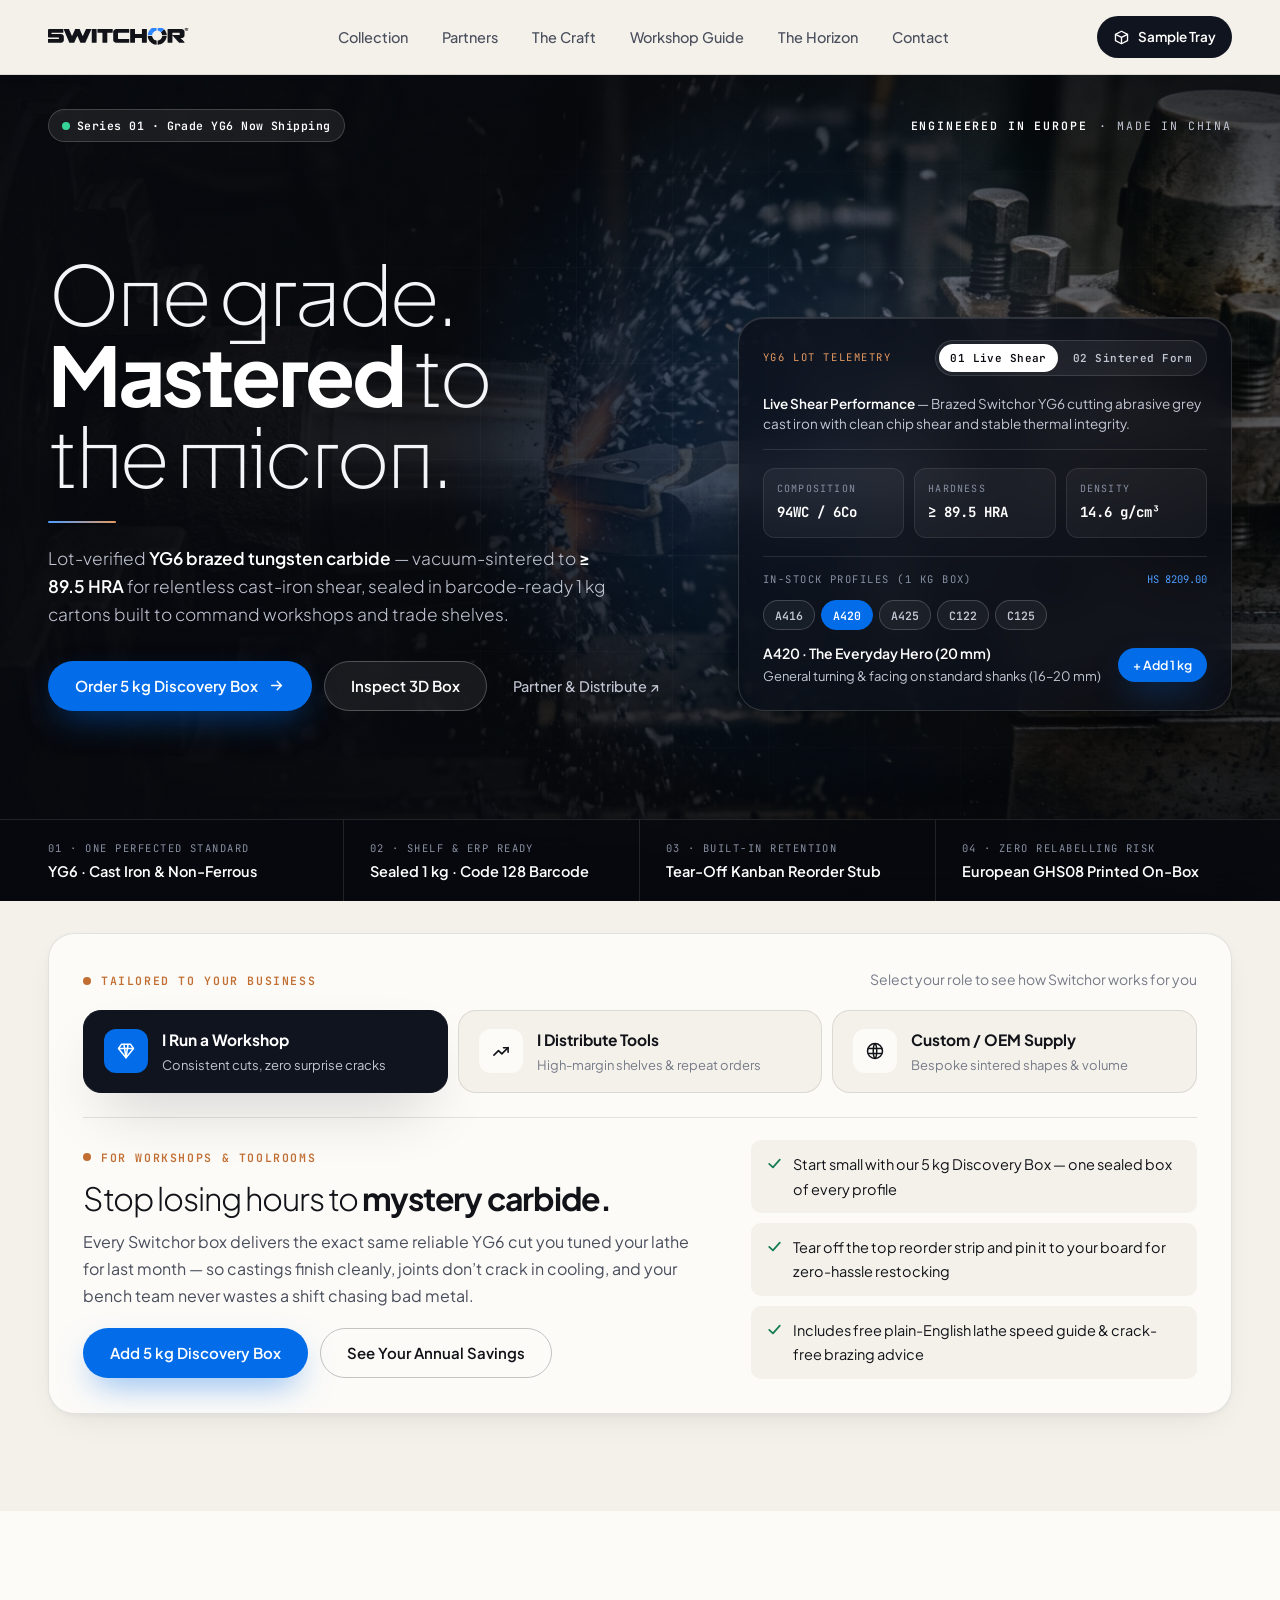
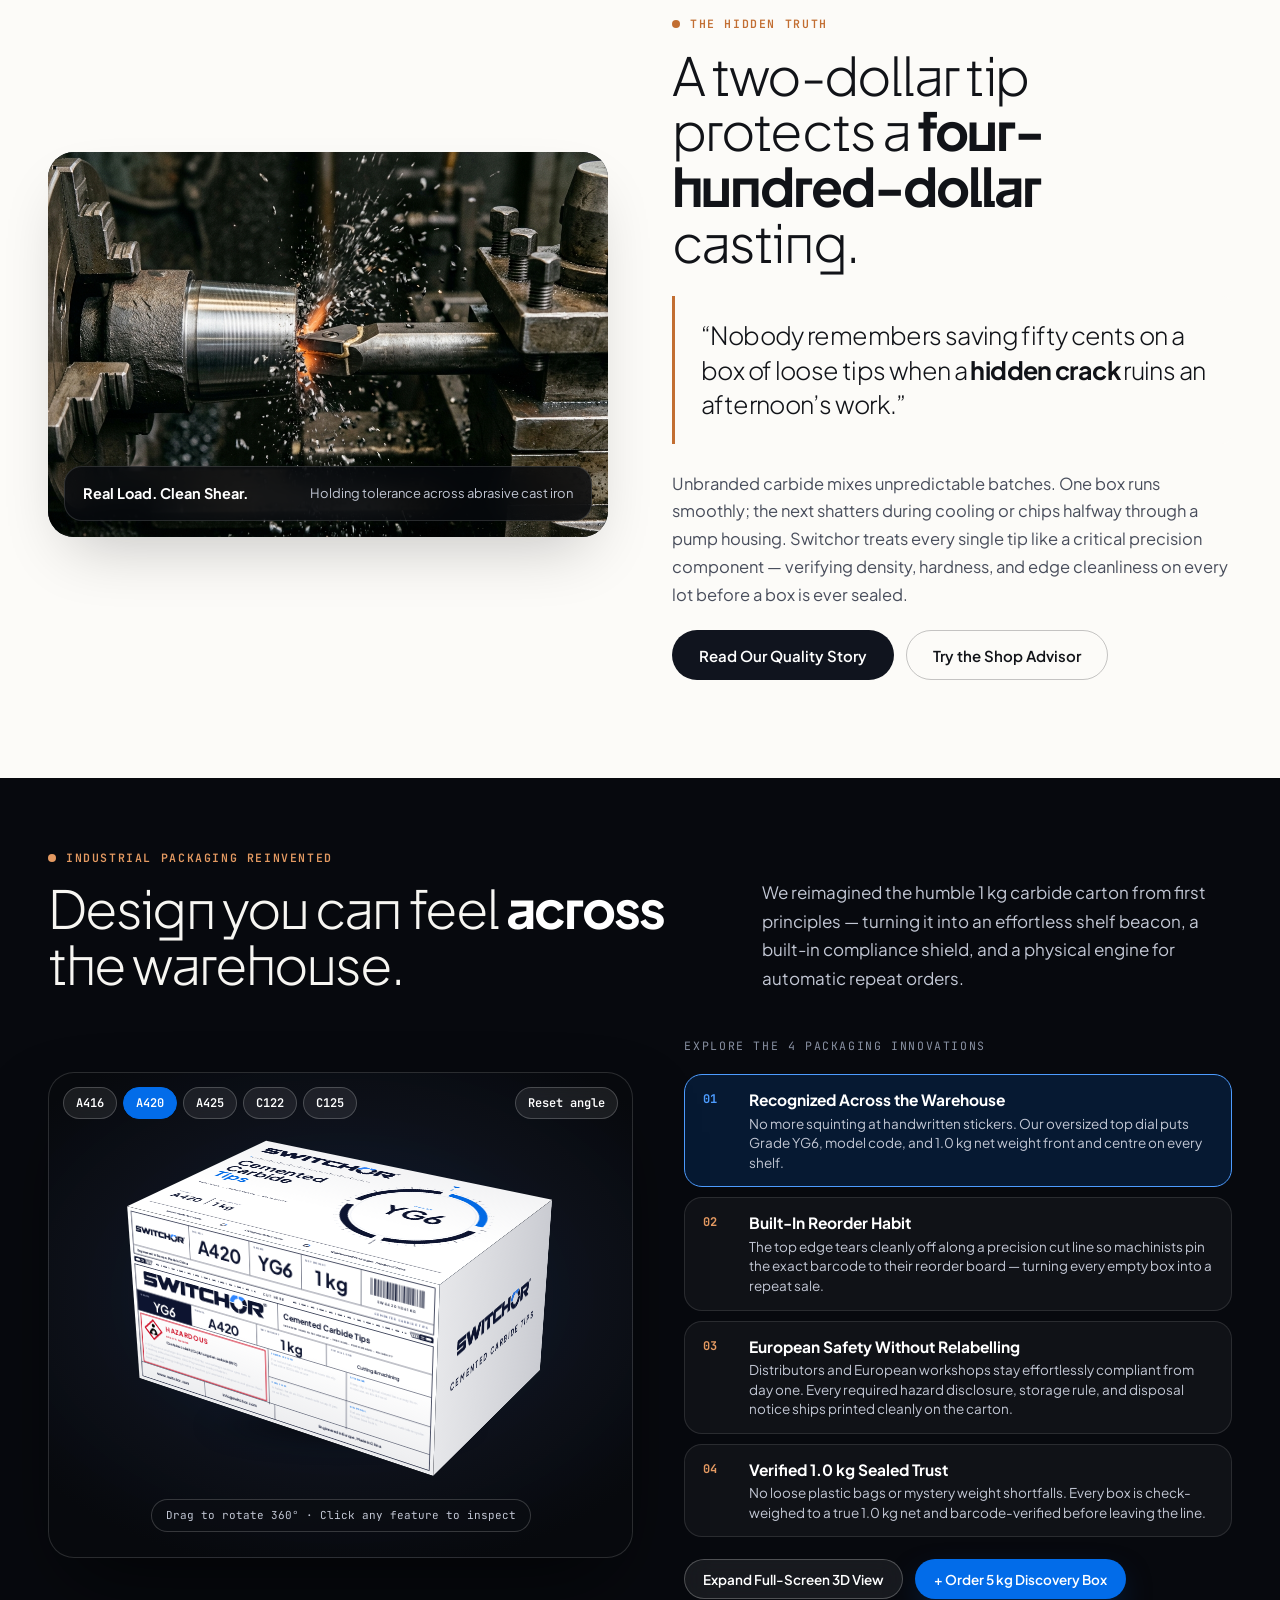
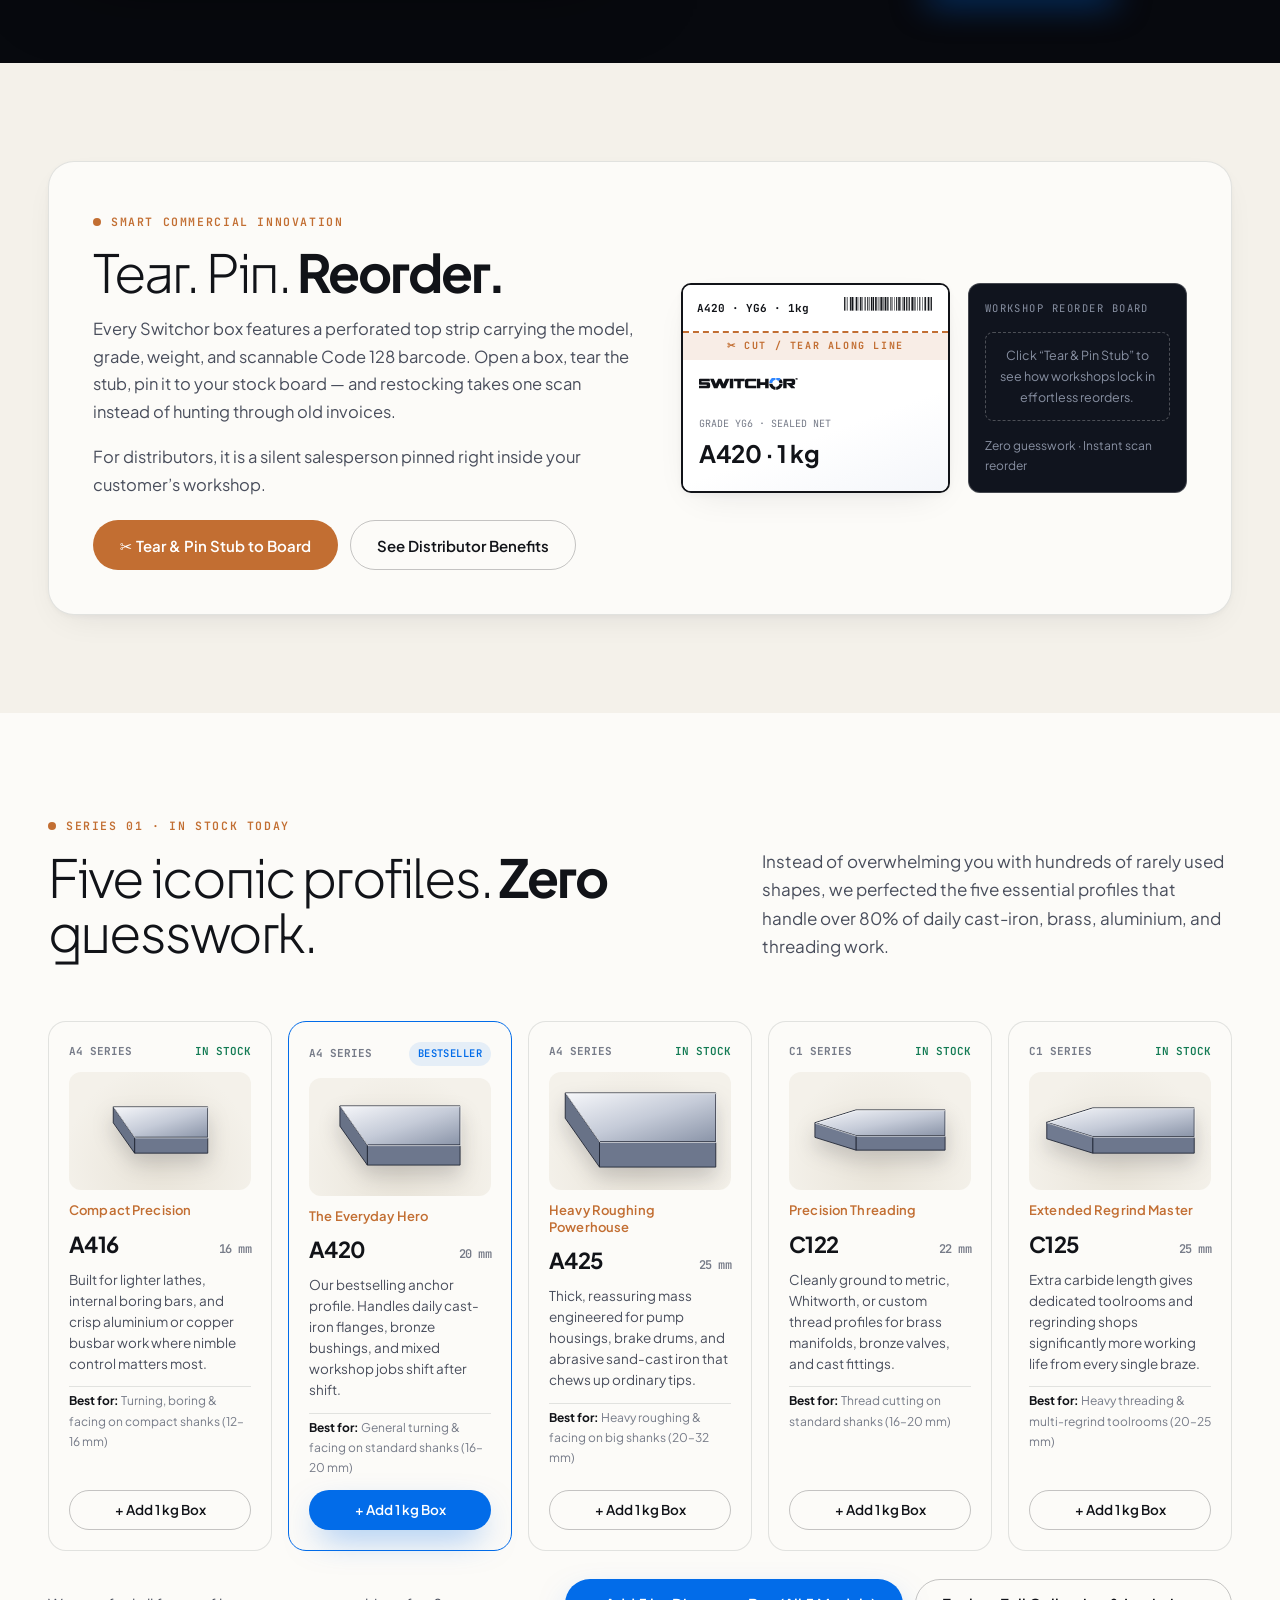
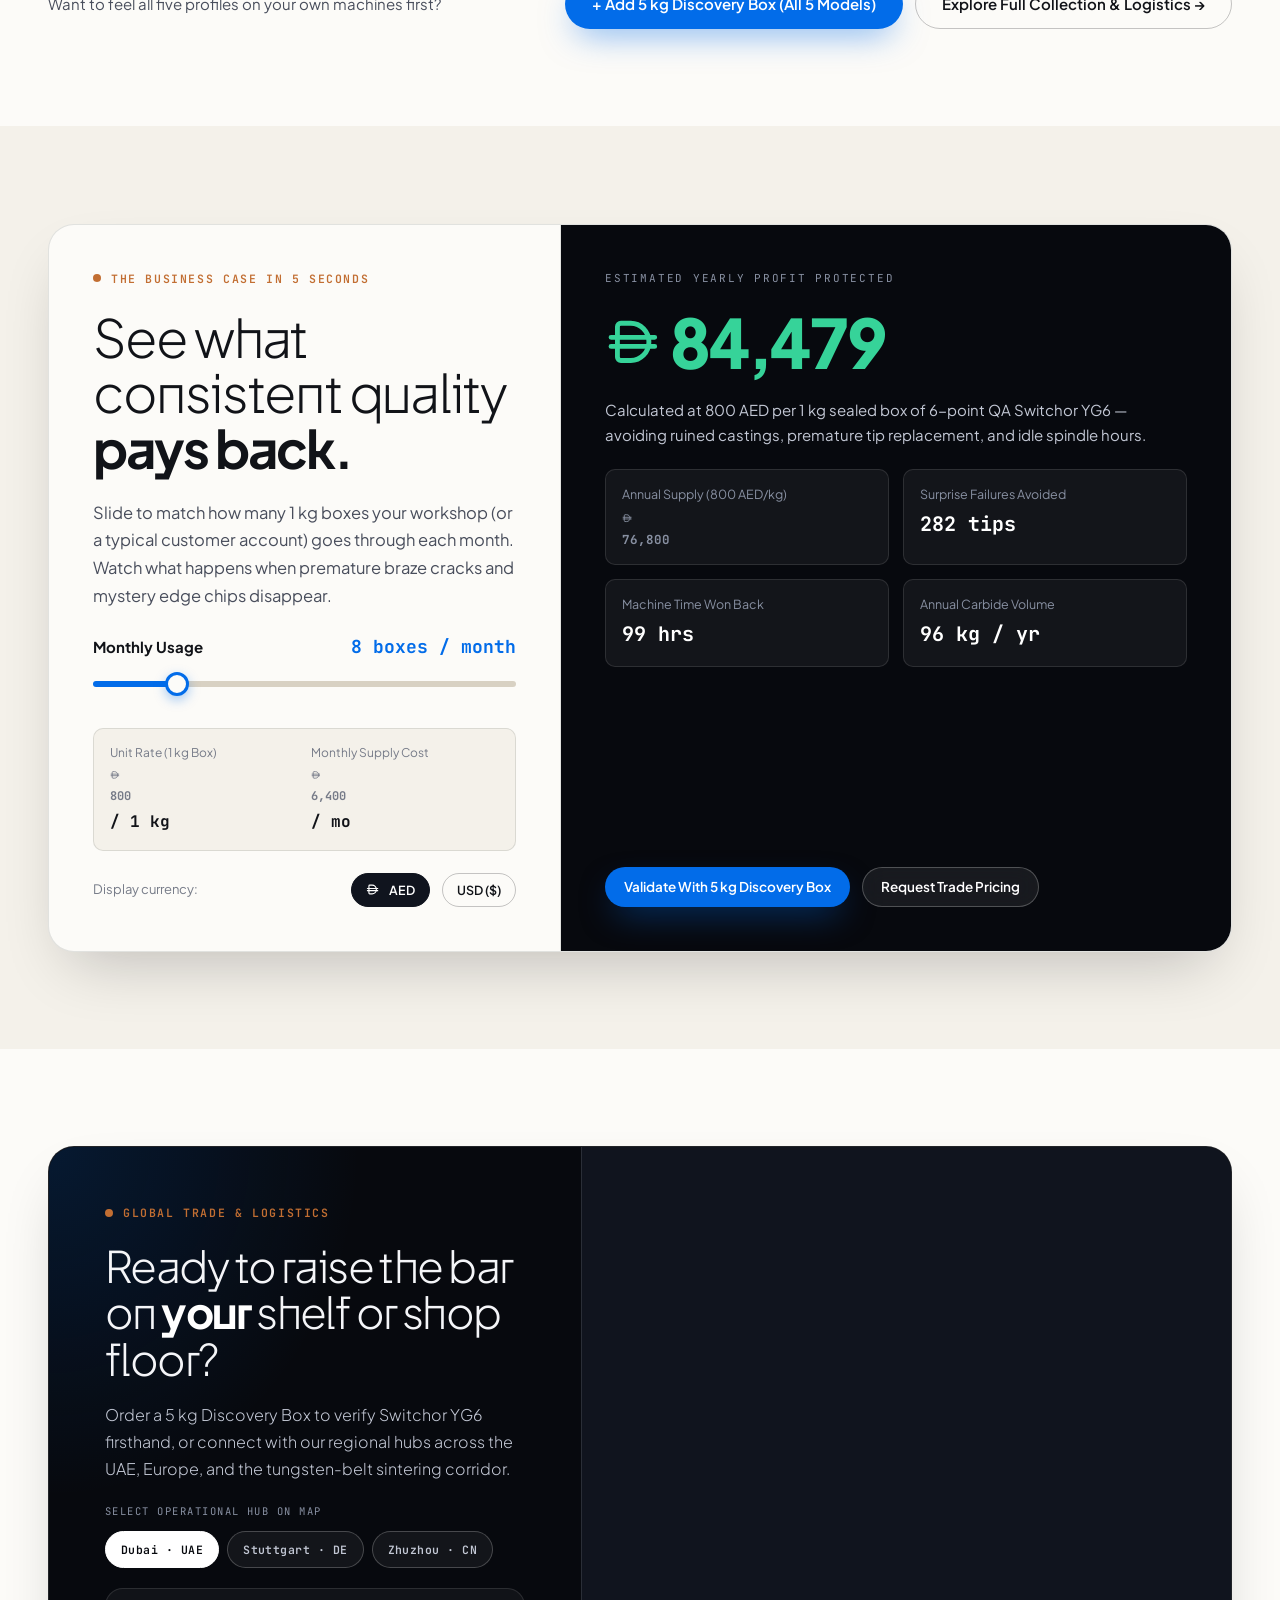
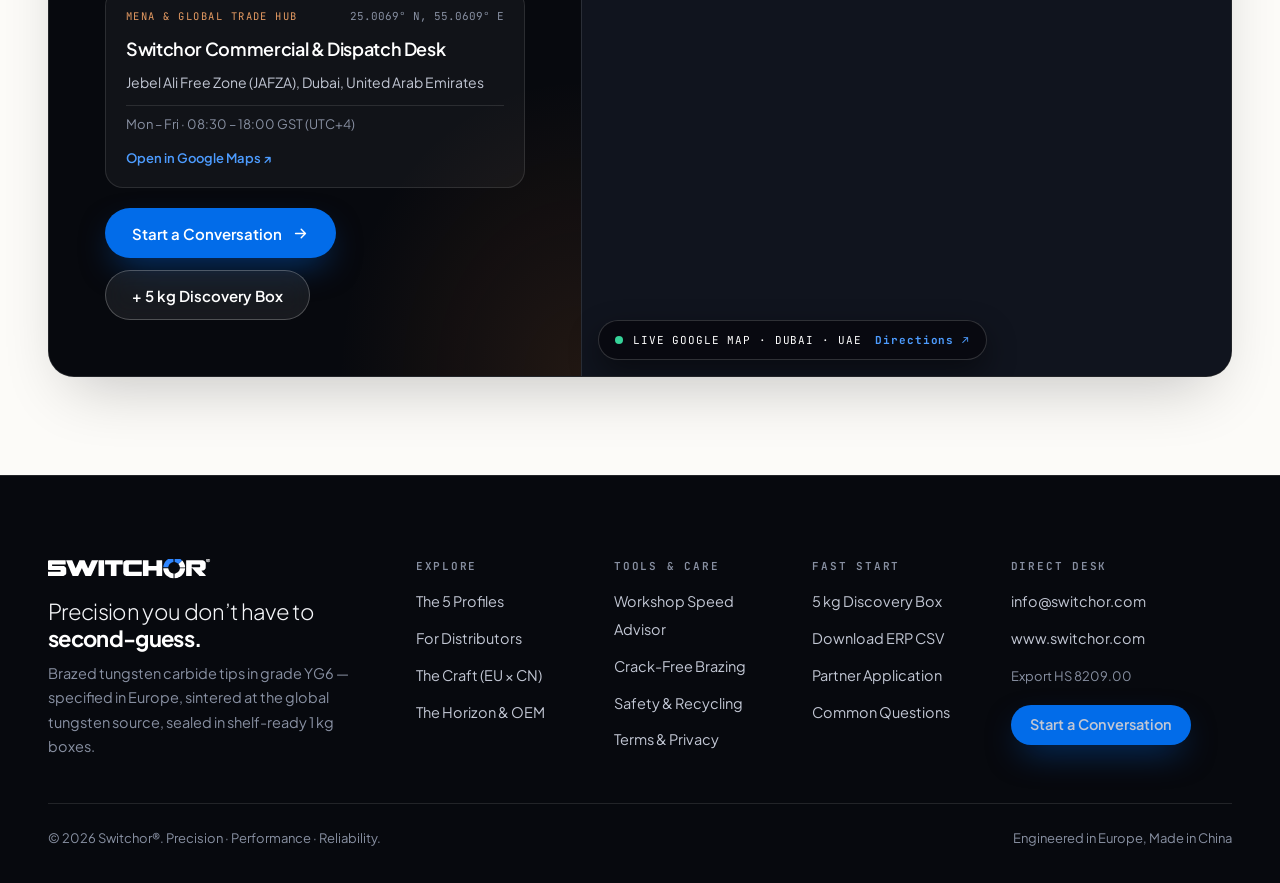
<file: index.html>
<!doctype html>
<html lang="en-GB">
<head>
  <meta charset="utf-8">
  <meta name="viewport" content="width=device-width, initial-scale=1, viewport-fit=cover">
  <title>Switchor | Precision Brazed Carbide, Reimagined for Trust & Growth</title>
  <meta name="description" content="Switchor transforms brazed cemented carbide from an anonymous commodity into a European-specified, shelf-ready brand built for workshops and industrial distributors.">
  <meta name="theme-color" content="#F4F1EA">
  <link rel="icon" href="data:image/svg+xml,%3Csvg%20xmlns%3D%22http%3A//www.w3.org/2000/svg%22%20viewBox%3D%220%200%2024%2024%22%3E%3Cg%20fill%3D%22none%22%20stroke-width%3D%224.4%22%3E%3Cpath%20d%3D%22M12%202.6A9.4%209.4%200%200%201%2021.4%2012%22%20stroke%3D%22%232F86FF%22/%3E%3Cpath%20d%3D%22M21.4%2012A9.4%209.4%200%200%201%2012%2021.4M12%2021.4A9.4%209.4%200%200%201%202.6%2012M2.6%2012A9.4%209.4%200%200%201%2012%202.6%22%20stroke%3D%22%2314171F%22/%3E%3C/g%3E%3Cpath%20d%3D%22M12%200v5M24%2012h-5M12%2024v-5M0%2012h5%22%20stroke%3D%22%23fff%22%20stroke-width%3D%221.6%22/%3E%3C/svg%3E">
  <link rel="preconnect" href="https://fonts.googleapis.com">
  <link rel="preconnect" href="https://fonts.gstatic.com" crossorigin>
  <link rel="stylesheet" href="https://fonts.googleapis.com/css2?family=JetBrains+Mono:wght@400;500;600;700&family=Plus+Jakarta+Sans:wght@200;300;400;500;600;700;800&display=swap">
  <link rel="stylesheet" href="css/editorial.css">
  <link rel="stylesheet" href="css/interactive.css">
</head>
<body>

<svg width="0" height="0" style="position:absolute" aria-hidden="true" focusable="false">
  <defs>
    <symbol id="sw-logo" viewBox="9.7 10.7 960.3 125.2"><path fill="currentColor" fill-rule="evenodd" d="M750.8 134.8C750.2 134.7 749.2 134.5 748.6 134.3C747.9 134.1 746.6 133.9 745.5 133.8C744.4 133.7 742.9 133.4 742.1 133.2C741.4 132.9 740.1 132.6 739.4 132.4C737.4 132.0 733.7 130.6 731.0 129.3C730.5 129.0 729.3 128.5 728.5 128.0C724.6 126.2 720.2 123.5 717.7 121.5C713.6 118.2 712.3 116.9 709.1 113.4C707.6 111.8 707.0 111.0 705.2 108.6C704.7 108.0 704.1 107.2 703.8 106.8C701.3 103.3 699.3 99.3 697.4 93.8C696.3 90.5 695.8 88.4 695.4 86.1C695.2 85.3 695.0 84.1 694.8 83.5C694.6 82.9 694.4 81.5 694.2 80.4L694.0 78.5L694.1 77.9C694.3 77.0 694.5 76.8 694.9 76.6L695.4 76.3L709.3 76.3L723.2 76.2L723.6 76.4C724.2 76.8 724.6 78.0 725.7 82.5C727.4 89.5 731.8 95.8 738.0 100.1C738.9 100.8 740.9 101.9 743.0 103.0C745.0 104.0 749.8 105.4 752.2 105.7C753.4 105.8 753.9 106.1 754.2 106.9L754.4 107.4L754.6 119.7C754.7 133.7 754.7 133.2 754.4 133.8C754.1 134.7 752.9 135.1 750.8 134.8ZM762.3 134.8C761.4 134.6 760.8 134.2 760.6 133.7L760.4 133.2L760.5 122.2C760.5 116.2 760.5 110.4 760.5 109.5L760.5 107.7L760.9 107.1C761.4 106.3 762.1 106.0 763.6 105.8C764.9 105.7 768.1 104.8 769.1 104.3C769.4 104.1 770.3 103.8 771.1 103.6C771.8 103.3 772.9 102.8 773.4 102.5C773.9 102.2 774.7 101.7 775.2 101.5C777.1 100.5 781.6 96.9 783.1 95.1C783.6 94.4 784.5 93.4 785.0 92.8C786.4 91.2 788.1 88.5 788.5 87.4C788.7 86.8 789.1 85.9 789.4 85.3C789.7 84.7 790.0 83.9 790.0 83.5C790.1 83.2 790.3 82.1 790.5 81.1C790.8 80.2 791.0 79.0 791.0 78.6C791.2 77.7 791.6 76.9 792.3 76.5L792.9 76.2L805.9 76.1C813.0 76.0 819.3 75.9 819.9 75.9L821.0 75.9L821.4 76.2C821.7 76.4 822.0 76.8 822.1 77.0L822.3 77.4L822.2 78.9C822.2 79.8 822.0 81.2 821.7 82.3C821.4 83.3 821.0 85.1 820.7 86.2C820.1 88.7 820.0 89.1 818.8 92.5C817.1 97.3 815.1 101.5 813.8 103.5C813.4 104.0 812.6 105.2 812.0 106.1C811.3 107.1 810.1 108.7 809.3 109.6C808.5 110.6 807.7 111.6 807.4 112.0C805.6 114.6 799.7 120.2 795.7 122.8C795.1 123.2 793.8 124.1 792.9 124.7C791.4 125.7 790.5 126.3 788.2 127.5C783.5 130.0 779.8 131.5 776.5 132.2C775.3 132.5 773.8 132.8 773.0 133.1C772.3 133.3 770.8 133.6 769.7 133.7C768.6 133.8 767.4 134.0 767.0 134.2C765.7 134.6 763.2 135.0 762.3 134.8ZM389.3 120.6C388.4 120.5 387.7 120.0 387.5 119.3L387.4 118.7L387.5 103.0C387.5 94.3 387.5 79.9 387.5 71.0L387.5 54.8L387.3 54.4C387.2 54.3 386.9 54.0 386.7 53.9L386.3 53.6L370.7 53.6L355.1 53.6L354.6 53.4C354.2 53.2 353.9 52.9 353.7 52.5L353.4 52.0L353.5 41.1L353.5 30.3L353.7 29.8C353.8 29.5 354.1 29.1 354.3 28.9L354.8 28.6L405.2 28.6L455.7 28.6L456.1 28.9C456.3 29.0 456.6 29.4 456.7 29.7L457.0 30.2L457.0 41.0L457.0 51.9L456.8 52.4C456.7 52.7 456.3 53.1 456.1 53.2L455.5 53.5L452.6 53.5C451.0 53.4 449.3 53.4 448.9 53.4C448.4 53.4 442.1 53.5 434.9 53.5C427.6 53.6 421.5 53.7 421.3 53.7C421.1 53.8 420.8 54.0 420.7 54.2L420.4 54.7L420.4 86.9L420.4 119.2L420.1 119.7C419.9 119.9 419.5 120.3 419.2 120.4L418.6 120.6L404.3 120.7C396.5 120.7 389.7 120.7 389.3 120.6ZM521.6 120.6L477.2 120.5L475.9 120.2C475.2 120.1 474.1 119.7 473.4 119.4C472.7 119.1 471.9 118.7 471.6 118.6C471.0 118.4 468.9 117.2 467.5 116.1C466.2 115.1 464.1 112.7 463.1 111.1C462.1 109.3 462.0 109.0 461.0 105.5L460.3 102.8L460.3 75.2L460.3 47.5L460.5 46.0C461.1 42.6 461.9 40.5 463.5 38.2L464.6 36.5L466.0 35.2C467.9 33.4 469.1 32.5 471.1 31.4L472.8 30.4L474.4 29.9C475.3 29.7 476.8 29.3 477.7 29.1L479.3 28.6L523.2 28.6L567.0 28.6L567.5 28.8C567.9 28.9 568.5 29.6 568.7 30.0C568.8 30.2 568.8 35.2 568.8 41.1L568.8 51.9L568.5 52.4C568.4 52.7 568.0 53.0 567.7 53.2L567.2 53.5L532.2 53.6L497.2 53.6L496.5 53.8C494.9 54.2 493.2 55.7 492.7 57.1L492.5 57.7L492.6 64.0C492.7 67.4 492.8 75.1 492.8 81.1L492.7 92.1L493.0 92.6C493.5 93.6 494.8 95.0 495.5 95.3L496.2 95.6L531.5 95.6L566.9 95.6L567.5 95.8C567.9 96.0 568.3 96.2 568.5 96.5L568.8 96.9L568.8 108.2L568.8 119.4L568.6 119.8C568.3 120.3 567.6 120.6 566.6 120.6C566.3 120.7 546.1 120.7 521.6 120.6ZM11.4 120.3C11.2 120.1 10.9 119.7 10.8 119.4C10.8 119.1 10.7 113.9 10.8 107.8L10.9 96.6L11.3 96.2L11.8 95.7L51.6 95.7L91.4 95.6L92.1 95.3C92.5 95.1 93.0 94.7 93.3 94.3L93.7 93.7L93.8 91.5L93.8 89.3L93.5 88.5C93.1 87.7 92.4 87.1 91.4 86.6L90.8 86.3L67.8 86.3C55.2 86.4 40.9 86.4 36.1 86.4L27.4 86.4L24.5 85.5L21.5 84.6L20.1 83.7C18.2 82.6 15.8 80.6 14.5 79.1L13.4 77.9L12.4 75.8C11.9 74.6 11.3 73.1 11.1 72.2L10.7 70.7L10.7 57.7L10.8 44.7L11.1 43.4C12.2 39.0 15.1 34.8 18.3 32.7C21.5 30.6 23.1 29.9 26.7 29.0L28.4 28.6L75.0 28.6L121.7 28.6L122.2 29.1C122.4 29.3 122.7 29.9 122.8 30.2C122.9 30.6 122.9 35.6 122.9 41.3L122.9 51.7L122.6 52.4L122.3 53.1L121.8 53.4L121.2 53.7L83.5 53.6L45.7 53.5L45.0 53.8C44.0 54.1 43.4 54.6 43.1 55.4L42.8 56.0L42.8 57.7L42.8 59.4L43.1 60.0C43.5 60.8 44.2 61.5 45.0 62.0L45.6 62.3L77.3 62.3L109.0 62.4L110.7 62.9C111.6 63.2 113.0 63.6 113.8 63.9L115.2 64.3L117.1 65.4C119.4 66.8 121.1 68.4 122.9 70.7L124.2 72.4L124.8 73.8C126.1 76.8 126.3 78.5 126.3 93.3L126.3 104.1L126.0 106.0L125.8 107.9L124.8 109.7C123.0 113.3 121.6 114.9 117.9 117.3C115.4 119.0 113.0 120.0 110.2 120.4L108.5 120.6L60.2 120.6L11.8 120.6L11.4 120.3ZM163.5 120.3C162.7 119.9 162.5 119.7 162.0 118.1C161.7 117.3 161.2 116.1 160.9 115.5C160.6 114.8 160.1 113.6 159.9 112.8C159.6 112.0 159.2 110.9 158.9 110.3C158.6 109.7 158.2 108.9 158.1 108.5C157.9 107.9 157.2 106.3 155.1 101.5C153.9 98.8 152.5 95.4 150.8 91.0C150.4 90.1 149.9 88.9 149.6 88.3C149.3 87.7 148.9 86.5 148.6 85.6C148.2 84.7 147.8 83.7 147.7 83.4C147.5 83.0 147.1 82.1 146.9 81.4C146.6 80.6 146.2 79.6 145.9 79.0C145.6 78.4 145.2 77.3 145.0 76.7C144.8 76.1 144.3 74.8 143.8 73.9C143.4 73.0 142.9 71.8 142.7 71.4C142.5 70.9 142.2 70.3 142.0 70.0C141.8 69.6 141.4 68.7 141.1 68.0C140.8 67.2 140.4 66.1 140.1 65.6C139.9 65.1 139.4 64.0 139.1 63.2C138.8 62.4 138.4 61.4 138.2 61.0C138.0 60.7 137.6 59.7 137.4 59.0C137.1 58.2 136.7 57.2 136.5 56.7C136.1 55.9 135.4 54.1 133.8 49.9C133.5 49.0 132.9 47.7 132.6 47.2C132.3 46.6 131.9 45.6 131.7 44.9C131.4 44.2 131.0 43.1 130.6 42.4C130.3 41.6 129.8 40.6 129.6 40.0C129.4 39.4 129.0 38.5 128.8 38.0C128.5 37.5 128.2 36.5 128.0 35.9C127.8 35.2 127.2 34.0 126.8 33.0L125.9 31.4L125.8 30.4L125.7 29.5L126.1 29.1L126.5 28.6L143.3 28.6L160.1 28.6L160.5 28.8C161.2 29.2 161.6 29.7 162.1 30.9C162.3 31.5 162.7 32.4 163.0 32.9C163.2 33.4 163.7 34.4 163.9 35.1C164.2 35.9 164.6 36.9 164.8 37.4C165.1 37.9 165.4 38.8 165.6 39.4C165.8 40.0 166.4 41.3 166.8 42.1C167.2 43.0 167.6 43.9 167.7 44.1C167.8 44.4 168.1 45.2 168.5 46.0C168.9 46.7 169.4 47.9 169.7 48.6C169.9 49.2 170.3 50.2 170.6 50.7C170.9 51.3 171.2 52.1 171.4 52.6C171.5 53.1 171.9 54.0 172.2 54.6C172.5 55.2 172.9 56.3 173.2 57.1C173.5 57.9 173.8 58.9 174.0 59.3C174.3 59.7 174.7 60.8 175.1 61.8C175.5 62.7 176.0 63.8 176.2 64.2C176.4 64.6 176.8 65.4 177.0 66.1C177.3 66.8 177.7 67.9 178.1 68.5C178.4 69.2 178.8 70.2 179.0 70.8C179.6 72.4 180.4 74.3 180.8 74.9L181.1 75.5L181.5 75.5C182.0 75.5 182.6 74.9 182.9 74.0C183.3 72.7 184.8 69.2 185.1 68.7C185.3 68.4 185.8 67.4 186.2 66.4C186.6 65.4 187.1 64.3 187.3 64.0C187.5 63.6 187.9 62.8 188.1 62.2C188.4 61.5 188.9 60.5 189.1 59.9C189.4 59.3 189.8 58.5 190.0 58.0C190.2 57.5 190.6 56.6 190.9 56.0C191.2 55.4 191.7 54.4 191.9 53.7C192.1 53.1 192.6 52.1 192.9 51.6C193.2 51.1 193.7 50.0 194.0 49.2C194.2 48.4 194.7 47.4 194.9 47.1C195.1 46.7 195.5 45.9 195.8 45.2C196.1 44.4 196.6 43.3 197.0 42.6C197.3 41.9 197.8 40.8 198.0 40.2C198.6 38.7 200.2 34.9 200.5 34.3C200.7 34.0 201.1 33.1 201.4 32.2C202.2 30.4 203.0 29.2 203.6 28.9L204.2 28.6L218.3 28.6L232.3 28.6L232.9 28.9L233.4 29.2L234.0 30.4C234.3 31.0 234.9 32.3 235.3 33.1C235.7 34.0 236.3 35.3 236.6 36.0C237.0 36.8 237.5 38.0 237.8 38.7C238.0 39.4 238.8 41.2 239.4 42.7C240.0 44.2 240.8 46.2 241.2 47.2C241.6 48.2 242.1 49.4 242.3 49.8C242.5 50.2 242.8 51.1 243.1 51.7C243.3 52.3 243.8 53.3 244.1 54.0C244.5 54.6 244.9 55.5 245.1 56.0C245.3 56.5 245.7 57.5 246.1 58.2C246.4 58.9 246.8 59.7 246.9 60.0C246.9 60.2 247.4 61.2 247.8 62.1C249.0 64.7 249.7 66.5 250.5 68.5C250.9 69.5 251.5 70.8 251.8 71.3C252.1 71.8 252.5 72.8 252.7 73.5C253.2 74.9 253.7 75.6 254.3 75.6C254.7 75.6 255.4 74.9 255.6 74.3C255.7 74.1 255.9 73.5 256.0 73.1C256.2 72.7 256.6 71.8 257.0 71.2C257.4 70.6 257.9 69.6 258.0 69.0C258.2 68.5 258.6 67.5 258.9 66.9C259.2 66.2 259.6 65.1 259.9 64.4C260.1 63.8 260.6 62.8 260.9 62.2C261.2 61.7 261.5 60.8 261.7 60.3C262.0 59.5 262.6 58.0 265.0 53.2C266.4 50.1 266.8 49.2 267.5 47.4C268.2 45.8 269.3 43.2 271.9 37.8C272.2 37.1 272.7 35.9 273.0 35.1C273.3 34.3 273.7 33.2 274.0 32.6C274.4 32.0 274.8 31.0 275.1 30.4L275.6 29.3L276.3 29.0L277.1 28.6L294.3 28.6L311.6 28.6L312.0 29.0L312.5 29.4L312.5 30.1C312.5 30.4 312.3 31.1 312.1 31.5C311.9 31.9 311.5 32.5 311.3 32.9C310.8 33.9 309.3 37.1 309.2 37.6C309.1 37.9 308.7 38.8 308.2 39.7C307.7 40.6 307.2 41.8 307.0 42.3C306.9 42.8 306.6 43.6 306.3 44.0C306.1 44.5 305.6 45.5 305.3 46.4C304.1 49.3 303.4 50.7 302.5 52.5C300.7 56.3 298.4 61.2 297.9 62.5C297.7 63.2 297.2 64.4 296.8 65.1C296.5 65.8 296.0 66.8 295.9 67.3C295.6 68.2 294.9 69.5 293.3 72.8C292.8 73.7 292.3 74.9 292.1 75.4C291.9 75.9 291.6 76.7 291.3 77.2C291.0 77.7 290.6 78.6 290.4 79.2C290.1 79.8 289.7 80.9 289.3 81.6C289.0 82.3 288.6 83.1 288.5 83.3C288.5 83.5 288.1 84.5 287.6 85.4C287.2 86.3 286.7 87.3 286.6 87.7C286.5 88.1 286.0 89.1 285.6 90.0C285.2 90.8 284.3 92.6 283.8 93.8C283.2 95.0 282.4 96.9 281.9 97.9C281.4 98.9 281.0 99.8 281.0 99.9C281.0 99.9 280.6 100.7 280.2 101.5C279.4 103.1 278.6 104.9 277.5 107.8C277.1 108.7 276.6 109.9 276.3 110.4C276.0 110.9 275.5 112.0 275.2 112.8C274.1 115.7 272.4 119.2 271.9 119.8C271.6 120.1 271.1 120.4 270.8 120.5L270.2 120.6L254.3 120.6L238.4 120.5L238.0 120.0C237.7 119.7 237.3 119.1 237.1 118.5C237.0 118.0 236.7 117.3 236.5 117.1C236.4 116.8 236.0 115.9 235.7 115.0C235.4 114.1 234.8 112.9 234.5 112.4C234.2 111.8 233.8 110.9 233.6 110.3C233.3 109.7 233.0 108.8 232.7 108.3C232.5 107.8 232.0 106.7 231.7 105.8C231.4 105.0 230.9 103.9 230.7 103.6C230.5 103.2 230.1 102.3 229.8 101.5C229.5 100.8 229.0 99.8 228.8 99.3C228.5 98.9 228.1 97.9 227.9 97.3C227.6 96.6 227.2 95.6 226.9 95.1C226.6 94.5 226.2 93.5 226.0 92.8C225.8 92.1 225.3 91.0 224.9 90.4C224.6 89.8 224.1 88.8 223.9 88.2C223.7 87.6 223.3 86.6 223.1 86.2C222.8 85.7 222.4 84.8 222.2 84.3C222.0 83.7 221.6 82.8 221.4 82.3C220.8 81.2 219.6 78.3 219.0 76.8C218.6 75.6 218.2 75.1 217.7 75.1C217.1 75.1 216.7 75.8 214.9 80.2C214.7 80.7 214.3 81.6 214.0 82.2C213.6 82.8 213.1 83.9 212.9 84.5C212.7 85.1 212.3 86.0 212.0 86.5C211.7 87.0 211.3 87.9 211.0 88.5C210.8 89.2 210.4 90.1 210.1 90.5C209.9 91.0 209.3 92.1 209.0 93.0C207.8 95.9 206.9 97.7 205.2 101.2C204.3 103.1 203.3 105.1 203.1 105.7C202.9 106.2 202.5 107.1 202.2 107.7C201.9 108.4 201.6 109.1 201.5 109.3C201.5 109.5 201.1 110.3 200.8 111.0C200.4 111.8 199.8 113.0 199.5 113.9C197.0 119.6 196.8 119.9 195.7 120.4L195.1 120.6L179.7 120.6L164.2 120.6L163.5 120.3ZM316.5 120.4C316.2 120.4 315.8 120.1 315.6 119.9L315.2 119.4L315.2 74.8L315.2 30.2L315.5 29.7C315.7 29.4 316.0 29.0 316.2 28.8L316.7 28.5L331.6 28.6L346.5 28.6L346.9 28.9C347.2 29.0 347.5 29.4 347.7 29.7L348.0 30.2L348.1 74.7L348.1 119.1L347.9 119.6C347.7 119.9 347.4 120.2 347.1 120.3L346.5 120.6L331.8 120.6C323.7 120.6 316.8 120.5 316.5 120.4ZM576.3 120.4C576.0 120.3 575.6 120.0 575.4 119.8L575.1 119.3L575.1 74.7L575.1 30.0L575.3 29.5C575.5 29.2 575.8 28.9 576.1 28.8L576.5 28.6L591.6 28.6L606.7 28.5L607.2 28.9C607.6 29.1 607.8 29.5 607.9 29.8C608.0 30.1 608.0 37.3 607.9 45.9L607.8 61.4L608.1 61.8C608.3 62.0 608.7 62.3 609.0 62.4L609.5 62.6L631.5 62.5L653.4 62.5L653.8 62.3C654.0 62.2 654.2 61.9 654.4 61.6L654.7 61.1L654.6 45.7L654.6 30.4L654.9 29.8C655.1 29.5 655.4 29.1 655.6 28.9L656.1 28.6L671.3 28.6L686.6 28.6L687.0 28.9C687.3 29.0 687.6 29.3 687.7 29.6L688.0 30.0L688.0 74.5L688.0 119.1L687.7 119.5C687.6 119.7 687.2 120.1 687.0 120.2L686.6 120.5L671.4 120.6L656.3 120.6L655.7 120.4C655.4 120.2 655.0 119.9 654.9 119.6L654.6 119.1L654.6 104.2L654.6 89.3L654.4 89.0C654.3 88.8 654.1 88.6 653.9 88.5L653.6 88.3L631.7 88.3L609.9 88.3L609.2 88.5C608.9 88.6 608.5 88.8 608.3 89.0L608.1 89.3L608.0 104.4L607.9 119.5L607.7 119.8C607.5 120.0 607.2 120.3 606.9 120.4L606.5 120.6L591.7 120.6L576.9 120.6L576.3 120.4ZM829.3 120.3C829.0 120.2 828.6 119.9 828.5 119.6L828.3 119.2L828.3 74.6L828.4 30.0L828.7 29.5C828.9 29.3 829.3 28.9 829.5 28.8L829.9 28.6L876.8 28.6L923.7 28.6L925.5 29.0C930.9 30.3 935.6 32.8 938.2 35.7C940.3 38.0 942.0 41.3 942.9 44.4L943.1 45.2L943.1 58.8C943.1 66.3 943.1 72.8 943.0 73.3C942.9 73.8 942.4 75.2 942.0 76.4L941.1 78.6L940.0 80.4C938.5 82.6 937.1 84.0 935.2 85.3C933.4 86.6 929.8 88.3 928.2 88.7C926.1 89.2 922.7 89.5 920.3 89.5L917.9 89.5L917.8 89.8C917.4 90.4 917.8 91.2 919.3 92.4C919.9 92.9 921.0 93.9 921.7 94.7C922.4 95.5 924.1 97.3 925.4 98.6C926.7 99.9 928.8 102.1 930.0 103.4C931.2 104.7 934.5 108.2 937.4 111.1C940.2 114.1 942.7 116.8 942.9 117.2L943.3 117.9L943.2 118.6C943.1 119.5 942.7 120.2 941.9 120.4L941.2 120.6L923.9 120.6L906.6 120.6L906.1 120.4C905.9 120.2 904.7 119.1 903.4 117.8C898.7 112.6 896.7 110.5 895.5 109.4C894.9 108.7 893.6 107.4 892.7 106.4C891.8 105.4 890.6 104.1 890.0 103.5C889.5 102.9 888.7 102.0 888.3 101.5C887.9 101.1 886.2 99.2 884.6 97.5C882.9 95.7 880.9 93.6 880.1 92.7C879.4 91.9 877.7 90.1 876.5 88.8C869.7 81.6 866.0 77.6 864.8 76.1C864.2 75.4 863.4 74.4 862.9 73.9L862.1 73.1L861.7 73.2L861.2 73.2L861.0 73.7L860.8 74.2L860.9 75.4L861.1 76.7L861.1 98.0L861.0 119.2L860.8 119.6C860.7 119.8 860.4 120.1 860.1 120.3L859.5 120.6L844.7 120.6L829.9 120.6L829.3 120.3ZM816.2 70.8C815.1 70.7 809.4 70.6 803.5 70.6L792.9 70.5L792.4 70.3C792.1 70.2 791.8 69.8 791.6 69.6L791.3 69.2L791.0 67.7C790.7 65.3 789.8 62.2 789.2 60.8C788.9 60.1 788.4 59.1 788.2 58.5C787.8 57.5 786.1 54.7 784.8 53.1C783.9 52.0 783.5 51.1 783.5 50.5L783.5 50.0L784.0 49.6C784.2 49.3 784.6 49.1 784.6 49.1C784.7 49.1 785.6 48.4 786.5 47.5C787.4 46.6 788.5 45.6 788.9 45.3C790.6 43.8 798.3 36.6 799.7 35.0C800.2 34.5 801.1 33.6 801.7 33.1C802.3 32.6 803.0 31.9 803.2 31.6C803.4 31.2 803.8 30.9 804.1 30.8L804.5 30.6L805.2 30.9L805.9 31.1L806.8 32.1C808.8 34.3 811.9 38.3 812.8 40.0C813.0 40.4 813.4 41.1 813.8 41.5C814.1 42.0 814.7 43.1 815.2 44.0C815.7 45.0 816.2 45.9 816.3 46.2C816.9 47.2 818.2 50.3 818.7 51.8C819.0 52.7 819.4 53.8 819.7 54.3C820.1 55.3 820.3 56.2 821.5 61.5C822.8 67.8 822.8 69.9 821.3 70.7L820.7 71.0L819.5 70.9C818.8 70.9 817.3 70.8 816.2 70.8ZM886.0 69.5L906.9 69.5L907.6 69.2L908.3 68.9L909.1 68.0C909.5 67.6 910.0 66.9 910.2 66.6L910.5 66.0L910.5 61.5C910.5 58.8 910.4 56.8 910.3 56.4C910.1 55.7 909.0 54.5 908.1 53.9L907.6 53.6L885.0 53.6L862.4 53.6L862.0 53.9C861.7 54.0 861.4 54.4 861.3 54.7L861.0 55.2L861.1 56.4C861.1 57.0 861.2 57.7 861.2 57.9C861.2 58.1 861.1 60.5 861.0 63.3L860.9 68.4L861.3 68.8C861.5 69.1 862.0 69.4 862.4 69.5L863.0 69.8L864.1 69.7C864.7 69.6 874.6 69.6 886.0 69.5ZM954.1 39.7C952.8 39.3 950.0 37.8 949.0 36.9C947.0 35.1 945.5 32.9 945.0 31.0L944.7 29.9L944.7 28.0C944.7 25.7 944.9 24.8 945.8 22.8L946.5 21.4L948.4 19.4L950.4 17.5L952.0 16.7C954.1 15.7 954.7 15.6 957.0 15.5L958.9 15.5L960.2 16.2C961.0 16.5 961.7 16.8 961.8 16.8C962.8 16.8 965.0 18.5 966.6 20.4L967.6 21.6L968.4 23.9L969.2 26.2L969.1 28.2L969.0 30.2L968.4 31.9C967.6 34.0 967.0 34.8 965.5 36.3L964.2 37.5L962.8 38.1C962.0 38.5 960.9 39.1 960.4 39.3L959.4 39.8L957.2 39.9L955.0 40.0L954.1 39.7ZM958.6 36.4C960.1 36.0 960.8 35.6 961.3 34.9C961.6 34.6 961.8 34.3 961.8 34.2C961.8 34.2 961.4 34.1 961.0 34.0C959.7 33.9 958.8 33.1 958.4 31.8C957.9 30.5 957.3 30.0 956.3 30.0C955.3 30.0 955.0 30.4 955.1 31.9C955.2 33.6 953.7 34.6 952.7 33.5C952.0 32.8 951.9 32.1 951.9 27.7L951.9 23.7L952.3 22.9C952.5 22.5 952.8 22.0 953.1 21.7L953.6 21.3L954.9 21.1C955.7 21.0 956.9 20.9 957.5 21.0L958.8 21.1L959.5 21.5C961.4 22.6 962.3 23.8 962.3 25.3C962.3 26.3 962.0 27.0 961.0 27.9C960.3 28.6 960.2 28.9 960.3 29.6C960.3 29.8 960.6 30.2 961.0 30.5C961.8 31.4 962.0 31.9 962.0 33.1L962.0 34.1L962.2 34.1C963.1 34.1 964.3 33.0 965.1 31.3L965.7 30.1L965.7 28.5C966.0 24.6 964.6 22.0 961.6 20.1C960.0 19.1 959.3 18.9 956.9 18.9C954.1 18.9 953.9 18.9 952.0 20.4C949.6 22.2 949.0 23.0 948.4 25.5C947.8 28.1 947.9 29.2 948.8 31.5L949.3 32.8L950.3 33.7C951.7 35.1 953.0 35.9 954.6 36.5C955.3 36.7 957.5 36.6 958.6 36.4ZM958.2 26.3C958.5 26.2 958.8 25.9 958.9 25.7L959.1 25.3L958.8 24.8L958.6 24.2L957.9 23.9C956.6 23.4 955.6 23.6 955.2 24.7C954.9 25.4 955.0 25.7 955.6 26.2L956.0 26.6L956.8 26.6C957.3 26.6 957.9 26.5 958.2 26.3Z"/><path style="fill:var(--logo-accent,#2F86FF)" fill-rule="evenodd" d="M696.8 70.1C695.8 69.9 695.2 69.5 694.9 68.9L694.6 68.4L694.7 66.1L694.8 63.9L695.1 62.6C695.3 61.9 695.7 60.3 696.0 59.0C696.3 57.6 696.9 55.8 697.3 54.9C697.6 53.9 698.1 52.7 698.2 52.0C698.5 50.4 698.7 49.9 700.7 46.0C702.5 42.6 703.7 40.4 704.6 39.4C704.8 39.1 705.3 38.4 705.6 37.8C706.0 37.2 706.8 36.0 707.4 35.3C708.0 34.5 709.0 33.3 709.5 32.6C711.2 30.3 716.8 25.4 720.8 22.6C723.8 20.6 725.2 19.7 726.1 19.2C726.6 19.0 727.5 18.4 728.1 18.0C729.6 17.1 730.3 16.7 732.0 16.3C732.8 16.1 734.2 15.6 735.3 15.1C736.3 14.7 737.8 14.2 738.5 14.0C739.1 13.9 740.7 13.4 742.0 13.0C744.4 12.3 745.4 12.1 749.3 11.8L751.9 11.6L752.7 11.9L753.5 12.3L753.7 12.8L753.9 13.4L754.0 25.9L754.0 38.4L753.7 38.9C753.1 39.6 752.5 39.9 750.8 40.2C749.9 40.3 748.5 40.7 747.6 41.0C746.8 41.3 745.5 41.8 744.9 41.9C743.6 42.3 742.0 43.1 741.2 43.7C740.9 43.9 740.2 44.3 739.7 44.7C739.1 45.0 738.1 45.7 737.6 46.2C737.0 46.6 735.9 47.5 735.2 48.0C730.8 51.4 727.8 55.7 725.4 62.1L724.8 63.7L724.5 65.7C724.4 66.8 724.2 67.9 724.2 68.2C724.0 68.9 723.4 69.6 722.4 69.9L721.5 70.2L709.5 70.2C702.9 70.2 697.2 70.2 696.8 70.1ZM782.0 49.1C781.6 48.9 781.0 48.4 780.5 48.0C777.3 45.3 772.7 42.7 769.8 42.0C769.4 41.8 768.4 41.5 767.6 41.1L766.2 40.5L764.6 40.2C762.8 39.9 762.2 39.6 761.7 38.8L761.4 38.2L761.3 36.2C761.3 35.1 761.2 29.5 761.2 23.8L761.2 13.4L761.4 12.9C761.9 11.8 763.4 11.5 767.1 11.8C771.1 12.1 771.9 12.2 774.5 13.0C775.8 13.4 777.3 13.8 777.9 13.9C779.2 14.2 780.4 14.6 781.3 15.1C781.8 15.3 783.1 15.8 784.2 16.2C785.4 16.6 786.5 17.1 786.8 17.3C787.1 17.4 788.2 18.0 789.2 18.6C792.9 20.6 795.8 22.6 799.7 25.9C802.1 27.9 803.4 29.3 803.5 29.8C803.6 30.1 803.6 30.5 803.5 30.9L803.3 31.5L798.7 36.0C796.2 38.4 794.0 40.6 793.6 40.9C793.3 41.1 792.4 42.0 791.5 42.8C790.6 43.7 789.2 45.0 788.4 45.7C787.5 46.4 786.5 47.4 786.0 47.9C784.6 49.4 783.1 49.8 782.0 49.1Z"/></symbol>
    <symbol id="ring" viewBox="0 0 24 24"><g fill="none" stroke-width="4.2"><path d="M12 2.6A9.4 9.4 0 0 1 21.4 12" stroke="#2F86FF"/><path d="M21.4 12A9.4 9.4 0 0 1 12 21.4M12 21.4A9.4 9.4 0 0 1 2.6 12M2.6 12A9.4 9.4 0 0 1 12 2.6" stroke="currentColor"/></g><g stroke="var(--ring-gap,#0A1128)" stroke-width="1.6"><path d="M12 0v5M24 12h-5M12 24v-5M0 12h5"/></g></symbol>
    <symbol id="ghs08" viewBox="0 0 100 100"><path d="M50 5 95 50 50 95 5 50Z" fill="#fff" stroke="#D0021B" stroke-width="7" stroke-linejoin="miter"/><circle cx="50" cy="31" r="8.5" fill="#000"/><path d="M29 73c0-15 8.5-29 21-29s21 14 21 29Z" fill="#000"/><path d="m50 49 2.3 6.6 6.3-3-3 6.3 6.6 2.3-6.6 2.3 3 6.3-6.3-3L50 75.4l-2.3-6.6-6.3 3 3-6.3-6.6-2.3 6.6-2.3-3-6.3 6.3 3Z" fill="#fff"/></symbol>
    <symbol id="knife" viewBox="0 0 100 26"><rect x="0" y="1" width="62" height="24" rx="6" fill="currentColor"/><rect x="9" y="8" width="24" height="10" rx="5" fill="var(--knife-hole,#fff)"/><rect x="39" y="8" width="15" height="3.2" rx="1.6" fill="var(--knife-hole,#fff)"/><rect x="39" y="14.8" width="15" height="3.2" rx="1.6" fill="var(--knife-hole,#fff)"/><path d="M62 4H99L90 22H62Z" fill="var(--knife-hole,#fff)" stroke="currentColor" stroke-width="3" stroke-linejoin="round"/><path d="M71 7 67 19M79 7 75 19M87 7 83 19" stroke="currentColor" stroke-width="2.6"/></symbol>

    <symbol id="i-search" viewBox="0 0 24 24"><g fill="none" stroke="currentColor" stroke-width="1.9" stroke-linecap="round"><circle cx="10.5" cy="10.5" r="6.5"/><path d="M15.5 15.5 21 21"/></g></symbol>
    <symbol id="i-sun" viewBox="0 0 24 24"><g fill="none" stroke="currentColor" stroke-width="1.9" stroke-linecap="round"><circle cx="12" cy="12" r="4"/><path d="M12 2v2.5M12 19.5V22M2 12h2.5M19.5 12H22M4.9 4.9l1.8 1.8M17.3 17.3l1.8 1.8M4.9 19.1l1.8-1.8M17.3 6.7l1.8-1.8"/></g></symbol>
    <symbol id="i-moon" viewBox="0 0 24 24"><path d="M20 14.6A8.2 8.2 0 0 1 9.4 4a8.2 8.2 0 1 0 10.6 10.6Z" fill="none" stroke="currentColor" stroke-width="1.9" stroke-linejoin="round"/></symbol>
    <symbol id="i-auto" viewBox="0 0 24 24"><circle cx="12" cy="12" r="8.2" fill="none" stroke="currentColor" stroke-width="1.9"/><path d="M12 3.8a8.2 8.2 0 0 1 0 16.4Z" fill="currentColor"/></symbol>
    <symbol id="i-box" viewBox="0 0 24 24"><g fill="none" stroke="currentColor" stroke-width="1.9" stroke-linejoin="round"><path d="M3.5 7.5 12 3.2l8.5 4.3v9L12 20.8l-8.5-4.3Z"/><path d="M3.5 7.5 12 11.8l8.5-4.3M12 11.8v9"/></g></symbol>
    <symbol id="i-menu" viewBox="0 0 24 24"><path d="M3.5 6.5h17M3.5 12h17M3.5 17.5h17" fill="none" stroke="currentColor" stroke-width="2" stroke-linecap="round"/></symbol>
    <symbol id="i-close" viewBox="0 0 24 24"><path d="M5.5 5.5l13 13M18.5 5.5l-13 13" fill="none" stroke="currentColor" stroke-width="2" stroke-linecap="round"/></symbol>
    <symbol id="i-check" viewBox="0 0 24 24"><path d="M4.5 12.5 9.8 17.5 19.5 6.5" fill="none" stroke="currentColor" stroke-width="2.4" stroke-linecap="round" stroke-linejoin="round"/></symbol>
    <symbol id="i-x" viewBox="0 0 24 24"><path d="M6.5 6.5l11 11M17.5 6.5l-11 11" fill="none" stroke="currentColor" stroke-width="2.2" stroke-linecap="round"/></symbol>
    <symbol id="i-warn" viewBox="0 0 24 24"><g fill="none" stroke="currentColor" stroke-width="2" stroke-linejoin="round" stroke-linecap="round"><path d="M12 3.2 1.8 20.5h20.4Z"/><path d="M12 9.5v5M12 17.3v.2"/></g></symbol>
    <symbol id="i-trash" viewBox="0 0 24 24"><g fill="none" stroke="currentColor" stroke-width="1.9" stroke-linecap="round" stroke-linejoin="round"><path d="M4 6.5h16M9.5 6.5V4h5v2.5M6 6.5l1 13.5h10l1-13.5M10 10.5v6M14 10.5v6"/></g></symbol>
    <symbol id="i-chev" viewBox="0 0 24 24"><path d="M9 5.5 15.5 12 9 18.5" fill="none" stroke="currentColor" stroke-width="2" stroke-linecap="round" stroke-linejoin="round"/></symbol>
    <symbol id="i-arrow" viewBox="0 0 24 24"><path d="M5 12h14M13 6l6 6-6 6" fill="none" stroke="currentColor" stroke-width="2" stroke-linecap="round" stroke-linejoin="round"/></symbol>
    <symbol id="i-pause" viewBox="0 0 24 24"><path d="M7 4.5h3.5v15H7zM13.5 4.5H17v15h-3.5z" fill="currentColor"/></symbol>
    <symbol id="i-play" viewBox="0 0 24 24"><path d="M7 4.2v15.6L19.5 12Z" fill="currentColor"/></symbol>
    <symbol id="i-mail" viewBox="0 0 24 24"><g fill="none" stroke="currentColor" stroke-width="1.9" stroke-linejoin="round"><rect x="3" y="5.5" width="18" height="13" rx="1.5"/><path d="m3.5 6.5 8.5 7 8.5-7"/></g></symbol>
    <symbol id="i-copy" viewBox="0 0 24 24"><g fill="none" stroke="currentColor" stroke-width="1.9" stroke-linejoin="round"><rect x="8.5" y="8.5" width="12" height="12" rx="1.5"/><path d="M15.5 8.5V5a1.5 1.5 0 0 0-1.5-1.5H5A1.5 1.5 0 0 0 3.5 5v9A1.5 1.5 0 0 0 5 15.5h3.5"/></g></symbol>
    <symbol id="i-download" viewBox="0 0 24 24"><g fill="none" stroke="currentColor" stroke-width="1.9" stroke-linecap="round" stroke-linejoin="round"><path d="M12 3.5v12M7.5 11.5 12 16l4.5-4.5M4 19.5h16"/></g></symbol>
    <symbol id="i-print" viewBox="0 0 24 24"><g fill="none" stroke="currentColor" stroke-width="1.8" stroke-linejoin="round"><path d="M6.5 8.5V3.5h11v5M6.5 17H4a1.5 1.5 0 0 1-1.5-1.5v-5A1.5 1.5 0 0 1 4 9h16a1.5 1.5 0 0 1 1.5 1.5v5A1.5 1.5 0 0 1 20 17h-2.5"/><rect x="6.5" y="13.5" width="11" height="7"/></g></symbol>
    <symbol id="i-scissors" viewBox="0 0 24 24"><g fill="none" stroke="currentColor" stroke-width="1.8" stroke-linecap="round"><circle cx="6" cy="6.5" r="2.8"/><circle cx="6" cy="17.5" r="2.8"/><path d="M8.3 8.2 20.5 18M8.3 15.8 20.5 6"/></g></symbol>
    <symbol id="i-shield" viewBox="0 0 24 24"><g fill="none" stroke="currentColor" stroke-width="1.8" stroke-linejoin="round" stroke-linecap="round"><path d="M12 3 19.5 6v5.6c0 4.6-3.2 7.8-7.5 9.4-4.3-1.6-7.5-4.8-7.5-9.4V6Z"/><path d="m8.6 12 2.4 2.4 4.6-4.8"/></g></symbol>
    <symbol id="i-globe" viewBox="0 0 24 24"><g fill="none" stroke="currentColor" stroke-width="1.8"><circle cx="12" cy="12" r="9"/><path d="M3.5 9h17M3.5 15h17M12 3c2.8 2.8 2.8 15.2 0 18M12 3c-2.8 2.8-2.8 15.2 0 18"/></g></symbol>
    <symbol id="i-trend" viewBox="0 0 24 24"><g fill="none" stroke="currentColor" stroke-width="1.9" stroke-linecap="round" stroke-linejoin="round"><path d="m3.5 17 5.5-5.5 4 4L20.5 8"/><path d="M15 8h5.5v5.5"/></g></symbol>
    <symbol id="i-truck" viewBox="0 0 24 24"><g fill="none" stroke="currentColor" stroke-width="1.8" stroke-linejoin="round"><path d="M2.5 6.5h12v10h-12zM14.5 9.5h4.2l2.8 3v4h-7"/><circle cx="6.5" cy="17.5" r="2"/><circle cx="18" cy="17.5" r="2"/></g></symbol>
    <symbol id="i-mask" viewBox="0 0 24 24"><g fill="none" stroke="currentColor" stroke-width="1.8" stroke-linejoin="round" stroke-linecap="round"><path d="M5 9.5c0-2.3 3.1-4.3 7-4.3s7 2 7 4.3v2.8c0 4.4-3.1 7.5-7 7.5s-7-3.1-7-7.5Z"/><path d="M9 12.5h6M9.5 15.5h5M5 10.5 2.5 9.5M19 10.5l2.5-1"/></g></symbol>
    <symbol id="i-glove" viewBox="0 0 24 24"><path d="M8 21.2v-6.4L5.6 11.6a1.6 1.6 0 0 1 2.5-2l1.4 1.6V4.6a1.5 1.5 0 0 1 3 0v5.6V3.6a1.5 1.5 0 0 1 3 0v6.6V5.4a1.5 1.5 0 0 1 3 0v9.4c0 3.6-2.2 6.4-5.6 6.4Z" fill="none" stroke="currentColor" stroke-width="1.7" stroke-linejoin="round"/></symbol>
    <symbol id="i-goggles" viewBox="0 0 24 24"><g fill="none" stroke="currentColor" stroke-width="1.8" stroke-linejoin="round"><path d="M2.8 10.2c0-1.4 1.1-2.4 2.5-2.4h13.4c1.4 0 2.5 1 2.5 2.4v3.1c0 1.5-1.1 2.6-2.5 2.6h-3.4l-1.9-2.1h-2.8l-1.9 2.1H5.3c-1.4 0-2.5-1.1-2.5-2.6Z"/><path d="M2.8 10.5H1.2M21.2 10.5h1.6"/></g></symbol>
    <symbol id="i-fan" viewBox="0 0 24 24"><g fill="none" stroke="currentColor" stroke-width="1.8" stroke-linecap="round"><path d="M3 8.5h11.2a2.8 2.8 0 1 0-2.8-2.8M3 12.5h15.4a2.8 2.8 0 1 1-2.8 2.8M3 16.5h7"/></g></symbol>
    <symbol id="i-scale" viewBox="0 0 24 24"><g fill="none" stroke="currentColor" stroke-width="1.8" stroke-linecap="round" stroke-linejoin="round"><path d="M12 4v16M7 20h10M4.5 7.5h15M4.5 7.5 2 13.5a3 3 0 0 0 5 0ZM19.5 7.5l-2.5 6a3 3 0 0 0 5 0Z"/></g></symbol>
    <symbol id="i-diamond" viewBox="0 0 24 24"><g fill="none" stroke="currentColor" stroke-width="1.8" stroke-linejoin="round"><path d="M6.5 4h11l3.5 5-9 11L3 9Z"/><path d="M3 9h18M9.5 4 12 20l2.5-16"/></g></symbol>
    <symbol id="i-ruler" viewBox="0 0 24 24"><g fill="none" stroke="currentColor" stroke-width="1.8" stroke-linejoin="round" stroke-linecap="round"><rect x="2.5" y="7.5" width="19" height="9" rx="1"/><path d="M6.5 7.5v3M10 7.5v4.5M13.5 7.5v3M17 7.5v4.5"/></g></symbol>
    <symbol id="i-barcode" viewBox="0 0 24 24"><path d="M3 5v14M6 5v14M8.5 5v14M12 5v14M14 5v14M17.5 5v14M21 5v14" fill="none" stroke="currentColor" stroke-width="1.8"/></symbol>
    <symbol id="i-flame" viewBox="0 0 24 24"><path d="M12 2.8c3.2 4 6.2 6.6 6.2 10.8a6.2 6.2 0 0 1-12.4 0c0-3.3 1.9-5 3-7.4 1 2 2 3 3.2 3.4.2-2.4-.1-4.4 0-6.8Z" fill="none" stroke="currentColor" stroke-width="1.8" stroke-linejoin="round"/></symbol>
    <symbol id="i-gauge" viewBox="0 0 24 24"><g fill="none" stroke="currentColor" stroke-width="1.8" stroke-linecap="round"><path d="M4 17.5a8 8 0 1 1 16 0"/><path d="M12 17.5l4.2-5.2M4 17.5h1.6M18.4 17.5H20M12 9.5v1.4"/></g></symbol>
    <symbol id="i-cube" viewBox="0 0 24 24"><g fill="none" stroke="currentColor" stroke-width="1.8" stroke-linejoin="round"><path d="m12 3 8 4.2v9.6L12 21l-8-4.2V7.2Z"/><path d="m4 7.2 8 4.3 8-4.3M12 11.5V21"/></g></symbol>
    <symbol id="i-label" viewBox="0 0 24 24"><g fill="none" stroke="currentColor" stroke-width="1.8" stroke-linejoin="round" stroke-linecap="round"><rect x="3.5" y="4.5" width="17" height="15" rx="1"/><path d="M3.5 9h17M7 13h5M7 16h8"/></g></symbol>
    <symbol id="i-flask" viewBox="0 0 24 24"><g fill="none" stroke="currentColor" stroke-width="1.8" stroke-linejoin="round" stroke-linecap="round"><path d="M9.5 3.5h5M10.5 3.5v6L5 19a1.3 1.3 0 0 0 1.1 2h11.8a1.3 1.3 0 0 0 1.1-2l-5.5-9.5v-6"/><path d="M7.6 15h8.8"/></g></symbol>
  </defs>
<symbol id="i-aed" viewBox="0 0 24 24" fill="none"><path d="M5.35 5.5C5.35 4.67 6.03 4 6.85 4H11.1C15.4 4 18.9 7.6 18.9 12C18.9 16.4 15.4 20 11.1 20H6.85C6.03 20 5.35 19.32 5.35 18.5Z" stroke="currentColor" stroke-width="2.1" stroke-linecap="round" stroke-linejoin="round"/><path d="M2.6 10.05H21.4M2.6 13.95H21.4" stroke="currentColor" stroke-width="2.1" stroke-linecap="round" stroke-linejoin="round"/></symbol></svg>
<a class="skip" href="#main">Skip to content</a>

<header class="hdr">
  <div class="hdr-in">
    <a class="brand" href="index.html" aria-label="Switchor Home">
      <svg class="logo" viewBox="9.7 10.7 960.3 125.2" aria-hidden="true"><use href="#sw-logo"/></svg>
    </a>
    <nav class="nav" aria-label="Primary">
      <a href="collection.html">Collection</a>
      <a href="partners.html">Partners</a>
      <a href="craft.html">The Craft</a>
      <a href="workshop.html">Workshop Guide</a>
      <a href="roadmap.html">The Horizon</a>
      <a href="contact.html">Contact</a>
    </nav>
    <div class="hdr-right">
      <button class="tray-btn" type="button" id="trayBtn" aria-haspopup="dialog" aria-controls="trayDrawer">
        <svg aria-hidden="true"><use href="#i-box"/></svg>
        <span class="lbl-txt">Sample Tray</span>
        <b class="tray-badge" id="trayCount" hidden>0</b>
      </button>
      <button class="icon-pill menu-btn" type="button" id="menuBtn" aria-expanded="false" aria-controls="mnav" aria-label="Open menu">
        <svg aria-hidden="true"><use href="#i-menu"/></svg>
      </button>
    </div>
  </div>
</header>

<nav class="mnav" id="mnav" aria-label="Mobile menu" hidden>
  <a href="index.html" aria-current="page">Home</a>
  <a href="collection.html">Collection</a>
  <a href="partners.html">Partners</a>
  <a href="craft.html">The Craft</a>
  <a href="workshop.html">Workshop Guide</a>
  <a href="roadmap.html">The Horizon</a>
  <a href="contact.html">Contact</a>
  <div style="margin-top:24px;display:grid;gap:12px">
    <button type="button" class="btn btn-primary" data-kit="discovery">+ Add 5 kg Discovery Box</button>
    <a href="mailto:info@switchor.com" style="font-size:15px;border:0;padding:0;color:var(--blue)">info@switchor.com</a>
  </div>
</nav>

<main id="main">

  <!-- Full-Bleed Captivating Industrial Hero Stage -->
  <section class="hero-full" aria-label="Switchor Grade YG6 Precision Brazed Carbide">
    <div class="hero-media" aria-hidden="true">
      <img class="hero-scene-img active" data-scene="shear" src="assets/images/machining-macro.jpg" alt="Close-up of brazed Switchor YG6 tungsten carbide tip cutting grey cast iron under live industrial load">
      <img class="hero-scene-img" data-scene="alloy" src="assets/images/hero-carbide.jpg" alt="Studio macro view of precision-sintered Switchor YG6 tungsten carbide cutting tips">
    </div>
    <div class="hero-scrim" aria-hidden="true"></div>
    <div class="hero-grid-lines" aria-hidden="true"></div>
    <div class="hero-glow" aria-hidden="true"></div>

    <div class="hero-topbar">
      <div class="wrap hero-topbar-in">
        <span class="tag-pill tag-glass"><span class="hero-live-dot" aria-hidden="true"></span>Series 01 · Grade YG6 Now Shipping</span>
        <span class="hero-origin"><b>ENGINEERED IN EUROPE</b> · MADE IN CHINA</span>
      </div>
    </div>

    <div class="hero-stage">
      <div class="wrap hero-grid">
        <div class="hero-copy">
          <h1>One grade.<br><strong>Mastered</strong> to<br>the micron.</h1>
          <div class="hero-rule" aria-hidden="true"></div>
          <p class="hero-lead">Lot-verified <strong>YG6 brazed tungsten carbide</strong> — vacuum-sintered to <strong>≥ 89.5 HRA</strong> for relentless cast-iron shear, sealed in barcode-ready 1&nbsp;kg cartons built to command workshops and trade shelves.</p>
          <div class="hero-actions">
            <button type="button" class="btn btn-primary" data-kit="discovery">Order 5&nbsp;kg Discovery Box <svg aria-hidden="true"><use href="#i-arrow"/></svg></button>
            <button type="button" class="btn btn-glass" data-open-3d>Inspect 3D Box</button>
            <a class="hero-link-ghost" href="partners.html">Partner &amp; Distribute ↗</a>
          </div>
        </div>

        <aside class="hero-deck" id="heroDeck" aria-label="Live YG6 Metallurgical Specifications">
          <div class="hero-deck-head">
            <span class="hero-deck-kicker">YG6 Lot Telemetry</span>
            <div class="hero-scene-tabs" role="group" aria-label="Switch hero visual mode">
              <button type="button" class="hero-scene-btn" data-hero-scene="shear" aria-pressed="true">01 Live Shear</button>
              <button type="button" class="hero-scene-btn" data-hero-scene="alloy" aria-pressed="false">02 Sintered Form</button>
            </div>
          </div>
          <p class="hero-scene-caption" id="heroSceneCaption"><strong>Live Shear Performance</strong> — Brazed Switchor YG6 cutting abrasive grey cast iron with clean chip shear and stable thermal integrity.</p>
          <div class="hero-specs" id="heroSpecs">
            <div class="hero-spec"><span>Composition</span><strong>94WC / 6Co</strong></div>
            <div class="hero-spec"><span>Hardness</span><strong>≥ 89.5 HRA</strong></div>
            <div class="hero-spec"><span>Density</span><strong>14.6 g/cm³</strong></div>
          </div>
          <div class="hero-sku-wrap">
            <div style="display:flex;justify-content:space-between;align-items:center;gap:8px;flex-wrap:wrap">
              <span class="mono" style="font-size:10.5px;letter-spacing:.14em;text-transform:uppercase;color:var(--on-dark-3)">In-Stock Profiles (1 kg Box)</span>
              <span class="mono" style="font-size:10.5px;color:var(--blue-bright)">HS 8209.00</span>
            </div>
            <div class="hero-sku-chips" id="heroSkuChips"></div>
            <div class="hero-sku-readout" id="heroSkuReadout"></div>
          </div>
        </aside>
      </div>
    </div>

    <div class="hero-ribbon-wrap">
      <div class="wrap">
        <div class="hero-ribbon">
          <div><span>01 · One Perfected Standard</span><strong>YG6 · Cast Iron &amp; Non-Ferrous</strong></div>
          <div><span>02 · Shelf &amp; ERP Ready</span><strong>Sealed 1&nbsp;kg · Code 128 Barcode</strong></div>
          <div><span>03 · Built-In Retention</span><strong>Tear-Off Kanban Reorder Stub</strong></div>
          <div><span>04 · Zero Relabelling Risk</span><strong>European GHS08 Printed On-Box</strong></div>
        </div>
      </div>
    </div>
  </section>

  <!-- Interactive "Choose Your World" Personalizer -->
  <section class="sec" style="padding-top:32px">
    <div class="wrap">
      <div class="world-bar" id="worldBox">
        <div style="display:flex;justify-content:space-between;align-items:baseline;flex-wrap:wrap;gap:12px;margin-bottom:18px">
          <span class="kicker" style="margin:0"><i></i>Tailored to Your Business</span>
          <span style="font-size:14px;color:var(--ink-3)">Select your role to see how Switchor works for you</span>
        </div>
        <div class="world-tabs" role="tablist" aria-label="Select buyer role">
          <button type="button" class="world-tab" role="tab" data-world="shop" aria-selected="true">
            <span class="world-ic"><svg aria-hidden="true"><use href="#i-diamond"/></svg></span>
            <span><b>I Run a Workshop</b><small>Consistent cuts, zero surprise cracks</small></span>
          </button>
          <button type="button" class="world-tab" role="tab" data-world="partner" aria-selected="false">
            <span class="world-ic"><svg aria-hidden="true"><use href="#i-trend"/></svg></span>
            <span><b>I Distribute Tools</b><small>High-margin shelves &amp; repeat orders</small></span>
          </button>
          <button type="button" class="world-tab" role="tab" data-world="oem" aria-selected="false">
            <span class="world-ic"><svg aria-hidden="true"><use href="#i-globe"/></svg></span>
            <span><b>Custom / OEM Supply</b><small>Bespoke sintered shapes &amp; volume</small></span>
          </button>
        </div>
        <div class="world-panel" id="worldPanel" aria-live="polite"></div>
      </div>
    </div>
  </section>

  <!-- Visual Editorial Story: Why Cheap Carbide Is Expensive -->
  <section class="sec sec-cream">
    <div class="wrap story-split">
      <div class="ed-photo">
        <img src="assets/images/machining-macro.jpg" alt="Close-up of brazed tungsten carbide tip cutting grey cast iron cleanly with visible brass braze seam">
        <div class="ed-photo-cap">
          <strong>Real Load. Clean Shear.</strong>
          <span>Holding tolerance across abrasive cast iron</span>
        </div>
      </div>
      <div>
        <span class="kicker"><i></i>The Hidden Truth</span>
        <h2>A two-dollar tip protects a <em>four-hundred-dollar</em> casting.</h2>
        <blockquote class="editorial-quote">“Nobody remembers saving fifty cents on a box of loose tips when a <strong>hidden crack</strong> ruins an afternoon’s work.”</blockquote>
        <p style="color:var(--ink-2)">Unbranded carbide mixes unpredictable batches. One box runs smoothly; the next shatters during cooling or chips halfway through a pump housing. Switchor treats every single tip like a critical precision component — verifying density, hardness, and edge cleanliness on every lot before a box is ever sealed.</p>
        <div class="btn-row" style="margin-top:22px">
          <a class="btn btn-dark" href="craft.html">Read Our Quality Story</a>
          <a class="btn btn-outline" href="workshop.html">Try the Shop Advisor</a>
        </div>
      </div>
    </div>
  </section>

  <!-- MID-PAGE FEATURE: Interactive Crisp Vector 3D Packaging Stage -->
  <section class="sec sec-dark" id="packaging-film">
    <div class="wrap">
      <div class="sec-intro">
        <div>
          <span class="kicker"><i></i>Industrial Packaging Reinvented</span>
          <h2>Design you can feel <em>across</em> the warehouse.</h2>
        </div>
        <p>We reimagined the humble 1&nbsp;kg carbide carton from first principles — turning it into an effortless shelf beacon, a built-in compliance shield, and a physical engine for automatic repeat orders.</p>
      </div>

      <div class="cinema-grid">
        <!-- Live Interactive True-Vector 3D Switchor Carton -->
        <div class="stage-3d stage-dark" id="home3dStage">
          <div class="stage-bar">
            <div class="stage-models"></div>
            <button type="button" class="stage-reset">Reset angle</button>
          </div>
          <div class="box-shadow"></div>
          <div class="box3d" id="home3dBox"></div>
          <p class="stage-hint">Drag to rotate 360° · Click any feature to inspect</p>
        </div>

        <div>
          <span class="mono" style="font-size:11.5px;letter-spacing:.14em;color:var(--on-dark-3);text-transform:uppercase">Explore the 4 Packaging Innovations</span>
          <div class="pkg-stories" id="pkgStories"></div>
          <div class="btn-row" style="margin-top:22px">
            <button type="button" class="btn btn-glass btn-sm" data-open-3d>Expand Full-Screen 3D View</button>
            <button type="button" class="btn btn-primary btn-sm" data-kit="discovery">+ Order 5&nbsp;kg Discovery Box</button>
          </div>
        </div>
      </div>
    </div>
  </section>

  <!-- Interactive "Tear & Pin the Reorder Stub" Lab -->
  <section class="sec">
    <div class="wrap">
      <div class="stub-lab" id="stubLab">
        <div>
          <span class="kicker"><i></i>Smart Commercial Innovation</span>
          <h2>Tear. Pin. <em>Reorder.</em></h2>
          <p style="color:var(--ink-2);margin-top:14px">Every Switchor box features a perforated top strip carrying the model, grade, weight, and scannable Code 128 barcode. Open a box, tear the stub, pin it to your stock board — and restocking takes one scan instead of hunting through old invoices.</p>
          <p style="color:var(--ink-2)">For distributors, it is a silent salesperson pinned right inside your customer’s workshop.</p>
          <div class="btn-row" style="margin-top:22px">
            <button type="button" class="btn btn-copper" id="stubTearBtn">✂ Tear &amp; Pin Stub to Board</button>
            <a class="btn btn-outline" href="partners.html">See Distributor Benefits</a>
          </div>
        </div>
        <div class="stub-stage">
          <div class="stub-box-mock">
            <div class="stub-strip">
              <span class="mini-code">A420 · YG6 · 1kg</span>
              <div class="mini-bc" id="stubMiniBc"></div>
            </div>
            <div class="stub-cut-tag">✂ CUT / TEAR ALONG LINE</div>
            <div class="stub-box-body">
              <svg class="logo" viewBox="9.7 10.7 960.3 125.2" aria-hidden="true"><use href="#sw-logo"/></svg>
              <div>
                <div class="mono" style="font-size:10px;color:var(--ink-3)">GRADE YG6 · SEALED NET</div>
                <strong style="font-size:24px;letter-spacing:-.02em">A420 · 1 kg</strong>
              </div>
            </div>
          </div>
          <div class="stub-board">
            <span class="stub-board-title">Workshop Reorder Board</span>
            <div class="pinned-slot" id="pinnedSlot"></div>
            <span style="font-size:12px;color:var(--on-dark-3)">Zero guesswork · Instant scan reorder</span>
          </div>
        </div>
      </div>
    </div>
  </section>

  <!-- Five Icons, One Standard (Human-Friendly Profile Gallery) -->
  <section class="sec sec-cream" id="collection-preview">
    <div class="wrap">
      <div class="sec-intro">
        <div>
          <span class="kicker"><i></i>Series 01 · In Stock Today</span>
          <h2>Five iconic profiles. <em>Zero</em> guesswork.</h2>
        </div>
        <p>Instead of overwhelming you with hundreds of rarely used shapes, we perfected the five essential profiles that handle over 80% of daily cast-iron, brass, aluminium, and threading work.</p>
      </div>
      <div class="tip-gallery" id="tipGallery"></div>
      <div style="margin-top:28px;display:flex;justify-content:space-between;align-items:center;flex-wrap:wrap;gap:14px">
        <span style="font-size:15px;color:var(--ink-2)">Want to feel all five profiles on your own machines first?</span>
        <div class="btn-row">
          <button type="button" class="btn btn-primary" data-kit="discovery">+ Add 5&nbsp;kg Discovery Box (All 5 Models)</button>
          <a class="btn btn-outline" href="collection.html">Explore Full Collection &amp; Logistics →</a>
        </div>
      </div>
    </div>
  </section>

  <!-- Human-Friendly Single-Slider Profit & Trust Story -->
  <section class="sec" id="profit-story">
    <div class="wrap">
      <div class="profit-card">
        <div class="profit-left">
          <span class="kicker" style="margin:0"><i></i>The Business Case in 5 Seconds</span>
          <h2>See what consistent quality <em>pays back.</em></h2>
          <p style="color:var(--ink-2);margin:0">Slide to match how many 1&nbsp;kg boxes your workshop (or a typical customer account) goes through each month. Watch what happens when premature braze cracks and mystery edge chips disappear.</p>
          <div>
            <div style="display:flex;justify-content:space-between;align-items:baseline;margin-bottom:8px">
              <label for="profitSlider" style="font-weight:700;font-size:15px">Monthly Usage</label>
              <output id="profitKgOut" class="mono" style="font-weight:700;color:var(--blue);font-size:18px">8 boxes / month</output>
            </div>
            <input type="range" id="profitSlider" min="1" max="40" step="1" value="8">
          </div>
          <div class="profit-rate-strip">
            <div>
              <span>Unit Rate (1 kg Box)</span>
              <strong class="mono" id="profitUnitRate"><span class="aed-amt"><svg class="aed-sym" viewBox="0 0 24 24" role="img" aria-label="AED"><use href="#i-aed"/></svg><span>800</span></span> / 1 kg</strong>
            </div>
            <div>
              <span>Monthly Supply Cost</span>
              <strong class="mono" id="profitMonthlyCost"><span class="aed-amt"><svg class="aed-sym" viewBox="0 0 24 24" role="img" aria-label="AED"><use href="#i-aed"/></svg><span>6,400</span></span> / mo</strong>
            </div>
          </div>
          <div style="display:flex;justify-content:space-between;align-items:center;gap:12px;flex-wrap:wrap">
            <span style="font-size:13px;color:var(--ink-3)">Display currency:</span>
            <div class="btn-row">
              <button type="button" class="btn btn-outline btn-xs" data-pcurr="AED" aria-pressed="true"><svg class="aed-sym" viewBox="0 0 24 24" aria-hidden="true"><use href="#i-aed"/></svg> AED</button>
              <button type="button" class="btn btn-outline btn-xs" data-pcurr="USD" aria-pressed="false">USD ($)</button>
            </div>
          </div>
        </div>
        <div class="profit-right">
          <span class="mono" style="font-size:11px;letter-spacing:.16em;color:var(--on-dark-3);text-transform:uppercase">Estimated Yearly Profit Protected</span>
          <div class="profit-big" id="profitSavedBig"><span class="aed-amt"><svg class="aed-sym" viewBox="0 0 24 24" role="img" aria-label="AED"><use href="#i-aed"/></svg><span>84,479</span></span></div>
          <p style="color:var(--on-dark-2);margin:0;font-size:15px">Calculated at 800&nbsp;AED per 1&nbsp;kg sealed box of 6-point QA Switchor YG6 — avoiding ruined castings, premature tip replacement, and idle spindle hours.</p>
          <div class="profit-sub-grid">
            <div class="profit-stat"><span>Annual Supply (800 AED/kg)</span><strong id="profitAnnualCost"><span class="aed-amt"><svg class="aed-sym" viewBox="0 0 24 24" role="img" aria-label="AED"><use href="#i-aed"/></svg><span>76,800</span></span></strong></div>
            <div class="profit-stat"><span>Surprise Failures Avoided</span><strong id="profitAvoided">282 tips</strong></div>
            <div class="profit-stat"><span>Machine Time Won Back</span><strong id="profitHours">99 hrs</strong></div>
            <div class="profit-stat"><span>Annual Carbide Volume</span><strong id="profitAnnualKg">96 kg / yr</strong></div>
          </div>
          <div class="btn-row" style="margin-top:auto">
            <button type="button" class="btn btn-primary btn-sm" data-kit="discovery">Validate With 5&nbsp;kg Discovery Box</button>
            <a class="btn btn-glass btn-sm" href="contact.html">Request Trade Pricing</a>
          </div>
        </div>
      </div>
    </div>
  </section>

  <!-- Final Section: Global Invitation CTA + Live Interactive Google Map -->
  <section class="sec sec-cream" id="global-presence" data-map-finale>
    <div class="wrap">
      <div class="map-finale-shell">
        <div class="map-finale-info">
          <span class="kicker" style="margin:0"><i></i>Global Trade &amp; Logistics</span>
          <h2>Ready to raise the bar on <em>your</em> shelf or shop floor?</h2>
          <p>Order a 5&nbsp;kg Discovery Box to verify Switchor YG6 firsthand, or connect with our regional hubs across the UAE, Europe, and the tungsten-belt sintering corridor.</p>
          <div>
            <span class="mono" style="display:block;font-size:10.5px;letter-spacing:.14em;text-transform:uppercase;color:var(--on-dark-3);margin-bottom:10px">Select Operational Hub on Map</span>
            <div class="hub-tabs" data-hub-tabs role="group" aria-label="Switchor global locations"></div>
          </div>
          <div class="hub-card" data-hub-card aria-live="polite"></div>
          <div class="btn-row" style="margin-top:auto">
            <a class="btn btn-primary" href="contact.html">Start a Conversation <svg aria-hidden="true"><use href="#i-arrow"/></svg></a>
            <button type="button" class="btn btn-glass" data-kit="discovery">+ 5&nbsp;kg Discovery Box</button>
          </div>
        </div>
        <div class="map-frame-wrap">
          <iframe
            class="map-frame"
            data-gmap-frame
            src="https://maps.google.com/maps?q=Jebel%20Ali%20Free%20Zone,%20Dubai,%20United%20Arab%20Emirates&amp;t=&amp;z=12&amp;ie=UTF8&amp;iwloc=&amp;output=embed"
            title="Live Google Map — Switchor Commercial &amp; Dispatch Desk (Dubai, UAE)"
            loading="lazy"
            referrerpolicy="no-referrer-when-downgrade"
            allowfullscreen>
          </iframe>
          <div class="map-badge" data-map-badge>
            <i class="hero-live-dot" aria-hidden="true"></i>
            <span>LIVE GOOGLE MAP · DUBAI, UAE</span>
            <a href="https://www.google.com/maps/search/?api=1&amp;query=Jebel%20Ali%20Free%20Zone,%20Dubai,%20United%20Arab%20Emirates" target="_blank" rel="noopener">Directions ↗</a>
          </div>
        </div>
      </div>
    </div>
  </section>
</main>

<footer class="ftr">
  <div class="wrap">
    <div class="ftr-top">
      <div>
        <svg class="logo" viewBox="9.7 10.7 960.3 125.2" aria-label="Switchor" role="img"><use href="#sw-logo"/></svg>
        <div class="ftr-tag">Precision you don’t have to <strong>second-guess.</strong></div>
        <p>Brazed tungsten carbide tips in grade YG6 — specified in Europe, sintered at the global tungsten source, sealed in shelf-ready 1&nbsp;kg boxes.</p>
      </div>
      <div>
        <h4>Explore</h4>
        <ul>
          <li><a href="collection.html">The 5 Profiles</a></li>
          <li><a href="partners.html">For Distributors</a></li>
          <li><a href="craft.html">The Craft (EU × CN)</a></li>
          <li><a href="roadmap.html">The Horizon &amp; OEM</a></li>
        </ul>
      </div>
      <div>
        <h4>Tools &amp; Care</h4>
        <ul>
          <li><a href="workshop.html">Workshop Speed Advisor</a></li>
          <li><a href="workshop.html#brazing">Crack-Free Brazing</a></li>
          <li><a href="craft.html#safety">Safety &amp; Recycling</a></li>
          <li><a href="legal.html">Terms &amp; Privacy</a></li>
        </ul>
      </div>
      <div>
        <h4>Fast Start</h4>
        <ul>
          <li><a href="collection.html#discovery">5 kg Discovery Box</a></li>
          <li><a href="partners.html#erp-kit">Download ERP CSV</a></li>
          <li><a href="contact.html?tab=partner#studio-forms">Partner Application</a></li>
          <li><a href="contact.html#faq">Common Questions</a></li>
        </ul>
      </div>
      <div>
        <h4>Direct Desk</h4>
        <ul>
          <li><a href="mailto:info@switchor.com">info@switchor.com</a></li>
          <li><a href="https://www.switchor.com">www.switchor.com</a></li>
          <li><span style="font-size:13px;color:var(--on-dark-3)">Export HS 8209.00</span></li>
        </ul>
        <div style="margin-top:16px"><a class="btn btn-primary btn-sm" href="contact.html">Start a Conversation</a></div>
      </div>
    </div>
    <div class="ftr-bot">
      <span>© 2026 Switchor®. Precision · Performance · Reliability.</span>
      <span>Engineered in Europe, Made in China</span>
    </div>
  </div>
</footer>

<!-- Overlays: Sample & Order Tray + Crisp Vector 3D Modal + Toast -->
<div class="scrim" id="scrim" hidden></div>

<div class="drawer" id="trayDrawer" role="dialog" aria-modal="true" aria-labelledby="trayTitle" hidden>
  <div class="drawer-h">
    <h3 id="trayTitle" style="margin:0">Sample &amp; Order Tray</h3>
    <button class="icon-pill" type="button" id="trayClose" aria-label="Close tray"><svg aria-hidden="true"><use href="#i-close"/></svg></button>
  </div>
  <div class="drawer-b" id="trayBody"></div>
  <div class="drawer-f">
    <div style="display:flex;justify-content:space-between;align-items:center;font-size:14.5px">
      <span style="color:var(--ink-2)">Selected Weight</span>
      <strong class="mono" id="trayTotal">0 boxes · 0 kg net</strong>
    </div>
    <button type="button" class="btn btn-primary" id="trayGo">Continue to Quote Desk →</button>
    <button type="button" id="trayClear" hidden style="background:none;border:0;font-size:13px;color:var(--ink-3);justify-self:center">Clear tray</button>
  </div>
</div>

<div class="modal-3d" id="modal3d" role="dialog" aria-modal="true" aria-label="Interactive crisp vector 3D Switchor box" hidden>
  <div style="display:flex;justify-content:space-between;align-items:center;padding:16px 22px;border-bottom:1px solid var(--border)">
    <div><strong style="font-size:16px">Interactive Vector Packaging Inspector</strong><div style="font-size:12.5px;color:var(--ink-3)">True print typography, live Code 128 barcode &amp; EU GHS08 safety block</div></div>
    <button class="icon-pill" type="button" id="m3dClose" aria-label="Close 3D inspector"><svg aria-hidden="true"><use href="#i-close"/></svg></button>
  </div>
  <div style="padding:18px">
    <div class="stage-3d" id="m3dStage">
      <div class="stage-bar"><div class="stage-models"></div><button type="button" class="stage-reset">Reset angle</button></div>
      <div class="box-shadow"></div>
      <div class="box3d" id="m3dBox"></div>
      <p class="stage-hint">Drag to rotate 360° · Switch models above</p>
    </div>
  </div>
</div>

<div class="toast" id="toast" role="status" aria-live="polite">
  <span id="toastMsg"></span>
  <button type="button" id="toastAct" hidden></button>
</div>

<script src="js/editorial-data.js" defer></script>
<script src="js/editorial-app.js" defer></script>
</body>
</html>
</file>
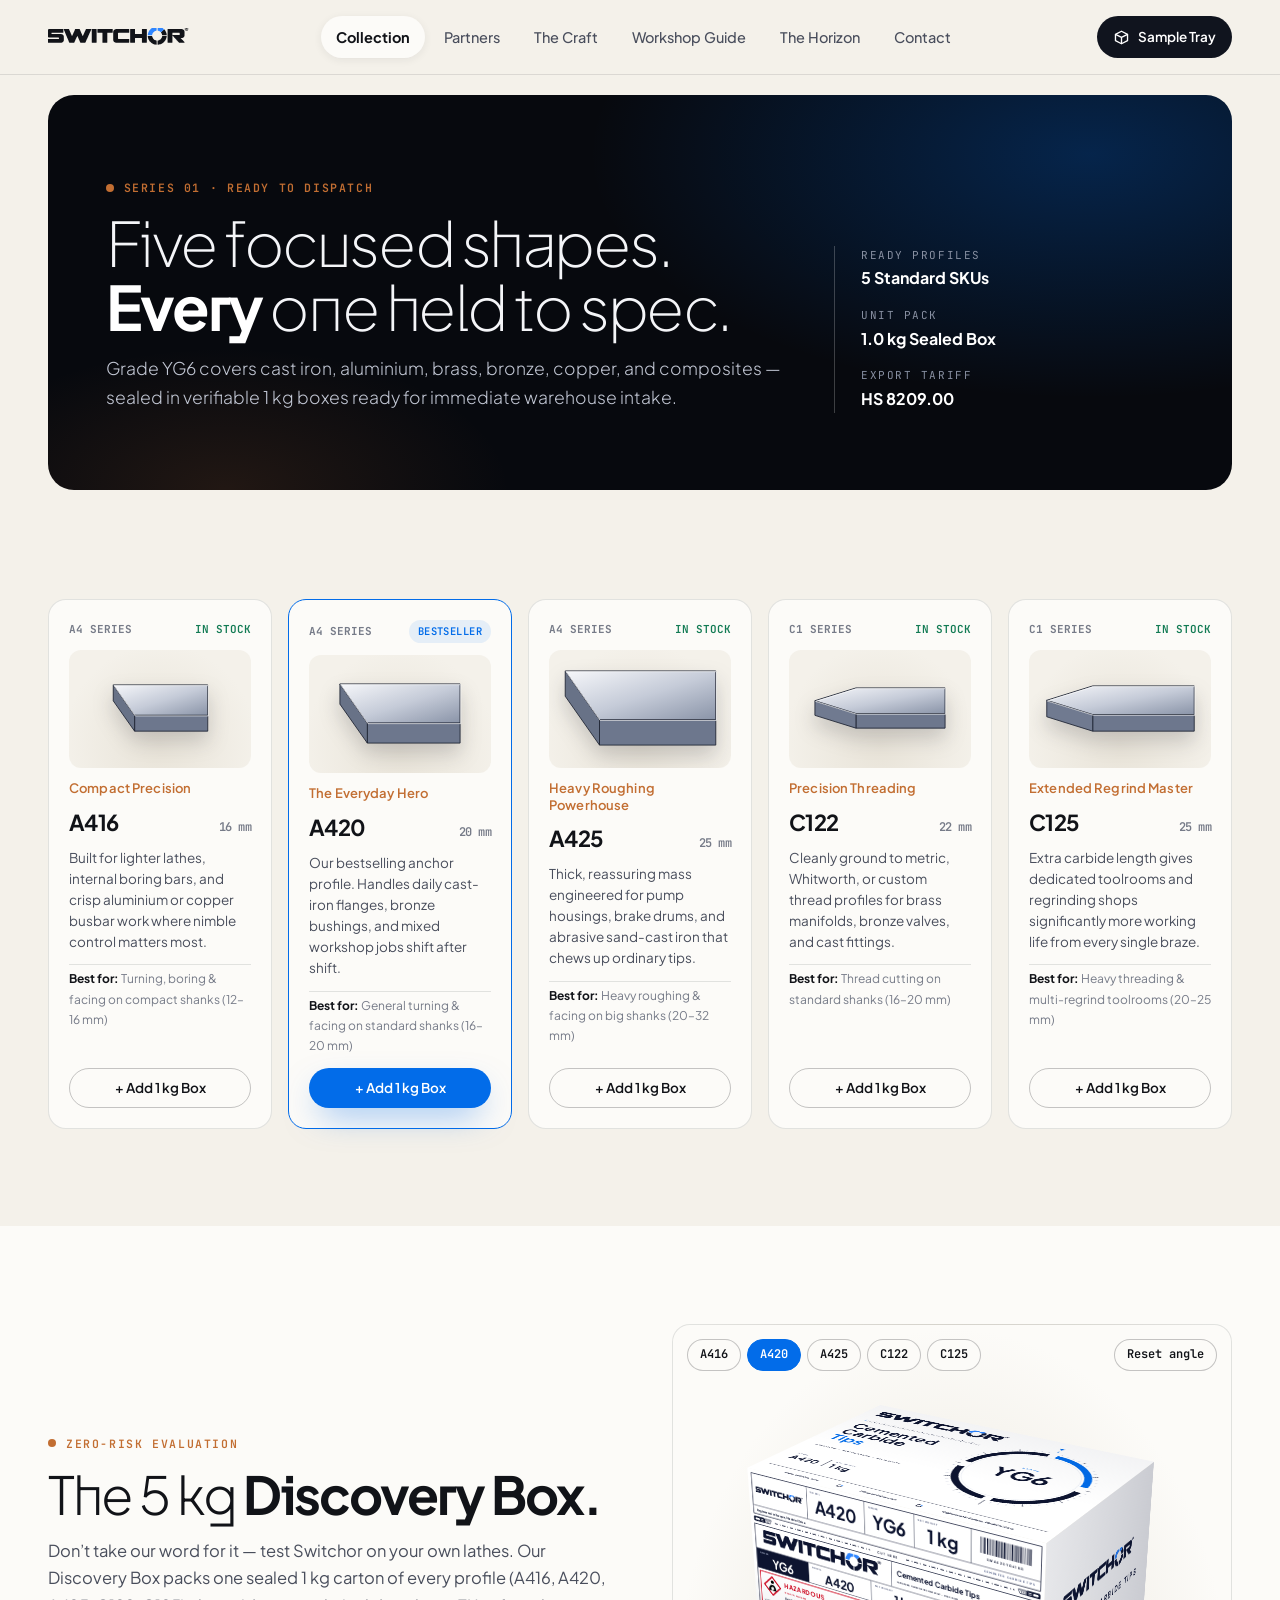
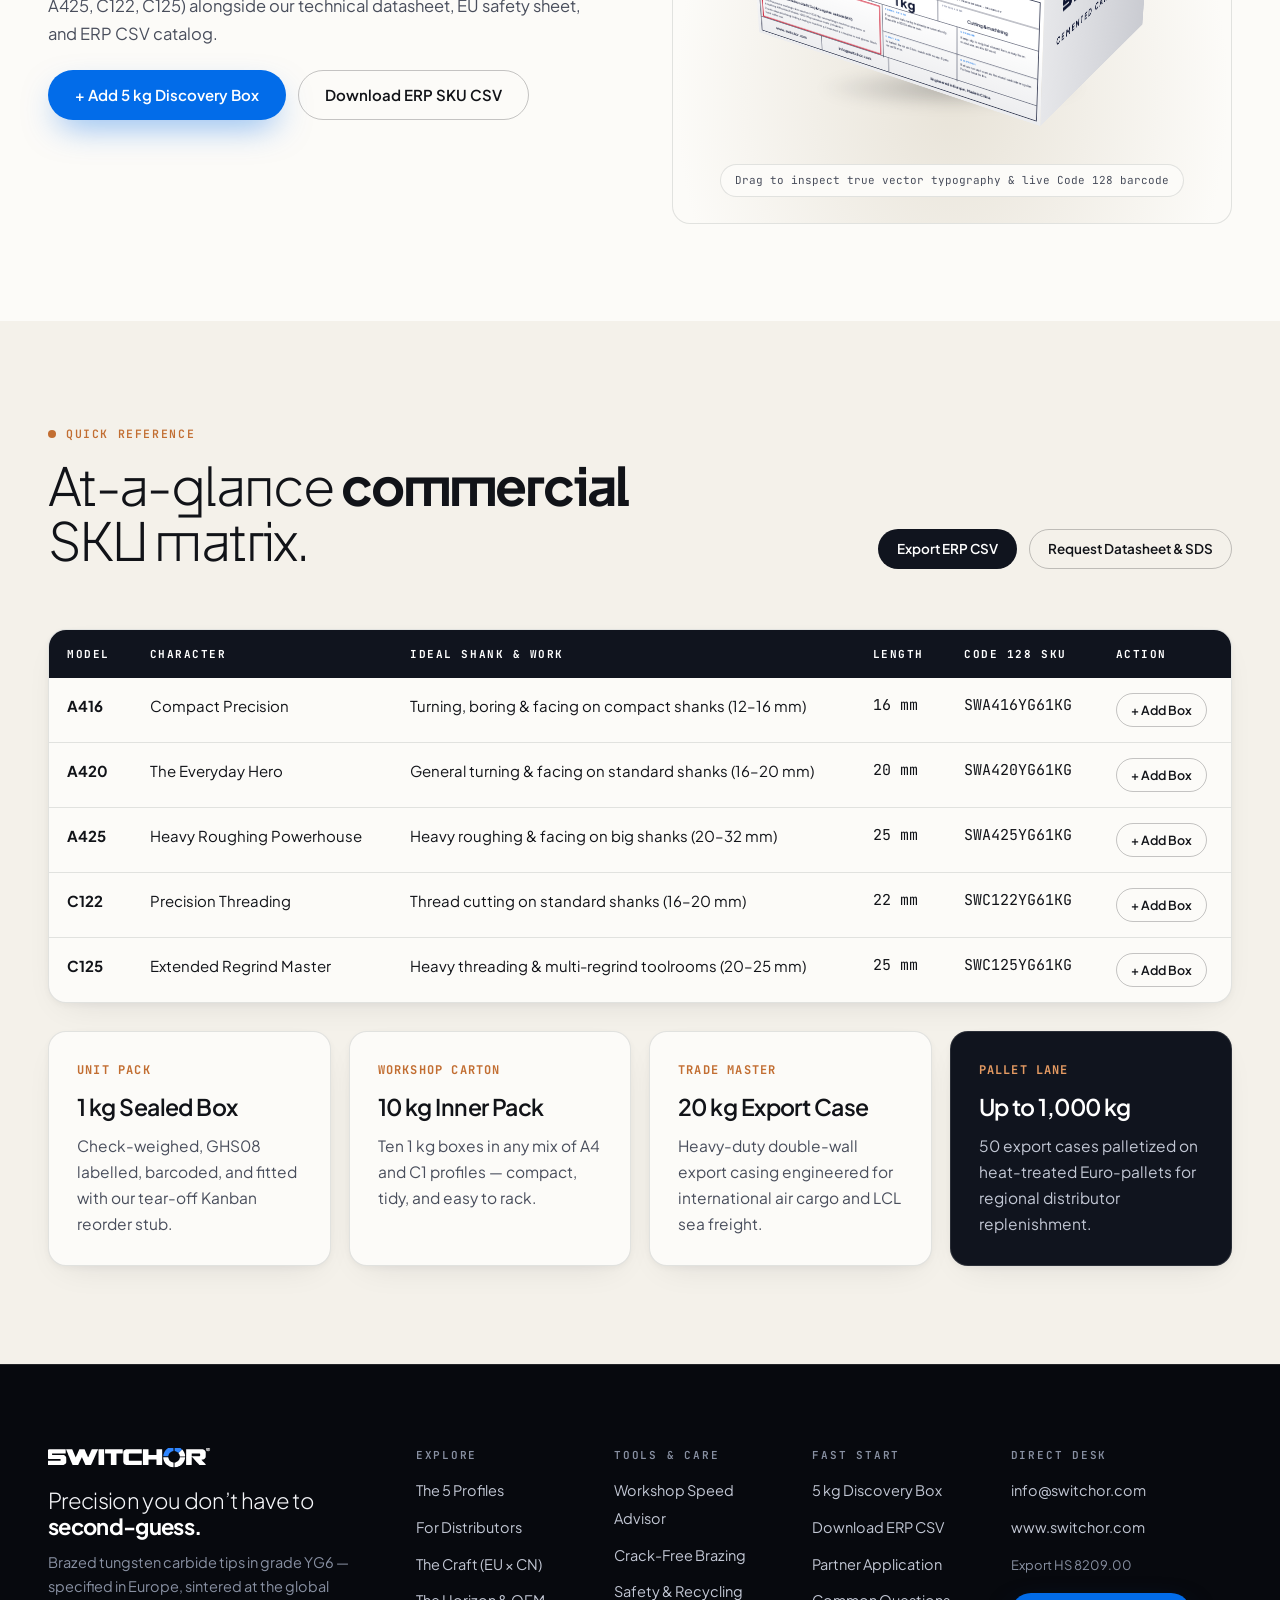
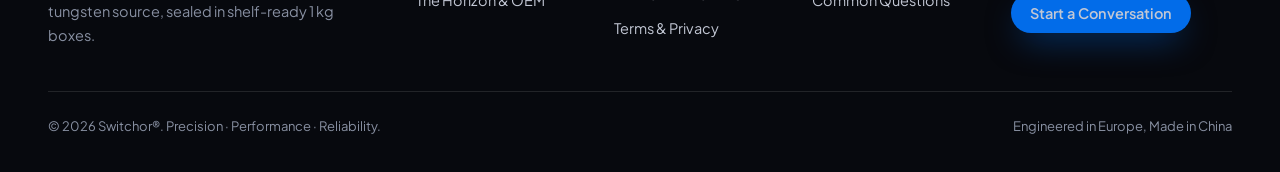
<file: collection.html>
<!doctype html>
<html lang="en-GB">
<head>
  <meta charset="utf-8">
  <meta name="viewport" content="width=device-width, initial-scale=1, viewport-fit=cover">
  <title>The YG6 Collection, 3D Packaging & Discovery Box | Switchor</title>
  <meta name="description" content="Explore all 5 Switchor YG6 brazed carbide tips, inspect the true-vector 3D box, order the 5 kg Discovery Box, and review commercial export tiers.">
  <meta name="theme-color" content="#F4F1EA">
  <link rel="icon" href="data:image/svg+xml,%3Csvg%20xmlns%3D%22http%3A//www.w3.org/2000/svg%22%20viewBox%3D%220%200%2024%2024%22%3E%3Cg%20fill%3D%22none%22%20stroke-width%3D%224.4%22%3E%3Cpath%20d%3D%22M12%202.6A9.4%209.4%200%200%201%2021.4%2012%22%20stroke%3D%22%232F86FF%22/%3E%3Cpath%20d%3D%22M21.4%2012A9.4%209.4%200%200%201%2012%2021.4M12%2021.4A9.4%209.4%200%200%201%202.6%2012M2.6%2012A9.4%209.4%200%200%201%2012%202.6%22%20stroke%3D%22%2314171F%22/%3E%3C/g%3E%3Cpath%20d%3D%22M12%200v5M24%2012h-5M12%2024v-5M0%2012h5%22%20stroke%3D%22%23fff%22%20stroke-width%3D%221.6%22/%3E%3C/svg%3E">
  <link rel="preconnect" href="https://fonts.googleapis.com">
  <link rel="preconnect" href="https://fonts.gstatic.com" crossorigin>
  <link rel="stylesheet" href="https://fonts.googleapis.com/css2?family=JetBrains+Mono:wght@400;500;600;700&family=Plus+Jakarta+Sans:wght@200;300;400;500;600;700;800&display=swap">
  <link rel="stylesheet" href="css/editorial.css">
  <link rel="stylesheet" href="css/interactive.css">
</head>
<body>

<svg width="0" height="0" style="position:absolute" aria-hidden="true" focusable="false">
  <defs>
    <symbol id="sw-logo" viewBox="9.7 10.7 960.3 125.2"><path fill="currentColor" fill-rule="evenodd" d="M750.8 134.8C750.2 134.7 749.2 134.5 748.6 134.3C747.9 134.1 746.6 133.9 745.5 133.8C744.4 133.7 742.9 133.4 742.1 133.2C741.4 132.9 740.1 132.6 739.4 132.4C737.4 132.0 733.7 130.6 731.0 129.3C730.5 129.0 729.3 128.5 728.5 128.0C724.6 126.2 720.2 123.5 717.7 121.5C713.6 118.2 712.3 116.9 709.1 113.4C707.6 111.8 707.0 111.0 705.2 108.6C704.7 108.0 704.1 107.2 703.8 106.8C701.3 103.3 699.3 99.3 697.4 93.8C696.3 90.5 695.8 88.4 695.4 86.1C695.2 85.3 695.0 84.1 694.8 83.5C694.6 82.9 694.4 81.5 694.2 80.4L694.0 78.5L694.1 77.9C694.3 77.0 694.5 76.8 694.9 76.6L695.4 76.3L709.3 76.3L723.2 76.2L723.6 76.4C724.2 76.8 724.6 78.0 725.7 82.5C727.4 89.5 731.8 95.8 738.0 100.1C738.9 100.8 740.9 101.9 743.0 103.0C745.0 104.0 749.8 105.4 752.2 105.7C753.4 105.8 753.9 106.1 754.2 106.9L754.4 107.4L754.6 119.7C754.7 133.7 754.7 133.2 754.4 133.8C754.1 134.7 752.9 135.1 750.8 134.8ZM762.3 134.8C761.4 134.6 760.8 134.2 760.6 133.7L760.4 133.2L760.5 122.2C760.5 116.2 760.5 110.4 760.5 109.5L760.5 107.7L760.9 107.1C761.4 106.3 762.1 106.0 763.6 105.8C764.9 105.7 768.1 104.8 769.1 104.3C769.4 104.1 770.3 103.8 771.1 103.6C771.8 103.3 772.9 102.8 773.4 102.5C773.9 102.2 774.7 101.7 775.2 101.5C777.1 100.5 781.6 96.9 783.1 95.1C783.6 94.4 784.5 93.4 785.0 92.8C786.4 91.2 788.1 88.5 788.5 87.4C788.7 86.8 789.1 85.9 789.4 85.3C789.7 84.7 790.0 83.9 790.0 83.5C790.1 83.2 790.3 82.1 790.5 81.1C790.8 80.2 791.0 79.0 791.0 78.6C791.2 77.7 791.6 76.9 792.3 76.5L792.9 76.2L805.9 76.1C813.0 76.0 819.3 75.9 819.9 75.9L821.0 75.9L821.4 76.2C821.7 76.4 822.0 76.8 822.1 77.0L822.3 77.4L822.2 78.9C822.2 79.8 822.0 81.2 821.7 82.3C821.4 83.3 821.0 85.1 820.7 86.2C820.1 88.7 820.0 89.1 818.8 92.5C817.1 97.3 815.1 101.5 813.8 103.5C813.4 104.0 812.6 105.2 812.0 106.1C811.3 107.1 810.1 108.7 809.3 109.6C808.5 110.6 807.7 111.6 807.4 112.0C805.6 114.6 799.7 120.2 795.7 122.8C795.1 123.2 793.8 124.1 792.9 124.7C791.4 125.7 790.5 126.3 788.2 127.5C783.5 130.0 779.8 131.5 776.5 132.2C775.3 132.5 773.8 132.8 773.0 133.1C772.3 133.3 770.8 133.6 769.7 133.7C768.6 133.8 767.4 134.0 767.0 134.2C765.7 134.6 763.2 135.0 762.3 134.8ZM389.3 120.6C388.4 120.5 387.7 120.0 387.5 119.3L387.4 118.7L387.5 103.0C387.5 94.3 387.5 79.9 387.5 71.0L387.5 54.8L387.3 54.4C387.2 54.3 386.9 54.0 386.7 53.9L386.3 53.6L370.7 53.6L355.1 53.6L354.6 53.4C354.2 53.2 353.9 52.9 353.7 52.5L353.4 52.0L353.5 41.1L353.5 30.3L353.7 29.8C353.8 29.5 354.1 29.1 354.3 28.9L354.8 28.6L405.2 28.6L455.7 28.6L456.1 28.9C456.3 29.0 456.6 29.4 456.7 29.7L457.0 30.2L457.0 41.0L457.0 51.9L456.8 52.4C456.7 52.7 456.3 53.1 456.1 53.2L455.5 53.5L452.6 53.5C451.0 53.4 449.3 53.4 448.9 53.4C448.4 53.4 442.1 53.5 434.9 53.5C427.6 53.6 421.5 53.7 421.3 53.7C421.1 53.8 420.8 54.0 420.7 54.2L420.4 54.7L420.4 86.9L420.4 119.2L420.1 119.7C419.9 119.9 419.5 120.3 419.2 120.4L418.6 120.6L404.3 120.7C396.5 120.7 389.7 120.7 389.3 120.6ZM521.6 120.6L477.2 120.5L475.9 120.2C475.2 120.1 474.1 119.7 473.4 119.4C472.7 119.1 471.9 118.7 471.6 118.6C471.0 118.4 468.9 117.2 467.5 116.1C466.2 115.1 464.1 112.7 463.1 111.1C462.1 109.3 462.0 109.0 461.0 105.5L460.3 102.8L460.3 75.2L460.3 47.5L460.5 46.0C461.1 42.6 461.9 40.5 463.5 38.2L464.6 36.5L466.0 35.2C467.9 33.4 469.1 32.5 471.1 31.4L472.8 30.4L474.4 29.9C475.3 29.7 476.8 29.3 477.7 29.1L479.3 28.6L523.2 28.6L567.0 28.6L567.5 28.8C567.9 28.9 568.5 29.6 568.7 30.0C568.8 30.2 568.8 35.2 568.8 41.1L568.8 51.9L568.5 52.4C568.4 52.7 568.0 53.0 567.7 53.2L567.2 53.5L532.2 53.6L497.2 53.6L496.5 53.8C494.9 54.2 493.2 55.7 492.7 57.1L492.5 57.7L492.6 64.0C492.7 67.4 492.8 75.1 492.8 81.1L492.7 92.1L493.0 92.6C493.5 93.6 494.8 95.0 495.5 95.3L496.2 95.6L531.5 95.6L566.9 95.6L567.5 95.8C567.9 96.0 568.3 96.2 568.5 96.5L568.8 96.9L568.8 108.2L568.8 119.4L568.6 119.8C568.3 120.3 567.6 120.6 566.6 120.6C566.3 120.7 546.1 120.7 521.6 120.6ZM11.4 120.3C11.2 120.1 10.9 119.7 10.8 119.4C10.8 119.1 10.7 113.9 10.8 107.8L10.9 96.6L11.3 96.2L11.8 95.7L51.6 95.7L91.4 95.6L92.1 95.3C92.5 95.1 93.0 94.7 93.3 94.3L93.7 93.7L93.8 91.5L93.8 89.3L93.5 88.5C93.1 87.7 92.4 87.1 91.4 86.6L90.8 86.3L67.8 86.3C55.2 86.4 40.9 86.4 36.1 86.4L27.4 86.4L24.5 85.5L21.5 84.6L20.1 83.7C18.2 82.6 15.8 80.6 14.5 79.1L13.4 77.9L12.4 75.8C11.9 74.6 11.3 73.1 11.1 72.2L10.7 70.7L10.7 57.7L10.8 44.7L11.1 43.4C12.2 39.0 15.1 34.8 18.3 32.7C21.5 30.6 23.1 29.9 26.7 29.0L28.4 28.6L75.0 28.6L121.7 28.6L122.2 29.1C122.4 29.3 122.7 29.9 122.8 30.2C122.9 30.6 122.9 35.6 122.9 41.3L122.9 51.7L122.6 52.4L122.3 53.1L121.8 53.4L121.2 53.7L83.5 53.6L45.7 53.5L45.0 53.8C44.0 54.1 43.4 54.6 43.1 55.4L42.8 56.0L42.8 57.7L42.8 59.4L43.1 60.0C43.5 60.8 44.2 61.5 45.0 62.0L45.6 62.3L77.3 62.3L109.0 62.4L110.7 62.9C111.6 63.2 113.0 63.6 113.8 63.9L115.2 64.3L117.1 65.4C119.4 66.8 121.1 68.4 122.9 70.7L124.2 72.4L124.8 73.8C126.1 76.8 126.3 78.5 126.3 93.3L126.3 104.1L126.0 106.0L125.8 107.9L124.8 109.7C123.0 113.3 121.6 114.9 117.9 117.3C115.4 119.0 113.0 120.0 110.2 120.4L108.5 120.6L60.2 120.6L11.8 120.6L11.4 120.3ZM163.5 120.3C162.7 119.9 162.5 119.7 162.0 118.1C161.7 117.3 161.2 116.1 160.9 115.5C160.6 114.8 160.1 113.6 159.9 112.8C159.6 112.0 159.2 110.9 158.9 110.3C158.6 109.7 158.2 108.9 158.1 108.5C157.9 107.9 157.2 106.3 155.1 101.5C153.9 98.8 152.5 95.4 150.8 91.0C150.4 90.1 149.9 88.9 149.6 88.3C149.3 87.7 148.9 86.5 148.6 85.6C148.2 84.7 147.8 83.7 147.7 83.4C147.5 83.0 147.1 82.1 146.9 81.4C146.6 80.6 146.2 79.6 145.9 79.0C145.6 78.4 145.2 77.3 145.0 76.7C144.8 76.1 144.3 74.8 143.8 73.9C143.4 73.0 142.9 71.8 142.7 71.4C142.5 70.9 142.2 70.3 142.0 70.0C141.8 69.6 141.4 68.7 141.1 68.0C140.8 67.2 140.4 66.1 140.1 65.6C139.9 65.1 139.4 64.0 139.1 63.2C138.8 62.4 138.4 61.4 138.2 61.0C138.0 60.7 137.6 59.7 137.4 59.0C137.1 58.2 136.7 57.2 136.5 56.7C136.1 55.9 135.4 54.1 133.8 49.9C133.5 49.0 132.9 47.7 132.6 47.2C132.3 46.6 131.9 45.6 131.7 44.9C131.4 44.2 131.0 43.1 130.6 42.4C130.3 41.6 129.8 40.6 129.6 40.0C129.4 39.4 129.0 38.5 128.8 38.0C128.5 37.5 128.2 36.5 128.0 35.9C127.8 35.2 127.2 34.0 126.8 33.0L125.9 31.4L125.8 30.4L125.7 29.5L126.1 29.1L126.5 28.6L143.3 28.6L160.1 28.6L160.5 28.8C161.2 29.2 161.6 29.7 162.1 30.9C162.3 31.5 162.7 32.4 163.0 32.9C163.2 33.4 163.7 34.4 163.9 35.1C164.2 35.9 164.6 36.9 164.8 37.4C165.1 37.9 165.4 38.8 165.6 39.4C165.8 40.0 166.4 41.3 166.8 42.1C167.2 43.0 167.6 43.9 167.7 44.1C167.8 44.4 168.1 45.2 168.5 46.0C168.9 46.7 169.4 47.9 169.7 48.6C169.9 49.2 170.3 50.2 170.6 50.7C170.9 51.3 171.2 52.1 171.4 52.6C171.5 53.1 171.9 54.0 172.2 54.6C172.5 55.2 172.9 56.3 173.2 57.1C173.5 57.9 173.8 58.9 174.0 59.3C174.3 59.7 174.7 60.8 175.1 61.8C175.5 62.7 176.0 63.8 176.2 64.2C176.4 64.6 176.8 65.4 177.0 66.1C177.3 66.8 177.7 67.9 178.1 68.5C178.4 69.2 178.8 70.2 179.0 70.8C179.6 72.4 180.4 74.3 180.8 74.9L181.1 75.5L181.5 75.5C182.0 75.5 182.6 74.9 182.9 74.0C183.3 72.7 184.8 69.2 185.1 68.7C185.3 68.4 185.8 67.4 186.2 66.4C186.6 65.4 187.1 64.3 187.3 64.0C187.5 63.6 187.9 62.8 188.1 62.2C188.4 61.5 188.9 60.5 189.1 59.9C189.4 59.3 189.8 58.5 190.0 58.0C190.2 57.5 190.6 56.6 190.9 56.0C191.2 55.4 191.7 54.4 191.9 53.7C192.1 53.1 192.6 52.1 192.9 51.6C193.2 51.1 193.7 50.0 194.0 49.2C194.2 48.4 194.7 47.4 194.9 47.1C195.1 46.7 195.5 45.9 195.8 45.2C196.1 44.4 196.6 43.3 197.0 42.6C197.3 41.9 197.8 40.8 198.0 40.2C198.6 38.7 200.2 34.9 200.5 34.3C200.7 34.0 201.1 33.1 201.4 32.2C202.2 30.4 203.0 29.2 203.6 28.9L204.2 28.6L218.3 28.6L232.3 28.6L232.9 28.9L233.4 29.2L234.0 30.4C234.3 31.0 234.9 32.3 235.3 33.1C235.7 34.0 236.3 35.3 236.6 36.0C237.0 36.8 237.5 38.0 237.8 38.7C238.0 39.4 238.8 41.2 239.4 42.7C240.0 44.2 240.8 46.2 241.2 47.2C241.6 48.2 242.1 49.4 242.3 49.8C242.5 50.2 242.8 51.1 243.1 51.7C243.3 52.3 243.8 53.3 244.1 54.0C244.5 54.6 244.9 55.5 245.1 56.0C245.3 56.5 245.7 57.5 246.1 58.2C246.4 58.9 246.8 59.7 246.9 60.0C246.9 60.2 247.4 61.2 247.8 62.1C249.0 64.7 249.7 66.5 250.5 68.5C250.9 69.5 251.5 70.8 251.8 71.3C252.1 71.8 252.5 72.8 252.7 73.5C253.2 74.9 253.7 75.6 254.3 75.6C254.7 75.6 255.4 74.9 255.6 74.3C255.7 74.1 255.9 73.5 256.0 73.1C256.2 72.7 256.6 71.8 257.0 71.2C257.4 70.6 257.9 69.6 258.0 69.0C258.2 68.5 258.6 67.5 258.9 66.9C259.2 66.2 259.6 65.1 259.9 64.4C260.1 63.8 260.6 62.8 260.9 62.2C261.2 61.7 261.5 60.8 261.7 60.3C262.0 59.5 262.6 58.0 265.0 53.2C266.4 50.1 266.8 49.2 267.5 47.4C268.2 45.8 269.3 43.2 271.9 37.8C272.2 37.1 272.7 35.9 273.0 35.1C273.3 34.3 273.7 33.2 274.0 32.6C274.4 32.0 274.8 31.0 275.1 30.4L275.6 29.3L276.3 29.0L277.1 28.6L294.3 28.6L311.6 28.6L312.0 29.0L312.5 29.4L312.5 30.1C312.5 30.4 312.3 31.1 312.1 31.5C311.9 31.9 311.5 32.5 311.3 32.9C310.8 33.9 309.3 37.1 309.2 37.6C309.1 37.9 308.7 38.8 308.2 39.7C307.7 40.6 307.2 41.8 307.0 42.3C306.9 42.8 306.6 43.6 306.3 44.0C306.1 44.5 305.6 45.5 305.3 46.4C304.1 49.3 303.4 50.7 302.5 52.5C300.7 56.3 298.4 61.2 297.9 62.5C297.7 63.2 297.2 64.4 296.8 65.1C296.5 65.8 296.0 66.8 295.9 67.3C295.6 68.2 294.9 69.5 293.3 72.8C292.8 73.7 292.3 74.9 292.1 75.4C291.9 75.9 291.6 76.7 291.3 77.2C291.0 77.7 290.6 78.6 290.4 79.2C290.1 79.8 289.7 80.9 289.3 81.6C289.0 82.3 288.6 83.1 288.5 83.3C288.5 83.5 288.1 84.5 287.6 85.4C287.2 86.3 286.7 87.3 286.6 87.7C286.5 88.1 286.0 89.1 285.6 90.0C285.2 90.8 284.3 92.6 283.8 93.8C283.2 95.0 282.4 96.9 281.9 97.9C281.4 98.9 281.0 99.8 281.0 99.9C281.0 99.9 280.6 100.7 280.2 101.5C279.4 103.1 278.6 104.9 277.5 107.8C277.1 108.7 276.6 109.9 276.3 110.4C276.0 110.9 275.5 112.0 275.2 112.8C274.1 115.7 272.4 119.2 271.9 119.8C271.6 120.1 271.1 120.4 270.8 120.5L270.2 120.6L254.3 120.6L238.4 120.5L238.0 120.0C237.7 119.7 237.3 119.1 237.1 118.5C237.0 118.0 236.7 117.3 236.5 117.1C236.4 116.8 236.0 115.9 235.7 115.0C235.4 114.1 234.8 112.9 234.5 112.4C234.2 111.8 233.8 110.9 233.6 110.3C233.3 109.7 233.0 108.8 232.7 108.3C232.5 107.8 232.0 106.7 231.7 105.8C231.4 105.0 230.9 103.9 230.7 103.6C230.5 103.2 230.1 102.3 229.8 101.5C229.5 100.8 229.0 99.8 228.8 99.3C228.5 98.9 228.1 97.9 227.9 97.3C227.6 96.6 227.2 95.6 226.9 95.1C226.6 94.5 226.2 93.5 226.0 92.8C225.8 92.1 225.3 91.0 224.9 90.4C224.6 89.8 224.1 88.8 223.9 88.2C223.7 87.6 223.3 86.6 223.1 86.2C222.8 85.7 222.4 84.8 222.2 84.3C222.0 83.7 221.6 82.8 221.4 82.3C220.8 81.2 219.6 78.3 219.0 76.8C218.6 75.6 218.2 75.1 217.7 75.1C217.1 75.1 216.7 75.8 214.9 80.2C214.7 80.7 214.3 81.6 214.0 82.2C213.6 82.8 213.1 83.9 212.9 84.5C212.7 85.1 212.3 86.0 212.0 86.5C211.7 87.0 211.3 87.9 211.0 88.5C210.8 89.2 210.4 90.1 210.1 90.5C209.9 91.0 209.3 92.1 209.0 93.0C207.8 95.9 206.9 97.7 205.2 101.2C204.3 103.1 203.3 105.1 203.1 105.7C202.9 106.2 202.5 107.1 202.2 107.7C201.9 108.4 201.6 109.1 201.5 109.3C201.5 109.5 201.1 110.3 200.8 111.0C200.4 111.8 199.8 113.0 199.5 113.9C197.0 119.6 196.8 119.9 195.7 120.4L195.1 120.6L179.7 120.6L164.2 120.6L163.5 120.3ZM316.5 120.4C316.2 120.4 315.8 120.1 315.6 119.9L315.2 119.4L315.2 74.8L315.2 30.2L315.5 29.7C315.7 29.4 316.0 29.0 316.2 28.8L316.7 28.5L331.6 28.6L346.5 28.6L346.9 28.9C347.2 29.0 347.5 29.4 347.7 29.7L348.0 30.2L348.1 74.7L348.1 119.1L347.9 119.6C347.7 119.9 347.4 120.2 347.1 120.3L346.5 120.6L331.8 120.6C323.7 120.6 316.8 120.5 316.5 120.4ZM576.3 120.4C576.0 120.3 575.6 120.0 575.4 119.8L575.1 119.3L575.1 74.7L575.1 30.0L575.3 29.5C575.5 29.2 575.8 28.9 576.1 28.8L576.5 28.6L591.6 28.6L606.7 28.5L607.2 28.9C607.6 29.1 607.8 29.5 607.9 29.8C608.0 30.1 608.0 37.3 607.9 45.9L607.8 61.4L608.1 61.8C608.3 62.0 608.7 62.3 609.0 62.4L609.5 62.6L631.5 62.5L653.4 62.5L653.8 62.3C654.0 62.2 654.2 61.9 654.4 61.6L654.7 61.1L654.6 45.7L654.6 30.4L654.9 29.8C655.1 29.5 655.4 29.1 655.6 28.9L656.1 28.6L671.3 28.6L686.6 28.6L687.0 28.9C687.3 29.0 687.6 29.3 687.7 29.6L688.0 30.0L688.0 74.5L688.0 119.1L687.7 119.5C687.6 119.7 687.2 120.1 687.0 120.2L686.6 120.5L671.4 120.6L656.3 120.6L655.7 120.4C655.4 120.2 655.0 119.9 654.9 119.6L654.6 119.1L654.6 104.2L654.6 89.3L654.4 89.0C654.3 88.8 654.1 88.6 653.9 88.5L653.6 88.3L631.7 88.3L609.9 88.3L609.2 88.5C608.9 88.6 608.5 88.8 608.3 89.0L608.1 89.3L608.0 104.4L607.9 119.5L607.7 119.8C607.5 120.0 607.2 120.3 606.9 120.4L606.5 120.6L591.7 120.6L576.9 120.6L576.3 120.4ZM829.3 120.3C829.0 120.2 828.6 119.9 828.5 119.6L828.3 119.2L828.3 74.6L828.4 30.0L828.7 29.5C828.9 29.3 829.3 28.9 829.5 28.8L829.9 28.6L876.8 28.6L923.7 28.6L925.5 29.0C930.9 30.3 935.6 32.8 938.2 35.7C940.3 38.0 942.0 41.3 942.9 44.4L943.1 45.2L943.1 58.8C943.1 66.3 943.1 72.8 943.0 73.3C942.9 73.8 942.4 75.2 942.0 76.4L941.1 78.6L940.0 80.4C938.5 82.6 937.1 84.0 935.2 85.3C933.4 86.6 929.8 88.3 928.2 88.7C926.1 89.2 922.7 89.5 920.3 89.5L917.9 89.5L917.8 89.8C917.4 90.4 917.8 91.2 919.3 92.4C919.9 92.9 921.0 93.9 921.7 94.7C922.4 95.5 924.1 97.3 925.4 98.6C926.7 99.9 928.8 102.1 930.0 103.4C931.2 104.7 934.5 108.2 937.4 111.1C940.2 114.1 942.7 116.8 942.9 117.2L943.3 117.9L943.2 118.6C943.1 119.5 942.7 120.2 941.9 120.4L941.2 120.6L923.9 120.6L906.6 120.6L906.1 120.4C905.9 120.2 904.7 119.1 903.4 117.8C898.7 112.6 896.7 110.5 895.5 109.4C894.9 108.7 893.6 107.4 892.7 106.4C891.8 105.4 890.6 104.1 890.0 103.5C889.5 102.9 888.7 102.0 888.3 101.5C887.9 101.1 886.2 99.2 884.6 97.5C882.9 95.7 880.9 93.6 880.1 92.7C879.4 91.9 877.7 90.1 876.5 88.8C869.7 81.6 866.0 77.6 864.8 76.1C864.2 75.4 863.4 74.4 862.9 73.9L862.1 73.1L861.7 73.2L861.2 73.2L861.0 73.7L860.8 74.2L860.9 75.4L861.1 76.7L861.1 98.0L861.0 119.2L860.8 119.6C860.7 119.8 860.4 120.1 860.1 120.3L859.5 120.6L844.7 120.6L829.9 120.6L829.3 120.3ZM816.2 70.8C815.1 70.7 809.4 70.6 803.5 70.6L792.9 70.5L792.4 70.3C792.1 70.2 791.8 69.8 791.6 69.6L791.3 69.2L791.0 67.7C790.7 65.3 789.8 62.2 789.2 60.8C788.9 60.1 788.4 59.1 788.2 58.5C787.8 57.5 786.1 54.7 784.8 53.1C783.9 52.0 783.5 51.1 783.5 50.5L783.5 50.0L784.0 49.6C784.2 49.3 784.6 49.1 784.6 49.1C784.7 49.1 785.6 48.4 786.5 47.5C787.4 46.6 788.5 45.6 788.9 45.3C790.6 43.8 798.3 36.6 799.7 35.0C800.2 34.5 801.1 33.6 801.7 33.1C802.3 32.6 803.0 31.9 803.2 31.6C803.4 31.2 803.8 30.9 804.1 30.8L804.5 30.6L805.2 30.9L805.9 31.1L806.8 32.1C808.8 34.3 811.9 38.3 812.8 40.0C813.0 40.4 813.4 41.1 813.8 41.5C814.1 42.0 814.7 43.1 815.2 44.0C815.7 45.0 816.2 45.9 816.3 46.2C816.9 47.2 818.2 50.3 818.7 51.8C819.0 52.7 819.4 53.8 819.7 54.3C820.1 55.3 820.3 56.2 821.5 61.5C822.8 67.8 822.8 69.9 821.3 70.7L820.7 71.0L819.5 70.9C818.8 70.9 817.3 70.8 816.2 70.8ZM886.0 69.5L906.9 69.5L907.6 69.2L908.3 68.9L909.1 68.0C909.5 67.6 910.0 66.9 910.2 66.6L910.5 66.0L910.5 61.5C910.5 58.8 910.4 56.8 910.3 56.4C910.1 55.7 909.0 54.5 908.1 53.9L907.6 53.6L885.0 53.6L862.4 53.6L862.0 53.9C861.7 54.0 861.4 54.4 861.3 54.7L861.0 55.2L861.1 56.4C861.1 57.0 861.2 57.7 861.2 57.9C861.2 58.1 861.1 60.5 861.0 63.3L860.9 68.4L861.3 68.8C861.5 69.1 862.0 69.4 862.4 69.5L863.0 69.8L864.1 69.7C864.7 69.6 874.6 69.6 886.0 69.5ZM954.1 39.7C952.8 39.3 950.0 37.8 949.0 36.9C947.0 35.1 945.5 32.9 945.0 31.0L944.7 29.9L944.7 28.0C944.7 25.7 944.9 24.8 945.8 22.8L946.5 21.4L948.4 19.4L950.4 17.5L952.0 16.7C954.1 15.7 954.7 15.6 957.0 15.5L958.9 15.5L960.2 16.2C961.0 16.5 961.7 16.8 961.8 16.8C962.8 16.8 965.0 18.5 966.6 20.4L967.6 21.6L968.4 23.9L969.2 26.2L969.1 28.2L969.0 30.2L968.4 31.9C967.6 34.0 967.0 34.8 965.5 36.3L964.2 37.5L962.8 38.1C962.0 38.5 960.9 39.1 960.4 39.3L959.4 39.8L957.2 39.9L955.0 40.0L954.1 39.7ZM958.6 36.4C960.1 36.0 960.8 35.6 961.3 34.9C961.6 34.6 961.8 34.3 961.8 34.2C961.8 34.2 961.4 34.1 961.0 34.0C959.7 33.9 958.8 33.1 958.4 31.8C957.9 30.5 957.3 30.0 956.3 30.0C955.3 30.0 955.0 30.4 955.1 31.9C955.2 33.6 953.7 34.6 952.7 33.5C952.0 32.8 951.9 32.1 951.9 27.7L951.9 23.7L952.3 22.9C952.5 22.5 952.8 22.0 953.1 21.7L953.6 21.3L954.9 21.1C955.7 21.0 956.9 20.9 957.5 21.0L958.8 21.1L959.5 21.5C961.4 22.6 962.3 23.8 962.3 25.3C962.3 26.3 962.0 27.0 961.0 27.9C960.3 28.6 960.2 28.9 960.3 29.6C960.3 29.8 960.6 30.2 961.0 30.5C961.8 31.4 962.0 31.9 962.0 33.1L962.0 34.1L962.2 34.1C963.1 34.1 964.3 33.0 965.1 31.3L965.7 30.1L965.7 28.5C966.0 24.6 964.6 22.0 961.6 20.1C960.0 19.1 959.3 18.9 956.9 18.9C954.1 18.9 953.9 18.9 952.0 20.4C949.6 22.2 949.0 23.0 948.4 25.5C947.8 28.1 947.9 29.2 948.8 31.5L949.3 32.8L950.3 33.7C951.7 35.1 953.0 35.9 954.6 36.5C955.3 36.7 957.5 36.6 958.6 36.4ZM958.2 26.3C958.5 26.2 958.8 25.9 958.9 25.7L959.1 25.3L958.8 24.8L958.6 24.2L957.9 23.9C956.6 23.4 955.6 23.6 955.2 24.7C954.9 25.4 955.0 25.7 955.6 26.2L956.0 26.6L956.8 26.6C957.3 26.6 957.9 26.5 958.2 26.3Z"/><path style="fill:var(--logo-accent,#2F86FF)" fill-rule="evenodd" d="M696.8 70.1C695.8 69.9 695.2 69.5 694.9 68.9L694.6 68.4L694.7 66.1L694.8 63.9L695.1 62.6C695.3 61.9 695.7 60.3 696.0 59.0C696.3 57.6 696.9 55.8 697.3 54.9C697.6 53.9 698.1 52.7 698.2 52.0C698.5 50.4 698.7 49.9 700.7 46.0C702.5 42.6 703.7 40.4 704.6 39.4C704.8 39.1 705.3 38.4 705.6 37.8C706.0 37.2 706.8 36.0 707.4 35.3C708.0 34.5 709.0 33.3 709.5 32.6C711.2 30.3 716.8 25.4 720.8 22.6C723.8 20.6 725.2 19.7 726.1 19.2C726.6 19.0 727.5 18.4 728.1 18.0C729.6 17.1 730.3 16.7 732.0 16.3C732.8 16.1 734.2 15.6 735.3 15.1C736.3 14.7 737.8 14.2 738.5 14.0C739.1 13.9 740.7 13.4 742.0 13.0C744.4 12.3 745.4 12.1 749.3 11.8L751.9 11.6L752.7 11.9L753.5 12.3L753.7 12.8L753.9 13.4L754.0 25.9L754.0 38.4L753.7 38.9C753.1 39.6 752.5 39.9 750.8 40.2C749.9 40.3 748.5 40.7 747.6 41.0C746.8 41.3 745.5 41.8 744.9 41.9C743.6 42.3 742.0 43.1 741.2 43.7C740.9 43.9 740.2 44.3 739.7 44.7C739.1 45.0 738.1 45.7 737.6 46.2C737.0 46.6 735.9 47.5 735.2 48.0C730.8 51.4 727.8 55.7 725.4 62.1L724.8 63.7L724.5 65.7C724.4 66.8 724.2 67.9 724.2 68.2C724.0 68.9 723.4 69.6 722.4 69.9L721.5 70.2L709.5 70.2C702.9 70.2 697.2 70.2 696.8 70.1ZM782.0 49.1C781.6 48.9 781.0 48.4 780.5 48.0C777.3 45.3 772.7 42.7 769.8 42.0C769.4 41.8 768.4 41.5 767.6 41.1L766.2 40.5L764.6 40.2C762.8 39.9 762.2 39.6 761.7 38.8L761.4 38.2L761.3 36.2C761.3 35.1 761.2 29.5 761.2 23.8L761.2 13.4L761.4 12.9C761.9 11.8 763.4 11.5 767.1 11.8C771.1 12.1 771.9 12.2 774.5 13.0C775.8 13.4 777.3 13.8 777.9 13.9C779.2 14.2 780.4 14.6 781.3 15.1C781.8 15.3 783.1 15.8 784.2 16.2C785.4 16.6 786.5 17.1 786.8 17.3C787.1 17.4 788.2 18.0 789.2 18.6C792.9 20.6 795.8 22.6 799.7 25.9C802.1 27.9 803.4 29.3 803.5 29.8C803.6 30.1 803.6 30.5 803.5 30.9L803.3 31.5L798.7 36.0C796.2 38.4 794.0 40.6 793.6 40.9C793.3 41.1 792.4 42.0 791.5 42.8C790.6 43.7 789.2 45.0 788.4 45.7C787.5 46.4 786.5 47.4 786.0 47.9C784.6 49.4 783.1 49.8 782.0 49.1Z"/></symbol>
    <symbol id="ring" viewBox="0 0 24 24"><g fill="none" stroke-width="4.2"><path d="M12 2.6A9.4 9.4 0 0 1 21.4 12" stroke="#2F86FF"/><path d="M21.4 12A9.4 9.4 0 0 1 12 21.4M12 21.4A9.4 9.4 0 0 1 2.6 12M2.6 12A9.4 9.4 0 0 1 12 2.6" stroke="currentColor"/></g><g stroke="var(--ring-gap,#0A1128)" stroke-width="1.6"><path d="M12 0v5M24 12h-5M12 24v-5M0 12h5"/></g></symbol>
    <symbol id="ghs08" viewBox="0 0 100 100"><path d="M50 5 95 50 50 95 5 50Z" fill="#fff" stroke="#D0021B" stroke-width="7" stroke-linejoin="miter"/><circle cx="50" cy="31" r="8.5" fill="#000"/><path d="M29 73c0-15 8.5-29 21-29s21 14 21 29Z" fill="#000"/><path d="m50 49 2.3 6.6 6.3-3-3 6.3 6.6 2.3-6.6 2.3 3 6.3-6.3-3L50 75.4l-2.3-6.6-6.3 3 3-6.3-6.6-2.3 6.6-2.3-3-6.3 6.3 3Z" fill="#fff"/></symbol>
    <symbol id="knife" viewBox="0 0 100 26"><rect x="0" y="1" width="62" height="24" rx="6" fill="currentColor"/><rect x="9" y="8" width="24" height="10" rx="5" fill="var(--knife-hole,#fff)"/><rect x="39" y="8" width="15" height="3.2" rx="1.6" fill="var(--knife-hole,#fff)"/><rect x="39" y="14.8" width="15" height="3.2" rx="1.6" fill="var(--knife-hole,#fff)"/><path d="M62 4H99L90 22H62Z" fill="var(--knife-hole,#fff)" stroke="currentColor" stroke-width="3" stroke-linejoin="round"/><path d="M71 7 67 19M79 7 75 19M87 7 83 19" stroke="currentColor" stroke-width="2.6"/></symbol>

    <symbol id="i-search" viewBox="0 0 24 24"><g fill="none" stroke="currentColor" stroke-width="1.9" stroke-linecap="round"><circle cx="10.5" cy="10.5" r="6.5"/><path d="M15.5 15.5 21 21"/></g></symbol>
    <symbol id="i-sun" viewBox="0 0 24 24"><g fill="none" stroke="currentColor" stroke-width="1.9" stroke-linecap="round"><circle cx="12" cy="12" r="4"/><path d="M12 2v2.5M12 19.5V22M2 12h2.5M19.5 12H22M4.9 4.9l1.8 1.8M17.3 17.3l1.8 1.8M4.9 19.1l1.8-1.8M17.3 6.7l1.8-1.8"/></g></symbol>
    <symbol id="i-moon" viewBox="0 0 24 24"><path d="M20 14.6A8.2 8.2 0 0 1 9.4 4a8.2 8.2 0 1 0 10.6 10.6Z" fill="none" stroke="currentColor" stroke-width="1.9" stroke-linejoin="round"/></symbol>
    <symbol id="i-auto" viewBox="0 0 24 24"><circle cx="12" cy="12" r="8.2" fill="none" stroke="currentColor" stroke-width="1.9"/><path d="M12 3.8a8.2 8.2 0 0 1 0 16.4Z" fill="currentColor"/></symbol>
    <symbol id="i-box" viewBox="0 0 24 24"><g fill="none" stroke="currentColor" stroke-width="1.9" stroke-linejoin="round"><path d="M3.5 7.5 12 3.2l8.5 4.3v9L12 20.8l-8.5-4.3Z"/><path d="M3.5 7.5 12 11.8l8.5-4.3M12 11.8v9"/></g></symbol>
    <symbol id="i-menu" viewBox="0 0 24 24"><path d="M3.5 6.5h17M3.5 12h17M3.5 17.5h17" fill="none" stroke="currentColor" stroke-width="2" stroke-linecap="round"/></symbol>
    <symbol id="i-close" viewBox="0 0 24 24"><path d="M5.5 5.5l13 13M18.5 5.5l-13 13" fill="none" stroke="currentColor" stroke-width="2" stroke-linecap="round"/></symbol>
    <symbol id="i-check" viewBox="0 0 24 24"><path d="M4.5 12.5 9.8 17.5 19.5 6.5" fill="none" stroke="currentColor" stroke-width="2.4" stroke-linecap="round" stroke-linejoin="round"/></symbol>
    <symbol id="i-x" viewBox="0 0 24 24"><path d="M6.5 6.5l11 11M17.5 6.5l-11 11" fill="none" stroke="currentColor" stroke-width="2.2" stroke-linecap="round"/></symbol>
    <symbol id="i-warn" viewBox="0 0 24 24"><g fill="none" stroke="currentColor" stroke-width="2" stroke-linejoin="round" stroke-linecap="round"><path d="M12 3.2 1.8 20.5h20.4Z"/><path d="M12 9.5v5M12 17.3v.2"/></g></symbol>
    <symbol id="i-trash" viewBox="0 0 24 24"><g fill="none" stroke="currentColor" stroke-width="1.9" stroke-linecap="round" stroke-linejoin="round"><path d="M4 6.5h16M9.5 6.5V4h5v2.5M6 6.5l1 13.5h10l1-13.5M10 10.5v6M14 10.5v6"/></g></symbol>
    <symbol id="i-chev" viewBox="0 0 24 24"><path d="M9 5.5 15.5 12 9 18.5" fill="none" stroke="currentColor" stroke-width="2" stroke-linecap="round" stroke-linejoin="round"/></symbol>
    <symbol id="i-arrow" viewBox="0 0 24 24"><path d="M5 12h14M13 6l6 6-6 6" fill="none" stroke="currentColor" stroke-width="2" stroke-linecap="round" stroke-linejoin="round"/></symbol>
    <symbol id="i-pause" viewBox="0 0 24 24"><path d="M7 4.5h3.5v15H7zM13.5 4.5H17v15h-3.5z" fill="currentColor"/></symbol>
    <symbol id="i-play" viewBox="0 0 24 24"><path d="M7 4.2v15.6L19.5 12Z" fill="currentColor"/></symbol>
    <symbol id="i-mail" viewBox="0 0 24 24"><g fill="none" stroke="currentColor" stroke-width="1.9" stroke-linejoin="round"><rect x="3" y="5.5" width="18" height="13" rx="1.5"/><path d="m3.5 6.5 8.5 7 8.5-7"/></g></symbol>
    <symbol id="i-copy" viewBox="0 0 24 24"><g fill="none" stroke="currentColor" stroke-width="1.9" stroke-linejoin="round"><rect x="8.5" y="8.5" width="12" height="12" rx="1.5"/><path d="M15.5 8.5V5a1.5 1.5 0 0 0-1.5-1.5H5A1.5 1.5 0 0 0 3.5 5v9A1.5 1.5 0 0 0 5 15.5h3.5"/></g></symbol>
    <symbol id="i-download" viewBox="0 0 24 24"><g fill="none" stroke="currentColor" stroke-width="1.9" stroke-linecap="round" stroke-linejoin="round"><path d="M12 3.5v12M7.5 11.5 12 16l4.5-4.5M4 19.5h16"/></g></symbol>
    <symbol id="i-print" viewBox="0 0 24 24"><g fill="none" stroke="currentColor" stroke-width="1.8" stroke-linejoin="round"><path d="M6.5 8.5V3.5h11v5M6.5 17H4a1.5 1.5 0 0 1-1.5-1.5v-5A1.5 1.5 0 0 1 4 9h16a1.5 1.5 0 0 1 1.5 1.5v5A1.5 1.5 0 0 1 20 17h-2.5"/><rect x="6.5" y="13.5" width="11" height="7"/></g></symbol>
    <symbol id="i-scissors" viewBox="0 0 24 24"><g fill="none" stroke="currentColor" stroke-width="1.8" stroke-linecap="round"><circle cx="6" cy="6.5" r="2.8"/><circle cx="6" cy="17.5" r="2.8"/><path d="M8.3 8.2 20.5 18M8.3 15.8 20.5 6"/></g></symbol>
    <symbol id="i-shield" viewBox="0 0 24 24"><g fill="none" stroke="currentColor" stroke-width="1.8" stroke-linejoin="round" stroke-linecap="round"><path d="M12 3 19.5 6v5.6c0 4.6-3.2 7.8-7.5 9.4-4.3-1.6-7.5-4.8-7.5-9.4V6Z"/><path d="m8.6 12 2.4 2.4 4.6-4.8"/></g></symbol>
    <symbol id="i-globe" viewBox="0 0 24 24"><g fill="none" stroke="currentColor" stroke-width="1.8"><circle cx="12" cy="12" r="9"/><path d="M3.5 9h17M3.5 15h17M12 3c2.8 2.8 2.8 15.2 0 18M12 3c-2.8 2.8-2.8 15.2 0 18"/></g></symbol>
    <symbol id="i-trend" viewBox="0 0 24 24"><g fill="none" stroke="currentColor" stroke-width="1.9" stroke-linecap="round" stroke-linejoin="round"><path d="m3.5 17 5.5-5.5 4 4L20.5 8"/><path d="M15 8h5.5v5.5"/></g></symbol>
    <symbol id="i-truck" viewBox="0 0 24 24"><g fill="none" stroke="currentColor" stroke-width="1.8" stroke-linejoin="round"><path d="M2.5 6.5h12v10h-12zM14.5 9.5h4.2l2.8 3v4h-7"/><circle cx="6.5" cy="17.5" r="2"/><circle cx="18" cy="17.5" r="2"/></g></symbol>
    <symbol id="i-mask" viewBox="0 0 24 24"><g fill="none" stroke="currentColor" stroke-width="1.8" stroke-linejoin="round" stroke-linecap="round"><path d="M5 9.5c0-2.3 3.1-4.3 7-4.3s7 2 7 4.3v2.8c0 4.4-3.1 7.5-7 7.5s-7-3.1-7-7.5Z"/><path d="M9 12.5h6M9.5 15.5h5M5 10.5 2.5 9.5M19 10.5l2.5-1"/></g></symbol>
    <symbol id="i-glove" viewBox="0 0 24 24"><path d="M8 21.2v-6.4L5.6 11.6a1.6 1.6 0 0 1 2.5-2l1.4 1.6V4.6a1.5 1.5 0 0 1 3 0v5.6V3.6a1.5 1.5 0 0 1 3 0v6.6V5.4a1.5 1.5 0 0 1 3 0v9.4c0 3.6-2.2 6.4-5.6 6.4Z" fill="none" stroke="currentColor" stroke-width="1.7" stroke-linejoin="round"/></symbol>
    <symbol id="i-goggles" viewBox="0 0 24 24"><g fill="none" stroke="currentColor" stroke-width="1.8" stroke-linejoin="round"><path d="M2.8 10.2c0-1.4 1.1-2.4 2.5-2.4h13.4c1.4 0 2.5 1 2.5 2.4v3.1c0 1.5-1.1 2.6-2.5 2.6h-3.4l-1.9-2.1h-2.8l-1.9 2.1H5.3c-1.4 0-2.5-1.1-2.5-2.6Z"/><path d="M2.8 10.5H1.2M21.2 10.5h1.6"/></g></symbol>
    <symbol id="i-fan" viewBox="0 0 24 24"><g fill="none" stroke="currentColor" stroke-width="1.8" stroke-linecap="round"><path d="M3 8.5h11.2a2.8 2.8 0 1 0-2.8-2.8M3 12.5h15.4a2.8 2.8 0 1 1-2.8 2.8M3 16.5h7"/></g></symbol>
    <symbol id="i-scale" viewBox="0 0 24 24"><g fill="none" stroke="currentColor" stroke-width="1.8" stroke-linecap="round" stroke-linejoin="round"><path d="M12 4v16M7 20h10M4.5 7.5h15M4.5 7.5 2 13.5a3 3 0 0 0 5 0ZM19.5 7.5l-2.5 6a3 3 0 0 0 5 0Z"/></g></symbol>
    <symbol id="i-diamond" viewBox="0 0 24 24"><g fill="none" stroke="currentColor" stroke-width="1.8" stroke-linejoin="round"><path d="M6.5 4h11l3.5 5-9 11L3 9Z"/><path d="M3 9h18M9.5 4 12 20l2.5-16"/></g></symbol>
    <symbol id="i-ruler" viewBox="0 0 24 24"><g fill="none" stroke="currentColor" stroke-width="1.8" stroke-linejoin="round" stroke-linecap="round"><rect x="2.5" y="7.5" width="19" height="9" rx="1"/><path d="M6.5 7.5v3M10 7.5v4.5M13.5 7.5v3M17 7.5v4.5"/></g></symbol>
    <symbol id="i-barcode" viewBox="0 0 24 24"><path d="M3 5v14M6 5v14M8.5 5v14M12 5v14M14 5v14M17.5 5v14M21 5v14" fill="none" stroke="currentColor" stroke-width="1.8"/></symbol>
    <symbol id="i-flame" viewBox="0 0 24 24"><path d="M12 2.8c3.2 4 6.2 6.6 6.2 10.8a6.2 6.2 0 0 1-12.4 0c0-3.3 1.9-5 3-7.4 1 2 2 3 3.2 3.4.2-2.4-.1-4.4 0-6.8Z" fill="none" stroke="currentColor" stroke-width="1.8" stroke-linejoin="round"/></symbol>
    <symbol id="i-gauge" viewBox="0 0 24 24"><g fill="none" stroke="currentColor" stroke-width="1.8" stroke-linecap="round"><path d="M4 17.5a8 8 0 1 1 16 0"/><path d="M12 17.5l4.2-5.2M4 17.5h1.6M18.4 17.5H20M12 9.5v1.4"/></g></symbol>
    <symbol id="i-cube" viewBox="0 0 24 24"><g fill="none" stroke="currentColor" stroke-width="1.8" stroke-linejoin="round"><path d="m12 3 8 4.2v9.6L12 21l-8-4.2V7.2Z"/><path d="m4 7.2 8 4.3 8-4.3M12 11.5V21"/></g></symbol>
    <symbol id="i-label" viewBox="0 0 24 24"><g fill="none" stroke="currentColor" stroke-width="1.8" stroke-linejoin="round" stroke-linecap="round"><rect x="3.5" y="4.5" width="17" height="15" rx="1"/><path d="M3.5 9h17M7 13h5M7 16h8"/></g></symbol>
    <symbol id="i-flask" viewBox="0 0 24 24"><g fill="none" stroke="currentColor" stroke-width="1.8" stroke-linejoin="round" stroke-linecap="round"><path d="M9.5 3.5h5M10.5 3.5v6L5 19a1.3 1.3 0 0 0 1.1 2h11.8a1.3 1.3 0 0 0 1.1-2l-5.5-9.5v-6"/><path d="M7.6 15h8.8"/></g></symbol>
  </defs>
<symbol id="i-aed" viewBox="0 0 24 24" fill="none"><path d="M5.35 5.5C5.35 4.67 6.03 4 6.85 4H11.1C15.4 4 18.9 7.6 18.9 12C18.9 16.4 15.4 20 11.1 20H6.85C6.03 20 5.35 19.32 5.35 18.5Z" stroke="currentColor" stroke-width="2.1" stroke-linecap="round" stroke-linejoin="round"/><path d="M2.6 10.05H21.4M2.6 13.95H21.4" stroke="currentColor" stroke-width="2.1" stroke-linecap="round" stroke-linejoin="round"/></symbol></svg>
<a class="skip" href="#main">Skip to content</a>

<header class="hdr">
  <div class="hdr-in">
    <a class="brand" href="index.html" aria-label="Switchor Home">
      <svg class="logo" viewBox="9.7 10.7 960.3 125.2" aria-hidden="true"><use href="#sw-logo"/></svg>
    </a>
    <nav class="nav" aria-label="Primary">
      <a href="collection.html" aria-current="page">Collection</a>
      <a href="partners.html">Partners</a>
      <a href="craft.html">The Craft</a>
      <a href="workshop.html">Workshop Guide</a>
      <a href="roadmap.html">The Horizon</a>
      <a href="contact.html">Contact</a>
    </nav>
    <div class="hdr-right">
      <button class="tray-btn" type="button" id="trayBtn" aria-haspopup="dialog" aria-controls="trayDrawer">
        <svg aria-hidden="true"><use href="#i-box"/></svg>
        <span class="lbl-txt">Sample Tray</span>
        <b class="tray-badge" id="trayCount" hidden>0</b>
      </button>
      <button class="icon-pill menu-btn" type="button" id="menuBtn" aria-expanded="false" aria-controls="mnav" aria-label="Open menu">
        <svg aria-hidden="true"><use href="#i-menu"/></svg>
      </button>
    </div>
  </div>
</header>

<nav class="mnav" id="mnav" aria-label="Mobile menu" hidden>
  <a href="index.html">Home</a>
  <a href="collection.html" aria-current="page">Collection</a>
  <a href="partners.html">Partners</a>
  <a href="craft.html">The Craft</a>
  <a href="workshop.html">Workshop Guide</a>
  <a href="roadmap.html">The Horizon</a>
  <a href="contact.html">Contact</a>
  <div style="margin-top:24px;display:grid;gap:12px">
    <button type="button" class="btn btn-primary" data-kit="discovery">+ Add 5 kg Discovery Box</button>
    <a href="mailto:info@switchor.com" style="font-size:15px;border:0;padding:0;color:var(--blue)">info@switchor.com</a>
  </div>
</nav>

<main id="main">

  <section class="page-banner"><div class="wrap"><div class="page-banner-box">
    <div>
      <span class="kicker"><i></i>Series 01 · Ready to Dispatch</span>
      <h1>Five focused shapes. <em>Every</em> one held to spec.</h1>
      <p>Grade YG6 covers cast iron, aluminium, brass, bronze, copper, and composites — sealed in verifiable 1&nbsp;kg boxes ready for immediate warehouse intake.</p>
    </div>
    <div class="page-banner-meta">
      <div><span>Ready Profiles</span><strong>5 Standard SKUs</strong></div>
      <div><span>Unit Pack</span><strong>1.0 kg Sealed Box</strong></div>
      <div><span>Export Tariff</span><strong>HS 8209.00</strong></div>
    </div>
  </div></div></section>

  <section class="sec">
    <div class="wrap">
      <div class="tip-gallery" id="tipGallery"></div>
    </div>
  </section>

  <section class="sec sec-cream" id="discovery">
    <div class="wrap story-split">
      <div>
        <span class="kicker"><i></i>Zero-Risk Evaluation</span>
        <h2>The 5&nbsp;kg <em>Discovery Box.</em></h2>
        <p style="color:var(--ink-2);margin-top:14px">Don’t take our word for it — test Switchor on your own lathes. Our Discovery Box packs one sealed 1&nbsp;kg carton of every profile (A416, A420, A425, C122, C125) alongside our technical datasheet, EU safety sheet, and ERP CSV catalog.</p>
        <div class="btn-row" style="margin-top:22px">
          <button type="button" class="btn btn-primary" data-kit="discovery">+ Add 5&nbsp;kg Discovery Box</button>
          <button type="button" class="btn btn-outline" data-csv-export>Download ERP SKU CSV</button>
        </div>
      </div>
      <div class="stage-3d" id="col3dStage">
        <div class="stage-bar"><div class="stage-models"></div><button type="button" class="stage-reset">Reset angle</button></div>
        <div class="box-shadow"></div>
        <div class="box3d" id="col3dBox"></div>
        <p class="stage-hint">Drag to inspect true vector typography &amp; live Code 128 barcode</p>
      </div>
    </div>
  </section>

  <section class="sec">
    <div class="wrap">
      <div class="sec-intro">
        <div><span class="kicker"><i></i>Quick Reference</span><h2>At-a-glance <em>commercial</em> SKU matrix.</h2></div>
        <div class="btn-row" style="justify-content:flex-end">
          <button type="button" class="btn btn-dark btn-sm" data-csv-export>Export ERP CSV</button>
          <button type="button" class="btn btn-outline btn-sm" data-doc="Technical Datasheet & GHS SDS Pack">Request Datasheet &amp; SDS</button>
        </div>
      </div>
      <div class="clean-table"><table>
        <thead><tr><th>Model</th><th>Character</th><th>Ideal Shank &amp; Work</th><th>Length</th><th>Code 128 SKU</th><th>Action</th></tr></thead>
        <tbody id="skuTableBody"></tbody>
      </table></div>
      <div class="grid-4" style="margin-top:28px">
        <div class="ecard"><span class="num-badge">UNIT PACK</span><h3>1 kg Sealed Box</h3><p>Check-weighed, GHS08 labelled, barcoded, and fitted with our tear-off Kanban reorder stub.</p></div>
        <div class="ecard"><span class="num-badge">WORKSHOP CARTON</span><h3>10 kg Inner Pack</h3><p>Ten 1 kg boxes in any mix of A4 and C1 profiles — compact, tidy, and easy to rack.</p></div>
        <div class="ecard"><span class="num-badge">TRADE MASTER</span><h3>20 kg Export Case</h3><p>Heavy-duty double-wall export casing engineered for international air cargo and LCL sea freight.</p></div>
        <div class="ecard dark"><span class="num-badge">PALLET LANE</span><h3>Up to 1,000 kg</h3><p>50 export cases palletized on heat-treated Euro-pallets for regional distributor replenishment.</p></div>
      </div>
    </div>
  </section>
</main>

<footer class="ftr">
  <div class="wrap">
    <div class="ftr-top">
      <div>
        <svg class="logo" viewBox="9.7 10.7 960.3 125.2" aria-label="Switchor" role="img"><use href="#sw-logo"/></svg>
        <div class="ftr-tag">Precision you don’t have to <strong>second-guess.</strong></div>
        <p>Brazed tungsten carbide tips in grade YG6 — specified in Europe, sintered at the global tungsten source, sealed in shelf-ready 1&nbsp;kg boxes.</p>
      </div>
      <div>
        <h4>Explore</h4>
        <ul>
          <li><a href="collection.html">The 5 Profiles</a></li>
          <li><a href="partners.html">For Distributors</a></li>
          <li><a href="craft.html">The Craft (EU × CN)</a></li>
          <li><a href="roadmap.html">The Horizon &amp; OEM</a></li>
        </ul>
      </div>
      <div>
        <h4>Tools &amp; Care</h4>
        <ul>
          <li><a href="workshop.html">Workshop Speed Advisor</a></li>
          <li><a href="workshop.html#brazing">Crack-Free Brazing</a></li>
          <li><a href="craft.html#safety">Safety &amp; Recycling</a></li>
          <li><a href="legal.html">Terms &amp; Privacy</a></li>
        </ul>
      </div>
      <div>
        <h4>Fast Start</h4>
        <ul>
          <li><a href="collection.html#discovery">5 kg Discovery Box</a></li>
          <li><a href="partners.html#erp-kit">Download ERP CSV</a></li>
          <li><a href="contact.html?tab=partner#studio-forms">Partner Application</a></li>
          <li><a href="contact.html#faq">Common Questions</a></li>
        </ul>
      </div>
      <div>
        <h4>Direct Desk</h4>
        <ul>
          <li><a href="mailto:info@switchor.com">info@switchor.com</a></li>
          <li><a href="https://www.switchor.com">www.switchor.com</a></li>
          <li><span style="font-size:13px;color:var(--on-dark-3)">Export HS 8209.00</span></li>
        </ul>
        <div style="margin-top:16px"><a class="btn btn-primary btn-sm" href="contact.html">Start a Conversation</a></div>
      </div>
    </div>
    <div class="ftr-bot">
      <span>© 2026 Switchor®. Precision · Performance · Reliability.</span>
      <span>Engineered in Europe, Made in China</span>
    </div>
  </div>
</footer>

<!-- Overlays: Sample & Order Tray + Crisp Vector 3D Modal + Toast -->
<div class="scrim" id="scrim" hidden></div>

<div class="drawer" id="trayDrawer" role="dialog" aria-modal="true" aria-labelledby="trayTitle" hidden>
  <div class="drawer-h">
    <h3 id="trayTitle" style="margin:0">Sample &amp; Order Tray</h3>
    <button class="icon-pill" type="button" id="trayClose" aria-label="Close tray"><svg aria-hidden="true"><use href="#i-close"/></svg></button>
  </div>
  <div class="drawer-b" id="trayBody"></div>
  <div class="drawer-f">
    <div style="display:flex;justify-content:space-between;align-items:center;font-size:14.5px">
      <span style="color:var(--ink-2)">Selected Weight</span>
      <strong class="mono" id="trayTotal">0 boxes · 0 kg net</strong>
    </div>
    <button type="button" class="btn btn-primary" id="trayGo">Continue to Quote Desk →</button>
    <button type="button" id="trayClear" hidden style="background:none;border:0;font-size:13px;color:var(--ink-3);justify-self:center">Clear tray</button>
  </div>
</div>

<div class="modal-3d" id="modal3d" role="dialog" aria-modal="true" aria-label="Interactive crisp vector 3D Switchor box" hidden>
  <div style="display:flex;justify-content:space-between;align-items:center;padding:16px 22px;border-bottom:1px solid var(--border)">
    <div><strong style="font-size:16px">Interactive Vector Packaging Inspector</strong><div style="font-size:12.5px;color:var(--ink-3)">True print typography, live Code 128 barcode &amp; EU GHS08 safety block</div></div>
    <button class="icon-pill" type="button" id="m3dClose" aria-label="Close 3D inspector"><svg aria-hidden="true"><use href="#i-close"/></svg></button>
  </div>
  <div style="padding:18px">
    <div class="stage-3d" id="m3dStage">
      <div class="stage-bar"><div class="stage-models"></div><button type="button" class="stage-reset">Reset angle</button></div>
      <div class="box-shadow"></div>
      <div class="box3d" id="m3dBox"></div>
      <p class="stage-hint">Drag to rotate 360° · Switch models above</p>
    </div>
  </div>
</div>

<div class="toast" id="toast" role="status" aria-live="polite">
  <span id="toastMsg"></span>
  <button type="button" id="toastAct" hidden></button>
</div>

<script src="js/editorial-data.js" defer></script>
<script src="js/editorial-app.js" defer></script>
</body>
</html>
</file>
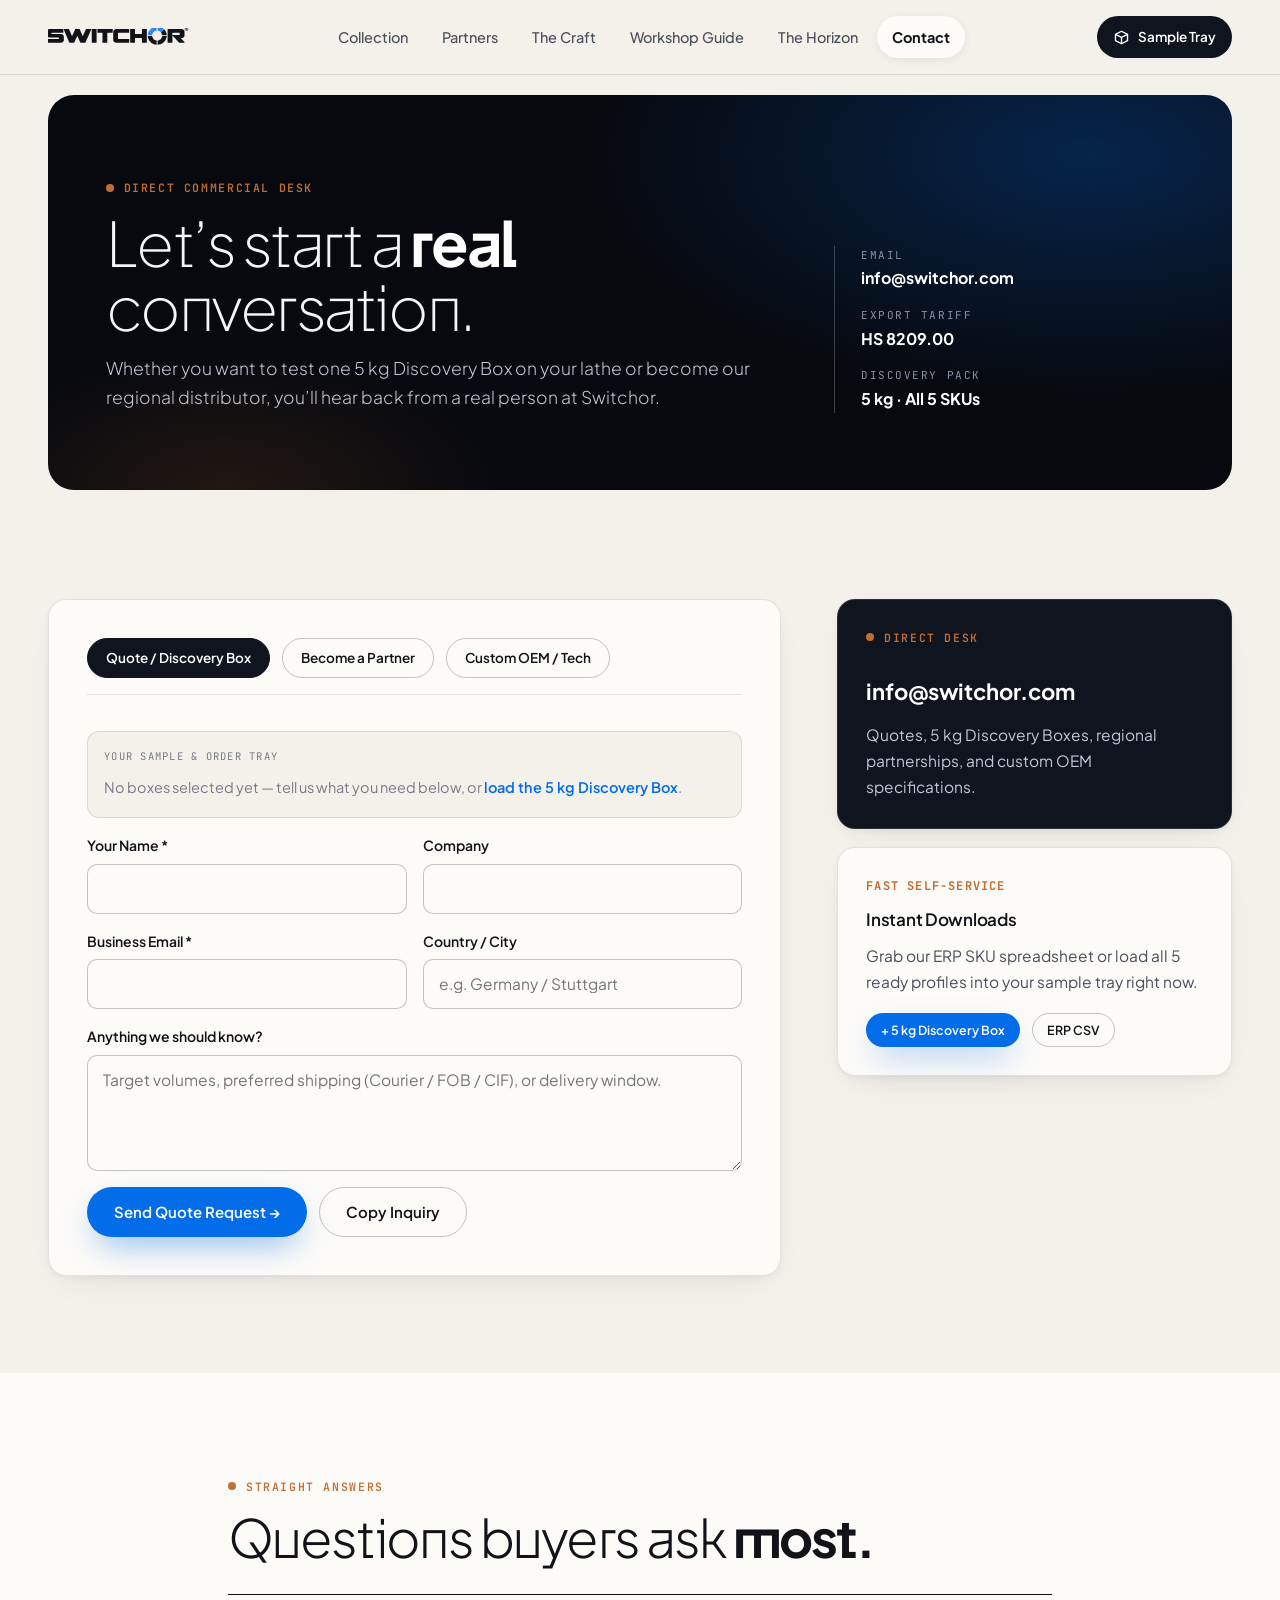
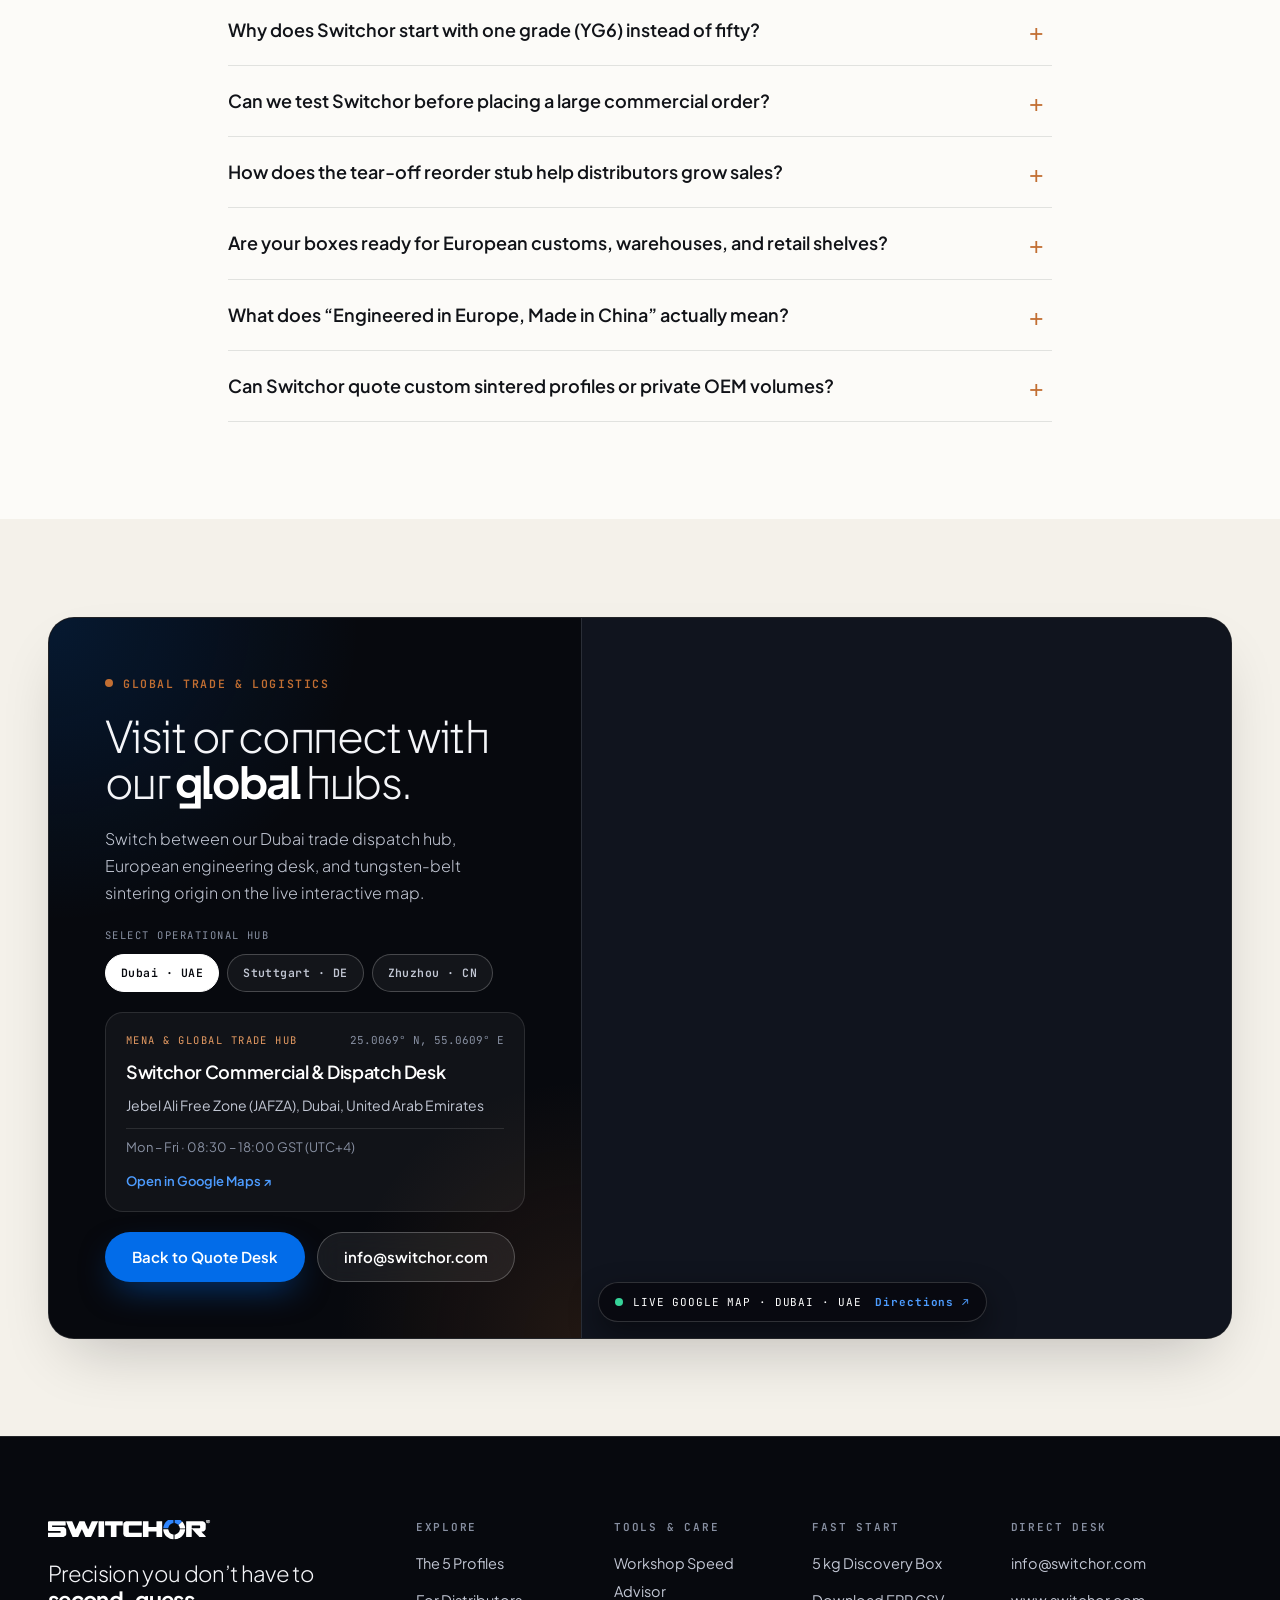
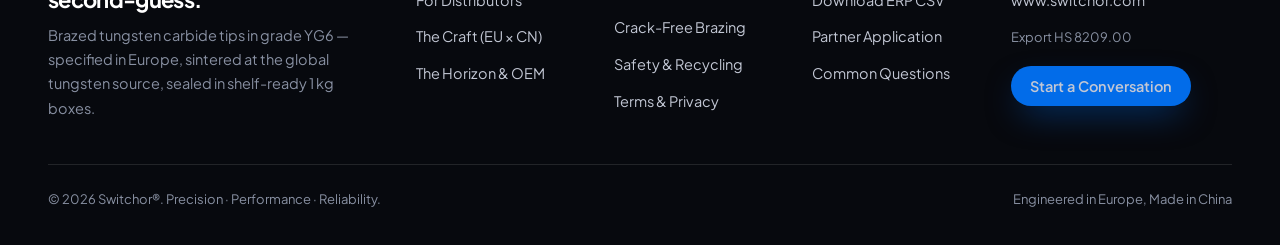
<file: contact.html>
<!doctype html>
<html lang="en-GB">
<head>
  <meta charset="utf-8">
  <meta name="viewport" content="width=device-width, initial-scale=1, viewport-fit=cover">
  <title>Start a Conversation — Quotes, Samples & Partnerships | Switchor</title>
  <meta name="description" content="Order a 5 kg Switchor YG6 Discovery Box, request commercial volume pricing, apply for territory distribution, or submit a custom OEM brief.">
  <meta name="theme-color" content="#F4F1EA">
  <link rel="icon" href="data:image/svg+xml,%3Csvg%20xmlns%3D%22http%3A//www.w3.org/2000/svg%22%20viewBox%3D%220%200%2024%2024%22%3E%3Cg%20fill%3D%22none%22%20stroke-width%3D%224.4%22%3E%3Cpath%20d%3D%22M12%202.6A9.4%209.4%200%200%201%2021.4%2012%22%20stroke%3D%22%232F86FF%22/%3E%3Cpath%20d%3D%22M21.4%2012A9.4%209.4%200%200%201%2012%2021.4M12%2021.4A9.4%209.4%200%200%201%202.6%2012M2.6%2012A9.4%209.4%200%200%201%2012%202.6%22%20stroke%3D%22%2314171F%22/%3E%3C/g%3E%3Cpath%20d%3D%22M12%200v5M24%2012h-5M12%2024v-5M0%2012h5%22%20stroke%3D%22%23fff%22%20stroke-width%3D%221.6%22/%3E%3C/svg%3E">
  <link rel="preconnect" href="https://fonts.googleapis.com">
  <link rel="preconnect" href="https://fonts.gstatic.com" crossorigin>
  <link rel="stylesheet" href="https://fonts.googleapis.com/css2?family=JetBrains+Mono:wght@400;500;600;700&family=Plus+Jakarta+Sans:wght@200;300;400;500;600;700;800&display=swap">
  <link rel="stylesheet" href="css/editorial.css">
  <link rel="stylesheet" href="css/interactive.css">
</head>
<body>

<svg width="0" height="0" style="position:absolute" aria-hidden="true" focusable="false">
  <defs>
    <symbol id="sw-logo" viewBox="9.7 10.7 960.3 125.2"><path fill="currentColor" fill-rule="evenodd" d="M750.8 134.8C750.2 134.7 749.2 134.5 748.6 134.3C747.9 134.1 746.6 133.9 745.5 133.8C744.4 133.7 742.9 133.4 742.1 133.2C741.4 132.9 740.1 132.6 739.4 132.4C737.4 132.0 733.7 130.6 731.0 129.3C730.5 129.0 729.3 128.5 728.5 128.0C724.6 126.2 720.2 123.5 717.7 121.5C713.6 118.2 712.3 116.9 709.1 113.4C707.6 111.8 707.0 111.0 705.2 108.6C704.7 108.0 704.1 107.2 703.8 106.8C701.3 103.3 699.3 99.3 697.4 93.8C696.3 90.5 695.8 88.4 695.4 86.1C695.2 85.3 695.0 84.1 694.8 83.5C694.6 82.9 694.4 81.5 694.2 80.4L694.0 78.5L694.1 77.9C694.3 77.0 694.5 76.8 694.9 76.6L695.4 76.3L709.3 76.3L723.2 76.2L723.6 76.4C724.2 76.8 724.6 78.0 725.7 82.5C727.4 89.5 731.8 95.8 738.0 100.1C738.9 100.8 740.9 101.9 743.0 103.0C745.0 104.0 749.8 105.4 752.2 105.7C753.4 105.8 753.9 106.1 754.2 106.9L754.4 107.4L754.6 119.7C754.7 133.7 754.7 133.2 754.4 133.8C754.1 134.7 752.9 135.1 750.8 134.8ZM762.3 134.8C761.4 134.6 760.8 134.2 760.6 133.7L760.4 133.2L760.5 122.2C760.5 116.2 760.5 110.4 760.5 109.5L760.5 107.7L760.9 107.1C761.4 106.3 762.1 106.0 763.6 105.8C764.9 105.7 768.1 104.8 769.1 104.3C769.4 104.1 770.3 103.8 771.1 103.6C771.8 103.3 772.9 102.8 773.4 102.5C773.9 102.2 774.7 101.7 775.2 101.5C777.1 100.5 781.6 96.9 783.1 95.1C783.6 94.4 784.5 93.4 785.0 92.8C786.4 91.2 788.1 88.5 788.5 87.4C788.7 86.8 789.1 85.9 789.4 85.3C789.7 84.7 790.0 83.9 790.0 83.5C790.1 83.2 790.3 82.1 790.5 81.1C790.8 80.2 791.0 79.0 791.0 78.6C791.2 77.7 791.6 76.9 792.3 76.5L792.9 76.2L805.9 76.1C813.0 76.0 819.3 75.9 819.9 75.9L821.0 75.9L821.4 76.2C821.7 76.4 822.0 76.8 822.1 77.0L822.3 77.4L822.2 78.9C822.2 79.8 822.0 81.2 821.7 82.3C821.4 83.3 821.0 85.1 820.7 86.2C820.1 88.7 820.0 89.1 818.8 92.5C817.1 97.3 815.1 101.5 813.8 103.5C813.4 104.0 812.6 105.2 812.0 106.1C811.3 107.1 810.1 108.7 809.3 109.6C808.5 110.6 807.7 111.6 807.4 112.0C805.6 114.6 799.7 120.2 795.7 122.8C795.1 123.2 793.8 124.1 792.9 124.7C791.4 125.7 790.5 126.3 788.2 127.5C783.5 130.0 779.8 131.5 776.5 132.2C775.3 132.5 773.8 132.8 773.0 133.1C772.3 133.3 770.8 133.6 769.7 133.7C768.6 133.8 767.4 134.0 767.0 134.2C765.7 134.6 763.2 135.0 762.3 134.8ZM389.3 120.6C388.4 120.5 387.7 120.0 387.5 119.3L387.4 118.7L387.5 103.0C387.5 94.3 387.5 79.9 387.5 71.0L387.5 54.8L387.3 54.4C387.2 54.3 386.9 54.0 386.7 53.9L386.3 53.6L370.7 53.6L355.1 53.6L354.6 53.4C354.2 53.2 353.9 52.9 353.7 52.5L353.4 52.0L353.5 41.1L353.5 30.3L353.7 29.8C353.8 29.5 354.1 29.1 354.3 28.9L354.8 28.6L405.2 28.6L455.7 28.6L456.1 28.9C456.3 29.0 456.6 29.4 456.7 29.7L457.0 30.2L457.0 41.0L457.0 51.9L456.8 52.4C456.7 52.7 456.3 53.1 456.1 53.2L455.5 53.5L452.6 53.5C451.0 53.4 449.3 53.4 448.9 53.4C448.4 53.4 442.1 53.5 434.9 53.5C427.6 53.6 421.5 53.7 421.3 53.7C421.1 53.8 420.8 54.0 420.7 54.2L420.4 54.7L420.4 86.9L420.4 119.2L420.1 119.7C419.9 119.9 419.5 120.3 419.2 120.4L418.6 120.6L404.3 120.7C396.5 120.7 389.7 120.7 389.3 120.6ZM521.6 120.6L477.2 120.5L475.9 120.2C475.2 120.1 474.1 119.7 473.4 119.4C472.7 119.1 471.9 118.7 471.6 118.6C471.0 118.4 468.9 117.2 467.5 116.1C466.2 115.1 464.1 112.7 463.1 111.1C462.1 109.3 462.0 109.0 461.0 105.5L460.3 102.8L460.3 75.2L460.3 47.5L460.5 46.0C461.1 42.6 461.9 40.5 463.5 38.2L464.6 36.5L466.0 35.2C467.9 33.4 469.1 32.5 471.1 31.4L472.8 30.4L474.4 29.9C475.3 29.7 476.8 29.3 477.7 29.1L479.3 28.6L523.2 28.6L567.0 28.6L567.5 28.8C567.9 28.9 568.5 29.6 568.7 30.0C568.8 30.2 568.8 35.2 568.8 41.1L568.8 51.9L568.5 52.4C568.4 52.7 568.0 53.0 567.7 53.2L567.2 53.5L532.2 53.6L497.2 53.6L496.5 53.8C494.9 54.2 493.2 55.7 492.7 57.1L492.5 57.7L492.6 64.0C492.7 67.4 492.8 75.1 492.8 81.1L492.7 92.1L493.0 92.6C493.5 93.6 494.8 95.0 495.5 95.3L496.2 95.6L531.5 95.6L566.9 95.6L567.5 95.8C567.9 96.0 568.3 96.2 568.5 96.5L568.8 96.9L568.8 108.2L568.8 119.4L568.6 119.8C568.3 120.3 567.6 120.6 566.6 120.6C566.3 120.7 546.1 120.7 521.6 120.6ZM11.4 120.3C11.2 120.1 10.9 119.7 10.8 119.4C10.8 119.1 10.7 113.9 10.8 107.8L10.9 96.6L11.3 96.2L11.8 95.7L51.6 95.7L91.4 95.6L92.1 95.3C92.5 95.1 93.0 94.7 93.3 94.3L93.7 93.7L93.8 91.5L93.8 89.3L93.5 88.5C93.1 87.7 92.4 87.1 91.4 86.6L90.8 86.3L67.8 86.3C55.2 86.4 40.9 86.4 36.1 86.4L27.4 86.4L24.5 85.5L21.5 84.6L20.1 83.7C18.2 82.6 15.8 80.6 14.5 79.1L13.4 77.9L12.4 75.8C11.9 74.6 11.3 73.1 11.1 72.2L10.7 70.7L10.7 57.7L10.8 44.7L11.1 43.4C12.2 39.0 15.1 34.8 18.3 32.7C21.5 30.6 23.1 29.9 26.7 29.0L28.4 28.6L75.0 28.6L121.7 28.6L122.2 29.1C122.4 29.3 122.7 29.9 122.8 30.2C122.9 30.6 122.9 35.6 122.9 41.3L122.9 51.7L122.6 52.4L122.3 53.1L121.8 53.4L121.2 53.7L83.5 53.6L45.7 53.5L45.0 53.8C44.0 54.1 43.4 54.6 43.1 55.4L42.8 56.0L42.8 57.7L42.8 59.4L43.1 60.0C43.5 60.8 44.2 61.5 45.0 62.0L45.6 62.3L77.3 62.3L109.0 62.4L110.7 62.9C111.6 63.2 113.0 63.6 113.8 63.9L115.2 64.3L117.1 65.4C119.4 66.8 121.1 68.4 122.9 70.7L124.2 72.4L124.8 73.8C126.1 76.8 126.3 78.5 126.3 93.3L126.3 104.1L126.0 106.0L125.8 107.9L124.8 109.7C123.0 113.3 121.6 114.9 117.9 117.3C115.4 119.0 113.0 120.0 110.2 120.4L108.5 120.6L60.2 120.6L11.8 120.6L11.4 120.3ZM163.5 120.3C162.7 119.9 162.5 119.7 162.0 118.1C161.7 117.3 161.2 116.1 160.9 115.5C160.6 114.8 160.1 113.6 159.9 112.8C159.6 112.0 159.2 110.9 158.9 110.3C158.6 109.7 158.2 108.9 158.1 108.5C157.9 107.9 157.2 106.3 155.1 101.5C153.9 98.8 152.5 95.4 150.8 91.0C150.4 90.1 149.9 88.9 149.6 88.3C149.3 87.7 148.9 86.5 148.6 85.6C148.2 84.7 147.8 83.7 147.7 83.4C147.5 83.0 147.1 82.1 146.9 81.4C146.6 80.6 146.2 79.6 145.9 79.0C145.6 78.4 145.2 77.3 145.0 76.7C144.8 76.1 144.3 74.8 143.8 73.9C143.4 73.0 142.9 71.8 142.7 71.4C142.5 70.9 142.2 70.3 142.0 70.0C141.8 69.6 141.4 68.7 141.1 68.0C140.8 67.2 140.4 66.1 140.1 65.6C139.9 65.1 139.4 64.0 139.1 63.2C138.8 62.4 138.4 61.4 138.2 61.0C138.0 60.7 137.6 59.7 137.4 59.0C137.1 58.2 136.7 57.2 136.5 56.7C136.1 55.9 135.4 54.1 133.8 49.9C133.5 49.0 132.9 47.7 132.6 47.2C132.3 46.6 131.9 45.6 131.7 44.9C131.4 44.2 131.0 43.1 130.6 42.4C130.3 41.6 129.8 40.6 129.6 40.0C129.4 39.4 129.0 38.5 128.8 38.0C128.5 37.5 128.2 36.5 128.0 35.9C127.8 35.2 127.2 34.0 126.8 33.0L125.9 31.4L125.8 30.4L125.7 29.5L126.1 29.1L126.5 28.6L143.3 28.6L160.1 28.6L160.5 28.8C161.2 29.2 161.6 29.7 162.1 30.9C162.3 31.5 162.7 32.4 163.0 32.9C163.2 33.4 163.7 34.4 163.9 35.1C164.2 35.9 164.6 36.9 164.8 37.4C165.1 37.9 165.4 38.8 165.6 39.4C165.8 40.0 166.4 41.3 166.8 42.1C167.2 43.0 167.6 43.9 167.7 44.1C167.8 44.4 168.1 45.2 168.5 46.0C168.9 46.7 169.4 47.9 169.7 48.6C169.9 49.2 170.3 50.2 170.6 50.7C170.9 51.3 171.2 52.1 171.4 52.6C171.5 53.1 171.9 54.0 172.2 54.6C172.5 55.2 172.9 56.3 173.2 57.1C173.5 57.9 173.8 58.9 174.0 59.3C174.3 59.7 174.7 60.8 175.1 61.8C175.5 62.7 176.0 63.8 176.2 64.2C176.4 64.6 176.8 65.4 177.0 66.1C177.3 66.8 177.7 67.9 178.1 68.5C178.4 69.2 178.8 70.2 179.0 70.8C179.6 72.4 180.4 74.3 180.8 74.9L181.1 75.5L181.5 75.5C182.0 75.5 182.6 74.9 182.9 74.0C183.3 72.7 184.8 69.2 185.1 68.7C185.3 68.4 185.8 67.4 186.2 66.4C186.6 65.4 187.1 64.3 187.3 64.0C187.5 63.6 187.9 62.8 188.1 62.2C188.4 61.5 188.9 60.5 189.1 59.9C189.4 59.3 189.8 58.5 190.0 58.0C190.2 57.5 190.6 56.6 190.9 56.0C191.2 55.4 191.7 54.4 191.9 53.7C192.1 53.1 192.6 52.1 192.9 51.6C193.2 51.1 193.7 50.0 194.0 49.2C194.2 48.4 194.7 47.4 194.9 47.1C195.1 46.7 195.5 45.9 195.8 45.2C196.1 44.4 196.6 43.3 197.0 42.6C197.3 41.9 197.8 40.8 198.0 40.2C198.6 38.7 200.2 34.9 200.5 34.3C200.7 34.0 201.1 33.1 201.4 32.2C202.2 30.4 203.0 29.2 203.6 28.9L204.2 28.6L218.3 28.6L232.3 28.6L232.9 28.9L233.4 29.2L234.0 30.4C234.3 31.0 234.9 32.3 235.3 33.1C235.7 34.0 236.3 35.3 236.6 36.0C237.0 36.8 237.5 38.0 237.8 38.7C238.0 39.4 238.8 41.2 239.4 42.7C240.0 44.2 240.8 46.2 241.2 47.2C241.6 48.2 242.1 49.4 242.3 49.8C242.5 50.2 242.8 51.1 243.1 51.7C243.3 52.3 243.8 53.3 244.1 54.0C244.5 54.6 244.9 55.5 245.1 56.0C245.3 56.5 245.7 57.5 246.1 58.2C246.4 58.9 246.8 59.7 246.9 60.0C246.9 60.2 247.4 61.2 247.8 62.1C249.0 64.7 249.7 66.5 250.5 68.5C250.9 69.5 251.5 70.8 251.8 71.3C252.1 71.8 252.5 72.8 252.7 73.5C253.2 74.9 253.7 75.6 254.3 75.6C254.7 75.6 255.4 74.9 255.6 74.3C255.7 74.1 255.9 73.5 256.0 73.1C256.2 72.7 256.6 71.8 257.0 71.2C257.4 70.6 257.9 69.6 258.0 69.0C258.2 68.5 258.6 67.5 258.9 66.9C259.2 66.2 259.6 65.1 259.9 64.4C260.1 63.8 260.6 62.8 260.9 62.2C261.2 61.7 261.5 60.8 261.7 60.3C262.0 59.5 262.6 58.0 265.0 53.2C266.4 50.1 266.8 49.2 267.5 47.4C268.2 45.8 269.3 43.2 271.9 37.8C272.2 37.1 272.7 35.9 273.0 35.1C273.3 34.3 273.7 33.2 274.0 32.6C274.4 32.0 274.8 31.0 275.1 30.4L275.6 29.3L276.3 29.0L277.1 28.6L294.3 28.6L311.6 28.6L312.0 29.0L312.5 29.4L312.5 30.1C312.5 30.4 312.3 31.1 312.1 31.5C311.9 31.9 311.5 32.5 311.3 32.9C310.8 33.9 309.3 37.1 309.2 37.6C309.1 37.9 308.7 38.8 308.2 39.7C307.7 40.6 307.2 41.8 307.0 42.3C306.9 42.8 306.6 43.6 306.3 44.0C306.1 44.5 305.6 45.5 305.3 46.4C304.1 49.3 303.4 50.7 302.5 52.5C300.7 56.3 298.4 61.2 297.9 62.5C297.7 63.2 297.2 64.4 296.8 65.1C296.5 65.8 296.0 66.8 295.9 67.3C295.6 68.2 294.9 69.5 293.3 72.8C292.8 73.7 292.3 74.9 292.1 75.4C291.9 75.9 291.6 76.7 291.3 77.2C291.0 77.7 290.6 78.6 290.4 79.2C290.1 79.8 289.7 80.9 289.3 81.6C289.0 82.3 288.6 83.1 288.5 83.3C288.5 83.5 288.1 84.5 287.6 85.4C287.2 86.3 286.7 87.3 286.6 87.7C286.5 88.1 286.0 89.1 285.6 90.0C285.2 90.8 284.3 92.6 283.8 93.8C283.2 95.0 282.4 96.9 281.9 97.9C281.4 98.9 281.0 99.8 281.0 99.9C281.0 99.9 280.6 100.7 280.2 101.5C279.4 103.1 278.6 104.9 277.5 107.8C277.1 108.7 276.6 109.9 276.3 110.4C276.0 110.9 275.5 112.0 275.2 112.8C274.1 115.7 272.4 119.2 271.9 119.8C271.6 120.1 271.1 120.4 270.8 120.5L270.2 120.6L254.3 120.6L238.4 120.5L238.0 120.0C237.7 119.7 237.3 119.1 237.1 118.5C237.0 118.0 236.7 117.3 236.5 117.1C236.4 116.8 236.0 115.9 235.7 115.0C235.4 114.1 234.8 112.9 234.5 112.4C234.2 111.8 233.8 110.9 233.6 110.3C233.3 109.7 233.0 108.8 232.7 108.3C232.5 107.8 232.0 106.7 231.7 105.8C231.4 105.0 230.9 103.9 230.7 103.6C230.5 103.2 230.1 102.3 229.8 101.5C229.5 100.8 229.0 99.8 228.8 99.3C228.5 98.9 228.1 97.9 227.9 97.3C227.6 96.6 227.2 95.6 226.9 95.1C226.6 94.5 226.2 93.5 226.0 92.8C225.8 92.1 225.3 91.0 224.9 90.4C224.6 89.8 224.1 88.8 223.9 88.2C223.7 87.6 223.3 86.6 223.1 86.2C222.8 85.7 222.4 84.8 222.2 84.3C222.0 83.7 221.6 82.8 221.4 82.3C220.8 81.2 219.6 78.3 219.0 76.8C218.6 75.6 218.2 75.1 217.7 75.1C217.1 75.1 216.7 75.8 214.9 80.2C214.7 80.7 214.3 81.6 214.0 82.2C213.6 82.8 213.1 83.9 212.9 84.5C212.7 85.1 212.3 86.0 212.0 86.5C211.7 87.0 211.3 87.9 211.0 88.5C210.8 89.2 210.4 90.1 210.1 90.5C209.9 91.0 209.3 92.1 209.0 93.0C207.8 95.9 206.9 97.7 205.2 101.2C204.3 103.1 203.3 105.1 203.1 105.7C202.9 106.2 202.5 107.1 202.2 107.7C201.9 108.4 201.6 109.1 201.5 109.3C201.5 109.5 201.1 110.3 200.8 111.0C200.4 111.8 199.8 113.0 199.5 113.9C197.0 119.6 196.8 119.9 195.7 120.4L195.1 120.6L179.7 120.6L164.2 120.6L163.5 120.3ZM316.5 120.4C316.2 120.4 315.8 120.1 315.6 119.9L315.2 119.4L315.2 74.8L315.2 30.2L315.5 29.7C315.7 29.4 316.0 29.0 316.2 28.8L316.7 28.5L331.6 28.6L346.5 28.6L346.9 28.9C347.2 29.0 347.5 29.4 347.7 29.7L348.0 30.2L348.1 74.7L348.1 119.1L347.9 119.6C347.7 119.9 347.4 120.2 347.1 120.3L346.5 120.6L331.8 120.6C323.7 120.6 316.8 120.5 316.5 120.4ZM576.3 120.4C576.0 120.3 575.6 120.0 575.4 119.8L575.1 119.3L575.1 74.7L575.1 30.0L575.3 29.5C575.5 29.2 575.8 28.9 576.1 28.8L576.5 28.6L591.6 28.6L606.7 28.5L607.2 28.9C607.6 29.1 607.8 29.5 607.9 29.8C608.0 30.1 608.0 37.3 607.9 45.9L607.8 61.4L608.1 61.8C608.3 62.0 608.7 62.3 609.0 62.4L609.5 62.6L631.5 62.5L653.4 62.5L653.8 62.3C654.0 62.2 654.2 61.9 654.4 61.6L654.7 61.1L654.6 45.7L654.6 30.4L654.9 29.8C655.1 29.5 655.4 29.1 655.6 28.9L656.1 28.6L671.3 28.6L686.6 28.6L687.0 28.9C687.3 29.0 687.6 29.3 687.7 29.6L688.0 30.0L688.0 74.5L688.0 119.1L687.7 119.5C687.6 119.7 687.2 120.1 687.0 120.2L686.6 120.5L671.4 120.6L656.3 120.6L655.7 120.4C655.4 120.2 655.0 119.9 654.9 119.6L654.6 119.1L654.6 104.2L654.6 89.3L654.4 89.0C654.3 88.8 654.1 88.6 653.9 88.5L653.6 88.3L631.7 88.3L609.9 88.3L609.2 88.5C608.9 88.6 608.5 88.8 608.3 89.0L608.1 89.3L608.0 104.4L607.9 119.5L607.7 119.8C607.5 120.0 607.2 120.3 606.9 120.4L606.5 120.6L591.7 120.6L576.9 120.6L576.3 120.4ZM829.3 120.3C829.0 120.2 828.6 119.9 828.5 119.6L828.3 119.2L828.3 74.6L828.4 30.0L828.7 29.5C828.9 29.3 829.3 28.9 829.5 28.8L829.9 28.6L876.8 28.6L923.7 28.6L925.5 29.0C930.9 30.3 935.6 32.8 938.2 35.7C940.3 38.0 942.0 41.3 942.9 44.4L943.1 45.2L943.1 58.8C943.1 66.3 943.1 72.8 943.0 73.3C942.9 73.8 942.4 75.2 942.0 76.4L941.1 78.6L940.0 80.4C938.5 82.6 937.1 84.0 935.2 85.3C933.4 86.6 929.8 88.3 928.2 88.7C926.1 89.2 922.7 89.5 920.3 89.5L917.9 89.5L917.8 89.8C917.4 90.4 917.8 91.2 919.3 92.4C919.9 92.9 921.0 93.9 921.7 94.7C922.4 95.5 924.1 97.3 925.4 98.6C926.7 99.9 928.8 102.1 930.0 103.4C931.2 104.7 934.5 108.2 937.4 111.1C940.2 114.1 942.7 116.8 942.9 117.2L943.3 117.9L943.2 118.6C943.1 119.5 942.7 120.2 941.9 120.4L941.2 120.6L923.9 120.6L906.6 120.6L906.1 120.4C905.9 120.2 904.7 119.1 903.4 117.8C898.7 112.6 896.7 110.5 895.5 109.4C894.9 108.7 893.6 107.4 892.7 106.4C891.8 105.4 890.6 104.1 890.0 103.5C889.5 102.9 888.7 102.0 888.3 101.5C887.9 101.1 886.2 99.2 884.6 97.5C882.9 95.7 880.9 93.6 880.1 92.7C879.4 91.9 877.7 90.1 876.5 88.8C869.7 81.6 866.0 77.6 864.8 76.1C864.2 75.4 863.4 74.4 862.9 73.9L862.1 73.1L861.7 73.2L861.2 73.2L861.0 73.7L860.8 74.2L860.9 75.4L861.1 76.7L861.1 98.0L861.0 119.2L860.8 119.6C860.7 119.8 860.4 120.1 860.1 120.3L859.5 120.6L844.7 120.6L829.9 120.6L829.3 120.3ZM816.2 70.8C815.1 70.7 809.4 70.6 803.5 70.6L792.9 70.5L792.4 70.3C792.1 70.2 791.8 69.8 791.6 69.6L791.3 69.2L791.0 67.7C790.7 65.3 789.8 62.2 789.2 60.8C788.9 60.1 788.4 59.1 788.2 58.5C787.8 57.5 786.1 54.7 784.8 53.1C783.9 52.0 783.5 51.1 783.5 50.5L783.5 50.0L784.0 49.6C784.2 49.3 784.6 49.1 784.6 49.1C784.7 49.1 785.6 48.4 786.5 47.5C787.4 46.6 788.5 45.6 788.9 45.3C790.6 43.8 798.3 36.6 799.7 35.0C800.2 34.5 801.1 33.6 801.7 33.1C802.3 32.6 803.0 31.9 803.2 31.6C803.4 31.2 803.8 30.9 804.1 30.8L804.5 30.6L805.2 30.9L805.9 31.1L806.8 32.1C808.8 34.3 811.9 38.3 812.8 40.0C813.0 40.4 813.4 41.1 813.8 41.5C814.1 42.0 814.7 43.1 815.2 44.0C815.7 45.0 816.2 45.9 816.3 46.2C816.9 47.2 818.2 50.3 818.7 51.8C819.0 52.7 819.4 53.8 819.7 54.3C820.1 55.3 820.3 56.2 821.5 61.5C822.8 67.8 822.8 69.9 821.3 70.7L820.7 71.0L819.5 70.9C818.8 70.9 817.3 70.8 816.2 70.8ZM886.0 69.5L906.9 69.5L907.6 69.2L908.3 68.9L909.1 68.0C909.5 67.6 910.0 66.9 910.2 66.6L910.5 66.0L910.5 61.5C910.5 58.8 910.4 56.8 910.3 56.4C910.1 55.7 909.0 54.5 908.1 53.9L907.6 53.6L885.0 53.6L862.4 53.6L862.0 53.9C861.7 54.0 861.4 54.4 861.3 54.7L861.0 55.2L861.1 56.4C861.1 57.0 861.2 57.7 861.2 57.9C861.2 58.1 861.1 60.5 861.0 63.3L860.9 68.4L861.3 68.8C861.5 69.1 862.0 69.4 862.4 69.5L863.0 69.8L864.1 69.7C864.7 69.6 874.6 69.6 886.0 69.5ZM954.1 39.7C952.8 39.3 950.0 37.8 949.0 36.9C947.0 35.1 945.5 32.9 945.0 31.0L944.7 29.9L944.7 28.0C944.7 25.7 944.9 24.8 945.8 22.8L946.5 21.4L948.4 19.4L950.4 17.5L952.0 16.7C954.1 15.7 954.7 15.6 957.0 15.5L958.9 15.5L960.2 16.2C961.0 16.5 961.7 16.8 961.8 16.8C962.8 16.8 965.0 18.5 966.6 20.4L967.6 21.6L968.4 23.9L969.2 26.2L969.1 28.2L969.0 30.2L968.4 31.9C967.6 34.0 967.0 34.8 965.5 36.3L964.2 37.5L962.8 38.1C962.0 38.5 960.9 39.1 960.4 39.3L959.4 39.8L957.2 39.9L955.0 40.0L954.1 39.7ZM958.6 36.4C960.1 36.0 960.8 35.6 961.3 34.9C961.6 34.6 961.8 34.3 961.8 34.2C961.8 34.2 961.4 34.1 961.0 34.0C959.7 33.9 958.8 33.1 958.4 31.8C957.9 30.5 957.3 30.0 956.3 30.0C955.3 30.0 955.0 30.4 955.1 31.9C955.2 33.6 953.7 34.6 952.7 33.5C952.0 32.8 951.9 32.1 951.9 27.7L951.9 23.7L952.3 22.9C952.5 22.5 952.8 22.0 953.1 21.7L953.6 21.3L954.9 21.1C955.7 21.0 956.9 20.9 957.5 21.0L958.8 21.1L959.5 21.5C961.4 22.6 962.3 23.8 962.3 25.3C962.3 26.3 962.0 27.0 961.0 27.9C960.3 28.6 960.2 28.9 960.3 29.6C960.3 29.8 960.6 30.2 961.0 30.5C961.8 31.4 962.0 31.9 962.0 33.1L962.0 34.1L962.2 34.1C963.1 34.1 964.3 33.0 965.1 31.3L965.7 30.1L965.7 28.5C966.0 24.6 964.6 22.0 961.6 20.1C960.0 19.1 959.3 18.9 956.9 18.9C954.1 18.9 953.9 18.9 952.0 20.4C949.6 22.2 949.0 23.0 948.4 25.5C947.8 28.1 947.9 29.2 948.8 31.5L949.3 32.8L950.3 33.7C951.7 35.1 953.0 35.9 954.6 36.5C955.3 36.7 957.5 36.6 958.6 36.4ZM958.2 26.3C958.5 26.2 958.8 25.9 958.9 25.7L959.1 25.3L958.8 24.8L958.6 24.2L957.9 23.9C956.6 23.4 955.6 23.6 955.2 24.7C954.9 25.4 955.0 25.7 955.6 26.2L956.0 26.6L956.8 26.6C957.3 26.6 957.9 26.5 958.2 26.3Z"/><path style="fill:var(--logo-accent,#2F86FF)" fill-rule="evenodd" d="M696.8 70.1C695.8 69.9 695.2 69.5 694.9 68.9L694.6 68.4L694.7 66.1L694.8 63.9L695.1 62.6C695.3 61.9 695.7 60.3 696.0 59.0C696.3 57.6 696.9 55.8 697.3 54.9C697.6 53.9 698.1 52.7 698.2 52.0C698.5 50.4 698.7 49.9 700.7 46.0C702.5 42.6 703.7 40.4 704.6 39.4C704.8 39.1 705.3 38.4 705.6 37.8C706.0 37.2 706.8 36.0 707.4 35.3C708.0 34.5 709.0 33.3 709.5 32.6C711.2 30.3 716.8 25.4 720.8 22.6C723.8 20.6 725.2 19.7 726.1 19.2C726.6 19.0 727.5 18.4 728.1 18.0C729.6 17.1 730.3 16.7 732.0 16.3C732.8 16.1 734.2 15.6 735.3 15.1C736.3 14.7 737.8 14.2 738.5 14.0C739.1 13.9 740.7 13.4 742.0 13.0C744.4 12.3 745.4 12.1 749.3 11.8L751.9 11.6L752.7 11.9L753.5 12.3L753.7 12.8L753.9 13.4L754.0 25.9L754.0 38.4L753.7 38.9C753.1 39.6 752.5 39.9 750.8 40.2C749.9 40.3 748.5 40.7 747.6 41.0C746.8 41.3 745.5 41.8 744.9 41.9C743.6 42.3 742.0 43.1 741.2 43.7C740.9 43.9 740.2 44.3 739.7 44.7C739.1 45.0 738.1 45.7 737.6 46.2C737.0 46.6 735.9 47.5 735.2 48.0C730.8 51.4 727.8 55.7 725.4 62.1L724.8 63.7L724.5 65.7C724.4 66.8 724.2 67.9 724.2 68.2C724.0 68.9 723.4 69.6 722.4 69.9L721.5 70.2L709.5 70.2C702.9 70.2 697.2 70.2 696.8 70.1ZM782.0 49.1C781.6 48.9 781.0 48.4 780.5 48.0C777.3 45.3 772.7 42.7 769.8 42.0C769.4 41.8 768.4 41.5 767.6 41.1L766.2 40.5L764.6 40.2C762.8 39.9 762.2 39.6 761.7 38.8L761.4 38.2L761.3 36.2C761.3 35.1 761.2 29.5 761.2 23.8L761.2 13.4L761.4 12.9C761.9 11.8 763.4 11.5 767.1 11.8C771.1 12.1 771.9 12.2 774.5 13.0C775.8 13.4 777.3 13.8 777.9 13.9C779.2 14.2 780.4 14.6 781.3 15.1C781.8 15.3 783.1 15.8 784.2 16.2C785.4 16.6 786.5 17.1 786.8 17.3C787.1 17.4 788.2 18.0 789.2 18.6C792.9 20.6 795.8 22.6 799.7 25.9C802.1 27.9 803.4 29.3 803.5 29.8C803.6 30.1 803.6 30.5 803.5 30.9L803.3 31.5L798.7 36.0C796.2 38.4 794.0 40.6 793.6 40.9C793.3 41.1 792.4 42.0 791.5 42.8C790.6 43.7 789.2 45.0 788.4 45.7C787.5 46.4 786.5 47.4 786.0 47.9C784.6 49.4 783.1 49.8 782.0 49.1Z"/></symbol>
    <symbol id="ring" viewBox="0 0 24 24"><g fill="none" stroke-width="4.2"><path d="M12 2.6A9.4 9.4 0 0 1 21.4 12" stroke="#2F86FF"/><path d="M21.4 12A9.4 9.4 0 0 1 12 21.4M12 21.4A9.4 9.4 0 0 1 2.6 12M2.6 12A9.4 9.4 0 0 1 12 2.6" stroke="currentColor"/></g><g stroke="var(--ring-gap,#0A1128)" stroke-width="1.6"><path d="M12 0v5M24 12h-5M12 24v-5M0 12h5"/></g></symbol>
    <symbol id="ghs08" viewBox="0 0 100 100"><path d="M50 5 95 50 50 95 5 50Z" fill="#fff" stroke="#D0021B" stroke-width="7" stroke-linejoin="miter"/><circle cx="50" cy="31" r="8.5" fill="#000"/><path d="M29 73c0-15 8.5-29 21-29s21 14 21 29Z" fill="#000"/><path d="m50 49 2.3 6.6 6.3-3-3 6.3 6.6 2.3-6.6 2.3 3 6.3-6.3-3L50 75.4l-2.3-6.6-6.3 3 3-6.3-6.6-2.3 6.6-2.3-3-6.3 6.3 3Z" fill="#fff"/></symbol>
    <symbol id="knife" viewBox="0 0 100 26"><rect x="0" y="1" width="62" height="24" rx="6" fill="currentColor"/><rect x="9" y="8" width="24" height="10" rx="5" fill="var(--knife-hole,#fff)"/><rect x="39" y="8" width="15" height="3.2" rx="1.6" fill="var(--knife-hole,#fff)"/><rect x="39" y="14.8" width="15" height="3.2" rx="1.6" fill="var(--knife-hole,#fff)"/><path d="M62 4H99L90 22H62Z" fill="var(--knife-hole,#fff)" stroke="currentColor" stroke-width="3" stroke-linejoin="round"/><path d="M71 7 67 19M79 7 75 19M87 7 83 19" stroke="currentColor" stroke-width="2.6"/></symbol>

    <symbol id="i-search" viewBox="0 0 24 24"><g fill="none" stroke="currentColor" stroke-width="1.9" stroke-linecap="round"><circle cx="10.5" cy="10.5" r="6.5"/><path d="M15.5 15.5 21 21"/></g></symbol>
    <symbol id="i-sun" viewBox="0 0 24 24"><g fill="none" stroke="currentColor" stroke-width="1.9" stroke-linecap="round"><circle cx="12" cy="12" r="4"/><path d="M12 2v2.5M12 19.5V22M2 12h2.5M19.5 12H22M4.9 4.9l1.8 1.8M17.3 17.3l1.8 1.8M4.9 19.1l1.8-1.8M17.3 6.7l1.8-1.8"/></g></symbol>
    <symbol id="i-moon" viewBox="0 0 24 24"><path d="M20 14.6A8.2 8.2 0 0 1 9.4 4a8.2 8.2 0 1 0 10.6 10.6Z" fill="none" stroke="currentColor" stroke-width="1.9" stroke-linejoin="round"/></symbol>
    <symbol id="i-auto" viewBox="0 0 24 24"><circle cx="12" cy="12" r="8.2" fill="none" stroke="currentColor" stroke-width="1.9"/><path d="M12 3.8a8.2 8.2 0 0 1 0 16.4Z" fill="currentColor"/></symbol>
    <symbol id="i-box" viewBox="0 0 24 24"><g fill="none" stroke="currentColor" stroke-width="1.9" stroke-linejoin="round"><path d="M3.5 7.5 12 3.2l8.5 4.3v9L12 20.8l-8.5-4.3Z"/><path d="M3.5 7.5 12 11.8l8.5-4.3M12 11.8v9"/></g></symbol>
    <symbol id="i-menu" viewBox="0 0 24 24"><path d="M3.5 6.5h17M3.5 12h17M3.5 17.5h17" fill="none" stroke="currentColor" stroke-width="2" stroke-linecap="round"/></symbol>
    <symbol id="i-close" viewBox="0 0 24 24"><path d="M5.5 5.5l13 13M18.5 5.5l-13 13" fill="none" stroke="currentColor" stroke-width="2" stroke-linecap="round"/></symbol>
    <symbol id="i-check" viewBox="0 0 24 24"><path d="M4.5 12.5 9.8 17.5 19.5 6.5" fill="none" stroke="currentColor" stroke-width="2.4" stroke-linecap="round" stroke-linejoin="round"/></symbol>
    <symbol id="i-x" viewBox="0 0 24 24"><path d="M6.5 6.5l11 11M17.5 6.5l-11 11" fill="none" stroke="currentColor" stroke-width="2.2" stroke-linecap="round"/></symbol>
    <symbol id="i-warn" viewBox="0 0 24 24"><g fill="none" stroke="currentColor" stroke-width="2" stroke-linejoin="round" stroke-linecap="round"><path d="M12 3.2 1.8 20.5h20.4Z"/><path d="M12 9.5v5M12 17.3v.2"/></g></symbol>
    <symbol id="i-trash" viewBox="0 0 24 24"><g fill="none" stroke="currentColor" stroke-width="1.9" stroke-linecap="round" stroke-linejoin="round"><path d="M4 6.5h16M9.5 6.5V4h5v2.5M6 6.5l1 13.5h10l1-13.5M10 10.5v6M14 10.5v6"/></g></symbol>
    <symbol id="i-chev" viewBox="0 0 24 24"><path d="M9 5.5 15.5 12 9 18.5" fill="none" stroke="currentColor" stroke-width="2" stroke-linecap="round" stroke-linejoin="round"/></symbol>
    <symbol id="i-arrow" viewBox="0 0 24 24"><path d="M5 12h14M13 6l6 6-6 6" fill="none" stroke="currentColor" stroke-width="2" stroke-linecap="round" stroke-linejoin="round"/></symbol>
    <symbol id="i-pause" viewBox="0 0 24 24"><path d="M7 4.5h3.5v15H7zM13.5 4.5H17v15h-3.5z" fill="currentColor"/></symbol>
    <symbol id="i-play" viewBox="0 0 24 24"><path d="M7 4.2v15.6L19.5 12Z" fill="currentColor"/></symbol>
    <symbol id="i-mail" viewBox="0 0 24 24"><g fill="none" stroke="currentColor" stroke-width="1.9" stroke-linejoin="round"><rect x="3" y="5.5" width="18" height="13" rx="1.5"/><path d="m3.5 6.5 8.5 7 8.5-7"/></g></symbol>
    <symbol id="i-copy" viewBox="0 0 24 24"><g fill="none" stroke="currentColor" stroke-width="1.9" stroke-linejoin="round"><rect x="8.5" y="8.5" width="12" height="12" rx="1.5"/><path d="M15.5 8.5V5a1.5 1.5 0 0 0-1.5-1.5H5A1.5 1.5 0 0 0 3.5 5v9A1.5 1.5 0 0 0 5 15.5h3.5"/></g></symbol>
    <symbol id="i-download" viewBox="0 0 24 24"><g fill="none" stroke="currentColor" stroke-width="1.9" stroke-linecap="round" stroke-linejoin="round"><path d="M12 3.5v12M7.5 11.5 12 16l4.5-4.5M4 19.5h16"/></g></symbol>
    <symbol id="i-print" viewBox="0 0 24 24"><g fill="none" stroke="currentColor" stroke-width="1.8" stroke-linejoin="round"><path d="M6.5 8.5V3.5h11v5M6.5 17H4a1.5 1.5 0 0 1-1.5-1.5v-5A1.5 1.5 0 0 1 4 9h16a1.5 1.5 0 0 1 1.5 1.5v5A1.5 1.5 0 0 1 20 17h-2.5"/><rect x="6.5" y="13.5" width="11" height="7"/></g></symbol>
    <symbol id="i-scissors" viewBox="0 0 24 24"><g fill="none" stroke="currentColor" stroke-width="1.8" stroke-linecap="round"><circle cx="6" cy="6.5" r="2.8"/><circle cx="6" cy="17.5" r="2.8"/><path d="M8.3 8.2 20.5 18M8.3 15.8 20.5 6"/></g></symbol>
    <symbol id="i-shield" viewBox="0 0 24 24"><g fill="none" stroke="currentColor" stroke-width="1.8" stroke-linejoin="round" stroke-linecap="round"><path d="M12 3 19.5 6v5.6c0 4.6-3.2 7.8-7.5 9.4-4.3-1.6-7.5-4.8-7.5-9.4V6Z"/><path d="m8.6 12 2.4 2.4 4.6-4.8"/></g></symbol>
    <symbol id="i-globe" viewBox="0 0 24 24"><g fill="none" stroke="currentColor" stroke-width="1.8"><circle cx="12" cy="12" r="9"/><path d="M3.5 9h17M3.5 15h17M12 3c2.8 2.8 2.8 15.2 0 18M12 3c-2.8 2.8-2.8 15.2 0 18"/></g></symbol>
    <symbol id="i-trend" viewBox="0 0 24 24"><g fill="none" stroke="currentColor" stroke-width="1.9" stroke-linecap="round" stroke-linejoin="round"><path d="m3.5 17 5.5-5.5 4 4L20.5 8"/><path d="M15 8h5.5v5.5"/></g></symbol>
    <symbol id="i-truck" viewBox="0 0 24 24"><g fill="none" stroke="currentColor" stroke-width="1.8" stroke-linejoin="round"><path d="M2.5 6.5h12v10h-12zM14.5 9.5h4.2l2.8 3v4h-7"/><circle cx="6.5" cy="17.5" r="2"/><circle cx="18" cy="17.5" r="2"/></g></symbol>
    <symbol id="i-mask" viewBox="0 0 24 24"><g fill="none" stroke="currentColor" stroke-width="1.8" stroke-linejoin="round" stroke-linecap="round"><path d="M5 9.5c0-2.3 3.1-4.3 7-4.3s7 2 7 4.3v2.8c0 4.4-3.1 7.5-7 7.5s-7-3.1-7-7.5Z"/><path d="M9 12.5h6M9.5 15.5h5M5 10.5 2.5 9.5M19 10.5l2.5-1"/></g></symbol>
    <symbol id="i-glove" viewBox="0 0 24 24"><path d="M8 21.2v-6.4L5.6 11.6a1.6 1.6 0 0 1 2.5-2l1.4 1.6V4.6a1.5 1.5 0 0 1 3 0v5.6V3.6a1.5 1.5 0 0 1 3 0v6.6V5.4a1.5 1.5 0 0 1 3 0v9.4c0 3.6-2.2 6.4-5.6 6.4Z" fill="none" stroke="currentColor" stroke-width="1.7" stroke-linejoin="round"/></symbol>
    <symbol id="i-goggles" viewBox="0 0 24 24"><g fill="none" stroke="currentColor" stroke-width="1.8" stroke-linejoin="round"><path d="M2.8 10.2c0-1.4 1.1-2.4 2.5-2.4h13.4c1.4 0 2.5 1 2.5 2.4v3.1c0 1.5-1.1 2.6-2.5 2.6h-3.4l-1.9-2.1h-2.8l-1.9 2.1H5.3c-1.4 0-2.5-1.1-2.5-2.6Z"/><path d="M2.8 10.5H1.2M21.2 10.5h1.6"/></g></symbol>
    <symbol id="i-fan" viewBox="0 0 24 24"><g fill="none" stroke="currentColor" stroke-width="1.8" stroke-linecap="round"><path d="M3 8.5h11.2a2.8 2.8 0 1 0-2.8-2.8M3 12.5h15.4a2.8 2.8 0 1 1-2.8 2.8M3 16.5h7"/></g></symbol>
    <symbol id="i-scale" viewBox="0 0 24 24"><g fill="none" stroke="currentColor" stroke-width="1.8" stroke-linecap="round" stroke-linejoin="round"><path d="M12 4v16M7 20h10M4.5 7.5h15M4.5 7.5 2 13.5a3 3 0 0 0 5 0ZM19.5 7.5l-2.5 6a3 3 0 0 0 5 0Z"/></g></symbol>
    <symbol id="i-diamond" viewBox="0 0 24 24"><g fill="none" stroke="currentColor" stroke-width="1.8" stroke-linejoin="round"><path d="M6.5 4h11l3.5 5-9 11L3 9Z"/><path d="M3 9h18M9.5 4 12 20l2.5-16"/></g></symbol>
    <symbol id="i-ruler" viewBox="0 0 24 24"><g fill="none" stroke="currentColor" stroke-width="1.8" stroke-linejoin="round" stroke-linecap="round"><rect x="2.5" y="7.5" width="19" height="9" rx="1"/><path d="M6.5 7.5v3M10 7.5v4.5M13.5 7.5v3M17 7.5v4.5"/></g></symbol>
    <symbol id="i-barcode" viewBox="0 0 24 24"><path d="M3 5v14M6 5v14M8.5 5v14M12 5v14M14 5v14M17.5 5v14M21 5v14" fill="none" stroke="currentColor" stroke-width="1.8"/></symbol>
    <symbol id="i-flame" viewBox="0 0 24 24"><path d="M12 2.8c3.2 4 6.2 6.6 6.2 10.8a6.2 6.2 0 0 1-12.4 0c0-3.3 1.9-5 3-7.4 1 2 2 3 3.2 3.4.2-2.4-.1-4.4 0-6.8Z" fill="none" stroke="currentColor" stroke-width="1.8" stroke-linejoin="round"/></symbol>
    <symbol id="i-gauge" viewBox="0 0 24 24"><g fill="none" stroke="currentColor" stroke-width="1.8" stroke-linecap="round"><path d="M4 17.5a8 8 0 1 1 16 0"/><path d="M12 17.5l4.2-5.2M4 17.5h1.6M18.4 17.5H20M12 9.5v1.4"/></g></symbol>
    <symbol id="i-cube" viewBox="0 0 24 24"><g fill="none" stroke="currentColor" stroke-width="1.8" stroke-linejoin="round"><path d="m12 3 8 4.2v9.6L12 21l-8-4.2V7.2Z"/><path d="m4 7.2 8 4.3 8-4.3M12 11.5V21"/></g></symbol>
    <symbol id="i-label" viewBox="0 0 24 24"><g fill="none" stroke="currentColor" stroke-width="1.8" stroke-linejoin="round" stroke-linecap="round"><rect x="3.5" y="4.5" width="17" height="15" rx="1"/><path d="M3.5 9h17M7 13h5M7 16h8"/></g></symbol>
    <symbol id="i-flask" viewBox="0 0 24 24"><g fill="none" stroke="currentColor" stroke-width="1.8" stroke-linejoin="round" stroke-linecap="round"><path d="M9.5 3.5h5M10.5 3.5v6L5 19a1.3 1.3 0 0 0 1.1 2h11.8a1.3 1.3 0 0 0 1.1-2l-5.5-9.5v-6"/><path d="M7.6 15h8.8"/></g></symbol>
  </defs>
<symbol id="i-aed" viewBox="0 0 24 24" fill="none"><path d="M5.35 5.5C5.35 4.67 6.03 4 6.85 4H11.1C15.4 4 18.9 7.6 18.9 12C18.9 16.4 15.4 20 11.1 20H6.85C6.03 20 5.35 19.32 5.35 18.5Z" stroke="currentColor" stroke-width="2.1" stroke-linecap="round" stroke-linejoin="round"/><path d="M2.6 10.05H21.4M2.6 13.95H21.4" stroke="currentColor" stroke-width="2.1" stroke-linecap="round" stroke-linejoin="round"/></symbol></svg>
<a class="skip" href="#main">Skip to content</a>

<header class="hdr">
  <div class="hdr-in">
    <a class="brand" href="index.html" aria-label="Switchor Home">
      <svg class="logo" viewBox="9.7 10.7 960.3 125.2" aria-hidden="true"><use href="#sw-logo"/></svg>
    </a>
    <nav class="nav" aria-label="Primary">
      <a href="collection.html">Collection</a>
      <a href="partners.html">Partners</a>
      <a href="craft.html">The Craft</a>
      <a href="workshop.html">Workshop Guide</a>
      <a href="roadmap.html">The Horizon</a>
      <a href="contact.html" aria-current="page">Contact</a>
    </nav>
    <div class="hdr-right">
      <button class="tray-btn" type="button" id="trayBtn" aria-haspopup="dialog" aria-controls="trayDrawer">
        <svg aria-hidden="true"><use href="#i-box"/></svg>
        <span class="lbl-txt">Sample Tray</span>
        <b class="tray-badge" id="trayCount" hidden>0</b>
      </button>
      <button class="icon-pill menu-btn" type="button" id="menuBtn" aria-expanded="false" aria-controls="mnav" aria-label="Open menu">
        <svg aria-hidden="true"><use href="#i-menu"/></svg>
      </button>
    </div>
  </div>
</header>

<nav class="mnav" id="mnav" aria-label="Mobile menu" hidden>
  <a href="index.html">Home</a>
  <a href="collection.html">Collection</a>
  <a href="partners.html">Partners</a>
  <a href="craft.html">The Craft</a>
  <a href="workshop.html">Workshop Guide</a>
  <a href="roadmap.html">The Horizon</a>
  <a href="contact.html" aria-current="page">Contact</a>
  <div style="margin-top:24px;display:grid;gap:12px">
    <button type="button" class="btn btn-primary" data-kit="discovery">+ Add 5 kg Discovery Box</button>
    <a href="mailto:info@switchor.com" style="font-size:15px;border:0;padding:0;color:var(--blue)">info@switchor.com</a>
  </div>
</nav>

<main id="main">

  <section class="page-banner"><div class="wrap"><div class="page-banner-box">
    <div>
      <span class="kicker"><i></i>Direct Commercial Desk</span>
      <h1>Let’s start a <em>real</em> conversation.</h1>
      <p>Whether you want to test one 5&nbsp;kg Discovery Box on your lathe or become our regional distributor, you’ll hear back from a real person at Switchor.</p>
    </div>
    <div class="page-banner-meta">
      <div><span>Email</span><strong>info@switchor.com</strong></div>
      <div><span>Export Tariff</span><strong>HS 8209.00</strong></div>
      <div><span>Discovery Pack</span><strong>5 kg · All 5 SKUs</strong></div>
    </div>
  </div></div></section>

  <section class="sec" id="studio-forms">
    <div class="wrap" style="display:grid;grid-template-columns:minmax(0,7.8fr) minmax(0,4.2fr);gap:clamp(28px,4.5vw,56px);align-items:start">
      <div class="ecard" style="padding:clamp(24px,3.5vw,38px)">
        <div class="btn-row" role="tablist" style="margin-bottom:24px;padding-bottom:16px;border-bottom:1px solid var(--border)">
          <button type="button" class="btn btn-outline btn-sm" role="tab" data-ctab="quote" aria-selected="true">Quote / Discovery Box</button>
          <button type="button" class="btn btn-outline btn-sm" role="tab" data-ctab="partner" aria-selected="false">Become a Partner</button>
          <button type="button" class="btn btn-outline btn-sm" role="tab" data-ctab="oem" aria-selected="false">Custom OEM / Tech</button>
        </div>

        <form id="panel-quote" data-kind="quote" style="display:grid;gap:16px" novalidate>
          <div style="padding:16px;border-radius:12px;background:var(--stone-100);border:1px solid var(--border)">
            <div class="mono" style="font-size:10.5px;color:var(--ink-3);margin-bottom:8px;letter-spacing:.12em">YOUR SAMPLE &amp; ORDER TRAY</div>
            <div id="formTraySummary"></div>
          </div>
          <div class="row2">
            <div class="field"><label for="qName">Your Name *</label><input class="inp" id="qName" name="name" required></div>
            <div class="field"><label for="qCo">Company</label><input class="inp" id="qCo" name="company"></div>
          </div>
          <div class="row2">
            <div class="field"><label for="qEmail">Business Email *</label><input class="inp" id="qEmail" name="email" type="email" required></div>
            <div class="field"><label for="qCountry">Country / City</label><input class="inp" id="qCountry" name="country" placeholder="e.g. Germany / Stuttgart"></div>
          </div>
          <div class="field"><label for="qNotes">Anything we should know?</label><textarea class="inp" id="qNotes" name="notes" placeholder="Target volumes, preferred shipping (Courier / FOB / CIF), or delivery window."></textarea></div>
          <div class="btn-row">
            <button type="submit" class="btn btn-primary">Send Quote Request →</button>
            <button type="button" class="btn btn-outline" data-copy-form>Copy Inquiry</button>
          </div>
        </form>

        <form id="panel-partner" data-kind="partner" style="display:grid;gap:16px" hidden novalidate>
          <div class="row2">
            <div class="field"><label for="pCo">Company Name *</label><input class="inp" id="pCo" name="company" required></div>
            <div class="field"><label for="pName">Your Name *</label><input class="inp" id="pName" name="name" required></div>
          </div>
          <div class="row2">
            <div class="field"><label for="pEmail">Business Email *</label><input class="inp" id="pEmail" name="email" type="email" required></div>
            <div class="field"><label for="pRegion">Regions Covered</label><input class="inp" id="pRegion" name="region" placeholder="e.g. UK, Benelux, GCC"></div>
          </div>
          <div class="field"><label for="pAbout">Tell us about your distribution network</label><textarea class="inp" id="pAbout" name="about" placeholder="Industries served, branch coverage, and expected annual volume."></textarea></div>
          <div class="btn-row">
            <button type="submit" class="btn btn-primary">Submit Partner Application →</button>
            <button type="button" class="btn btn-outline" data-copy-form>Copy Application</button>
          </div>
        </form>

        <form id="panel-oem" data-kind="oem" style="display:grid;gap:16px" hidden novalidate>
          <div class="row2">
            <div class="field"><label for="oName">Your Name *</label><input class="inp" id="oName" name="name" required></div>
            <div class="field"><label for="oEmail">Business Email *</label><input class="inp" id="oEmail" name="email" type="email" required></div>
          </div>
          <div class="field"><label for="oSpec">Target Profile, Grade or Application</label><input class="inp" id="oSpec" name="specification" placeholder="e.g. Custom grooving blank or YG8 interrupted cast-iron cut"></div>
          <div class="field"><label for="oMsg">Project Details</label><textarea class="inp" id="oMsg" name="details" placeholder="Dimensions, annual quantity, or machining question."></textarea></div>
          <div class="btn-row">
            <button type="submit" class="btn btn-primary">Send to Engineering Studio →</button>
            <button type="button" class="btn btn-outline" data-copy-form>Copy Brief</button>
          </div>
        </form>
      </div>

      <div style="display:grid;gap:18px">
        <div class="ecard dark">
          <span class="kicker"><i></i>Direct Desk</span>
          <a href="mailto:info@switchor.com" style="font-size:22px;font-weight:700;color:#fff">info@switchor.com</a>
          <p>Quotes, 5&nbsp;kg Discovery Boxes, regional partnerships, and custom OEM specifications.</p>
        </div>
        <div class="ecard">
          <span class="num-badge">FAST SELF-SERVICE</span>
          <h4>Instant Downloads</h4>
          <p>Grab our ERP SKU spreadsheet or load all 5 ready profiles into your sample tray right now.</p>
          <div class="btn-row" style="margin-top:6px">
            <button type="button" class="btn btn-primary btn-xs" data-kit="discovery">+ 5&nbsp;kg Discovery Box</button>
            <button type="button" class="btn btn-outline btn-xs" data-csv-export>ERP CSV</button>
          </div>
        </div>
      </div>
    </div>
  </section>

  <section class="sec sec-cream" id="faq">
    <div class="wrap" style="max-width:920px">
      <span class="kicker"><i></i>Straight Answers</span>
      <h2 style="margin-bottom:28px">Questions buyers ask <em>most.</em></h2>
      <div class="faq-list" id="edFaq"></div>
    </div>
  </section>

  <!-- Final Section: Live Interactive Google Map -->
  <section class="sec" id="global-presence" data-map-finale>
    <div class="wrap">
      <div class="map-finale-shell">
        <div class="map-finale-info">
          <span class="kicker" style="margin:0"><i></i>Global Trade &amp; Logistics</span>
          <h2>Visit or connect with our <em>global</em> hubs.</h2>
          <p>Switch between our Dubai trade dispatch hub, European engineering desk, and tungsten-belt sintering origin on the live interactive map.</p>
          <div>
            <span class="mono" style="display:block;font-size:10.5px;letter-spacing:.14em;text-transform:uppercase;color:var(--on-dark-3);margin-bottom:10px">Select Operational Hub</span>
            <div class="hub-tabs" data-hub-tabs role="group" aria-label="Switchor global locations"></div>
          </div>
          <div class="hub-card" data-hub-card aria-live="polite"></div>
          <div class="btn-row" style="margin-top:auto">
            <a class="btn btn-primary" href="#studio-forms">Back to Quote Desk</a>
            <a class="btn btn-glass" href="mailto:info@switchor.com">info@switchor.com</a>
          </div>
        </div>
        <div class="map-frame-wrap">
          <iframe
            class="map-frame"
            data-gmap-frame
            src="https://maps.google.com/maps?q=Jebel%20Ali%20Free%20Zone,%20Dubai,%20United%20Arab%20Emirates&amp;t=&amp;z=12&amp;ie=UTF8&amp;iwloc=&amp;output=embed"
            title="Live Google Map — Switchor Commercial &amp; Dispatch Desk (Dubai, UAE)"
            loading="lazy"
            referrerpolicy="no-referrer-when-downgrade"
            allowfullscreen>
          </iframe>
          <div class="map-badge" data-map-badge>
            <i class="hero-live-dot" aria-hidden="true"></i>
            <span>LIVE GOOGLE MAP · DUBAI, UAE</span>
            <a href="https://www.google.com/maps/search/?api=1&amp;query=Jebel%20Ali%20Free%20Zone,%20Dubai,%20United%20Arab%20Emirates" target="_blank" rel="noopener">Directions ↗</a>
          </div>
        </div>
      </div>
    </div>
  </section>
</main>

<footer class="ftr">
  <div class="wrap">
    <div class="ftr-top">
      <div>
        <svg class="logo" viewBox="9.7 10.7 960.3 125.2" aria-label="Switchor" role="img"><use href="#sw-logo"/></svg>
        <div class="ftr-tag">Precision you don’t have to <strong>second-guess.</strong></div>
        <p>Brazed tungsten carbide tips in grade YG6 — specified in Europe, sintered at the global tungsten source, sealed in shelf-ready 1&nbsp;kg boxes.</p>
      </div>
      <div>
        <h4>Explore</h4>
        <ul>
          <li><a href="collection.html">The 5 Profiles</a></li>
          <li><a href="partners.html">For Distributors</a></li>
          <li><a href="craft.html">The Craft (EU × CN)</a></li>
          <li><a href="roadmap.html">The Horizon &amp; OEM</a></li>
        </ul>
      </div>
      <div>
        <h4>Tools &amp; Care</h4>
        <ul>
          <li><a href="workshop.html">Workshop Speed Advisor</a></li>
          <li><a href="workshop.html#brazing">Crack-Free Brazing</a></li>
          <li><a href="craft.html#safety">Safety &amp; Recycling</a></li>
          <li><a href="legal.html">Terms &amp; Privacy</a></li>
        </ul>
      </div>
      <div>
        <h4>Fast Start</h4>
        <ul>
          <li><a href="collection.html#discovery">5 kg Discovery Box</a></li>
          <li><a href="partners.html#erp-kit">Download ERP CSV</a></li>
          <li><a href="contact.html?tab=partner#studio-forms">Partner Application</a></li>
          <li><a href="contact.html#faq">Common Questions</a></li>
        </ul>
      </div>
      <div>
        <h4>Direct Desk</h4>
        <ul>
          <li><a href="mailto:info@switchor.com">info@switchor.com</a></li>
          <li><a href="https://www.switchor.com">www.switchor.com</a></li>
          <li><span style="font-size:13px;color:var(--on-dark-3)">Export HS 8209.00</span></li>
        </ul>
        <div style="margin-top:16px"><a class="btn btn-primary btn-sm" href="contact.html">Start a Conversation</a></div>
      </div>
    </div>
    <div class="ftr-bot">
      <span>© 2026 Switchor®. Precision · Performance · Reliability.</span>
      <span>Engineered in Europe, Made in China</span>
    </div>
  </div>
</footer>

<!-- Overlays: Sample & Order Tray + Crisp Vector 3D Modal + Toast -->
<div class="scrim" id="scrim" hidden></div>

<div class="drawer" id="trayDrawer" role="dialog" aria-modal="true" aria-labelledby="trayTitle" hidden>
  <div class="drawer-h">
    <h3 id="trayTitle" style="margin:0">Sample &amp; Order Tray</h3>
    <button class="icon-pill" type="button" id="trayClose" aria-label="Close tray"><svg aria-hidden="true"><use href="#i-close"/></svg></button>
  </div>
  <div class="drawer-b" id="trayBody"></div>
  <div class="drawer-f">
    <div style="display:flex;justify-content:space-between;align-items:center;font-size:14.5px">
      <span style="color:var(--ink-2)">Selected Weight</span>
      <strong class="mono" id="trayTotal">0 boxes · 0 kg net</strong>
    </div>
    <button type="button" class="btn btn-primary" id="trayGo">Continue to Quote Desk →</button>
    <button type="button" id="trayClear" hidden style="background:none;border:0;font-size:13px;color:var(--ink-3);justify-self:center">Clear tray</button>
  </div>
</div>

<div class="modal-3d" id="modal3d" role="dialog" aria-modal="true" aria-label="Interactive crisp vector 3D Switchor box" hidden>
  <div style="display:flex;justify-content:space-between;align-items:center;padding:16px 22px;border-bottom:1px solid var(--border)">
    <div><strong style="font-size:16px">Interactive Vector Packaging Inspector</strong><div style="font-size:12.5px;color:var(--ink-3)">True print typography, live Code 128 barcode &amp; EU GHS08 safety block</div></div>
    <button class="icon-pill" type="button" id="m3dClose" aria-label="Close 3D inspector"><svg aria-hidden="true"><use href="#i-close"/></svg></button>
  </div>
  <div style="padding:18px">
    <div class="stage-3d" id="m3dStage">
      <div class="stage-bar"><div class="stage-models"></div><button type="button" class="stage-reset">Reset angle</button></div>
      <div class="box-shadow"></div>
      <div class="box3d" id="m3dBox"></div>
      <p class="stage-hint">Drag to rotate 360° · Switch models above</p>
    </div>
  </div>
</div>

<div class="toast" id="toast" role="status" aria-live="polite">
  <span id="toastMsg"></span>
  <button type="button" id="toastAct" hidden></button>
</div>

<script src="js/editorial-data.js" defer></script>
<script src="js/editorial-app.js" defer></script>
</body>
</html>
</file>
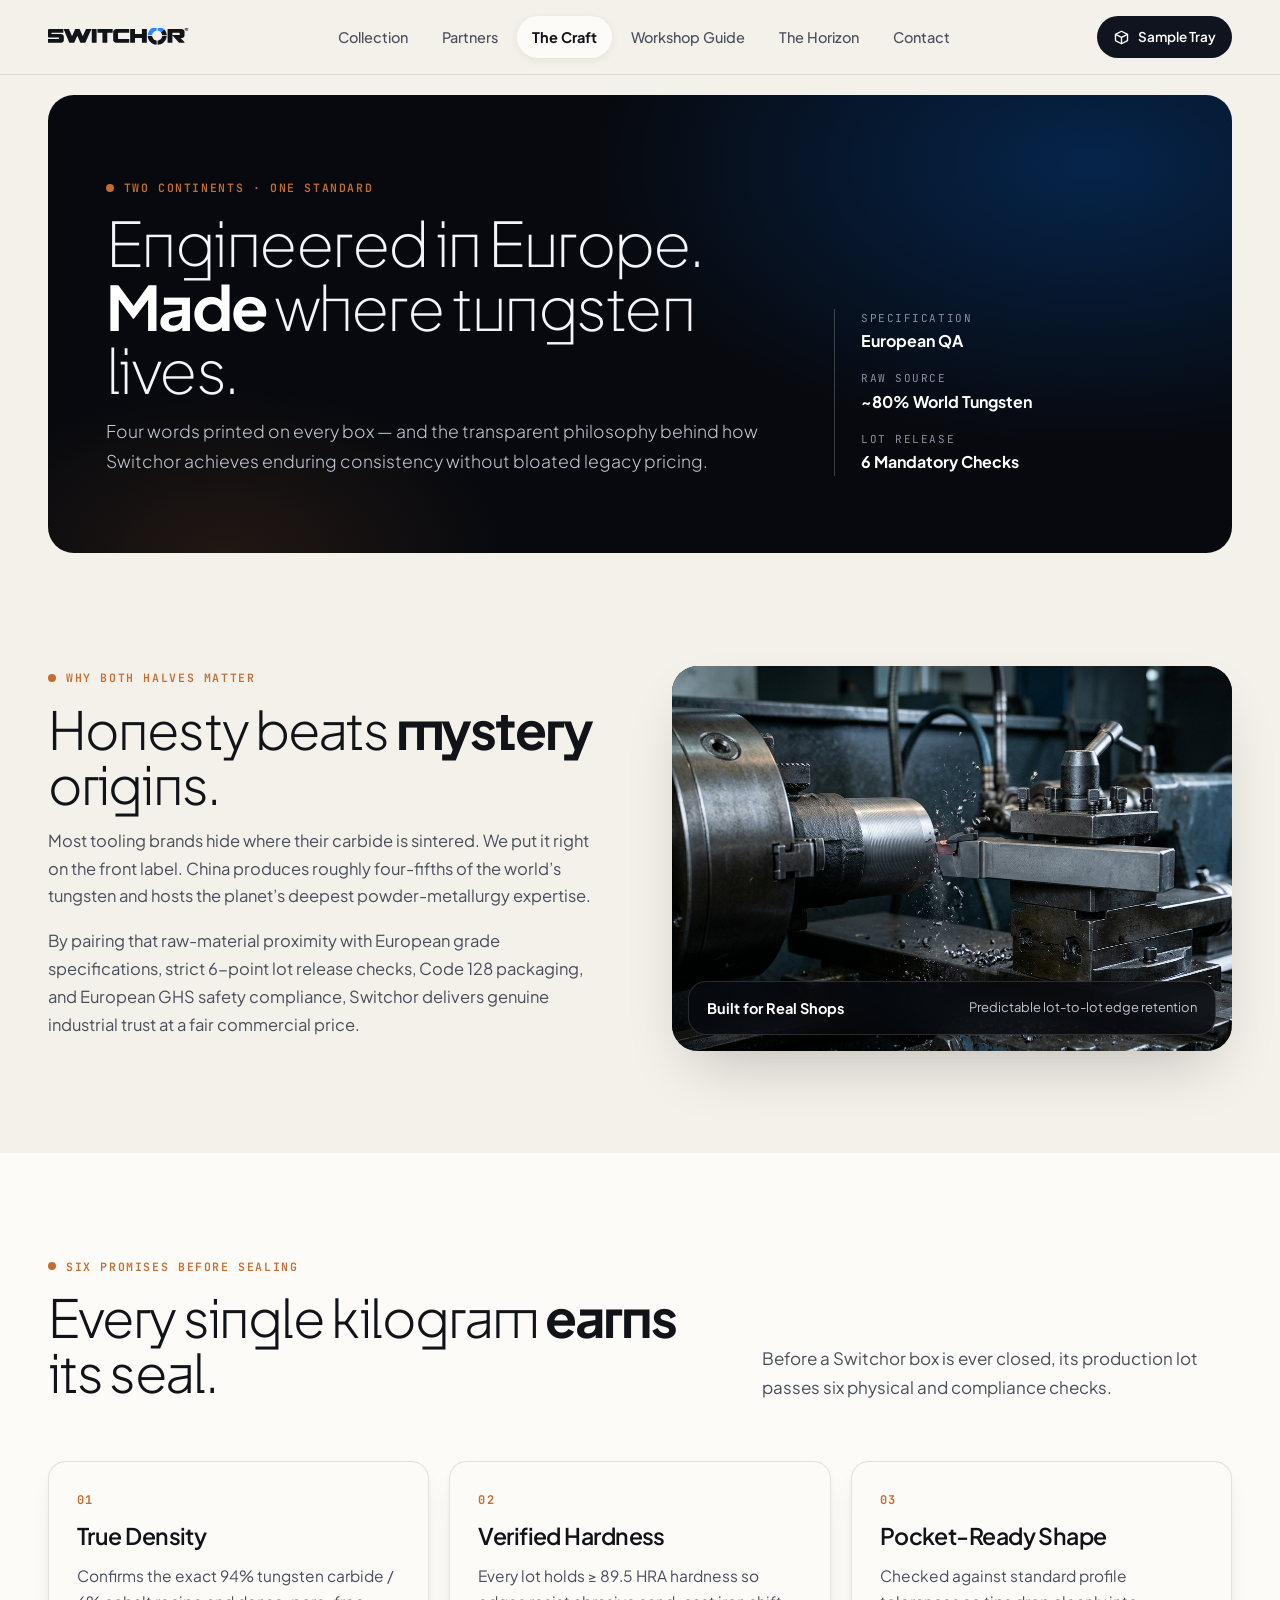
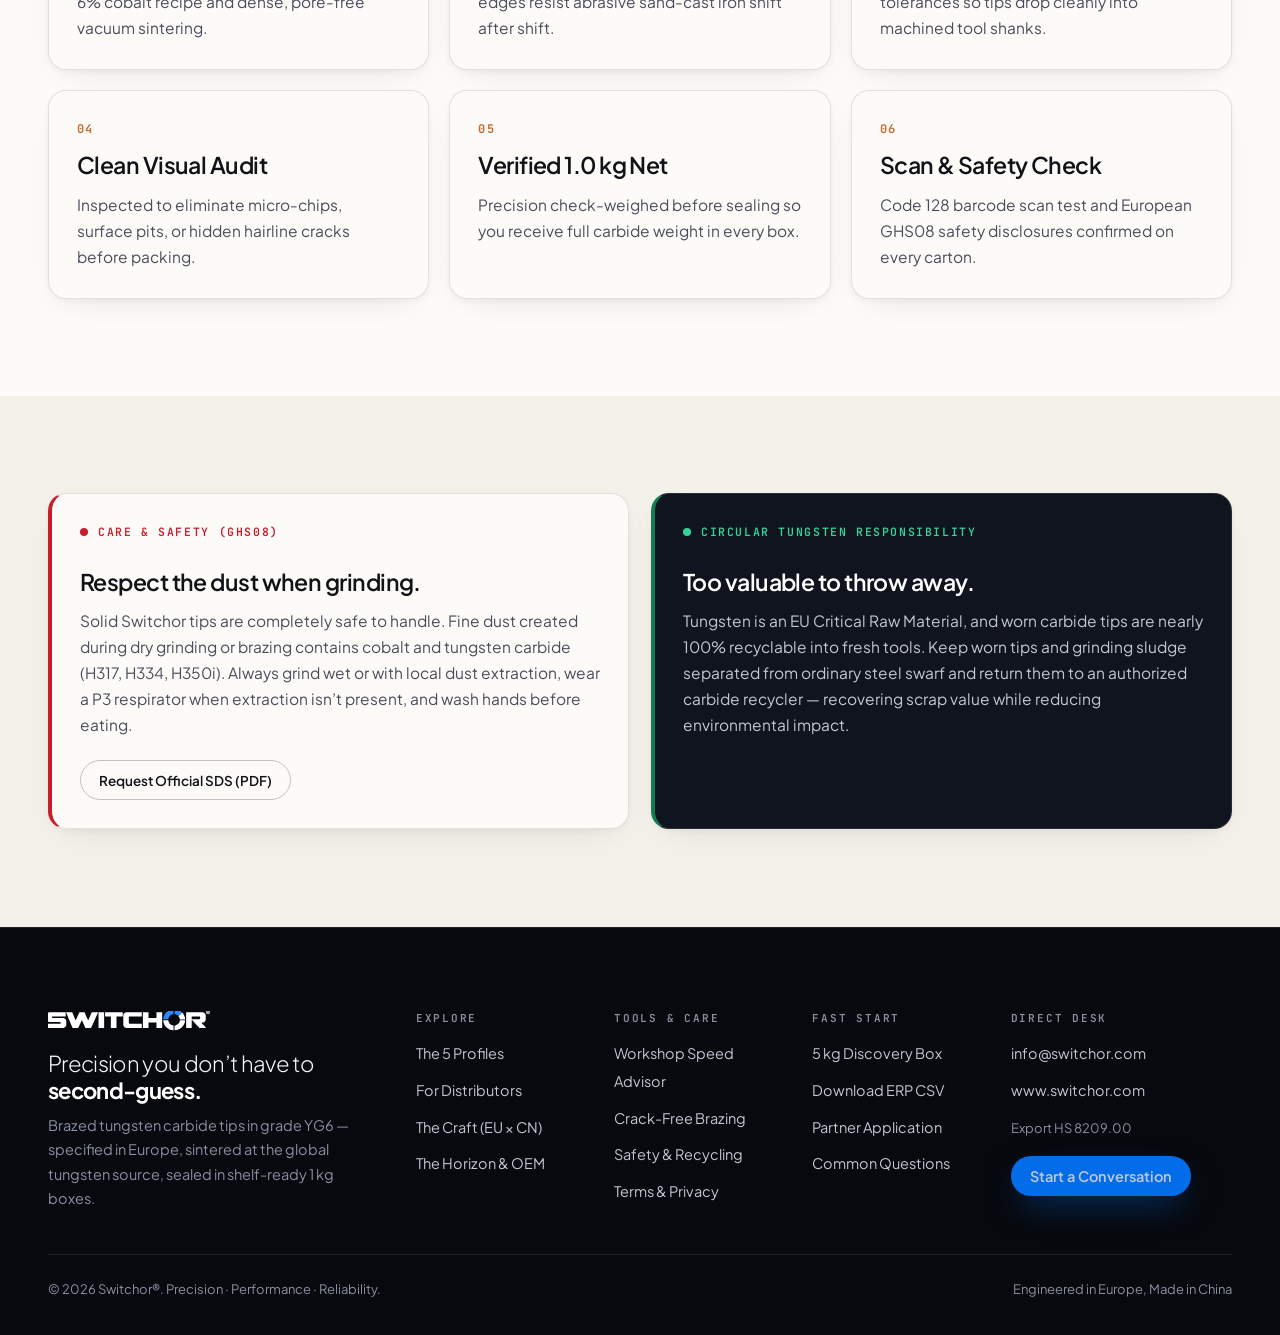
<file: craft.html>
<!doctype html>
<html lang="en-GB">
<head>
  <meta charset="utf-8">
  <meta name="viewport" content="width=device-width, initial-scale=1, viewport-fit=cover">
  <title>The Craft — Engineered in Europe, Made in China | Switchor</title>
  <meta name="description" content="Discover how Switchor unites European engineering discipline, safety standards, and quality governance with direct tungsten-belt manufacturing.">
  <meta name="theme-color" content="#F4F1EA">
  <link rel="icon" href="data:image/svg+xml,%3Csvg%20xmlns%3D%22http%3A//www.w3.org/2000/svg%22%20viewBox%3D%220%200%2024%2024%22%3E%3Cg%20fill%3D%22none%22%20stroke-width%3D%224.4%22%3E%3Cpath%20d%3D%22M12%202.6A9.4%209.4%200%200%201%2021.4%2012%22%20stroke%3D%22%232F86FF%22/%3E%3Cpath%20d%3D%22M21.4%2012A9.4%209.4%200%200%201%2012%2021.4M12%2021.4A9.4%209.4%200%200%201%202.6%2012M2.6%2012A9.4%209.4%200%200%201%2012%202.6%22%20stroke%3D%22%2314171F%22/%3E%3C/g%3E%3Cpath%20d%3D%22M12%200v5M24%2012h-5M12%2024v-5M0%2012h5%22%20stroke%3D%22%23fff%22%20stroke-width%3D%221.6%22/%3E%3C/svg%3E">
  <link rel="preconnect" href="https://fonts.googleapis.com">
  <link rel="preconnect" href="https://fonts.gstatic.com" crossorigin>
  <link rel="stylesheet" href="https://fonts.googleapis.com/css2?family=JetBrains+Mono:wght@400;500;600;700&family=Plus+Jakarta+Sans:wght@200;300;400;500;600;700;800&display=swap">
  <link rel="stylesheet" href="css/editorial.css">
  <link rel="stylesheet" href="css/interactive.css">
</head>
<body>

<svg width="0" height="0" style="position:absolute" aria-hidden="true" focusable="false">
  <defs>
    <symbol id="sw-logo" viewBox="9.7 10.7 960.3 125.2"><path fill="currentColor" fill-rule="evenodd" d="M750.8 134.8C750.2 134.7 749.2 134.5 748.6 134.3C747.9 134.1 746.6 133.9 745.5 133.8C744.4 133.7 742.9 133.4 742.1 133.2C741.4 132.9 740.1 132.6 739.4 132.4C737.4 132.0 733.7 130.6 731.0 129.3C730.5 129.0 729.3 128.5 728.5 128.0C724.6 126.2 720.2 123.5 717.7 121.5C713.6 118.2 712.3 116.9 709.1 113.4C707.6 111.8 707.0 111.0 705.2 108.6C704.7 108.0 704.1 107.2 703.8 106.8C701.3 103.3 699.3 99.3 697.4 93.8C696.3 90.5 695.8 88.4 695.4 86.1C695.2 85.3 695.0 84.1 694.8 83.5C694.6 82.9 694.4 81.5 694.2 80.4L694.0 78.5L694.1 77.9C694.3 77.0 694.5 76.8 694.9 76.6L695.4 76.3L709.3 76.3L723.2 76.2L723.6 76.4C724.2 76.8 724.6 78.0 725.7 82.5C727.4 89.5 731.8 95.8 738.0 100.1C738.9 100.8 740.9 101.9 743.0 103.0C745.0 104.0 749.8 105.4 752.2 105.7C753.4 105.8 753.9 106.1 754.2 106.9L754.4 107.4L754.6 119.7C754.7 133.7 754.7 133.2 754.4 133.8C754.1 134.7 752.9 135.1 750.8 134.8ZM762.3 134.8C761.4 134.6 760.8 134.2 760.6 133.7L760.4 133.2L760.5 122.2C760.5 116.2 760.5 110.4 760.5 109.5L760.5 107.7L760.9 107.1C761.4 106.3 762.1 106.0 763.6 105.8C764.9 105.7 768.1 104.8 769.1 104.3C769.4 104.1 770.3 103.8 771.1 103.6C771.8 103.3 772.9 102.8 773.4 102.5C773.9 102.2 774.7 101.7 775.2 101.5C777.1 100.5 781.6 96.9 783.1 95.1C783.6 94.4 784.5 93.4 785.0 92.8C786.4 91.2 788.1 88.5 788.5 87.4C788.7 86.8 789.1 85.9 789.4 85.3C789.7 84.7 790.0 83.9 790.0 83.5C790.1 83.2 790.3 82.1 790.5 81.1C790.8 80.2 791.0 79.0 791.0 78.6C791.2 77.7 791.6 76.9 792.3 76.5L792.9 76.2L805.9 76.1C813.0 76.0 819.3 75.9 819.9 75.9L821.0 75.9L821.4 76.2C821.7 76.4 822.0 76.8 822.1 77.0L822.3 77.4L822.2 78.9C822.2 79.8 822.0 81.2 821.7 82.3C821.4 83.3 821.0 85.1 820.7 86.2C820.1 88.7 820.0 89.1 818.8 92.5C817.1 97.3 815.1 101.5 813.8 103.5C813.4 104.0 812.6 105.2 812.0 106.1C811.3 107.1 810.1 108.7 809.3 109.6C808.5 110.6 807.7 111.6 807.4 112.0C805.6 114.6 799.7 120.2 795.7 122.8C795.1 123.2 793.8 124.1 792.9 124.7C791.4 125.7 790.5 126.3 788.2 127.5C783.5 130.0 779.8 131.5 776.5 132.2C775.3 132.5 773.8 132.8 773.0 133.1C772.3 133.3 770.8 133.6 769.7 133.7C768.6 133.8 767.4 134.0 767.0 134.2C765.7 134.6 763.2 135.0 762.3 134.8ZM389.3 120.6C388.4 120.5 387.7 120.0 387.5 119.3L387.4 118.7L387.5 103.0C387.5 94.3 387.5 79.9 387.5 71.0L387.5 54.8L387.3 54.4C387.2 54.3 386.9 54.0 386.7 53.9L386.3 53.6L370.7 53.6L355.1 53.6L354.6 53.4C354.2 53.2 353.9 52.9 353.7 52.5L353.4 52.0L353.5 41.1L353.5 30.3L353.7 29.8C353.8 29.5 354.1 29.1 354.3 28.9L354.8 28.6L405.2 28.6L455.7 28.6L456.1 28.9C456.3 29.0 456.6 29.4 456.7 29.7L457.0 30.2L457.0 41.0L457.0 51.9L456.8 52.4C456.7 52.7 456.3 53.1 456.1 53.2L455.5 53.5L452.6 53.5C451.0 53.4 449.3 53.4 448.9 53.4C448.4 53.4 442.1 53.5 434.9 53.5C427.6 53.6 421.5 53.7 421.3 53.7C421.1 53.8 420.8 54.0 420.7 54.2L420.4 54.7L420.4 86.9L420.4 119.2L420.1 119.7C419.9 119.9 419.5 120.3 419.2 120.4L418.6 120.6L404.3 120.7C396.5 120.7 389.7 120.7 389.3 120.6ZM521.6 120.6L477.2 120.5L475.9 120.2C475.2 120.1 474.1 119.7 473.4 119.4C472.7 119.1 471.9 118.7 471.6 118.6C471.0 118.4 468.9 117.2 467.5 116.1C466.2 115.1 464.1 112.7 463.1 111.1C462.1 109.3 462.0 109.0 461.0 105.5L460.3 102.8L460.3 75.2L460.3 47.5L460.5 46.0C461.1 42.6 461.9 40.5 463.5 38.2L464.6 36.5L466.0 35.2C467.9 33.4 469.1 32.5 471.1 31.4L472.8 30.4L474.4 29.9C475.3 29.7 476.8 29.3 477.7 29.1L479.3 28.6L523.2 28.6L567.0 28.6L567.5 28.8C567.9 28.9 568.5 29.6 568.7 30.0C568.8 30.2 568.8 35.2 568.8 41.1L568.8 51.9L568.5 52.4C568.4 52.7 568.0 53.0 567.7 53.2L567.2 53.5L532.2 53.6L497.2 53.6L496.5 53.8C494.9 54.2 493.2 55.7 492.7 57.1L492.5 57.7L492.6 64.0C492.7 67.4 492.8 75.1 492.8 81.1L492.7 92.1L493.0 92.6C493.5 93.6 494.8 95.0 495.5 95.3L496.2 95.6L531.5 95.6L566.9 95.6L567.5 95.8C567.9 96.0 568.3 96.2 568.5 96.5L568.8 96.9L568.8 108.2L568.8 119.4L568.6 119.8C568.3 120.3 567.6 120.6 566.6 120.6C566.3 120.7 546.1 120.7 521.6 120.6ZM11.4 120.3C11.2 120.1 10.9 119.7 10.8 119.4C10.8 119.1 10.7 113.9 10.8 107.8L10.9 96.6L11.3 96.2L11.8 95.7L51.6 95.7L91.4 95.6L92.1 95.3C92.5 95.1 93.0 94.7 93.3 94.3L93.7 93.7L93.8 91.5L93.8 89.3L93.5 88.5C93.1 87.7 92.4 87.1 91.4 86.6L90.8 86.3L67.8 86.3C55.2 86.4 40.9 86.4 36.1 86.4L27.4 86.4L24.5 85.5L21.5 84.6L20.1 83.7C18.2 82.6 15.8 80.6 14.5 79.1L13.4 77.9L12.4 75.8C11.9 74.6 11.3 73.1 11.1 72.2L10.7 70.7L10.7 57.7L10.8 44.7L11.1 43.4C12.2 39.0 15.1 34.8 18.3 32.7C21.5 30.6 23.1 29.9 26.7 29.0L28.4 28.6L75.0 28.6L121.7 28.6L122.2 29.1C122.4 29.3 122.7 29.9 122.8 30.2C122.9 30.6 122.9 35.6 122.9 41.3L122.9 51.7L122.6 52.4L122.3 53.1L121.8 53.4L121.2 53.7L83.5 53.6L45.7 53.5L45.0 53.8C44.0 54.1 43.4 54.6 43.1 55.4L42.8 56.0L42.8 57.7L42.8 59.4L43.1 60.0C43.5 60.8 44.2 61.5 45.0 62.0L45.6 62.3L77.3 62.3L109.0 62.4L110.7 62.9C111.6 63.2 113.0 63.6 113.8 63.9L115.2 64.3L117.1 65.4C119.4 66.8 121.1 68.4 122.9 70.7L124.2 72.4L124.8 73.8C126.1 76.8 126.3 78.5 126.3 93.3L126.3 104.1L126.0 106.0L125.8 107.9L124.8 109.7C123.0 113.3 121.6 114.9 117.9 117.3C115.4 119.0 113.0 120.0 110.2 120.4L108.5 120.6L60.2 120.6L11.8 120.6L11.4 120.3ZM163.5 120.3C162.7 119.9 162.5 119.7 162.0 118.1C161.7 117.3 161.2 116.1 160.9 115.5C160.6 114.8 160.1 113.6 159.9 112.8C159.6 112.0 159.2 110.9 158.9 110.3C158.6 109.7 158.2 108.9 158.1 108.5C157.9 107.9 157.2 106.3 155.1 101.5C153.9 98.8 152.5 95.4 150.8 91.0C150.4 90.1 149.9 88.9 149.6 88.3C149.3 87.7 148.9 86.5 148.6 85.6C148.2 84.7 147.8 83.7 147.7 83.4C147.5 83.0 147.1 82.1 146.9 81.4C146.6 80.6 146.2 79.6 145.9 79.0C145.6 78.4 145.2 77.3 145.0 76.7C144.8 76.1 144.3 74.8 143.8 73.9C143.4 73.0 142.9 71.8 142.7 71.4C142.5 70.9 142.2 70.3 142.0 70.0C141.8 69.6 141.4 68.7 141.1 68.0C140.8 67.2 140.4 66.1 140.1 65.6C139.9 65.1 139.4 64.0 139.1 63.2C138.8 62.4 138.4 61.4 138.2 61.0C138.0 60.7 137.6 59.7 137.4 59.0C137.1 58.2 136.7 57.2 136.5 56.7C136.1 55.9 135.4 54.1 133.8 49.9C133.5 49.0 132.9 47.7 132.6 47.2C132.3 46.6 131.9 45.6 131.7 44.9C131.4 44.2 131.0 43.1 130.6 42.4C130.3 41.6 129.8 40.6 129.6 40.0C129.4 39.4 129.0 38.5 128.8 38.0C128.5 37.5 128.2 36.5 128.0 35.9C127.8 35.2 127.2 34.0 126.8 33.0L125.9 31.4L125.8 30.4L125.7 29.5L126.1 29.1L126.5 28.6L143.3 28.6L160.1 28.6L160.5 28.8C161.2 29.2 161.6 29.7 162.1 30.9C162.3 31.5 162.7 32.4 163.0 32.9C163.2 33.4 163.7 34.4 163.9 35.1C164.2 35.9 164.6 36.9 164.8 37.4C165.1 37.9 165.4 38.8 165.6 39.4C165.8 40.0 166.4 41.3 166.8 42.1C167.2 43.0 167.6 43.9 167.7 44.1C167.8 44.4 168.1 45.2 168.5 46.0C168.9 46.7 169.4 47.9 169.7 48.6C169.9 49.2 170.3 50.2 170.6 50.7C170.9 51.3 171.2 52.1 171.4 52.6C171.5 53.1 171.9 54.0 172.2 54.6C172.5 55.2 172.9 56.3 173.2 57.1C173.5 57.9 173.8 58.9 174.0 59.3C174.3 59.7 174.7 60.8 175.1 61.8C175.5 62.7 176.0 63.8 176.2 64.2C176.4 64.6 176.8 65.4 177.0 66.1C177.3 66.8 177.7 67.9 178.1 68.5C178.4 69.2 178.8 70.2 179.0 70.8C179.6 72.4 180.4 74.3 180.8 74.9L181.1 75.5L181.5 75.5C182.0 75.5 182.6 74.9 182.9 74.0C183.3 72.7 184.8 69.2 185.1 68.7C185.3 68.4 185.8 67.4 186.2 66.4C186.6 65.4 187.1 64.3 187.3 64.0C187.5 63.6 187.9 62.8 188.1 62.2C188.4 61.5 188.9 60.5 189.1 59.9C189.4 59.3 189.8 58.5 190.0 58.0C190.2 57.5 190.6 56.6 190.9 56.0C191.2 55.4 191.7 54.4 191.9 53.7C192.1 53.1 192.6 52.1 192.9 51.6C193.2 51.1 193.7 50.0 194.0 49.2C194.2 48.4 194.7 47.4 194.9 47.1C195.1 46.7 195.5 45.9 195.8 45.2C196.1 44.4 196.6 43.3 197.0 42.6C197.3 41.9 197.8 40.8 198.0 40.2C198.6 38.7 200.2 34.9 200.5 34.3C200.7 34.0 201.1 33.1 201.4 32.2C202.2 30.4 203.0 29.2 203.6 28.9L204.2 28.6L218.3 28.6L232.3 28.6L232.9 28.9L233.4 29.2L234.0 30.4C234.3 31.0 234.9 32.3 235.3 33.1C235.7 34.0 236.3 35.3 236.6 36.0C237.0 36.8 237.5 38.0 237.8 38.7C238.0 39.4 238.8 41.2 239.4 42.7C240.0 44.2 240.8 46.2 241.2 47.2C241.6 48.2 242.1 49.4 242.3 49.8C242.5 50.2 242.8 51.1 243.1 51.7C243.3 52.3 243.8 53.3 244.1 54.0C244.5 54.6 244.9 55.5 245.1 56.0C245.3 56.5 245.7 57.5 246.1 58.2C246.4 58.9 246.8 59.7 246.9 60.0C246.9 60.2 247.4 61.2 247.8 62.1C249.0 64.7 249.7 66.5 250.5 68.5C250.9 69.5 251.5 70.8 251.8 71.3C252.1 71.8 252.5 72.8 252.7 73.5C253.2 74.9 253.7 75.6 254.3 75.6C254.7 75.6 255.4 74.9 255.6 74.3C255.7 74.1 255.9 73.5 256.0 73.1C256.2 72.7 256.6 71.8 257.0 71.2C257.4 70.6 257.9 69.6 258.0 69.0C258.2 68.5 258.6 67.5 258.9 66.9C259.2 66.2 259.6 65.1 259.9 64.4C260.1 63.8 260.6 62.8 260.9 62.2C261.2 61.7 261.5 60.8 261.7 60.3C262.0 59.5 262.6 58.0 265.0 53.2C266.4 50.1 266.8 49.2 267.5 47.4C268.2 45.8 269.3 43.2 271.9 37.8C272.2 37.1 272.7 35.9 273.0 35.1C273.3 34.3 273.7 33.2 274.0 32.6C274.4 32.0 274.8 31.0 275.1 30.4L275.6 29.3L276.3 29.0L277.1 28.6L294.3 28.6L311.6 28.6L312.0 29.0L312.5 29.4L312.5 30.1C312.5 30.4 312.3 31.1 312.1 31.5C311.9 31.9 311.5 32.5 311.3 32.9C310.8 33.9 309.3 37.1 309.2 37.6C309.1 37.9 308.7 38.8 308.2 39.7C307.7 40.6 307.2 41.8 307.0 42.3C306.9 42.8 306.6 43.6 306.3 44.0C306.1 44.5 305.6 45.5 305.3 46.4C304.1 49.3 303.4 50.7 302.5 52.5C300.7 56.3 298.4 61.2 297.9 62.5C297.7 63.2 297.2 64.4 296.8 65.1C296.5 65.8 296.0 66.8 295.9 67.3C295.6 68.2 294.9 69.5 293.3 72.8C292.8 73.7 292.3 74.9 292.1 75.4C291.9 75.9 291.6 76.7 291.3 77.2C291.0 77.7 290.6 78.6 290.4 79.2C290.1 79.8 289.7 80.9 289.3 81.6C289.0 82.3 288.6 83.1 288.5 83.3C288.5 83.5 288.1 84.5 287.6 85.4C287.2 86.3 286.7 87.3 286.6 87.7C286.5 88.1 286.0 89.1 285.6 90.0C285.2 90.8 284.3 92.6 283.8 93.8C283.2 95.0 282.4 96.9 281.9 97.9C281.4 98.9 281.0 99.8 281.0 99.9C281.0 99.9 280.6 100.7 280.2 101.5C279.4 103.1 278.6 104.9 277.5 107.8C277.1 108.7 276.6 109.9 276.3 110.4C276.0 110.9 275.5 112.0 275.2 112.8C274.1 115.7 272.4 119.2 271.9 119.8C271.6 120.1 271.1 120.4 270.8 120.5L270.2 120.6L254.3 120.6L238.4 120.5L238.0 120.0C237.7 119.7 237.3 119.1 237.1 118.5C237.0 118.0 236.7 117.3 236.5 117.1C236.4 116.8 236.0 115.9 235.7 115.0C235.4 114.1 234.8 112.9 234.5 112.4C234.2 111.8 233.8 110.9 233.6 110.3C233.3 109.7 233.0 108.8 232.7 108.3C232.5 107.8 232.0 106.7 231.7 105.8C231.4 105.0 230.9 103.9 230.7 103.6C230.5 103.2 230.1 102.3 229.8 101.5C229.5 100.8 229.0 99.8 228.8 99.3C228.5 98.9 228.1 97.9 227.9 97.3C227.6 96.6 227.2 95.6 226.9 95.1C226.6 94.5 226.2 93.5 226.0 92.8C225.8 92.1 225.3 91.0 224.9 90.4C224.6 89.8 224.1 88.8 223.9 88.2C223.7 87.6 223.3 86.6 223.1 86.2C222.8 85.7 222.4 84.8 222.2 84.3C222.0 83.7 221.6 82.8 221.4 82.3C220.8 81.2 219.6 78.3 219.0 76.8C218.6 75.6 218.2 75.1 217.7 75.1C217.1 75.1 216.7 75.8 214.9 80.2C214.7 80.7 214.3 81.6 214.0 82.2C213.6 82.8 213.1 83.9 212.9 84.5C212.7 85.1 212.3 86.0 212.0 86.5C211.7 87.0 211.3 87.9 211.0 88.5C210.8 89.2 210.4 90.1 210.1 90.5C209.9 91.0 209.3 92.1 209.0 93.0C207.8 95.9 206.9 97.7 205.2 101.2C204.3 103.1 203.3 105.1 203.1 105.7C202.9 106.2 202.5 107.1 202.2 107.7C201.9 108.4 201.6 109.1 201.5 109.3C201.5 109.5 201.1 110.3 200.8 111.0C200.4 111.8 199.8 113.0 199.5 113.9C197.0 119.6 196.8 119.9 195.7 120.4L195.1 120.6L179.7 120.6L164.2 120.6L163.5 120.3ZM316.5 120.4C316.2 120.4 315.8 120.1 315.6 119.9L315.2 119.4L315.2 74.8L315.2 30.2L315.5 29.7C315.7 29.4 316.0 29.0 316.2 28.8L316.7 28.5L331.6 28.6L346.5 28.6L346.9 28.9C347.2 29.0 347.5 29.4 347.7 29.7L348.0 30.2L348.1 74.7L348.1 119.1L347.9 119.6C347.7 119.9 347.4 120.2 347.1 120.3L346.5 120.6L331.8 120.6C323.7 120.6 316.8 120.5 316.5 120.4ZM576.3 120.4C576.0 120.3 575.6 120.0 575.4 119.8L575.1 119.3L575.1 74.7L575.1 30.0L575.3 29.5C575.5 29.2 575.8 28.9 576.1 28.8L576.5 28.6L591.6 28.6L606.7 28.5L607.2 28.9C607.6 29.1 607.8 29.5 607.9 29.8C608.0 30.1 608.0 37.3 607.9 45.9L607.8 61.4L608.1 61.8C608.3 62.0 608.7 62.3 609.0 62.4L609.5 62.6L631.5 62.5L653.4 62.5L653.8 62.3C654.0 62.2 654.2 61.9 654.4 61.6L654.7 61.1L654.6 45.7L654.6 30.4L654.9 29.8C655.1 29.5 655.4 29.1 655.6 28.9L656.1 28.6L671.3 28.6L686.6 28.6L687.0 28.9C687.3 29.0 687.6 29.3 687.7 29.6L688.0 30.0L688.0 74.5L688.0 119.1L687.7 119.5C687.6 119.7 687.2 120.1 687.0 120.2L686.6 120.5L671.4 120.6L656.3 120.6L655.7 120.4C655.4 120.2 655.0 119.9 654.9 119.6L654.6 119.1L654.6 104.2L654.6 89.3L654.4 89.0C654.3 88.8 654.1 88.6 653.9 88.5L653.6 88.3L631.7 88.3L609.9 88.3L609.2 88.5C608.9 88.6 608.5 88.8 608.3 89.0L608.1 89.3L608.0 104.4L607.9 119.5L607.7 119.8C607.5 120.0 607.2 120.3 606.9 120.4L606.5 120.6L591.7 120.6L576.9 120.6L576.3 120.4ZM829.3 120.3C829.0 120.2 828.6 119.9 828.5 119.6L828.3 119.2L828.3 74.6L828.4 30.0L828.7 29.5C828.9 29.3 829.3 28.9 829.5 28.8L829.9 28.6L876.8 28.6L923.7 28.6L925.5 29.0C930.9 30.3 935.6 32.8 938.2 35.7C940.3 38.0 942.0 41.3 942.9 44.4L943.1 45.2L943.1 58.8C943.1 66.3 943.1 72.8 943.0 73.3C942.9 73.8 942.4 75.2 942.0 76.4L941.1 78.6L940.0 80.4C938.5 82.6 937.1 84.0 935.2 85.3C933.4 86.6 929.8 88.3 928.2 88.7C926.1 89.2 922.7 89.5 920.3 89.5L917.9 89.5L917.8 89.8C917.4 90.4 917.8 91.2 919.3 92.4C919.9 92.9 921.0 93.9 921.7 94.7C922.4 95.5 924.1 97.3 925.4 98.6C926.7 99.9 928.8 102.1 930.0 103.4C931.2 104.7 934.5 108.2 937.4 111.1C940.2 114.1 942.7 116.8 942.9 117.2L943.3 117.9L943.2 118.6C943.1 119.5 942.7 120.2 941.9 120.4L941.2 120.6L923.9 120.6L906.6 120.6L906.1 120.4C905.9 120.2 904.7 119.1 903.4 117.8C898.7 112.6 896.7 110.5 895.5 109.4C894.9 108.7 893.6 107.4 892.7 106.4C891.8 105.4 890.6 104.1 890.0 103.5C889.5 102.9 888.7 102.0 888.3 101.5C887.9 101.1 886.2 99.2 884.6 97.5C882.9 95.7 880.9 93.6 880.1 92.7C879.4 91.9 877.7 90.1 876.5 88.8C869.7 81.6 866.0 77.6 864.8 76.1C864.2 75.4 863.4 74.4 862.9 73.9L862.1 73.1L861.7 73.2L861.2 73.2L861.0 73.7L860.8 74.2L860.9 75.4L861.1 76.7L861.1 98.0L861.0 119.2L860.8 119.6C860.7 119.8 860.4 120.1 860.1 120.3L859.5 120.6L844.7 120.6L829.9 120.6L829.3 120.3ZM816.2 70.8C815.1 70.7 809.4 70.6 803.5 70.6L792.9 70.5L792.4 70.3C792.1 70.2 791.8 69.8 791.6 69.6L791.3 69.2L791.0 67.7C790.7 65.3 789.8 62.2 789.2 60.8C788.9 60.1 788.4 59.1 788.2 58.5C787.8 57.5 786.1 54.7 784.8 53.1C783.9 52.0 783.5 51.1 783.5 50.5L783.5 50.0L784.0 49.6C784.2 49.3 784.6 49.1 784.6 49.1C784.7 49.1 785.6 48.4 786.5 47.5C787.4 46.6 788.5 45.6 788.9 45.3C790.6 43.8 798.3 36.6 799.7 35.0C800.2 34.5 801.1 33.6 801.7 33.1C802.3 32.6 803.0 31.9 803.2 31.6C803.4 31.2 803.8 30.9 804.1 30.8L804.5 30.6L805.2 30.9L805.9 31.1L806.8 32.1C808.8 34.3 811.9 38.3 812.8 40.0C813.0 40.4 813.4 41.1 813.8 41.5C814.1 42.0 814.7 43.1 815.2 44.0C815.7 45.0 816.2 45.9 816.3 46.2C816.9 47.2 818.2 50.3 818.7 51.8C819.0 52.7 819.4 53.8 819.7 54.3C820.1 55.3 820.3 56.2 821.5 61.5C822.8 67.8 822.8 69.9 821.3 70.7L820.7 71.0L819.5 70.9C818.8 70.9 817.3 70.8 816.2 70.8ZM886.0 69.5L906.9 69.5L907.6 69.2L908.3 68.9L909.1 68.0C909.5 67.6 910.0 66.9 910.2 66.6L910.5 66.0L910.5 61.5C910.5 58.8 910.4 56.8 910.3 56.4C910.1 55.7 909.0 54.5 908.1 53.9L907.6 53.6L885.0 53.6L862.4 53.6L862.0 53.9C861.7 54.0 861.4 54.4 861.3 54.7L861.0 55.2L861.1 56.4C861.1 57.0 861.2 57.7 861.2 57.9C861.2 58.1 861.1 60.5 861.0 63.3L860.9 68.4L861.3 68.8C861.5 69.1 862.0 69.4 862.4 69.5L863.0 69.8L864.1 69.7C864.7 69.6 874.6 69.6 886.0 69.5ZM954.1 39.7C952.8 39.3 950.0 37.8 949.0 36.9C947.0 35.1 945.5 32.9 945.0 31.0L944.7 29.9L944.7 28.0C944.7 25.7 944.9 24.8 945.8 22.8L946.5 21.4L948.4 19.4L950.4 17.5L952.0 16.7C954.1 15.7 954.7 15.6 957.0 15.5L958.9 15.5L960.2 16.2C961.0 16.5 961.7 16.8 961.8 16.8C962.8 16.8 965.0 18.5 966.6 20.4L967.6 21.6L968.4 23.9L969.2 26.2L969.1 28.2L969.0 30.2L968.4 31.9C967.6 34.0 967.0 34.8 965.5 36.3L964.2 37.5L962.8 38.1C962.0 38.5 960.9 39.1 960.4 39.3L959.4 39.8L957.2 39.9L955.0 40.0L954.1 39.7ZM958.6 36.4C960.1 36.0 960.8 35.6 961.3 34.9C961.6 34.6 961.8 34.3 961.8 34.2C961.8 34.2 961.4 34.1 961.0 34.0C959.7 33.9 958.8 33.1 958.4 31.8C957.9 30.5 957.3 30.0 956.3 30.0C955.3 30.0 955.0 30.4 955.1 31.9C955.2 33.6 953.7 34.6 952.7 33.5C952.0 32.8 951.9 32.1 951.9 27.7L951.9 23.7L952.3 22.9C952.5 22.5 952.8 22.0 953.1 21.7L953.6 21.3L954.9 21.1C955.7 21.0 956.9 20.9 957.5 21.0L958.8 21.1L959.5 21.5C961.4 22.6 962.3 23.8 962.3 25.3C962.3 26.3 962.0 27.0 961.0 27.9C960.3 28.6 960.2 28.9 960.3 29.6C960.3 29.8 960.6 30.2 961.0 30.5C961.8 31.4 962.0 31.9 962.0 33.1L962.0 34.1L962.2 34.1C963.1 34.1 964.3 33.0 965.1 31.3L965.7 30.1L965.7 28.5C966.0 24.6 964.6 22.0 961.6 20.1C960.0 19.1 959.3 18.9 956.9 18.9C954.1 18.9 953.9 18.9 952.0 20.4C949.6 22.2 949.0 23.0 948.4 25.5C947.8 28.1 947.9 29.2 948.8 31.5L949.3 32.8L950.3 33.7C951.7 35.1 953.0 35.9 954.6 36.5C955.3 36.7 957.5 36.6 958.6 36.4ZM958.2 26.3C958.5 26.2 958.8 25.9 958.9 25.7L959.1 25.3L958.8 24.8L958.6 24.2L957.9 23.9C956.6 23.4 955.6 23.6 955.2 24.7C954.9 25.4 955.0 25.7 955.6 26.2L956.0 26.6L956.8 26.6C957.3 26.6 957.9 26.5 958.2 26.3Z"/><path style="fill:var(--logo-accent,#2F86FF)" fill-rule="evenodd" d="M696.8 70.1C695.8 69.9 695.2 69.5 694.9 68.9L694.6 68.4L694.7 66.1L694.8 63.9L695.1 62.6C695.3 61.9 695.7 60.3 696.0 59.0C696.3 57.6 696.9 55.8 697.3 54.9C697.6 53.9 698.1 52.7 698.2 52.0C698.5 50.4 698.7 49.9 700.7 46.0C702.5 42.6 703.7 40.4 704.6 39.4C704.8 39.1 705.3 38.4 705.6 37.8C706.0 37.2 706.8 36.0 707.4 35.3C708.0 34.5 709.0 33.3 709.5 32.6C711.2 30.3 716.8 25.4 720.8 22.6C723.8 20.6 725.2 19.7 726.1 19.2C726.6 19.0 727.5 18.4 728.1 18.0C729.6 17.1 730.3 16.7 732.0 16.3C732.8 16.1 734.2 15.6 735.3 15.1C736.3 14.7 737.8 14.2 738.5 14.0C739.1 13.9 740.7 13.4 742.0 13.0C744.4 12.3 745.4 12.1 749.3 11.8L751.9 11.6L752.7 11.9L753.5 12.3L753.7 12.8L753.9 13.4L754.0 25.9L754.0 38.4L753.7 38.9C753.1 39.6 752.5 39.9 750.8 40.2C749.9 40.3 748.5 40.7 747.6 41.0C746.8 41.3 745.5 41.8 744.9 41.9C743.6 42.3 742.0 43.1 741.2 43.7C740.9 43.9 740.2 44.3 739.7 44.7C739.1 45.0 738.1 45.7 737.6 46.2C737.0 46.6 735.9 47.5 735.2 48.0C730.8 51.4 727.8 55.7 725.4 62.1L724.8 63.7L724.5 65.7C724.4 66.8 724.2 67.9 724.2 68.2C724.0 68.9 723.4 69.6 722.4 69.9L721.5 70.2L709.5 70.2C702.9 70.2 697.2 70.2 696.8 70.1ZM782.0 49.1C781.6 48.9 781.0 48.4 780.5 48.0C777.3 45.3 772.7 42.7 769.8 42.0C769.4 41.8 768.4 41.5 767.6 41.1L766.2 40.5L764.6 40.2C762.8 39.9 762.2 39.6 761.7 38.8L761.4 38.2L761.3 36.2C761.3 35.1 761.2 29.5 761.2 23.8L761.2 13.4L761.4 12.9C761.9 11.8 763.4 11.5 767.1 11.8C771.1 12.1 771.9 12.2 774.5 13.0C775.8 13.4 777.3 13.8 777.9 13.9C779.2 14.2 780.4 14.6 781.3 15.1C781.8 15.3 783.1 15.8 784.2 16.2C785.4 16.6 786.5 17.1 786.8 17.3C787.1 17.4 788.2 18.0 789.2 18.6C792.9 20.6 795.8 22.6 799.7 25.9C802.1 27.9 803.4 29.3 803.5 29.8C803.6 30.1 803.6 30.5 803.5 30.9L803.3 31.5L798.7 36.0C796.2 38.4 794.0 40.6 793.6 40.9C793.3 41.1 792.4 42.0 791.5 42.8C790.6 43.7 789.2 45.0 788.4 45.7C787.5 46.4 786.5 47.4 786.0 47.9C784.6 49.4 783.1 49.8 782.0 49.1Z"/></symbol>
    <symbol id="ring" viewBox="0 0 24 24"><g fill="none" stroke-width="4.2"><path d="M12 2.6A9.4 9.4 0 0 1 21.4 12" stroke="#2F86FF"/><path d="M21.4 12A9.4 9.4 0 0 1 12 21.4M12 21.4A9.4 9.4 0 0 1 2.6 12M2.6 12A9.4 9.4 0 0 1 12 2.6" stroke="currentColor"/></g><g stroke="var(--ring-gap,#0A1128)" stroke-width="1.6"><path d="M12 0v5M24 12h-5M12 24v-5M0 12h5"/></g></symbol>
    <symbol id="ghs08" viewBox="0 0 100 100"><path d="M50 5 95 50 50 95 5 50Z" fill="#fff" stroke="#D0021B" stroke-width="7" stroke-linejoin="miter"/><circle cx="50" cy="31" r="8.5" fill="#000"/><path d="M29 73c0-15 8.5-29 21-29s21 14 21 29Z" fill="#000"/><path d="m50 49 2.3 6.6 6.3-3-3 6.3 6.6 2.3-6.6 2.3 3 6.3-6.3-3L50 75.4l-2.3-6.6-6.3 3 3-6.3-6.6-2.3 6.6-2.3-3-6.3 6.3 3Z" fill="#fff"/></symbol>
    <symbol id="knife" viewBox="0 0 100 26"><rect x="0" y="1" width="62" height="24" rx="6" fill="currentColor"/><rect x="9" y="8" width="24" height="10" rx="5" fill="var(--knife-hole,#fff)"/><rect x="39" y="8" width="15" height="3.2" rx="1.6" fill="var(--knife-hole,#fff)"/><rect x="39" y="14.8" width="15" height="3.2" rx="1.6" fill="var(--knife-hole,#fff)"/><path d="M62 4H99L90 22H62Z" fill="var(--knife-hole,#fff)" stroke="currentColor" stroke-width="3" stroke-linejoin="round"/><path d="M71 7 67 19M79 7 75 19M87 7 83 19" stroke="currentColor" stroke-width="2.6"/></symbol>

    <symbol id="i-search" viewBox="0 0 24 24"><g fill="none" stroke="currentColor" stroke-width="1.9" stroke-linecap="round"><circle cx="10.5" cy="10.5" r="6.5"/><path d="M15.5 15.5 21 21"/></g></symbol>
    <symbol id="i-sun" viewBox="0 0 24 24"><g fill="none" stroke="currentColor" stroke-width="1.9" stroke-linecap="round"><circle cx="12" cy="12" r="4"/><path d="M12 2v2.5M12 19.5V22M2 12h2.5M19.5 12H22M4.9 4.9l1.8 1.8M17.3 17.3l1.8 1.8M4.9 19.1l1.8-1.8M17.3 6.7l1.8-1.8"/></g></symbol>
    <symbol id="i-moon" viewBox="0 0 24 24"><path d="M20 14.6A8.2 8.2 0 0 1 9.4 4a8.2 8.2 0 1 0 10.6 10.6Z" fill="none" stroke="currentColor" stroke-width="1.9" stroke-linejoin="round"/></symbol>
    <symbol id="i-auto" viewBox="0 0 24 24"><circle cx="12" cy="12" r="8.2" fill="none" stroke="currentColor" stroke-width="1.9"/><path d="M12 3.8a8.2 8.2 0 0 1 0 16.4Z" fill="currentColor"/></symbol>
    <symbol id="i-box" viewBox="0 0 24 24"><g fill="none" stroke="currentColor" stroke-width="1.9" stroke-linejoin="round"><path d="M3.5 7.5 12 3.2l8.5 4.3v9L12 20.8l-8.5-4.3Z"/><path d="M3.5 7.5 12 11.8l8.5-4.3M12 11.8v9"/></g></symbol>
    <symbol id="i-menu" viewBox="0 0 24 24"><path d="M3.5 6.5h17M3.5 12h17M3.5 17.5h17" fill="none" stroke="currentColor" stroke-width="2" stroke-linecap="round"/></symbol>
    <symbol id="i-close" viewBox="0 0 24 24"><path d="M5.5 5.5l13 13M18.5 5.5l-13 13" fill="none" stroke="currentColor" stroke-width="2" stroke-linecap="round"/></symbol>
    <symbol id="i-check" viewBox="0 0 24 24"><path d="M4.5 12.5 9.8 17.5 19.5 6.5" fill="none" stroke="currentColor" stroke-width="2.4" stroke-linecap="round" stroke-linejoin="round"/></symbol>
    <symbol id="i-x" viewBox="0 0 24 24"><path d="M6.5 6.5l11 11M17.5 6.5l-11 11" fill="none" stroke="currentColor" stroke-width="2.2" stroke-linecap="round"/></symbol>
    <symbol id="i-warn" viewBox="0 0 24 24"><g fill="none" stroke="currentColor" stroke-width="2" stroke-linejoin="round" stroke-linecap="round"><path d="M12 3.2 1.8 20.5h20.4Z"/><path d="M12 9.5v5M12 17.3v.2"/></g></symbol>
    <symbol id="i-trash" viewBox="0 0 24 24"><g fill="none" stroke="currentColor" stroke-width="1.9" stroke-linecap="round" stroke-linejoin="round"><path d="M4 6.5h16M9.5 6.5V4h5v2.5M6 6.5l1 13.5h10l1-13.5M10 10.5v6M14 10.5v6"/></g></symbol>
    <symbol id="i-chev" viewBox="0 0 24 24"><path d="M9 5.5 15.5 12 9 18.5" fill="none" stroke="currentColor" stroke-width="2" stroke-linecap="round" stroke-linejoin="round"/></symbol>
    <symbol id="i-arrow" viewBox="0 0 24 24"><path d="M5 12h14M13 6l6 6-6 6" fill="none" stroke="currentColor" stroke-width="2" stroke-linecap="round" stroke-linejoin="round"/></symbol>
    <symbol id="i-pause" viewBox="0 0 24 24"><path d="M7 4.5h3.5v15H7zM13.5 4.5H17v15h-3.5z" fill="currentColor"/></symbol>
    <symbol id="i-play" viewBox="0 0 24 24"><path d="M7 4.2v15.6L19.5 12Z" fill="currentColor"/></symbol>
    <symbol id="i-mail" viewBox="0 0 24 24"><g fill="none" stroke="currentColor" stroke-width="1.9" stroke-linejoin="round"><rect x="3" y="5.5" width="18" height="13" rx="1.5"/><path d="m3.5 6.5 8.5 7 8.5-7"/></g></symbol>
    <symbol id="i-copy" viewBox="0 0 24 24"><g fill="none" stroke="currentColor" stroke-width="1.9" stroke-linejoin="round"><rect x="8.5" y="8.5" width="12" height="12" rx="1.5"/><path d="M15.5 8.5V5a1.5 1.5 0 0 0-1.5-1.5H5A1.5 1.5 0 0 0 3.5 5v9A1.5 1.5 0 0 0 5 15.5h3.5"/></g></symbol>
    <symbol id="i-download" viewBox="0 0 24 24"><g fill="none" stroke="currentColor" stroke-width="1.9" stroke-linecap="round" stroke-linejoin="round"><path d="M12 3.5v12M7.5 11.5 12 16l4.5-4.5M4 19.5h16"/></g></symbol>
    <symbol id="i-print" viewBox="0 0 24 24"><g fill="none" stroke="currentColor" stroke-width="1.8" stroke-linejoin="round"><path d="M6.5 8.5V3.5h11v5M6.5 17H4a1.5 1.5 0 0 1-1.5-1.5v-5A1.5 1.5 0 0 1 4 9h16a1.5 1.5 0 0 1 1.5 1.5v5A1.5 1.5 0 0 1 20 17h-2.5"/><rect x="6.5" y="13.5" width="11" height="7"/></g></symbol>
    <symbol id="i-scissors" viewBox="0 0 24 24"><g fill="none" stroke="currentColor" stroke-width="1.8" stroke-linecap="round"><circle cx="6" cy="6.5" r="2.8"/><circle cx="6" cy="17.5" r="2.8"/><path d="M8.3 8.2 20.5 18M8.3 15.8 20.5 6"/></g></symbol>
    <symbol id="i-shield" viewBox="0 0 24 24"><g fill="none" stroke="currentColor" stroke-width="1.8" stroke-linejoin="round" stroke-linecap="round"><path d="M12 3 19.5 6v5.6c0 4.6-3.2 7.8-7.5 9.4-4.3-1.6-7.5-4.8-7.5-9.4V6Z"/><path d="m8.6 12 2.4 2.4 4.6-4.8"/></g></symbol>
    <symbol id="i-globe" viewBox="0 0 24 24"><g fill="none" stroke="currentColor" stroke-width="1.8"><circle cx="12" cy="12" r="9"/><path d="M3.5 9h17M3.5 15h17M12 3c2.8 2.8 2.8 15.2 0 18M12 3c-2.8 2.8-2.8 15.2 0 18"/></g></symbol>
    <symbol id="i-trend" viewBox="0 0 24 24"><g fill="none" stroke="currentColor" stroke-width="1.9" stroke-linecap="round" stroke-linejoin="round"><path d="m3.5 17 5.5-5.5 4 4L20.5 8"/><path d="M15 8h5.5v5.5"/></g></symbol>
    <symbol id="i-truck" viewBox="0 0 24 24"><g fill="none" stroke="currentColor" stroke-width="1.8" stroke-linejoin="round"><path d="M2.5 6.5h12v10h-12zM14.5 9.5h4.2l2.8 3v4h-7"/><circle cx="6.5" cy="17.5" r="2"/><circle cx="18" cy="17.5" r="2"/></g></symbol>
    <symbol id="i-mask" viewBox="0 0 24 24"><g fill="none" stroke="currentColor" stroke-width="1.8" stroke-linejoin="round" stroke-linecap="round"><path d="M5 9.5c0-2.3 3.1-4.3 7-4.3s7 2 7 4.3v2.8c0 4.4-3.1 7.5-7 7.5s-7-3.1-7-7.5Z"/><path d="M9 12.5h6M9.5 15.5h5M5 10.5 2.5 9.5M19 10.5l2.5-1"/></g></symbol>
    <symbol id="i-glove" viewBox="0 0 24 24"><path d="M8 21.2v-6.4L5.6 11.6a1.6 1.6 0 0 1 2.5-2l1.4 1.6V4.6a1.5 1.5 0 0 1 3 0v5.6V3.6a1.5 1.5 0 0 1 3 0v6.6V5.4a1.5 1.5 0 0 1 3 0v9.4c0 3.6-2.2 6.4-5.6 6.4Z" fill="none" stroke="currentColor" stroke-width="1.7" stroke-linejoin="round"/></symbol>
    <symbol id="i-goggles" viewBox="0 0 24 24"><g fill="none" stroke="currentColor" stroke-width="1.8" stroke-linejoin="round"><path d="M2.8 10.2c0-1.4 1.1-2.4 2.5-2.4h13.4c1.4 0 2.5 1 2.5 2.4v3.1c0 1.5-1.1 2.6-2.5 2.6h-3.4l-1.9-2.1h-2.8l-1.9 2.1H5.3c-1.4 0-2.5-1.1-2.5-2.6Z"/><path d="M2.8 10.5H1.2M21.2 10.5h1.6"/></g></symbol>
    <symbol id="i-fan" viewBox="0 0 24 24"><g fill="none" stroke="currentColor" stroke-width="1.8" stroke-linecap="round"><path d="M3 8.5h11.2a2.8 2.8 0 1 0-2.8-2.8M3 12.5h15.4a2.8 2.8 0 1 1-2.8 2.8M3 16.5h7"/></g></symbol>
    <symbol id="i-scale" viewBox="0 0 24 24"><g fill="none" stroke="currentColor" stroke-width="1.8" stroke-linecap="round" stroke-linejoin="round"><path d="M12 4v16M7 20h10M4.5 7.5h15M4.5 7.5 2 13.5a3 3 0 0 0 5 0ZM19.5 7.5l-2.5 6a3 3 0 0 0 5 0Z"/></g></symbol>
    <symbol id="i-diamond" viewBox="0 0 24 24"><g fill="none" stroke="currentColor" stroke-width="1.8" stroke-linejoin="round"><path d="M6.5 4h11l3.5 5-9 11L3 9Z"/><path d="M3 9h18M9.5 4 12 20l2.5-16"/></g></symbol>
    <symbol id="i-ruler" viewBox="0 0 24 24"><g fill="none" stroke="currentColor" stroke-width="1.8" stroke-linejoin="round" stroke-linecap="round"><rect x="2.5" y="7.5" width="19" height="9" rx="1"/><path d="M6.5 7.5v3M10 7.5v4.5M13.5 7.5v3M17 7.5v4.5"/></g></symbol>
    <symbol id="i-barcode" viewBox="0 0 24 24"><path d="M3 5v14M6 5v14M8.5 5v14M12 5v14M14 5v14M17.5 5v14M21 5v14" fill="none" stroke="currentColor" stroke-width="1.8"/></symbol>
    <symbol id="i-flame" viewBox="0 0 24 24"><path d="M12 2.8c3.2 4 6.2 6.6 6.2 10.8a6.2 6.2 0 0 1-12.4 0c0-3.3 1.9-5 3-7.4 1 2 2 3 3.2 3.4.2-2.4-.1-4.4 0-6.8Z" fill="none" stroke="currentColor" stroke-width="1.8" stroke-linejoin="round"/></symbol>
    <symbol id="i-gauge" viewBox="0 0 24 24"><g fill="none" stroke="currentColor" stroke-width="1.8" stroke-linecap="round"><path d="M4 17.5a8 8 0 1 1 16 0"/><path d="M12 17.5l4.2-5.2M4 17.5h1.6M18.4 17.5H20M12 9.5v1.4"/></g></symbol>
    <symbol id="i-cube" viewBox="0 0 24 24"><g fill="none" stroke="currentColor" stroke-width="1.8" stroke-linejoin="round"><path d="m12 3 8 4.2v9.6L12 21l-8-4.2V7.2Z"/><path d="m4 7.2 8 4.3 8-4.3M12 11.5V21"/></g></symbol>
    <symbol id="i-label" viewBox="0 0 24 24"><g fill="none" stroke="currentColor" stroke-width="1.8" stroke-linejoin="round" stroke-linecap="round"><rect x="3.5" y="4.5" width="17" height="15" rx="1"/><path d="M3.5 9h17M7 13h5M7 16h8"/></g></symbol>
    <symbol id="i-flask" viewBox="0 0 24 24"><g fill="none" stroke="currentColor" stroke-width="1.8" stroke-linejoin="round" stroke-linecap="round"><path d="M9.5 3.5h5M10.5 3.5v6L5 19a1.3 1.3 0 0 0 1.1 2h11.8a1.3 1.3 0 0 0 1.1-2l-5.5-9.5v-6"/><path d="M7.6 15h8.8"/></g></symbol>
  </defs>
<symbol id="i-aed" viewBox="0 0 24 24" fill="none"><path d="M5.35 5.5C5.35 4.67 6.03 4 6.85 4H11.1C15.4 4 18.9 7.6 18.9 12C18.9 16.4 15.4 20 11.1 20H6.85C6.03 20 5.35 19.32 5.35 18.5Z" stroke="currentColor" stroke-width="2.1" stroke-linecap="round" stroke-linejoin="round"/><path d="M2.6 10.05H21.4M2.6 13.95H21.4" stroke="currentColor" stroke-width="2.1" stroke-linecap="round" stroke-linejoin="round"/></symbol></svg>
<a class="skip" href="#main">Skip to content</a>

<header class="hdr">
  <div class="hdr-in">
    <a class="brand" href="index.html" aria-label="Switchor Home">
      <svg class="logo" viewBox="9.7 10.7 960.3 125.2" aria-hidden="true"><use href="#sw-logo"/></svg>
    </a>
    <nav class="nav" aria-label="Primary">
      <a href="collection.html">Collection</a>
      <a href="partners.html">Partners</a>
      <a href="craft.html" aria-current="page">The Craft</a>
      <a href="workshop.html">Workshop Guide</a>
      <a href="roadmap.html">The Horizon</a>
      <a href="contact.html">Contact</a>
    </nav>
    <div class="hdr-right">
      <button class="tray-btn" type="button" id="trayBtn" aria-haspopup="dialog" aria-controls="trayDrawer">
        <svg aria-hidden="true"><use href="#i-box"/></svg>
        <span class="lbl-txt">Sample Tray</span>
        <b class="tray-badge" id="trayCount" hidden>0</b>
      </button>
      <button class="icon-pill menu-btn" type="button" id="menuBtn" aria-expanded="false" aria-controls="mnav" aria-label="Open menu">
        <svg aria-hidden="true"><use href="#i-menu"/></svg>
      </button>
    </div>
  </div>
</header>

<nav class="mnav" id="mnav" aria-label="Mobile menu" hidden>
  <a href="index.html">Home</a>
  <a href="collection.html">Collection</a>
  <a href="partners.html">Partners</a>
  <a href="craft.html" aria-current="page">The Craft</a>
  <a href="workshop.html">Workshop Guide</a>
  <a href="roadmap.html">The Horizon</a>
  <a href="contact.html">Contact</a>
  <div style="margin-top:24px;display:grid;gap:12px">
    <button type="button" class="btn btn-primary" data-kit="discovery">+ Add 5 kg Discovery Box</button>
    <a href="mailto:info@switchor.com" style="font-size:15px;border:0;padding:0;color:var(--blue)">info@switchor.com</a>
  </div>
</nav>

<main id="main">

  <section class="page-banner"><div class="wrap"><div class="page-banner-box">
    <div>
      <span class="kicker"><i></i>Two Continents · One Standard</span>
      <h1>Engineered in Europe. <em>Made</em> where tungsten lives.</h1>
      <p>Four words printed on every box — and the transparent philosophy behind how Switchor achieves enduring consistency without bloated legacy pricing.</p>
    </div>
    <div class="page-banner-meta">
      <div><span>Specification</span><strong>European QA</strong></div>
      <div><span>Raw Source</span><strong>~80% World Tungsten</strong></div>
      <div><span>Lot Release</span><strong>6 Mandatory Checks</strong></div>
    </div>
  </div></div></section>

  <section class="sec">
    <div class="wrap story-split">
      <div>
        <span class="kicker"><i></i>Why Both Halves Matter</span>
        <h2>Honesty beats <em>mystery</em> origins.</h2>
        <p style="color:var(--ink-2);margin-top:14px">Most tooling brands hide where their carbide is sintered. We put it right on the front label. China produces roughly four-fifths of the world’s tungsten and hosts the planet’s deepest powder-metallurgy expertise.</p>
        <p style="color:var(--ink-2)">By pairing that raw-material proximity with European grade specifications, strict 6-point lot release checks, Code 128 packaging, and European GHS safety compliance, Switchor delivers genuine industrial trust at a fair commercial price.</p>
      </div>
      <div class="ed-photo">
        <img src="assets/images/machining-wide.jpg" alt="Precision metal turning on an industrial lathe using a brazed carbide tool">
        <div class="ed-photo-cap"><strong>Built for Real Shops</strong><span>Predictable lot-to-lot edge retention</span></div>
      </div>
    </div>
  </section>

  <section class="sec sec-cream">
    <div class="wrap">
      <div class="sec-intro">
        <div><span class="kicker"><i></i>Six Promises Before Sealing</span><h2>Every single kilogram <em>earns</em> its seal.</h2></div>
        <p>Before a Switchor box is ever closed, its production lot passes six physical and compliance checks.</p>
      </div>
      <div class="grid-3">
        <div class="ecard"><span class="num-badge">01</span><h3>True Density</h3><p>Confirms the exact 94% tungsten carbide / 6% cobalt recipe and dense, pore-free vacuum sintering.</p></div>
        <div class="ecard"><span class="num-badge">02</span><h3>Verified Hardness</h3><p>Every lot holds ≥ 89.5 HRA hardness so edges resist abrasive sand-cast iron shift after shift.</p></div>
        <div class="ecard"><span class="num-badge">03</span><h3>Pocket-Ready Shape</h3><p>Checked against standard profile tolerances so tips drop cleanly into machined tool shanks.</p></div>
        <div class="ecard"><span class="num-badge">04</span><h3>Clean Visual Audit</h3><p>Inspected to eliminate micro-chips, surface pits, or hidden hairline cracks before packing.</p></div>
        <div class="ecard"><span class="num-badge">05</span><h3>Verified 1.0 kg Net</h3><p>Precision check-weighed before sealing so you receive full carbide weight in every box.</p></div>
        <div class="ecard"><span class="num-badge">06</span><h3>Scan &amp; Safety Check</h3><p>Code 128 barcode scan test and European GHS08 safety disclosures confirmed on every carton.</p></div>
      </div>
    </div>
  </section>

  <section class="sec" id="safety">
    <div class="wrap grid-2">
      <article class="ecard" style="border-left:4px solid var(--crimson)">
        <span class="kicker" style="color:var(--crimson)"><i></i>Care &amp; Safety (GHS08)</span>
        <h3>Respect the dust when grinding.</h3>
        <p>Solid Switchor tips are completely safe to handle. Fine dust created during dry grinding or brazing contains cobalt and tungsten carbide (H317, H334, H350i). Always grind wet or with local dust extraction, wear a P3 respirator when extraction isn’t present, and wash hands before eating.</p>
        <div style="margin-top:10px"><button type="button" class="btn btn-outline btn-sm" data-doc="Official Switchor Safety Data Sheet (SDS)">Request Official SDS (PDF)</button></div>
      </article>
      <article class="ecard dark" style="border-left:4px solid var(--sage)">
        <span class="kicker" style="color:#36D399"><i></i>Circular Tungsten Responsibility</span>
        <h3>Too valuable to throw away.</h3>
        <p>Tungsten is an EU Critical Raw Material, and worn carbide tips are nearly 100% recyclable into fresh tools. Keep worn tips and grinding sludge separated from ordinary steel swarf and return them to an authorized carbide recycler — recovering scrap value while reducing environmental impact.</p>
      </article>
    </div>
  </section>
</main>

<footer class="ftr">
  <div class="wrap">
    <div class="ftr-top">
      <div>
        <svg class="logo" viewBox="9.7 10.7 960.3 125.2" aria-label="Switchor" role="img"><use href="#sw-logo"/></svg>
        <div class="ftr-tag">Precision you don’t have to <strong>second-guess.</strong></div>
        <p>Brazed tungsten carbide tips in grade YG6 — specified in Europe, sintered at the global tungsten source, sealed in shelf-ready 1&nbsp;kg boxes.</p>
      </div>
      <div>
        <h4>Explore</h4>
        <ul>
          <li><a href="collection.html">The 5 Profiles</a></li>
          <li><a href="partners.html">For Distributors</a></li>
          <li><a href="craft.html">The Craft (EU × CN)</a></li>
          <li><a href="roadmap.html">The Horizon &amp; OEM</a></li>
        </ul>
      </div>
      <div>
        <h4>Tools &amp; Care</h4>
        <ul>
          <li><a href="workshop.html">Workshop Speed Advisor</a></li>
          <li><a href="workshop.html#brazing">Crack-Free Brazing</a></li>
          <li><a href="craft.html#safety">Safety &amp; Recycling</a></li>
          <li><a href="legal.html">Terms &amp; Privacy</a></li>
        </ul>
      </div>
      <div>
        <h4>Fast Start</h4>
        <ul>
          <li><a href="collection.html#discovery">5 kg Discovery Box</a></li>
          <li><a href="partners.html#erp-kit">Download ERP CSV</a></li>
          <li><a href="contact.html?tab=partner#studio-forms">Partner Application</a></li>
          <li><a href="contact.html#faq">Common Questions</a></li>
        </ul>
      </div>
      <div>
        <h4>Direct Desk</h4>
        <ul>
          <li><a href="mailto:info@switchor.com">info@switchor.com</a></li>
          <li><a href="https://www.switchor.com">www.switchor.com</a></li>
          <li><span style="font-size:13px;color:var(--on-dark-3)">Export HS 8209.00</span></li>
        </ul>
        <div style="margin-top:16px"><a class="btn btn-primary btn-sm" href="contact.html">Start a Conversation</a></div>
      </div>
    </div>
    <div class="ftr-bot">
      <span>© 2026 Switchor®. Precision · Performance · Reliability.</span>
      <span>Engineered in Europe, Made in China</span>
    </div>
  </div>
</footer>

<!-- Overlays: Sample & Order Tray + Crisp Vector 3D Modal + Toast -->
<div class="scrim" id="scrim" hidden></div>

<div class="drawer" id="trayDrawer" role="dialog" aria-modal="true" aria-labelledby="trayTitle" hidden>
  <div class="drawer-h">
    <h3 id="trayTitle" style="margin:0">Sample &amp; Order Tray</h3>
    <button class="icon-pill" type="button" id="trayClose" aria-label="Close tray"><svg aria-hidden="true"><use href="#i-close"/></svg></button>
  </div>
  <div class="drawer-b" id="trayBody"></div>
  <div class="drawer-f">
    <div style="display:flex;justify-content:space-between;align-items:center;font-size:14.5px">
      <span style="color:var(--ink-2)">Selected Weight</span>
      <strong class="mono" id="trayTotal">0 boxes · 0 kg net</strong>
    </div>
    <button type="button" class="btn btn-primary" id="trayGo">Continue to Quote Desk →</button>
    <button type="button" id="trayClear" hidden style="background:none;border:0;font-size:13px;color:var(--ink-3);justify-self:center">Clear tray</button>
  </div>
</div>

<div class="modal-3d" id="modal3d" role="dialog" aria-modal="true" aria-label="Interactive crisp vector 3D Switchor box" hidden>
  <div style="display:flex;justify-content:space-between;align-items:center;padding:16px 22px;border-bottom:1px solid var(--border)">
    <div><strong style="font-size:16px">Interactive Vector Packaging Inspector</strong><div style="font-size:12.5px;color:var(--ink-3)">True print typography, live Code 128 barcode &amp; EU GHS08 safety block</div></div>
    <button class="icon-pill" type="button" id="m3dClose" aria-label="Close 3D inspector"><svg aria-hidden="true"><use href="#i-close"/></svg></button>
  </div>
  <div style="padding:18px">
    <div class="stage-3d" id="m3dStage">
      <div class="stage-bar"><div class="stage-models"></div><button type="button" class="stage-reset">Reset angle</button></div>
      <div class="box-shadow"></div>
      <div class="box3d" id="m3dBox"></div>
      <p class="stage-hint">Drag to rotate 360° · Switch models above</p>
    </div>
  </div>
</div>

<div class="toast" id="toast" role="status" aria-live="polite">
  <span id="toastMsg"></span>
  <button type="button" id="toastAct" hidden></button>
</div>

<script src="js/editorial-data.js" defer></script>
<script src="js/editorial-app.js" defer></script>
</body>
</html>
</file>
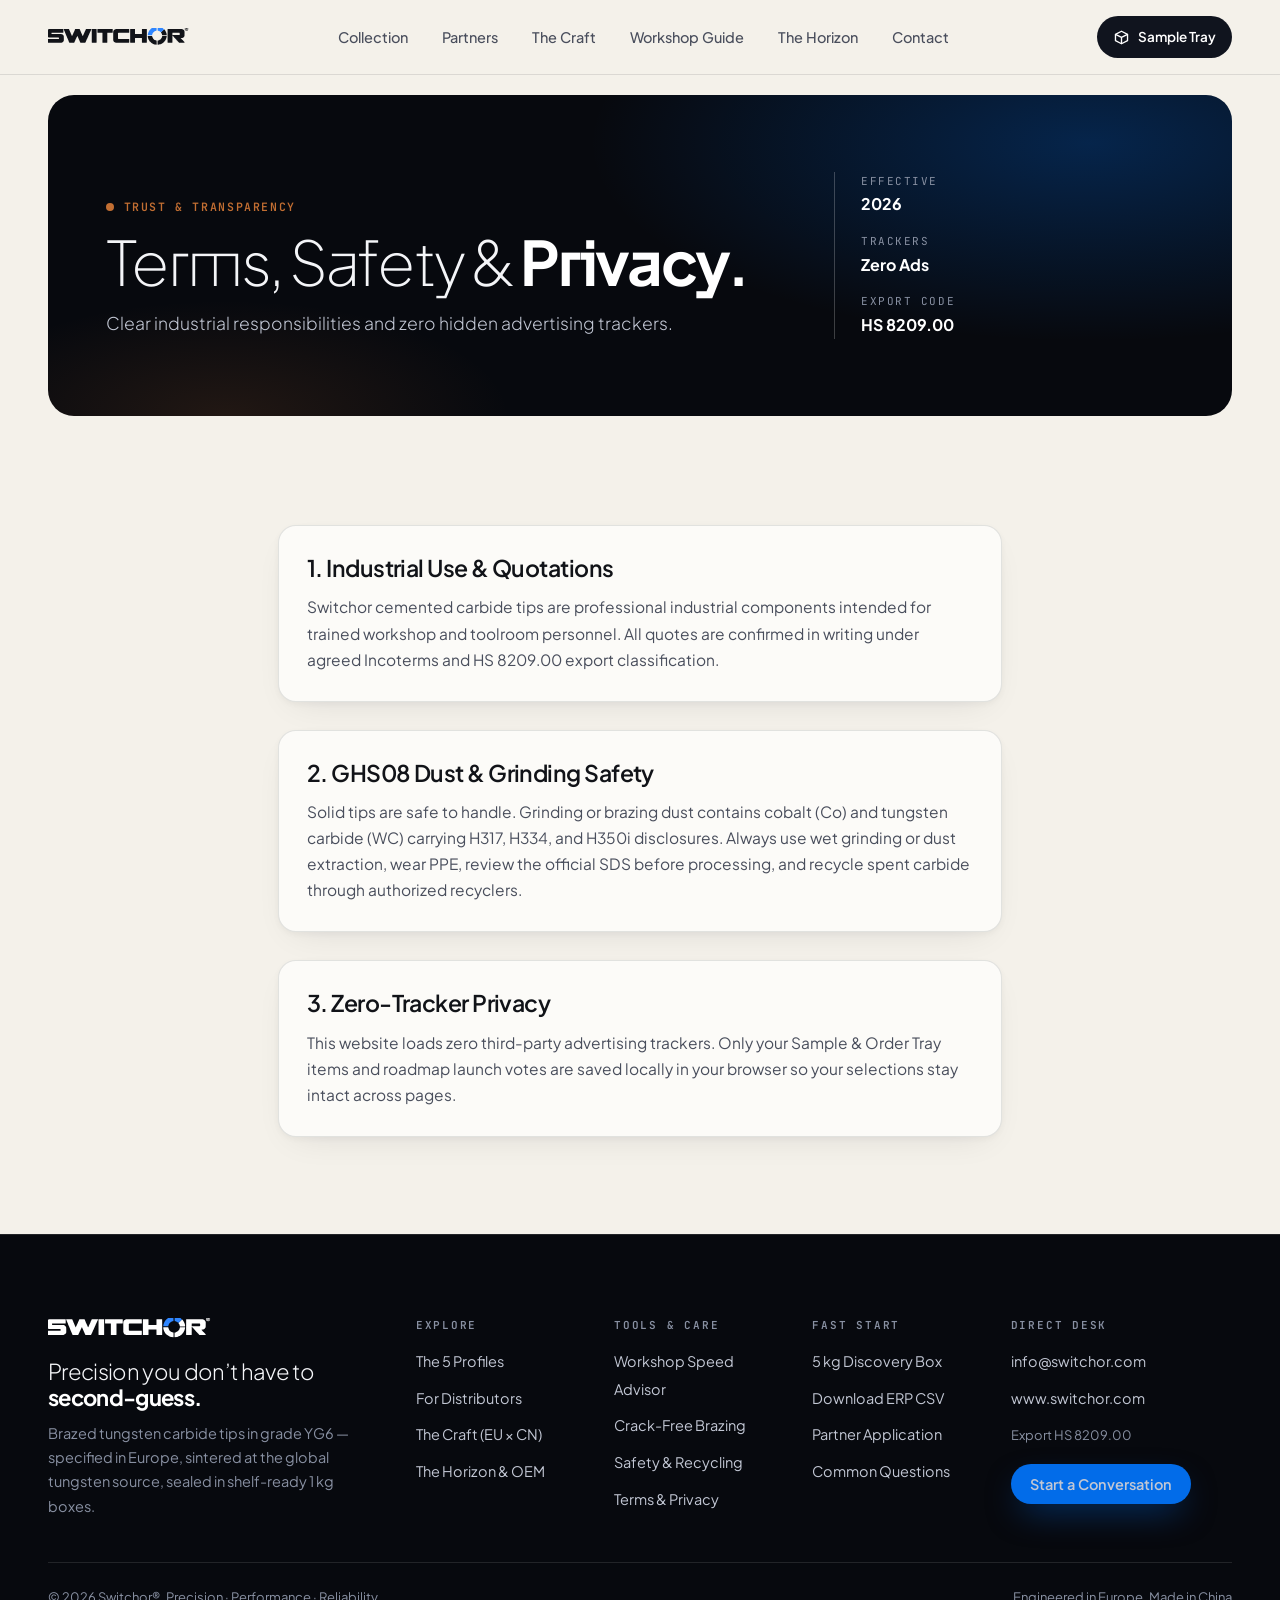
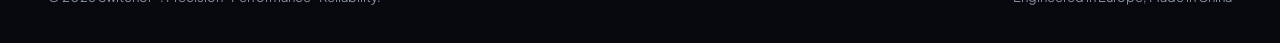
<file: legal.html>
<!doctype html>
<html lang="en-GB">
<head>
  <meta charset="utf-8">
  <meta name="viewport" content="width=device-width, initial-scale=1, viewport-fit=cover">
  <title>Terms, Safety & Zero-Tracker Privacy | Switchor</title>
  <meta name="description" content="Industrial terms of trade, European GHS08 handling responsibility, and Switchor’s zero-tracker privacy commitment.">
  <meta name="theme-color" content="#F4F1EA">
  <link rel="icon" href="data:image/svg+xml,%3Csvg%20xmlns%3D%22http%3A//www.w3.org/2000/svg%22%20viewBox%3D%220%200%2024%2024%22%3E%3Cg%20fill%3D%22none%22%20stroke-width%3D%224.4%22%3E%3Cpath%20d%3D%22M12%202.6A9.4%209.4%200%200%201%2021.4%2012%22%20stroke%3D%22%232F86FF%22/%3E%3Cpath%20d%3D%22M21.4%2012A9.4%209.4%200%200%201%2012%2021.4M12%2021.4A9.4%209.4%200%200%201%202.6%2012M2.6%2012A9.4%209.4%200%200%201%2012%202.6%22%20stroke%3D%22%2314171F%22/%3E%3C/g%3E%3Cpath%20d%3D%22M12%200v5M24%2012h-5M12%2024v-5M0%2012h5%22%20stroke%3D%22%23fff%22%20stroke-width%3D%221.6%22/%3E%3C/svg%3E">
  <link rel="preconnect" href="https://fonts.googleapis.com">
  <link rel="preconnect" href="https://fonts.gstatic.com" crossorigin>
  <link rel="stylesheet" href="https://fonts.googleapis.com/css2?family=JetBrains+Mono:wght@400;500;600;700&family=Plus+Jakarta+Sans:wght@200;300;400;500;600;700;800&display=swap">
  <link rel="stylesheet" href="css/editorial.css">
  <link rel="stylesheet" href="css/interactive.css">
</head>
<body>

<svg width="0" height="0" style="position:absolute" aria-hidden="true" focusable="false">
  <defs>
    <symbol id="sw-logo" viewBox="9.7 10.7 960.3 125.2"><path fill="currentColor" fill-rule="evenodd" d="M750.8 134.8C750.2 134.7 749.2 134.5 748.6 134.3C747.9 134.1 746.6 133.9 745.5 133.8C744.4 133.7 742.9 133.4 742.1 133.2C741.4 132.9 740.1 132.6 739.4 132.4C737.4 132.0 733.7 130.6 731.0 129.3C730.5 129.0 729.3 128.5 728.5 128.0C724.6 126.2 720.2 123.5 717.7 121.5C713.6 118.2 712.3 116.9 709.1 113.4C707.6 111.8 707.0 111.0 705.2 108.6C704.7 108.0 704.1 107.2 703.8 106.8C701.3 103.3 699.3 99.3 697.4 93.8C696.3 90.5 695.8 88.4 695.4 86.1C695.2 85.3 695.0 84.1 694.8 83.5C694.6 82.9 694.4 81.5 694.2 80.4L694.0 78.5L694.1 77.9C694.3 77.0 694.5 76.8 694.9 76.6L695.4 76.3L709.3 76.3L723.2 76.2L723.6 76.4C724.2 76.8 724.6 78.0 725.7 82.5C727.4 89.5 731.8 95.8 738.0 100.1C738.9 100.8 740.9 101.9 743.0 103.0C745.0 104.0 749.8 105.4 752.2 105.7C753.4 105.8 753.9 106.1 754.2 106.9L754.4 107.4L754.6 119.7C754.7 133.7 754.7 133.2 754.4 133.8C754.1 134.7 752.9 135.1 750.8 134.8ZM762.3 134.8C761.4 134.6 760.8 134.2 760.6 133.7L760.4 133.2L760.5 122.2C760.5 116.2 760.5 110.4 760.5 109.5L760.5 107.7L760.9 107.1C761.4 106.3 762.1 106.0 763.6 105.8C764.9 105.7 768.1 104.8 769.1 104.3C769.4 104.1 770.3 103.8 771.1 103.6C771.8 103.3 772.9 102.8 773.4 102.5C773.9 102.2 774.7 101.7 775.2 101.5C777.1 100.5 781.6 96.9 783.1 95.1C783.6 94.4 784.5 93.4 785.0 92.8C786.4 91.2 788.1 88.5 788.5 87.4C788.7 86.8 789.1 85.9 789.4 85.3C789.7 84.7 790.0 83.9 790.0 83.5C790.1 83.2 790.3 82.1 790.5 81.1C790.8 80.2 791.0 79.0 791.0 78.6C791.2 77.7 791.6 76.9 792.3 76.5L792.9 76.2L805.9 76.1C813.0 76.0 819.3 75.9 819.9 75.9L821.0 75.9L821.4 76.2C821.7 76.4 822.0 76.8 822.1 77.0L822.3 77.4L822.2 78.9C822.2 79.8 822.0 81.2 821.7 82.3C821.4 83.3 821.0 85.1 820.7 86.2C820.1 88.7 820.0 89.1 818.8 92.5C817.1 97.3 815.1 101.5 813.8 103.5C813.4 104.0 812.6 105.2 812.0 106.1C811.3 107.1 810.1 108.7 809.3 109.6C808.5 110.6 807.7 111.6 807.4 112.0C805.6 114.6 799.7 120.2 795.7 122.8C795.1 123.2 793.8 124.1 792.9 124.7C791.4 125.7 790.5 126.3 788.2 127.5C783.5 130.0 779.8 131.5 776.5 132.2C775.3 132.5 773.8 132.8 773.0 133.1C772.3 133.3 770.8 133.6 769.7 133.7C768.6 133.8 767.4 134.0 767.0 134.2C765.7 134.6 763.2 135.0 762.3 134.8ZM389.3 120.6C388.4 120.5 387.7 120.0 387.5 119.3L387.4 118.7L387.5 103.0C387.5 94.3 387.5 79.9 387.5 71.0L387.5 54.8L387.3 54.4C387.2 54.3 386.9 54.0 386.7 53.9L386.3 53.6L370.7 53.6L355.1 53.6L354.6 53.4C354.2 53.2 353.9 52.9 353.7 52.5L353.4 52.0L353.5 41.1L353.5 30.3L353.7 29.8C353.8 29.5 354.1 29.1 354.3 28.9L354.8 28.6L405.2 28.6L455.7 28.6L456.1 28.9C456.3 29.0 456.6 29.4 456.7 29.7L457.0 30.2L457.0 41.0L457.0 51.9L456.8 52.4C456.7 52.7 456.3 53.1 456.1 53.2L455.5 53.5L452.6 53.5C451.0 53.4 449.3 53.4 448.9 53.4C448.4 53.4 442.1 53.5 434.9 53.5C427.6 53.6 421.5 53.7 421.3 53.7C421.1 53.8 420.8 54.0 420.7 54.2L420.4 54.7L420.4 86.9L420.4 119.2L420.1 119.7C419.9 119.9 419.5 120.3 419.2 120.4L418.6 120.6L404.3 120.7C396.5 120.7 389.7 120.7 389.3 120.6ZM521.6 120.6L477.2 120.5L475.9 120.2C475.2 120.1 474.1 119.7 473.4 119.4C472.7 119.1 471.9 118.7 471.6 118.6C471.0 118.4 468.9 117.2 467.5 116.1C466.2 115.1 464.1 112.7 463.1 111.1C462.1 109.3 462.0 109.0 461.0 105.5L460.3 102.8L460.3 75.2L460.3 47.5L460.5 46.0C461.1 42.6 461.9 40.5 463.5 38.2L464.6 36.5L466.0 35.2C467.9 33.4 469.1 32.5 471.1 31.4L472.8 30.4L474.4 29.9C475.3 29.7 476.8 29.3 477.7 29.1L479.3 28.6L523.2 28.6L567.0 28.6L567.5 28.8C567.9 28.9 568.5 29.6 568.7 30.0C568.8 30.2 568.8 35.2 568.8 41.1L568.8 51.9L568.5 52.4C568.4 52.7 568.0 53.0 567.7 53.2L567.2 53.5L532.2 53.6L497.2 53.6L496.5 53.8C494.9 54.2 493.2 55.7 492.7 57.1L492.5 57.7L492.6 64.0C492.7 67.4 492.8 75.1 492.8 81.1L492.7 92.1L493.0 92.6C493.5 93.6 494.8 95.0 495.5 95.3L496.2 95.6L531.5 95.6L566.9 95.6L567.5 95.8C567.9 96.0 568.3 96.2 568.5 96.5L568.8 96.9L568.8 108.2L568.8 119.4L568.6 119.8C568.3 120.3 567.6 120.6 566.6 120.6C566.3 120.7 546.1 120.7 521.6 120.6ZM11.4 120.3C11.2 120.1 10.9 119.7 10.8 119.4C10.8 119.1 10.7 113.9 10.8 107.8L10.9 96.6L11.3 96.2L11.8 95.7L51.6 95.7L91.4 95.6L92.1 95.3C92.5 95.1 93.0 94.7 93.3 94.3L93.7 93.7L93.8 91.5L93.8 89.3L93.5 88.5C93.1 87.7 92.4 87.1 91.4 86.6L90.8 86.3L67.8 86.3C55.2 86.4 40.9 86.4 36.1 86.4L27.4 86.4L24.5 85.5L21.5 84.6L20.1 83.7C18.2 82.6 15.8 80.6 14.5 79.1L13.4 77.9L12.4 75.8C11.9 74.6 11.3 73.1 11.1 72.2L10.7 70.7L10.7 57.7L10.8 44.7L11.1 43.4C12.2 39.0 15.1 34.8 18.3 32.7C21.5 30.6 23.1 29.9 26.7 29.0L28.4 28.6L75.0 28.6L121.7 28.6L122.2 29.1C122.4 29.3 122.7 29.9 122.8 30.2C122.9 30.6 122.9 35.6 122.9 41.3L122.9 51.7L122.6 52.4L122.3 53.1L121.8 53.4L121.2 53.7L83.5 53.6L45.7 53.5L45.0 53.8C44.0 54.1 43.4 54.6 43.1 55.4L42.8 56.0L42.8 57.7L42.8 59.4L43.1 60.0C43.5 60.8 44.2 61.5 45.0 62.0L45.6 62.3L77.3 62.3L109.0 62.4L110.7 62.9C111.6 63.2 113.0 63.6 113.8 63.9L115.2 64.3L117.1 65.4C119.4 66.8 121.1 68.4 122.9 70.7L124.2 72.4L124.8 73.8C126.1 76.8 126.3 78.5 126.3 93.3L126.3 104.1L126.0 106.0L125.8 107.9L124.8 109.7C123.0 113.3 121.6 114.9 117.9 117.3C115.4 119.0 113.0 120.0 110.2 120.4L108.5 120.6L60.2 120.6L11.8 120.6L11.4 120.3ZM163.5 120.3C162.7 119.9 162.5 119.7 162.0 118.1C161.7 117.3 161.2 116.1 160.9 115.5C160.6 114.8 160.1 113.6 159.9 112.8C159.6 112.0 159.2 110.9 158.9 110.3C158.6 109.7 158.2 108.9 158.1 108.5C157.9 107.9 157.2 106.3 155.1 101.5C153.9 98.8 152.5 95.4 150.8 91.0C150.4 90.1 149.9 88.9 149.6 88.3C149.3 87.7 148.9 86.5 148.6 85.6C148.2 84.7 147.8 83.7 147.7 83.4C147.5 83.0 147.1 82.1 146.9 81.4C146.6 80.6 146.2 79.6 145.9 79.0C145.6 78.4 145.2 77.3 145.0 76.7C144.8 76.1 144.3 74.8 143.8 73.9C143.4 73.0 142.9 71.8 142.7 71.4C142.5 70.9 142.2 70.3 142.0 70.0C141.8 69.6 141.4 68.7 141.1 68.0C140.8 67.2 140.4 66.1 140.1 65.6C139.9 65.1 139.4 64.0 139.1 63.2C138.8 62.4 138.4 61.4 138.2 61.0C138.0 60.7 137.6 59.7 137.4 59.0C137.1 58.2 136.7 57.2 136.5 56.7C136.1 55.9 135.4 54.1 133.8 49.9C133.5 49.0 132.9 47.7 132.6 47.2C132.3 46.6 131.9 45.6 131.7 44.9C131.4 44.2 131.0 43.1 130.6 42.4C130.3 41.6 129.8 40.6 129.6 40.0C129.4 39.4 129.0 38.5 128.8 38.0C128.5 37.5 128.2 36.5 128.0 35.9C127.8 35.2 127.2 34.0 126.8 33.0L125.9 31.4L125.8 30.4L125.7 29.5L126.1 29.1L126.5 28.6L143.3 28.6L160.1 28.6L160.5 28.8C161.2 29.2 161.6 29.7 162.1 30.9C162.3 31.5 162.7 32.4 163.0 32.9C163.2 33.4 163.7 34.4 163.9 35.1C164.2 35.9 164.6 36.9 164.8 37.4C165.1 37.9 165.4 38.8 165.6 39.4C165.8 40.0 166.4 41.3 166.8 42.1C167.2 43.0 167.6 43.9 167.7 44.1C167.8 44.4 168.1 45.2 168.5 46.0C168.9 46.7 169.4 47.9 169.7 48.6C169.9 49.2 170.3 50.2 170.6 50.7C170.9 51.3 171.2 52.1 171.4 52.6C171.5 53.1 171.9 54.0 172.2 54.6C172.5 55.2 172.9 56.3 173.2 57.1C173.5 57.9 173.8 58.9 174.0 59.3C174.3 59.7 174.7 60.8 175.1 61.8C175.5 62.7 176.0 63.8 176.2 64.2C176.4 64.6 176.8 65.4 177.0 66.1C177.3 66.8 177.7 67.9 178.1 68.5C178.4 69.2 178.8 70.2 179.0 70.8C179.6 72.4 180.4 74.3 180.8 74.9L181.1 75.5L181.5 75.5C182.0 75.5 182.6 74.9 182.9 74.0C183.3 72.7 184.8 69.2 185.1 68.7C185.3 68.4 185.8 67.4 186.2 66.4C186.6 65.4 187.1 64.3 187.3 64.0C187.5 63.6 187.9 62.8 188.1 62.2C188.4 61.5 188.9 60.5 189.1 59.9C189.4 59.3 189.8 58.5 190.0 58.0C190.2 57.5 190.6 56.6 190.9 56.0C191.2 55.4 191.7 54.4 191.9 53.7C192.1 53.1 192.6 52.1 192.9 51.6C193.2 51.1 193.7 50.0 194.0 49.2C194.2 48.4 194.7 47.4 194.9 47.1C195.1 46.7 195.5 45.9 195.8 45.2C196.1 44.4 196.6 43.3 197.0 42.6C197.3 41.9 197.8 40.8 198.0 40.2C198.6 38.7 200.2 34.9 200.5 34.3C200.7 34.0 201.1 33.1 201.4 32.2C202.2 30.4 203.0 29.2 203.6 28.9L204.2 28.6L218.3 28.6L232.3 28.6L232.9 28.9L233.4 29.2L234.0 30.4C234.3 31.0 234.9 32.3 235.3 33.1C235.7 34.0 236.3 35.3 236.6 36.0C237.0 36.8 237.5 38.0 237.8 38.7C238.0 39.4 238.8 41.2 239.4 42.7C240.0 44.2 240.8 46.2 241.2 47.2C241.6 48.2 242.1 49.4 242.3 49.8C242.5 50.2 242.8 51.1 243.1 51.7C243.3 52.3 243.8 53.3 244.1 54.0C244.5 54.6 244.9 55.5 245.1 56.0C245.3 56.5 245.7 57.5 246.1 58.2C246.4 58.9 246.8 59.7 246.9 60.0C246.9 60.2 247.4 61.2 247.8 62.1C249.0 64.7 249.7 66.5 250.5 68.5C250.9 69.5 251.5 70.8 251.8 71.3C252.1 71.8 252.5 72.8 252.7 73.5C253.2 74.9 253.7 75.6 254.3 75.6C254.7 75.6 255.4 74.9 255.6 74.3C255.7 74.1 255.9 73.5 256.0 73.1C256.2 72.7 256.6 71.8 257.0 71.2C257.4 70.6 257.9 69.6 258.0 69.0C258.2 68.5 258.6 67.5 258.9 66.9C259.2 66.2 259.6 65.1 259.9 64.4C260.1 63.8 260.6 62.8 260.9 62.2C261.2 61.7 261.5 60.8 261.7 60.3C262.0 59.5 262.6 58.0 265.0 53.2C266.4 50.1 266.8 49.2 267.5 47.4C268.2 45.8 269.3 43.2 271.9 37.8C272.2 37.1 272.7 35.9 273.0 35.1C273.3 34.3 273.7 33.2 274.0 32.6C274.4 32.0 274.8 31.0 275.1 30.4L275.6 29.3L276.3 29.0L277.1 28.6L294.3 28.6L311.6 28.6L312.0 29.0L312.5 29.4L312.5 30.1C312.5 30.4 312.3 31.1 312.1 31.5C311.9 31.9 311.5 32.5 311.3 32.9C310.8 33.9 309.3 37.1 309.2 37.6C309.1 37.9 308.7 38.8 308.2 39.7C307.7 40.6 307.2 41.8 307.0 42.3C306.9 42.8 306.6 43.6 306.3 44.0C306.1 44.5 305.6 45.5 305.3 46.4C304.1 49.3 303.4 50.7 302.5 52.5C300.7 56.3 298.4 61.2 297.9 62.5C297.7 63.2 297.2 64.4 296.8 65.1C296.5 65.8 296.0 66.8 295.9 67.3C295.6 68.2 294.9 69.5 293.3 72.8C292.8 73.7 292.3 74.9 292.1 75.4C291.9 75.9 291.6 76.7 291.3 77.2C291.0 77.7 290.6 78.6 290.4 79.2C290.1 79.8 289.7 80.9 289.3 81.6C289.0 82.3 288.6 83.1 288.5 83.3C288.5 83.5 288.1 84.5 287.6 85.4C287.2 86.3 286.7 87.3 286.6 87.7C286.5 88.1 286.0 89.1 285.6 90.0C285.2 90.8 284.3 92.6 283.8 93.8C283.2 95.0 282.4 96.9 281.9 97.9C281.4 98.9 281.0 99.8 281.0 99.9C281.0 99.9 280.6 100.7 280.2 101.5C279.4 103.1 278.6 104.9 277.5 107.8C277.1 108.7 276.6 109.9 276.3 110.4C276.0 110.9 275.5 112.0 275.2 112.8C274.1 115.7 272.4 119.2 271.9 119.8C271.6 120.1 271.1 120.4 270.8 120.5L270.2 120.6L254.3 120.6L238.4 120.5L238.0 120.0C237.7 119.7 237.3 119.1 237.1 118.5C237.0 118.0 236.7 117.3 236.5 117.1C236.4 116.8 236.0 115.9 235.7 115.0C235.4 114.1 234.8 112.9 234.5 112.4C234.2 111.8 233.8 110.9 233.6 110.3C233.3 109.7 233.0 108.8 232.7 108.3C232.5 107.8 232.0 106.7 231.7 105.8C231.4 105.0 230.9 103.9 230.7 103.6C230.5 103.2 230.1 102.3 229.8 101.5C229.5 100.8 229.0 99.8 228.8 99.3C228.5 98.9 228.1 97.9 227.9 97.3C227.6 96.6 227.2 95.6 226.9 95.1C226.6 94.5 226.2 93.5 226.0 92.8C225.8 92.1 225.3 91.0 224.9 90.4C224.6 89.8 224.1 88.8 223.9 88.2C223.7 87.6 223.3 86.6 223.1 86.2C222.8 85.7 222.4 84.8 222.2 84.3C222.0 83.7 221.6 82.8 221.4 82.3C220.8 81.2 219.6 78.3 219.0 76.8C218.6 75.6 218.2 75.1 217.7 75.1C217.1 75.1 216.7 75.8 214.9 80.2C214.7 80.7 214.3 81.6 214.0 82.2C213.6 82.8 213.1 83.9 212.9 84.5C212.7 85.1 212.3 86.0 212.0 86.5C211.7 87.0 211.3 87.9 211.0 88.5C210.8 89.2 210.4 90.1 210.1 90.5C209.9 91.0 209.3 92.1 209.0 93.0C207.8 95.9 206.9 97.7 205.2 101.2C204.3 103.1 203.3 105.1 203.1 105.7C202.9 106.2 202.5 107.1 202.2 107.7C201.9 108.4 201.6 109.1 201.5 109.3C201.5 109.5 201.1 110.3 200.8 111.0C200.4 111.8 199.8 113.0 199.5 113.9C197.0 119.6 196.8 119.9 195.7 120.4L195.1 120.6L179.7 120.6L164.2 120.6L163.5 120.3ZM316.5 120.4C316.2 120.4 315.8 120.1 315.6 119.9L315.2 119.4L315.2 74.8L315.2 30.2L315.5 29.7C315.7 29.4 316.0 29.0 316.2 28.8L316.7 28.5L331.6 28.6L346.5 28.6L346.9 28.9C347.2 29.0 347.5 29.4 347.7 29.7L348.0 30.2L348.1 74.7L348.1 119.1L347.9 119.6C347.7 119.9 347.4 120.2 347.1 120.3L346.5 120.6L331.8 120.6C323.7 120.6 316.8 120.5 316.5 120.4ZM576.3 120.4C576.0 120.3 575.6 120.0 575.4 119.8L575.1 119.3L575.1 74.7L575.1 30.0L575.3 29.5C575.5 29.2 575.8 28.9 576.1 28.8L576.5 28.6L591.6 28.6L606.7 28.5L607.2 28.9C607.6 29.1 607.8 29.5 607.9 29.8C608.0 30.1 608.0 37.3 607.9 45.9L607.8 61.4L608.1 61.8C608.3 62.0 608.7 62.3 609.0 62.4L609.5 62.6L631.5 62.5L653.4 62.5L653.8 62.3C654.0 62.2 654.2 61.9 654.4 61.6L654.7 61.1L654.6 45.7L654.6 30.4L654.9 29.8C655.1 29.5 655.4 29.1 655.6 28.9L656.1 28.6L671.3 28.6L686.6 28.6L687.0 28.9C687.3 29.0 687.6 29.3 687.7 29.6L688.0 30.0L688.0 74.5L688.0 119.1L687.7 119.5C687.6 119.7 687.2 120.1 687.0 120.2L686.6 120.5L671.4 120.6L656.3 120.6L655.7 120.4C655.4 120.2 655.0 119.9 654.9 119.6L654.6 119.1L654.6 104.2L654.6 89.3L654.4 89.0C654.3 88.8 654.1 88.6 653.9 88.5L653.6 88.3L631.7 88.3L609.9 88.3L609.2 88.5C608.9 88.6 608.5 88.8 608.3 89.0L608.1 89.3L608.0 104.4L607.9 119.5L607.7 119.8C607.5 120.0 607.2 120.3 606.9 120.4L606.5 120.6L591.7 120.6L576.9 120.6L576.3 120.4ZM829.3 120.3C829.0 120.2 828.6 119.9 828.5 119.6L828.3 119.2L828.3 74.6L828.4 30.0L828.7 29.5C828.9 29.3 829.3 28.9 829.5 28.8L829.9 28.6L876.8 28.6L923.7 28.6L925.5 29.0C930.9 30.3 935.6 32.8 938.2 35.7C940.3 38.0 942.0 41.3 942.9 44.4L943.1 45.2L943.1 58.8C943.1 66.3 943.1 72.8 943.0 73.3C942.9 73.8 942.4 75.2 942.0 76.4L941.1 78.6L940.0 80.4C938.5 82.6 937.1 84.0 935.2 85.3C933.4 86.6 929.8 88.3 928.2 88.7C926.1 89.2 922.7 89.5 920.3 89.5L917.9 89.5L917.8 89.8C917.4 90.4 917.8 91.2 919.3 92.4C919.9 92.9 921.0 93.9 921.7 94.7C922.4 95.5 924.1 97.3 925.4 98.6C926.7 99.9 928.8 102.1 930.0 103.4C931.2 104.7 934.5 108.2 937.4 111.1C940.2 114.1 942.7 116.8 942.9 117.2L943.3 117.9L943.2 118.6C943.1 119.5 942.7 120.2 941.9 120.4L941.2 120.6L923.9 120.6L906.6 120.6L906.1 120.4C905.9 120.2 904.7 119.1 903.4 117.8C898.7 112.6 896.7 110.5 895.5 109.4C894.9 108.7 893.6 107.4 892.7 106.4C891.8 105.4 890.6 104.1 890.0 103.5C889.5 102.9 888.7 102.0 888.3 101.5C887.9 101.1 886.2 99.2 884.6 97.5C882.9 95.7 880.9 93.6 880.1 92.7C879.4 91.9 877.7 90.1 876.5 88.8C869.7 81.6 866.0 77.6 864.8 76.1C864.2 75.4 863.4 74.4 862.9 73.9L862.1 73.1L861.7 73.2L861.2 73.2L861.0 73.7L860.8 74.2L860.9 75.4L861.1 76.7L861.1 98.0L861.0 119.2L860.8 119.6C860.7 119.8 860.4 120.1 860.1 120.3L859.5 120.6L844.7 120.6L829.9 120.6L829.3 120.3ZM816.2 70.8C815.1 70.7 809.4 70.6 803.5 70.6L792.9 70.5L792.4 70.3C792.1 70.2 791.8 69.8 791.6 69.6L791.3 69.2L791.0 67.7C790.7 65.3 789.8 62.2 789.2 60.8C788.9 60.1 788.4 59.1 788.2 58.5C787.8 57.5 786.1 54.7 784.8 53.1C783.9 52.0 783.5 51.1 783.5 50.5L783.5 50.0L784.0 49.6C784.2 49.3 784.6 49.1 784.6 49.1C784.7 49.1 785.6 48.4 786.5 47.5C787.4 46.6 788.5 45.6 788.9 45.3C790.6 43.8 798.3 36.6 799.7 35.0C800.2 34.5 801.1 33.6 801.7 33.1C802.3 32.6 803.0 31.9 803.2 31.6C803.4 31.2 803.8 30.9 804.1 30.8L804.5 30.6L805.2 30.9L805.9 31.1L806.8 32.1C808.8 34.3 811.9 38.3 812.8 40.0C813.0 40.4 813.4 41.1 813.8 41.5C814.1 42.0 814.7 43.1 815.2 44.0C815.7 45.0 816.2 45.9 816.3 46.2C816.9 47.2 818.2 50.3 818.7 51.8C819.0 52.7 819.4 53.8 819.7 54.3C820.1 55.3 820.3 56.2 821.5 61.5C822.8 67.8 822.8 69.9 821.3 70.7L820.7 71.0L819.5 70.9C818.8 70.9 817.3 70.8 816.2 70.8ZM886.0 69.5L906.9 69.5L907.6 69.2L908.3 68.9L909.1 68.0C909.5 67.6 910.0 66.9 910.2 66.6L910.5 66.0L910.5 61.5C910.5 58.8 910.4 56.8 910.3 56.4C910.1 55.7 909.0 54.5 908.1 53.9L907.6 53.6L885.0 53.6L862.4 53.6L862.0 53.9C861.7 54.0 861.4 54.4 861.3 54.7L861.0 55.2L861.1 56.4C861.1 57.0 861.2 57.7 861.2 57.9C861.2 58.1 861.1 60.5 861.0 63.3L860.9 68.4L861.3 68.8C861.5 69.1 862.0 69.4 862.4 69.5L863.0 69.8L864.1 69.7C864.7 69.6 874.6 69.6 886.0 69.5ZM954.1 39.7C952.8 39.3 950.0 37.8 949.0 36.9C947.0 35.1 945.5 32.9 945.0 31.0L944.7 29.9L944.7 28.0C944.7 25.7 944.9 24.8 945.8 22.8L946.5 21.4L948.4 19.4L950.4 17.5L952.0 16.7C954.1 15.7 954.7 15.6 957.0 15.5L958.9 15.5L960.2 16.2C961.0 16.5 961.7 16.8 961.8 16.8C962.8 16.8 965.0 18.5 966.6 20.4L967.6 21.6L968.4 23.9L969.2 26.2L969.1 28.2L969.0 30.2L968.4 31.9C967.6 34.0 967.0 34.8 965.5 36.3L964.2 37.5L962.8 38.1C962.0 38.5 960.9 39.1 960.4 39.3L959.4 39.8L957.2 39.9L955.0 40.0L954.1 39.7ZM958.6 36.4C960.1 36.0 960.8 35.6 961.3 34.9C961.6 34.6 961.8 34.3 961.8 34.2C961.8 34.2 961.4 34.1 961.0 34.0C959.7 33.9 958.8 33.1 958.4 31.8C957.9 30.5 957.3 30.0 956.3 30.0C955.3 30.0 955.0 30.4 955.1 31.9C955.2 33.6 953.7 34.6 952.7 33.5C952.0 32.8 951.9 32.1 951.9 27.7L951.9 23.7L952.3 22.9C952.5 22.5 952.8 22.0 953.1 21.7L953.6 21.3L954.9 21.1C955.7 21.0 956.9 20.9 957.5 21.0L958.8 21.1L959.5 21.5C961.4 22.6 962.3 23.8 962.3 25.3C962.3 26.3 962.0 27.0 961.0 27.9C960.3 28.6 960.2 28.9 960.3 29.6C960.3 29.8 960.6 30.2 961.0 30.5C961.8 31.4 962.0 31.9 962.0 33.1L962.0 34.1L962.2 34.1C963.1 34.1 964.3 33.0 965.1 31.3L965.7 30.1L965.7 28.5C966.0 24.6 964.6 22.0 961.6 20.1C960.0 19.1 959.3 18.9 956.9 18.9C954.1 18.9 953.9 18.9 952.0 20.4C949.6 22.2 949.0 23.0 948.4 25.5C947.8 28.1 947.9 29.2 948.8 31.5L949.3 32.8L950.3 33.7C951.7 35.1 953.0 35.9 954.6 36.5C955.3 36.7 957.5 36.6 958.6 36.4ZM958.2 26.3C958.5 26.2 958.8 25.9 958.9 25.7L959.1 25.3L958.8 24.8L958.6 24.2L957.9 23.9C956.6 23.4 955.6 23.6 955.2 24.7C954.9 25.4 955.0 25.7 955.6 26.2L956.0 26.6L956.8 26.6C957.3 26.6 957.9 26.5 958.2 26.3Z"/><path style="fill:var(--logo-accent,#2F86FF)" fill-rule="evenodd" d="M696.8 70.1C695.8 69.9 695.2 69.5 694.9 68.9L694.6 68.4L694.7 66.1L694.8 63.9L695.1 62.6C695.3 61.9 695.7 60.3 696.0 59.0C696.3 57.6 696.9 55.8 697.3 54.9C697.6 53.9 698.1 52.7 698.2 52.0C698.5 50.4 698.7 49.9 700.7 46.0C702.5 42.6 703.7 40.4 704.6 39.4C704.8 39.1 705.3 38.4 705.6 37.8C706.0 37.2 706.8 36.0 707.4 35.3C708.0 34.5 709.0 33.3 709.5 32.6C711.2 30.3 716.8 25.4 720.8 22.6C723.8 20.6 725.2 19.7 726.1 19.2C726.6 19.0 727.5 18.4 728.1 18.0C729.6 17.1 730.3 16.7 732.0 16.3C732.8 16.1 734.2 15.6 735.3 15.1C736.3 14.7 737.8 14.2 738.5 14.0C739.1 13.9 740.7 13.4 742.0 13.0C744.4 12.3 745.4 12.1 749.3 11.8L751.9 11.6L752.7 11.9L753.5 12.3L753.7 12.8L753.9 13.4L754.0 25.9L754.0 38.4L753.7 38.9C753.1 39.6 752.5 39.9 750.8 40.2C749.9 40.3 748.5 40.7 747.6 41.0C746.8 41.3 745.5 41.8 744.9 41.9C743.6 42.3 742.0 43.1 741.2 43.7C740.9 43.9 740.2 44.3 739.7 44.7C739.1 45.0 738.1 45.7 737.6 46.2C737.0 46.6 735.9 47.5 735.2 48.0C730.8 51.4 727.8 55.7 725.4 62.1L724.8 63.7L724.5 65.7C724.4 66.8 724.2 67.9 724.2 68.2C724.0 68.9 723.4 69.6 722.4 69.9L721.5 70.2L709.5 70.2C702.9 70.2 697.2 70.2 696.8 70.1ZM782.0 49.1C781.6 48.9 781.0 48.4 780.5 48.0C777.3 45.3 772.7 42.7 769.8 42.0C769.4 41.8 768.4 41.5 767.6 41.1L766.2 40.5L764.6 40.2C762.8 39.9 762.2 39.6 761.7 38.8L761.4 38.2L761.3 36.2C761.3 35.1 761.2 29.5 761.2 23.8L761.2 13.4L761.4 12.9C761.9 11.8 763.4 11.5 767.1 11.8C771.1 12.1 771.9 12.2 774.5 13.0C775.8 13.4 777.3 13.8 777.9 13.9C779.2 14.2 780.4 14.6 781.3 15.1C781.8 15.3 783.1 15.8 784.2 16.2C785.4 16.6 786.5 17.1 786.8 17.3C787.1 17.4 788.2 18.0 789.2 18.6C792.9 20.6 795.8 22.6 799.7 25.9C802.1 27.9 803.4 29.3 803.5 29.8C803.6 30.1 803.6 30.5 803.5 30.9L803.3 31.5L798.7 36.0C796.2 38.4 794.0 40.6 793.6 40.9C793.3 41.1 792.4 42.0 791.5 42.8C790.6 43.7 789.2 45.0 788.4 45.7C787.5 46.4 786.5 47.4 786.0 47.9C784.6 49.4 783.1 49.8 782.0 49.1Z"/></symbol>
    <symbol id="ring" viewBox="0 0 24 24"><g fill="none" stroke-width="4.2"><path d="M12 2.6A9.4 9.4 0 0 1 21.4 12" stroke="#2F86FF"/><path d="M21.4 12A9.4 9.4 0 0 1 12 21.4M12 21.4A9.4 9.4 0 0 1 2.6 12M2.6 12A9.4 9.4 0 0 1 12 2.6" stroke="currentColor"/></g><g stroke="var(--ring-gap,#0A1128)" stroke-width="1.6"><path d="M12 0v5M24 12h-5M12 24v-5M0 12h5"/></g></symbol>
    <symbol id="ghs08" viewBox="0 0 100 100"><path d="M50 5 95 50 50 95 5 50Z" fill="#fff" stroke="#D0021B" stroke-width="7" stroke-linejoin="miter"/><circle cx="50" cy="31" r="8.5" fill="#000"/><path d="M29 73c0-15 8.5-29 21-29s21 14 21 29Z" fill="#000"/><path d="m50 49 2.3 6.6 6.3-3-3 6.3 6.6 2.3-6.6 2.3 3 6.3-6.3-3L50 75.4l-2.3-6.6-6.3 3 3-6.3-6.6-2.3 6.6-2.3-3-6.3 6.3 3Z" fill="#fff"/></symbol>
    <symbol id="knife" viewBox="0 0 100 26"><rect x="0" y="1" width="62" height="24" rx="6" fill="currentColor"/><rect x="9" y="8" width="24" height="10" rx="5" fill="var(--knife-hole,#fff)"/><rect x="39" y="8" width="15" height="3.2" rx="1.6" fill="var(--knife-hole,#fff)"/><rect x="39" y="14.8" width="15" height="3.2" rx="1.6" fill="var(--knife-hole,#fff)"/><path d="M62 4H99L90 22H62Z" fill="var(--knife-hole,#fff)" stroke="currentColor" stroke-width="3" stroke-linejoin="round"/><path d="M71 7 67 19M79 7 75 19M87 7 83 19" stroke="currentColor" stroke-width="2.6"/></symbol>

    <symbol id="i-search" viewBox="0 0 24 24"><g fill="none" stroke="currentColor" stroke-width="1.9" stroke-linecap="round"><circle cx="10.5" cy="10.5" r="6.5"/><path d="M15.5 15.5 21 21"/></g></symbol>
    <symbol id="i-sun" viewBox="0 0 24 24"><g fill="none" stroke="currentColor" stroke-width="1.9" stroke-linecap="round"><circle cx="12" cy="12" r="4"/><path d="M12 2v2.5M12 19.5V22M2 12h2.5M19.5 12H22M4.9 4.9l1.8 1.8M17.3 17.3l1.8 1.8M4.9 19.1l1.8-1.8M17.3 6.7l1.8-1.8"/></g></symbol>
    <symbol id="i-moon" viewBox="0 0 24 24"><path d="M20 14.6A8.2 8.2 0 0 1 9.4 4a8.2 8.2 0 1 0 10.6 10.6Z" fill="none" stroke="currentColor" stroke-width="1.9" stroke-linejoin="round"/></symbol>
    <symbol id="i-auto" viewBox="0 0 24 24"><circle cx="12" cy="12" r="8.2" fill="none" stroke="currentColor" stroke-width="1.9"/><path d="M12 3.8a8.2 8.2 0 0 1 0 16.4Z" fill="currentColor"/></symbol>
    <symbol id="i-box" viewBox="0 0 24 24"><g fill="none" stroke="currentColor" stroke-width="1.9" stroke-linejoin="round"><path d="M3.5 7.5 12 3.2l8.5 4.3v9L12 20.8l-8.5-4.3Z"/><path d="M3.5 7.5 12 11.8l8.5-4.3M12 11.8v9"/></g></symbol>
    <symbol id="i-menu" viewBox="0 0 24 24"><path d="M3.5 6.5h17M3.5 12h17M3.5 17.5h17" fill="none" stroke="currentColor" stroke-width="2" stroke-linecap="round"/></symbol>
    <symbol id="i-close" viewBox="0 0 24 24"><path d="M5.5 5.5l13 13M18.5 5.5l-13 13" fill="none" stroke="currentColor" stroke-width="2" stroke-linecap="round"/></symbol>
    <symbol id="i-check" viewBox="0 0 24 24"><path d="M4.5 12.5 9.8 17.5 19.5 6.5" fill="none" stroke="currentColor" stroke-width="2.4" stroke-linecap="round" stroke-linejoin="round"/></symbol>
    <symbol id="i-x" viewBox="0 0 24 24"><path d="M6.5 6.5l11 11M17.5 6.5l-11 11" fill="none" stroke="currentColor" stroke-width="2.2" stroke-linecap="round"/></symbol>
    <symbol id="i-warn" viewBox="0 0 24 24"><g fill="none" stroke="currentColor" stroke-width="2" stroke-linejoin="round" stroke-linecap="round"><path d="M12 3.2 1.8 20.5h20.4Z"/><path d="M12 9.5v5M12 17.3v.2"/></g></symbol>
    <symbol id="i-trash" viewBox="0 0 24 24"><g fill="none" stroke="currentColor" stroke-width="1.9" stroke-linecap="round" stroke-linejoin="round"><path d="M4 6.5h16M9.5 6.5V4h5v2.5M6 6.5l1 13.5h10l1-13.5M10 10.5v6M14 10.5v6"/></g></symbol>
    <symbol id="i-chev" viewBox="0 0 24 24"><path d="M9 5.5 15.5 12 9 18.5" fill="none" stroke="currentColor" stroke-width="2" stroke-linecap="round" stroke-linejoin="round"/></symbol>
    <symbol id="i-arrow" viewBox="0 0 24 24"><path d="M5 12h14M13 6l6 6-6 6" fill="none" stroke="currentColor" stroke-width="2" stroke-linecap="round" stroke-linejoin="round"/></symbol>
    <symbol id="i-pause" viewBox="0 0 24 24"><path d="M7 4.5h3.5v15H7zM13.5 4.5H17v15h-3.5z" fill="currentColor"/></symbol>
    <symbol id="i-play" viewBox="0 0 24 24"><path d="M7 4.2v15.6L19.5 12Z" fill="currentColor"/></symbol>
    <symbol id="i-mail" viewBox="0 0 24 24"><g fill="none" stroke="currentColor" stroke-width="1.9" stroke-linejoin="round"><rect x="3" y="5.5" width="18" height="13" rx="1.5"/><path d="m3.5 6.5 8.5 7 8.5-7"/></g></symbol>
    <symbol id="i-copy" viewBox="0 0 24 24"><g fill="none" stroke="currentColor" stroke-width="1.9" stroke-linejoin="round"><rect x="8.5" y="8.5" width="12" height="12" rx="1.5"/><path d="M15.5 8.5V5a1.5 1.5 0 0 0-1.5-1.5H5A1.5 1.5 0 0 0 3.5 5v9A1.5 1.5 0 0 0 5 15.5h3.5"/></g></symbol>
    <symbol id="i-download" viewBox="0 0 24 24"><g fill="none" stroke="currentColor" stroke-width="1.9" stroke-linecap="round" stroke-linejoin="round"><path d="M12 3.5v12M7.5 11.5 12 16l4.5-4.5M4 19.5h16"/></g></symbol>
    <symbol id="i-print" viewBox="0 0 24 24"><g fill="none" stroke="currentColor" stroke-width="1.8" stroke-linejoin="round"><path d="M6.5 8.5V3.5h11v5M6.5 17H4a1.5 1.5 0 0 1-1.5-1.5v-5A1.5 1.5 0 0 1 4 9h16a1.5 1.5 0 0 1 1.5 1.5v5A1.5 1.5 0 0 1 20 17h-2.5"/><rect x="6.5" y="13.5" width="11" height="7"/></g></symbol>
    <symbol id="i-scissors" viewBox="0 0 24 24"><g fill="none" stroke="currentColor" stroke-width="1.8" stroke-linecap="round"><circle cx="6" cy="6.5" r="2.8"/><circle cx="6" cy="17.5" r="2.8"/><path d="M8.3 8.2 20.5 18M8.3 15.8 20.5 6"/></g></symbol>
    <symbol id="i-shield" viewBox="0 0 24 24"><g fill="none" stroke="currentColor" stroke-width="1.8" stroke-linejoin="round" stroke-linecap="round"><path d="M12 3 19.5 6v5.6c0 4.6-3.2 7.8-7.5 9.4-4.3-1.6-7.5-4.8-7.5-9.4V6Z"/><path d="m8.6 12 2.4 2.4 4.6-4.8"/></g></symbol>
    <symbol id="i-globe" viewBox="0 0 24 24"><g fill="none" stroke="currentColor" stroke-width="1.8"><circle cx="12" cy="12" r="9"/><path d="M3.5 9h17M3.5 15h17M12 3c2.8 2.8 2.8 15.2 0 18M12 3c-2.8 2.8-2.8 15.2 0 18"/></g></symbol>
    <symbol id="i-trend" viewBox="0 0 24 24"><g fill="none" stroke="currentColor" stroke-width="1.9" stroke-linecap="round" stroke-linejoin="round"><path d="m3.5 17 5.5-5.5 4 4L20.5 8"/><path d="M15 8h5.5v5.5"/></g></symbol>
    <symbol id="i-truck" viewBox="0 0 24 24"><g fill="none" stroke="currentColor" stroke-width="1.8" stroke-linejoin="round"><path d="M2.5 6.5h12v10h-12zM14.5 9.5h4.2l2.8 3v4h-7"/><circle cx="6.5" cy="17.5" r="2"/><circle cx="18" cy="17.5" r="2"/></g></symbol>
    <symbol id="i-mask" viewBox="0 0 24 24"><g fill="none" stroke="currentColor" stroke-width="1.8" stroke-linejoin="round" stroke-linecap="round"><path d="M5 9.5c0-2.3 3.1-4.3 7-4.3s7 2 7 4.3v2.8c0 4.4-3.1 7.5-7 7.5s-7-3.1-7-7.5Z"/><path d="M9 12.5h6M9.5 15.5h5M5 10.5 2.5 9.5M19 10.5l2.5-1"/></g></symbol>
    <symbol id="i-glove" viewBox="0 0 24 24"><path d="M8 21.2v-6.4L5.6 11.6a1.6 1.6 0 0 1 2.5-2l1.4 1.6V4.6a1.5 1.5 0 0 1 3 0v5.6V3.6a1.5 1.5 0 0 1 3 0v6.6V5.4a1.5 1.5 0 0 1 3 0v9.4c0 3.6-2.2 6.4-5.6 6.4Z" fill="none" stroke="currentColor" stroke-width="1.7" stroke-linejoin="round"/></symbol>
    <symbol id="i-goggles" viewBox="0 0 24 24"><g fill="none" stroke="currentColor" stroke-width="1.8" stroke-linejoin="round"><path d="M2.8 10.2c0-1.4 1.1-2.4 2.5-2.4h13.4c1.4 0 2.5 1 2.5 2.4v3.1c0 1.5-1.1 2.6-2.5 2.6h-3.4l-1.9-2.1h-2.8l-1.9 2.1H5.3c-1.4 0-2.5-1.1-2.5-2.6Z"/><path d="M2.8 10.5H1.2M21.2 10.5h1.6"/></g></symbol>
    <symbol id="i-fan" viewBox="0 0 24 24"><g fill="none" stroke="currentColor" stroke-width="1.8" stroke-linecap="round"><path d="M3 8.5h11.2a2.8 2.8 0 1 0-2.8-2.8M3 12.5h15.4a2.8 2.8 0 1 1-2.8 2.8M3 16.5h7"/></g></symbol>
    <symbol id="i-scale" viewBox="0 0 24 24"><g fill="none" stroke="currentColor" stroke-width="1.8" stroke-linecap="round" stroke-linejoin="round"><path d="M12 4v16M7 20h10M4.5 7.5h15M4.5 7.5 2 13.5a3 3 0 0 0 5 0ZM19.5 7.5l-2.5 6a3 3 0 0 0 5 0Z"/></g></symbol>
    <symbol id="i-diamond" viewBox="0 0 24 24"><g fill="none" stroke="currentColor" stroke-width="1.8" stroke-linejoin="round"><path d="M6.5 4h11l3.5 5-9 11L3 9Z"/><path d="M3 9h18M9.5 4 12 20l2.5-16"/></g></symbol>
    <symbol id="i-ruler" viewBox="0 0 24 24"><g fill="none" stroke="currentColor" stroke-width="1.8" stroke-linejoin="round" stroke-linecap="round"><rect x="2.5" y="7.5" width="19" height="9" rx="1"/><path d="M6.5 7.5v3M10 7.5v4.5M13.5 7.5v3M17 7.5v4.5"/></g></symbol>
    <symbol id="i-barcode" viewBox="0 0 24 24"><path d="M3 5v14M6 5v14M8.5 5v14M12 5v14M14 5v14M17.5 5v14M21 5v14" fill="none" stroke="currentColor" stroke-width="1.8"/></symbol>
    <symbol id="i-flame" viewBox="0 0 24 24"><path d="M12 2.8c3.2 4 6.2 6.6 6.2 10.8a6.2 6.2 0 0 1-12.4 0c0-3.3 1.9-5 3-7.4 1 2 2 3 3.2 3.4.2-2.4-.1-4.4 0-6.8Z" fill="none" stroke="currentColor" stroke-width="1.8" stroke-linejoin="round"/></symbol>
    <symbol id="i-gauge" viewBox="0 0 24 24"><g fill="none" stroke="currentColor" stroke-width="1.8" stroke-linecap="round"><path d="M4 17.5a8 8 0 1 1 16 0"/><path d="M12 17.5l4.2-5.2M4 17.5h1.6M18.4 17.5H20M12 9.5v1.4"/></g></symbol>
    <symbol id="i-cube" viewBox="0 0 24 24"><g fill="none" stroke="currentColor" stroke-width="1.8" stroke-linejoin="round"><path d="m12 3 8 4.2v9.6L12 21l-8-4.2V7.2Z"/><path d="m4 7.2 8 4.3 8-4.3M12 11.5V21"/></g></symbol>
    <symbol id="i-label" viewBox="0 0 24 24"><g fill="none" stroke="currentColor" stroke-width="1.8" stroke-linejoin="round" stroke-linecap="round"><rect x="3.5" y="4.5" width="17" height="15" rx="1"/><path d="M3.5 9h17M7 13h5M7 16h8"/></g></symbol>
    <symbol id="i-flask" viewBox="0 0 24 24"><g fill="none" stroke="currentColor" stroke-width="1.8" stroke-linejoin="round" stroke-linecap="round"><path d="M9.5 3.5h5M10.5 3.5v6L5 19a1.3 1.3 0 0 0 1.1 2h11.8a1.3 1.3 0 0 0 1.1-2l-5.5-9.5v-6"/><path d="M7.6 15h8.8"/></g></symbol>
  </defs>
<symbol id="i-aed" viewBox="0 0 24 24" fill="none"><path d="M5.35 5.5C5.35 4.67 6.03 4 6.85 4H11.1C15.4 4 18.9 7.6 18.9 12C18.9 16.4 15.4 20 11.1 20H6.85C6.03 20 5.35 19.32 5.35 18.5Z" stroke="currentColor" stroke-width="2.1" stroke-linecap="round" stroke-linejoin="round"/><path d="M2.6 10.05H21.4M2.6 13.95H21.4" stroke="currentColor" stroke-width="2.1" stroke-linecap="round" stroke-linejoin="round"/></symbol></svg>
<a class="skip" href="#main">Skip to content</a>

<header class="hdr">
  <div class="hdr-in">
    <a class="brand" href="index.html" aria-label="Switchor Home">
      <svg class="logo" viewBox="9.7 10.7 960.3 125.2" aria-hidden="true"><use href="#sw-logo"/></svg>
    </a>
    <nav class="nav" aria-label="Primary">
      <a href="collection.html">Collection</a>
      <a href="partners.html">Partners</a>
      <a href="craft.html">The Craft</a>
      <a href="workshop.html">Workshop Guide</a>
      <a href="roadmap.html">The Horizon</a>
      <a href="contact.html">Contact</a>
    </nav>
    <div class="hdr-right">
      <button class="tray-btn" type="button" id="trayBtn" aria-haspopup="dialog" aria-controls="trayDrawer">
        <svg aria-hidden="true"><use href="#i-box"/></svg>
        <span class="lbl-txt">Sample Tray</span>
        <b class="tray-badge" id="trayCount" hidden>0</b>
      </button>
      <button class="icon-pill menu-btn" type="button" id="menuBtn" aria-expanded="false" aria-controls="mnav" aria-label="Open menu">
        <svg aria-hidden="true"><use href="#i-menu"/></svg>
      </button>
    </div>
  </div>
</header>

<nav class="mnav" id="mnav" aria-label="Mobile menu" hidden>
  <a href="index.html">Home</a>
  <a href="collection.html">Collection</a>
  <a href="partners.html">Partners</a>
  <a href="craft.html">The Craft</a>
  <a href="workshop.html">Workshop Guide</a>
  <a href="roadmap.html">The Horizon</a>
  <a href="contact.html">Contact</a>
  <div style="margin-top:24px;display:grid;gap:12px">
    <button type="button" class="btn btn-primary" data-kit="discovery">+ Add 5 kg Discovery Box</button>
    <a href="mailto:info@switchor.com" style="font-size:15px;border:0;padding:0;color:var(--blue)">info@switchor.com</a>
  </div>
</nav>

<main id="main">

  <section class="page-banner"><div class="wrap"><div class="page-banner-box">
    <div><span class="kicker"><i></i>Trust &amp; Transparency</span><h1>Terms, Safety &amp; <em>Privacy.</em></h1><p>Clear industrial responsibilities and zero hidden advertising trackers.</p></div>
    <div class="page-banner-meta"><div><span>Effective</span><strong>2026</strong></div><div><span>Trackers</span><strong>Zero Ads</strong></div><div><span>Export Code</span><strong>HS 8209.00</strong></div></div>
  </div></div></section>
  <section class="sec"><div class="wrap" style="max-width:820px;display:grid;gap:28px">
    <div class="ecard"><h3>1. Industrial Use &amp; Quotations</h3><p>Switchor cemented carbide tips are professional industrial components intended for trained workshop and toolroom personnel. All quotes are confirmed in writing under agreed Incoterms and HS 8209.00 export classification.</p></div>
    <div class="ecard"><h3>2. GHS08 Dust &amp; Grinding Safety</h3><p>Solid tips are safe to handle. Grinding or brazing dust contains cobalt (Co) and tungsten carbide (WC) carrying H317, H334, and H350i disclosures. Always use wet grinding or dust extraction, wear PPE, review the official SDS before processing, and recycle spent carbide through authorized recyclers.</p></div>
    <div class="ecard"><h3>3. Zero-Tracker Privacy</h3><p>This website loads zero third-party advertising trackers. Only your Sample &amp; Order Tray items and roadmap launch votes are saved locally in your browser so your selections stay intact across pages.</p></div>
  </div></section>
</main>

<footer class="ftr">
  <div class="wrap">
    <div class="ftr-top">
      <div>
        <svg class="logo" viewBox="9.7 10.7 960.3 125.2" aria-label="Switchor" role="img"><use href="#sw-logo"/></svg>
        <div class="ftr-tag">Precision you don’t have to <strong>second-guess.</strong></div>
        <p>Brazed tungsten carbide tips in grade YG6 — specified in Europe, sintered at the global tungsten source, sealed in shelf-ready 1&nbsp;kg boxes.</p>
      </div>
      <div>
        <h4>Explore</h4>
        <ul>
          <li><a href="collection.html">The 5 Profiles</a></li>
          <li><a href="partners.html">For Distributors</a></li>
          <li><a href="craft.html">The Craft (EU × CN)</a></li>
          <li><a href="roadmap.html">The Horizon &amp; OEM</a></li>
        </ul>
      </div>
      <div>
        <h4>Tools &amp; Care</h4>
        <ul>
          <li><a href="workshop.html">Workshop Speed Advisor</a></li>
          <li><a href="workshop.html#brazing">Crack-Free Brazing</a></li>
          <li><a href="craft.html#safety">Safety &amp; Recycling</a></li>
          <li><a href="legal.html">Terms &amp; Privacy</a></li>
        </ul>
      </div>
      <div>
        <h4>Fast Start</h4>
        <ul>
          <li><a href="collection.html#discovery">5 kg Discovery Box</a></li>
          <li><a href="partners.html#erp-kit">Download ERP CSV</a></li>
          <li><a href="contact.html?tab=partner#studio-forms">Partner Application</a></li>
          <li><a href="contact.html#faq">Common Questions</a></li>
        </ul>
      </div>
      <div>
        <h4>Direct Desk</h4>
        <ul>
          <li><a href="mailto:info@switchor.com">info@switchor.com</a></li>
          <li><a href="https://www.switchor.com">www.switchor.com</a></li>
          <li><span style="font-size:13px;color:var(--on-dark-3)">Export HS 8209.00</span></li>
        </ul>
        <div style="margin-top:16px"><a class="btn btn-primary btn-sm" href="contact.html">Start a Conversation</a></div>
      </div>
    </div>
    <div class="ftr-bot">
      <span>© 2026 Switchor®. Precision · Performance · Reliability.</span>
      <span>Engineered in Europe, Made in China</span>
    </div>
  </div>
</footer>

<!-- Overlays: Sample & Order Tray + Crisp Vector 3D Modal + Toast -->
<div class="scrim" id="scrim" hidden></div>

<div class="drawer" id="trayDrawer" role="dialog" aria-modal="true" aria-labelledby="trayTitle" hidden>
  <div class="drawer-h">
    <h3 id="trayTitle" style="margin:0">Sample &amp; Order Tray</h3>
    <button class="icon-pill" type="button" id="trayClose" aria-label="Close tray"><svg aria-hidden="true"><use href="#i-close"/></svg></button>
  </div>
  <div class="drawer-b" id="trayBody"></div>
  <div class="drawer-f">
    <div style="display:flex;justify-content:space-between;align-items:center;font-size:14.5px">
      <span style="color:var(--ink-2)">Selected Weight</span>
      <strong class="mono" id="trayTotal">0 boxes · 0 kg net</strong>
    </div>
    <button type="button" class="btn btn-primary" id="trayGo">Continue to Quote Desk →</button>
    <button type="button" id="trayClear" hidden style="background:none;border:0;font-size:13px;color:var(--ink-3);justify-self:center">Clear tray</button>
  </div>
</div>

<div class="modal-3d" id="modal3d" role="dialog" aria-modal="true" aria-label="Interactive crisp vector 3D Switchor box" hidden>
  <div style="display:flex;justify-content:space-between;align-items:center;padding:16px 22px;border-bottom:1px solid var(--border)">
    <div><strong style="font-size:16px">Interactive Vector Packaging Inspector</strong><div style="font-size:12.5px;color:var(--ink-3)">True print typography, live Code 128 barcode &amp; EU GHS08 safety block</div></div>
    <button class="icon-pill" type="button" id="m3dClose" aria-label="Close 3D inspector"><svg aria-hidden="true"><use href="#i-close"/></svg></button>
  </div>
  <div style="padding:18px">
    <div class="stage-3d" id="m3dStage">
      <div class="stage-bar"><div class="stage-models"></div><button type="button" class="stage-reset">Reset angle</button></div>
      <div class="box-shadow"></div>
      <div class="box3d" id="m3dBox"></div>
      <p class="stage-hint">Drag to rotate 360° · Switch models above</p>
    </div>
  </div>
</div>

<div class="toast" id="toast" role="status" aria-live="polite">
  <span id="toastMsg"></span>
  <button type="button" id="toastAct" hidden></button>
</div>

<script src="js/editorial-data.js" defer></script>
<script src="js/editorial-app.js" defer></script>
</body>
</html>
</file>
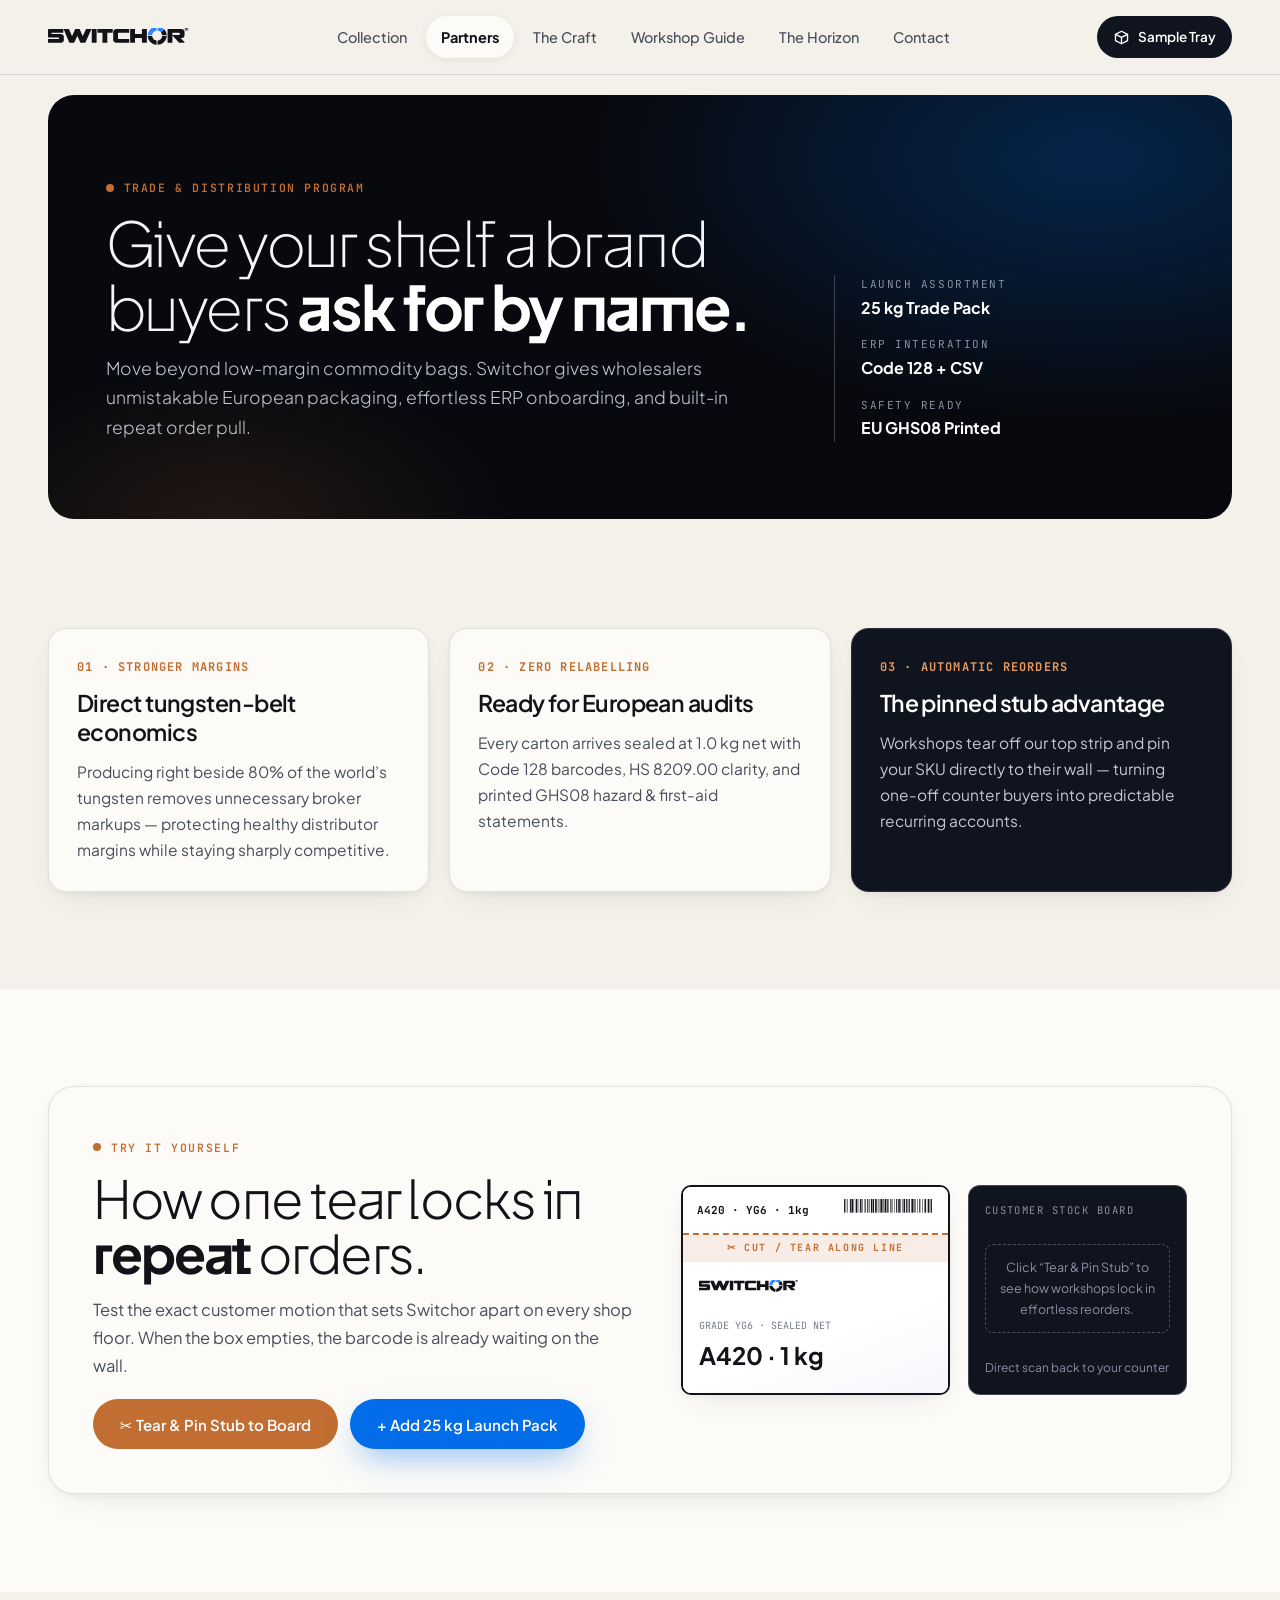
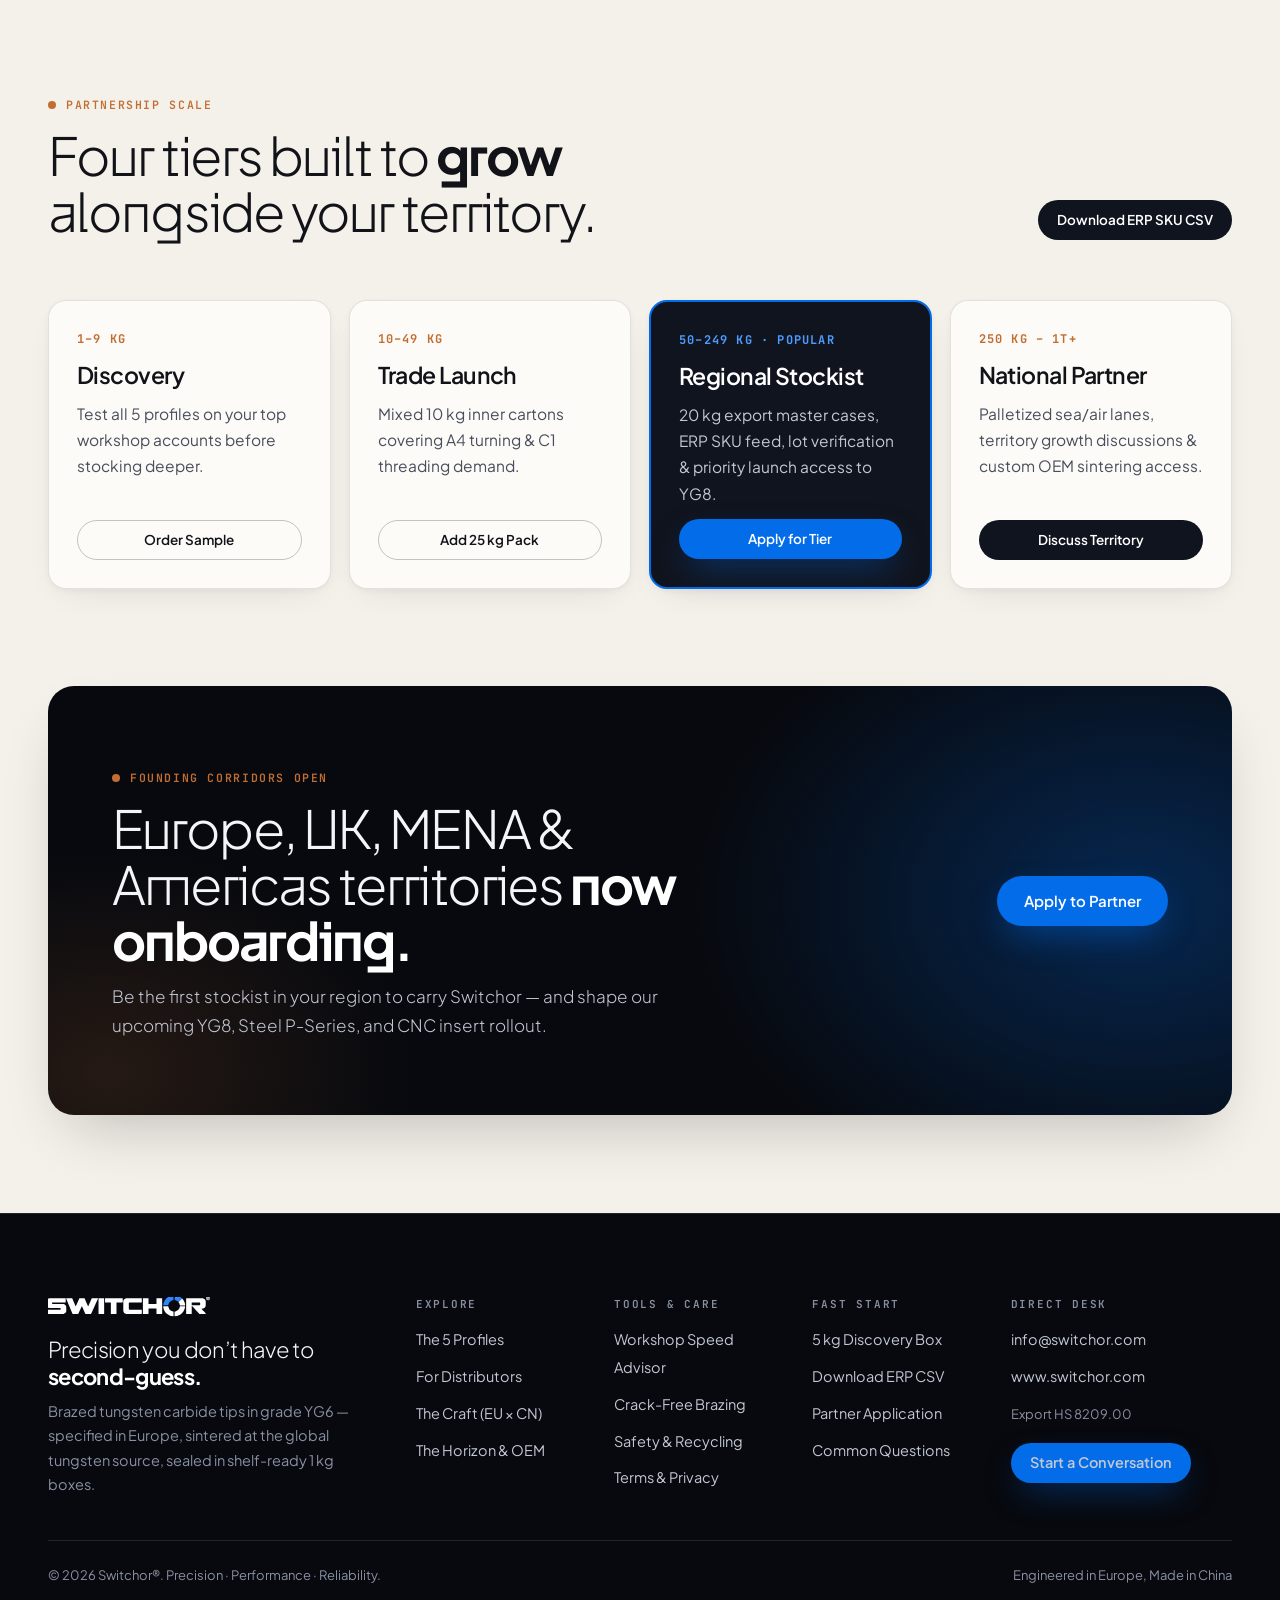
<file: partners.html>
<!doctype html>
<html lang="en-GB">
<head>
  <meta charset="utf-8">
  <meta name="viewport" content="width=device-width, initial-scale=1, viewport-fit=cover">
  <title>For Distributors & Trade Partners | Switchor</title>
  <meta name="description" content="Build a loyal, high-margin brazed carbide category with Switchor: European shelf appeal, built-in Kanban repeat orders, zero relabelling compliance, and direct tungsten-belt supply.">
  <meta name="theme-color" content="#F4F1EA">
  <link rel="icon" href="data:image/svg+xml,%3Csvg%20xmlns%3D%22http%3A//www.w3.org/2000/svg%22%20viewBox%3D%220%200%2024%2024%22%3E%3Cg%20fill%3D%22none%22%20stroke-width%3D%224.4%22%3E%3Cpath%20d%3D%22M12%202.6A9.4%209.4%200%200%201%2021.4%2012%22%20stroke%3D%22%232F86FF%22/%3E%3Cpath%20d%3D%22M21.4%2012A9.4%209.4%200%200%201%2012%2021.4M12%2021.4A9.4%209.4%200%200%201%202.6%2012M2.6%2012A9.4%209.4%200%200%201%2012%202.6%22%20stroke%3D%22%2314171F%22/%3E%3C/g%3E%3Cpath%20d%3D%22M12%200v5M24%2012h-5M12%2024v-5M0%2012h5%22%20stroke%3D%22%23fff%22%20stroke-width%3D%221.6%22/%3E%3C/svg%3E">
  <link rel="preconnect" href="https://fonts.googleapis.com">
  <link rel="preconnect" href="https://fonts.gstatic.com" crossorigin>
  <link rel="stylesheet" href="https://fonts.googleapis.com/css2?family=JetBrains+Mono:wght@400;500;600;700&family=Plus+Jakarta+Sans:wght@200;300;400;500;600;700;800&display=swap">
  <link rel="stylesheet" href="css/editorial.css">
  <link rel="stylesheet" href="css/interactive.css">
</head>
<body>

<svg width="0" height="0" style="position:absolute" aria-hidden="true" focusable="false">
  <defs>
    <symbol id="sw-logo" viewBox="9.7 10.7 960.3 125.2"><path fill="currentColor" fill-rule="evenodd" d="M750.8 134.8C750.2 134.7 749.2 134.5 748.6 134.3C747.9 134.1 746.6 133.9 745.5 133.8C744.4 133.7 742.9 133.4 742.1 133.2C741.4 132.9 740.1 132.6 739.4 132.4C737.4 132.0 733.7 130.6 731.0 129.3C730.5 129.0 729.3 128.5 728.5 128.0C724.6 126.2 720.2 123.5 717.7 121.5C713.6 118.2 712.3 116.9 709.1 113.4C707.6 111.8 707.0 111.0 705.2 108.6C704.7 108.0 704.1 107.2 703.8 106.8C701.3 103.3 699.3 99.3 697.4 93.8C696.3 90.5 695.8 88.4 695.4 86.1C695.2 85.3 695.0 84.1 694.8 83.5C694.6 82.9 694.4 81.5 694.2 80.4L694.0 78.5L694.1 77.9C694.3 77.0 694.5 76.8 694.9 76.6L695.4 76.3L709.3 76.3L723.2 76.2L723.6 76.4C724.2 76.8 724.6 78.0 725.7 82.5C727.4 89.5 731.8 95.8 738.0 100.1C738.9 100.8 740.9 101.9 743.0 103.0C745.0 104.0 749.8 105.4 752.2 105.7C753.4 105.8 753.9 106.1 754.2 106.9L754.4 107.4L754.6 119.7C754.7 133.7 754.7 133.2 754.4 133.8C754.1 134.7 752.9 135.1 750.8 134.8ZM762.3 134.8C761.4 134.6 760.8 134.2 760.6 133.7L760.4 133.2L760.5 122.2C760.5 116.2 760.5 110.4 760.5 109.5L760.5 107.7L760.9 107.1C761.4 106.3 762.1 106.0 763.6 105.8C764.9 105.7 768.1 104.8 769.1 104.3C769.4 104.1 770.3 103.8 771.1 103.6C771.8 103.3 772.9 102.8 773.4 102.5C773.9 102.2 774.7 101.7 775.2 101.5C777.1 100.5 781.6 96.9 783.1 95.1C783.6 94.4 784.5 93.4 785.0 92.8C786.4 91.2 788.1 88.5 788.5 87.4C788.7 86.8 789.1 85.9 789.4 85.3C789.7 84.7 790.0 83.9 790.0 83.5C790.1 83.2 790.3 82.1 790.5 81.1C790.8 80.2 791.0 79.0 791.0 78.6C791.2 77.7 791.6 76.9 792.3 76.5L792.9 76.2L805.9 76.1C813.0 76.0 819.3 75.9 819.9 75.9L821.0 75.9L821.4 76.2C821.7 76.4 822.0 76.8 822.1 77.0L822.3 77.4L822.2 78.9C822.2 79.8 822.0 81.2 821.7 82.3C821.4 83.3 821.0 85.1 820.7 86.2C820.1 88.7 820.0 89.1 818.8 92.5C817.1 97.3 815.1 101.5 813.8 103.5C813.4 104.0 812.6 105.2 812.0 106.1C811.3 107.1 810.1 108.7 809.3 109.6C808.5 110.6 807.7 111.6 807.4 112.0C805.6 114.6 799.7 120.2 795.7 122.8C795.1 123.2 793.8 124.1 792.9 124.7C791.4 125.7 790.5 126.3 788.2 127.5C783.5 130.0 779.8 131.5 776.5 132.2C775.3 132.5 773.8 132.8 773.0 133.1C772.3 133.3 770.8 133.6 769.7 133.7C768.6 133.8 767.4 134.0 767.0 134.2C765.7 134.6 763.2 135.0 762.3 134.8ZM389.3 120.6C388.4 120.5 387.7 120.0 387.5 119.3L387.4 118.7L387.5 103.0C387.5 94.3 387.5 79.9 387.5 71.0L387.5 54.8L387.3 54.4C387.2 54.3 386.9 54.0 386.7 53.9L386.3 53.6L370.7 53.6L355.1 53.6L354.6 53.4C354.2 53.2 353.9 52.9 353.7 52.5L353.4 52.0L353.5 41.1L353.5 30.3L353.7 29.8C353.8 29.5 354.1 29.1 354.3 28.9L354.8 28.6L405.2 28.6L455.7 28.6L456.1 28.9C456.3 29.0 456.6 29.4 456.7 29.7L457.0 30.2L457.0 41.0L457.0 51.9L456.8 52.4C456.7 52.7 456.3 53.1 456.1 53.2L455.5 53.5L452.6 53.5C451.0 53.4 449.3 53.4 448.9 53.4C448.4 53.4 442.1 53.5 434.9 53.5C427.6 53.6 421.5 53.7 421.3 53.7C421.1 53.8 420.8 54.0 420.7 54.2L420.4 54.7L420.4 86.9L420.4 119.2L420.1 119.7C419.9 119.9 419.5 120.3 419.2 120.4L418.6 120.6L404.3 120.7C396.5 120.7 389.7 120.7 389.3 120.6ZM521.6 120.6L477.2 120.5L475.9 120.2C475.2 120.1 474.1 119.7 473.4 119.4C472.7 119.1 471.9 118.7 471.6 118.6C471.0 118.4 468.9 117.2 467.5 116.1C466.2 115.1 464.1 112.7 463.1 111.1C462.1 109.3 462.0 109.0 461.0 105.5L460.3 102.8L460.3 75.2L460.3 47.5L460.5 46.0C461.1 42.6 461.9 40.5 463.5 38.2L464.6 36.5L466.0 35.2C467.9 33.4 469.1 32.5 471.1 31.4L472.8 30.4L474.4 29.9C475.3 29.7 476.8 29.3 477.7 29.1L479.3 28.6L523.2 28.6L567.0 28.6L567.5 28.8C567.9 28.9 568.5 29.6 568.7 30.0C568.8 30.2 568.8 35.2 568.8 41.1L568.8 51.9L568.5 52.4C568.4 52.7 568.0 53.0 567.7 53.2L567.2 53.5L532.2 53.6L497.2 53.6L496.5 53.8C494.9 54.2 493.2 55.7 492.7 57.1L492.5 57.7L492.6 64.0C492.7 67.4 492.8 75.1 492.8 81.1L492.7 92.1L493.0 92.6C493.5 93.6 494.8 95.0 495.5 95.3L496.2 95.6L531.5 95.6L566.9 95.6L567.5 95.8C567.9 96.0 568.3 96.2 568.5 96.5L568.8 96.9L568.8 108.2L568.8 119.4L568.6 119.8C568.3 120.3 567.6 120.6 566.6 120.6C566.3 120.7 546.1 120.7 521.6 120.6ZM11.4 120.3C11.2 120.1 10.9 119.7 10.8 119.4C10.8 119.1 10.7 113.9 10.8 107.8L10.9 96.6L11.3 96.2L11.8 95.7L51.6 95.7L91.4 95.6L92.1 95.3C92.5 95.1 93.0 94.7 93.3 94.3L93.7 93.7L93.8 91.5L93.8 89.3L93.5 88.5C93.1 87.7 92.4 87.1 91.4 86.6L90.8 86.3L67.8 86.3C55.2 86.4 40.9 86.4 36.1 86.4L27.4 86.4L24.5 85.5L21.5 84.6L20.1 83.7C18.2 82.6 15.8 80.6 14.5 79.1L13.4 77.9L12.4 75.8C11.9 74.6 11.3 73.1 11.1 72.2L10.7 70.7L10.7 57.7L10.8 44.7L11.1 43.4C12.2 39.0 15.1 34.8 18.3 32.7C21.5 30.6 23.1 29.9 26.7 29.0L28.4 28.6L75.0 28.6L121.7 28.6L122.2 29.1C122.4 29.3 122.7 29.9 122.8 30.2C122.9 30.6 122.9 35.6 122.9 41.3L122.9 51.7L122.6 52.4L122.3 53.1L121.8 53.4L121.2 53.7L83.5 53.6L45.7 53.5L45.0 53.8C44.0 54.1 43.4 54.6 43.1 55.4L42.8 56.0L42.8 57.7L42.8 59.4L43.1 60.0C43.5 60.8 44.2 61.5 45.0 62.0L45.6 62.3L77.3 62.3L109.0 62.4L110.7 62.9C111.6 63.2 113.0 63.6 113.8 63.9L115.2 64.3L117.1 65.4C119.4 66.8 121.1 68.4 122.9 70.7L124.2 72.4L124.8 73.8C126.1 76.8 126.3 78.5 126.3 93.3L126.3 104.1L126.0 106.0L125.8 107.9L124.8 109.7C123.0 113.3 121.6 114.9 117.9 117.3C115.4 119.0 113.0 120.0 110.2 120.4L108.5 120.6L60.2 120.6L11.8 120.6L11.4 120.3ZM163.5 120.3C162.7 119.9 162.5 119.7 162.0 118.1C161.7 117.3 161.2 116.1 160.9 115.5C160.6 114.8 160.1 113.6 159.9 112.8C159.6 112.0 159.2 110.9 158.9 110.3C158.6 109.7 158.2 108.9 158.1 108.5C157.9 107.9 157.2 106.3 155.1 101.5C153.9 98.8 152.5 95.4 150.8 91.0C150.4 90.1 149.9 88.9 149.6 88.3C149.3 87.7 148.9 86.5 148.6 85.6C148.2 84.7 147.8 83.7 147.7 83.4C147.5 83.0 147.1 82.1 146.9 81.4C146.6 80.6 146.2 79.6 145.9 79.0C145.6 78.4 145.2 77.3 145.0 76.7C144.8 76.1 144.3 74.8 143.8 73.9C143.4 73.0 142.9 71.8 142.7 71.4C142.5 70.9 142.2 70.3 142.0 70.0C141.8 69.6 141.4 68.7 141.1 68.0C140.8 67.2 140.4 66.1 140.1 65.6C139.9 65.1 139.4 64.0 139.1 63.2C138.8 62.4 138.4 61.4 138.2 61.0C138.0 60.7 137.6 59.7 137.4 59.0C137.1 58.2 136.7 57.2 136.5 56.7C136.1 55.9 135.4 54.1 133.8 49.9C133.5 49.0 132.9 47.7 132.6 47.2C132.3 46.6 131.9 45.6 131.7 44.9C131.4 44.2 131.0 43.1 130.6 42.4C130.3 41.6 129.8 40.6 129.6 40.0C129.4 39.4 129.0 38.5 128.8 38.0C128.5 37.5 128.2 36.5 128.0 35.9C127.8 35.2 127.2 34.0 126.8 33.0L125.9 31.4L125.8 30.4L125.7 29.5L126.1 29.1L126.5 28.6L143.3 28.6L160.1 28.6L160.5 28.8C161.2 29.2 161.6 29.7 162.1 30.9C162.3 31.5 162.7 32.4 163.0 32.9C163.2 33.4 163.7 34.4 163.9 35.1C164.2 35.9 164.6 36.9 164.8 37.4C165.1 37.9 165.4 38.8 165.6 39.4C165.8 40.0 166.4 41.3 166.8 42.1C167.2 43.0 167.6 43.9 167.7 44.1C167.8 44.4 168.1 45.2 168.5 46.0C168.9 46.7 169.4 47.9 169.7 48.6C169.9 49.2 170.3 50.2 170.6 50.7C170.9 51.3 171.2 52.1 171.4 52.6C171.5 53.1 171.9 54.0 172.2 54.6C172.5 55.2 172.9 56.3 173.2 57.1C173.5 57.9 173.8 58.9 174.0 59.3C174.3 59.7 174.7 60.8 175.1 61.8C175.5 62.7 176.0 63.8 176.2 64.2C176.4 64.6 176.8 65.4 177.0 66.1C177.3 66.8 177.7 67.9 178.1 68.5C178.4 69.2 178.8 70.2 179.0 70.8C179.6 72.4 180.4 74.3 180.8 74.9L181.1 75.5L181.5 75.5C182.0 75.5 182.6 74.9 182.9 74.0C183.3 72.7 184.8 69.2 185.1 68.7C185.3 68.4 185.8 67.4 186.2 66.4C186.6 65.4 187.1 64.3 187.3 64.0C187.5 63.6 187.9 62.8 188.1 62.2C188.4 61.5 188.9 60.5 189.1 59.9C189.4 59.3 189.8 58.5 190.0 58.0C190.2 57.5 190.6 56.6 190.9 56.0C191.2 55.4 191.7 54.4 191.9 53.7C192.1 53.1 192.6 52.1 192.9 51.6C193.2 51.1 193.7 50.0 194.0 49.2C194.2 48.4 194.7 47.4 194.9 47.1C195.1 46.7 195.5 45.9 195.8 45.2C196.1 44.4 196.6 43.3 197.0 42.6C197.3 41.9 197.8 40.8 198.0 40.2C198.6 38.7 200.2 34.9 200.5 34.3C200.7 34.0 201.1 33.1 201.4 32.2C202.2 30.4 203.0 29.2 203.6 28.9L204.2 28.6L218.3 28.6L232.3 28.6L232.9 28.9L233.4 29.2L234.0 30.4C234.3 31.0 234.9 32.3 235.3 33.1C235.7 34.0 236.3 35.3 236.6 36.0C237.0 36.8 237.5 38.0 237.8 38.7C238.0 39.4 238.8 41.2 239.4 42.7C240.0 44.2 240.8 46.2 241.2 47.2C241.6 48.2 242.1 49.4 242.3 49.8C242.5 50.2 242.8 51.1 243.1 51.7C243.3 52.3 243.8 53.3 244.1 54.0C244.5 54.6 244.9 55.5 245.1 56.0C245.3 56.5 245.7 57.5 246.1 58.2C246.4 58.9 246.8 59.7 246.9 60.0C246.9 60.2 247.4 61.2 247.8 62.1C249.0 64.7 249.7 66.5 250.5 68.5C250.9 69.5 251.5 70.8 251.8 71.3C252.1 71.8 252.5 72.8 252.7 73.5C253.2 74.9 253.7 75.6 254.3 75.6C254.7 75.6 255.4 74.9 255.6 74.3C255.7 74.1 255.9 73.5 256.0 73.1C256.2 72.7 256.6 71.8 257.0 71.2C257.4 70.6 257.9 69.6 258.0 69.0C258.2 68.5 258.6 67.5 258.9 66.9C259.2 66.2 259.6 65.1 259.9 64.4C260.1 63.8 260.6 62.8 260.9 62.2C261.2 61.7 261.5 60.8 261.7 60.3C262.0 59.5 262.6 58.0 265.0 53.2C266.4 50.1 266.8 49.2 267.5 47.4C268.2 45.8 269.3 43.2 271.9 37.8C272.2 37.1 272.7 35.9 273.0 35.1C273.3 34.3 273.7 33.2 274.0 32.6C274.4 32.0 274.8 31.0 275.1 30.4L275.6 29.3L276.3 29.0L277.1 28.6L294.3 28.6L311.6 28.6L312.0 29.0L312.5 29.4L312.5 30.1C312.5 30.4 312.3 31.1 312.1 31.5C311.9 31.9 311.5 32.5 311.3 32.9C310.8 33.9 309.3 37.1 309.2 37.6C309.1 37.9 308.7 38.8 308.2 39.7C307.7 40.6 307.2 41.8 307.0 42.3C306.9 42.8 306.6 43.6 306.3 44.0C306.1 44.5 305.6 45.5 305.3 46.4C304.1 49.3 303.4 50.7 302.5 52.5C300.7 56.3 298.4 61.2 297.9 62.5C297.7 63.2 297.2 64.4 296.8 65.1C296.5 65.8 296.0 66.8 295.9 67.3C295.6 68.2 294.9 69.5 293.3 72.8C292.8 73.7 292.3 74.9 292.1 75.4C291.9 75.9 291.6 76.7 291.3 77.2C291.0 77.7 290.6 78.6 290.4 79.2C290.1 79.8 289.7 80.9 289.3 81.6C289.0 82.3 288.6 83.1 288.5 83.3C288.5 83.5 288.1 84.5 287.6 85.4C287.2 86.3 286.7 87.3 286.6 87.7C286.5 88.1 286.0 89.1 285.6 90.0C285.2 90.8 284.3 92.6 283.8 93.8C283.2 95.0 282.4 96.9 281.9 97.9C281.4 98.9 281.0 99.8 281.0 99.9C281.0 99.9 280.6 100.7 280.2 101.5C279.4 103.1 278.6 104.9 277.5 107.8C277.1 108.7 276.6 109.9 276.3 110.4C276.0 110.9 275.5 112.0 275.2 112.8C274.1 115.7 272.4 119.2 271.9 119.8C271.6 120.1 271.1 120.4 270.8 120.5L270.2 120.6L254.3 120.6L238.4 120.5L238.0 120.0C237.7 119.7 237.3 119.1 237.1 118.5C237.0 118.0 236.7 117.3 236.5 117.1C236.4 116.8 236.0 115.9 235.7 115.0C235.4 114.1 234.8 112.9 234.5 112.4C234.2 111.8 233.8 110.9 233.6 110.3C233.3 109.7 233.0 108.8 232.7 108.3C232.5 107.8 232.0 106.7 231.7 105.8C231.4 105.0 230.9 103.9 230.7 103.6C230.5 103.2 230.1 102.3 229.8 101.5C229.5 100.8 229.0 99.8 228.8 99.3C228.5 98.9 228.1 97.9 227.9 97.3C227.6 96.6 227.2 95.6 226.9 95.1C226.6 94.5 226.2 93.5 226.0 92.8C225.8 92.1 225.3 91.0 224.9 90.4C224.6 89.8 224.1 88.8 223.9 88.2C223.7 87.6 223.3 86.6 223.1 86.2C222.8 85.7 222.4 84.8 222.2 84.3C222.0 83.7 221.6 82.8 221.4 82.3C220.8 81.2 219.6 78.3 219.0 76.8C218.6 75.6 218.2 75.1 217.7 75.1C217.1 75.1 216.7 75.8 214.9 80.2C214.7 80.7 214.3 81.6 214.0 82.2C213.6 82.8 213.1 83.9 212.9 84.5C212.7 85.1 212.3 86.0 212.0 86.5C211.7 87.0 211.3 87.9 211.0 88.5C210.8 89.2 210.4 90.1 210.1 90.5C209.9 91.0 209.3 92.1 209.0 93.0C207.8 95.9 206.9 97.7 205.2 101.2C204.3 103.1 203.3 105.1 203.1 105.7C202.9 106.2 202.5 107.1 202.2 107.7C201.9 108.4 201.6 109.1 201.5 109.3C201.5 109.5 201.1 110.3 200.8 111.0C200.4 111.8 199.8 113.0 199.5 113.9C197.0 119.6 196.8 119.9 195.7 120.4L195.1 120.6L179.7 120.6L164.2 120.6L163.5 120.3ZM316.5 120.4C316.2 120.4 315.8 120.1 315.6 119.9L315.2 119.4L315.2 74.8L315.2 30.2L315.5 29.7C315.7 29.4 316.0 29.0 316.2 28.8L316.7 28.5L331.6 28.6L346.5 28.6L346.9 28.9C347.2 29.0 347.5 29.4 347.7 29.7L348.0 30.2L348.1 74.7L348.1 119.1L347.9 119.6C347.7 119.9 347.4 120.2 347.1 120.3L346.5 120.6L331.8 120.6C323.7 120.6 316.8 120.5 316.5 120.4ZM576.3 120.4C576.0 120.3 575.6 120.0 575.4 119.8L575.1 119.3L575.1 74.7L575.1 30.0L575.3 29.5C575.5 29.2 575.8 28.9 576.1 28.8L576.5 28.6L591.6 28.6L606.7 28.5L607.2 28.9C607.6 29.1 607.8 29.5 607.9 29.8C608.0 30.1 608.0 37.3 607.9 45.9L607.8 61.4L608.1 61.8C608.3 62.0 608.7 62.3 609.0 62.4L609.5 62.6L631.5 62.5L653.4 62.5L653.8 62.3C654.0 62.2 654.2 61.9 654.4 61.6L654.7 61.1L654.6 45.7L654.6 30.4L654.9 29.8C655.1 29.5 655.4 29.1 655.6 28.9L656.1 28.6L671.3 28.6L686.6 28.6L687.0 28.9C687.3 29.0 687.6 29.3 687.7 29.6L688.0 30.0L688.0 74.5L688.0 119.1L687.7 119.5C687.6 119.7 687.2 120.1 687.0 120.2L686.6 120.5L671.4 120.6L656.3 120.6L655.7 120.4C655.4 120.2 655.0 119.9 654.9 119.6L654.6 119.1L654.6 104.2L654.6 89.3L654.4 89.0C654.3 88.8 654.1 88.6 653.9 88.5L653.6 88.3L631.7 88.3L609.9 88.3L609.2 88.5C608.9 88.6 608.5 88.8 608.3 89.0L608.1 89.3L608.0 104.4L607.9 119.5L607.7 119.8C607.5 120.0 607.2 120.3 606.9 120.4L606.5 120.6L591.7 120.6L576.9 120.6L576.3 120.4ZM829.3 120.3C829.0 120.2 828.6 119.9 828.5 119.6L828.3 119.2L828.3 74.6L828.4 30.0L828.7 29.5C828.9 29.3 829.3 28.9 829.5 28.8L829.9 28.6L876.8 28.6L923.7 28.6L925.5 29.0C930.9 30.3 935.6 32.8 938.2 35.7C940.3 38.0 942.0 41.3 942.9 44.4L943.1 45.2L943.1 58.8C943.1 66.3 943.1 72.8 943.0 73.3C942.9 73.8 942.4 75.2 942.0 76.4L941.1 78.6L940.0 80.4C938.5 82.6 937.1 84.0 935.2 85.3C933.4 86.6 929.8 88.3 928.2 88.7C926.1 89.2 922.7 89.5 920.3 89.5L917.9 89.5L917.8 89.8C917.4 90.4 917.8 91.2 919.3 92.4C919.9 92.9 921.0 93.9 921.7 94.7C922.4 95.5 924.1 97.3 925.4 98.6C926.7 99.9 928.8 102.1 930.0 103.4C931.2 104.7 934.5 108.2 937.4 111.1C940.2 114.1 942.7 116.8 942.9 117.2L943.3 117.9L943.2 118.6C943.1 119.5 942.7 120.2 941.9 120.4L941.2 120.6L923.9 120.6L906.6 120.6L906.1 120.4C905.9 120.2 904.7 119.1 903.4 117.8C898.7 112.6 896.7 110.5 895.5 109.4C894.9 108.7 893.6 107.4 892.7 106.4C891.8 105.4 890.6 104.1 890.0 103.5C889.5 102.9 888.7 102.0 888.3 101.5C887.9 101.1 886.2 99.2 884.6 97.5C882.9 95.7 880.9 93.6 880.1 92.7C879.4 91.9 877.7 90.1 876.5 88.8C869.7 81.6 866.0 77.6 864.8 76.1C864.2 75.4 863.4 74.4 862.9 73.9L862.1 73.1L861.7 73.2L861.2 73.2L861.0 73.7L860.8 74.2L860.9 75.4L861.1 76.7L861.1 98.0L861.0 119.2L860.8 119.6C860.7 119.8 860.4 120.1 860.1 120.3L859.5 120.6L844.7 120.6L829.9 120.6L829.3 120.3ZM816.2 70.8C815.1 70.7 809.4 70.6 803.5 70.6L792.9 70.5L792.4 70.3C792.1 70.2 791.8 69.8 791.6 69.6L791.3 69.2L791.0 67.7C790.7 65.3 789.8 62.2 789.2 60.8C788.9 60.1 788.4 59.1 788.2 58.5C787.8 57.5 786.1 54.7 784.8 53.1C783.9 52.0 783.5 51.1 783.5 50.5L783.5 50.0L784.0 49.6C784.2 49.3 784.6 49.1 784.6 49.1C784.7 49.1 785.6 48.4 786.5 47.5C787.4 46.6 788.5 45.6 788.9 45.3C790.6 43.8 798.3 36.6 799.7 35.0C800.2 34.5 801.1 33.6 801.7 33.1C802.3 32.6 803.0 31.9 803.2 31.6C803.4 31.2 803.8 30.9 804.1 30.8L804.5 30.6L805.2 30.9L805.9 31.1L806.8 32.1C808.8 34.3 811.9 38.3 812.8 40.0C813.0 40.4 813.4 41.1 813.8 41.5C814.1 42.0 814.7 43.1 815.2 44.0C815.7 45.0 816.2 45.9 816.3 46.2C816.9 47.2 818.2 50.3 818.7 51.8C819.0 52.7 819.4 53.8 819.7 54.3C820.1 55.3 820.3 56.2 821.5 61.5C822.8 67.8 822.8 69.9 821.3 70.7L820.7 71.0L819.5 70.9C818.8 70.9 817.3 70.8 816.2 70.8ZM886.0 69.5L906.9 69.5L907.6 69.2L908.3 68.9L909.1 68.0C909.5 67.6 910.0 66.9 910.2 66.6L910.5 66.0L910.5 61.5C910.5 58.8 910.4 56.8 910.3 56.4C910.1 55.7 909.0 54.5 908.1 53.9L907.6 53.6L885.0 53.6L862.4 53.6L862.0 53.9C861.7 54.0 861.4 54.4 861.3 54.7L861.0 55.2L861.1 56.4C861.1 57.0 861.2 57.7 861.2 57.9C861.2 58.1 861.1 60.5 861.0 63.3L860.9 68.4L861.3 68.8C861.5 69.1 862.0 69.4 862.4 69.5L863.0 69.8L864.1 69.7C864.7 69.6 874.6 69.6 886.0 69.5ZM954.1 39.7C952.8 39.3 950.0 37.8 949.0 36.9C947.0 35.1 945.5 32.9 945.0 31.0L944.7 29.9L944.7 28.0C944.7 25.7 944.9 24.8 945.8 22.8L946.5 21.4L948.4 19.4L950.4 17.5L952.0 16.7C954.1 15.7 954.7 15.6 957.0 15.5L958.9 15.5L960.2 16.2C961.0 16.5 961.7 16.8 961.8 16.8C962.8 16.8 965.0 18.5 966.6 20.4L967.6 21.6L968.4 23.9L969.2 26.2L969.1 28.2L969.0 30.2L968.4 31.9C967.6 34.0 967.0 34.8 965.5 36.3L964.2 37.5L962.8 38.1C962.0 38.5 960.9 39.1 960.4 39.3L959.4 39.8L957.2 39.9L955.0 40.0L954.1 39.7ZM958.6 36.4C960.1 36.0 960.8 35.6 961.3 34.9C961.6 34.6 961.8 34.3 961.8 34.2C961.8 34.2 961.4 34.1 961.0 34.0C959.7 33.9 958.8 33.1 958.4 31.8C957.9 30.5 957.3 30.0 956.3 30.0C955.3 30.0 955.0 30.4 955.1 31.9C955.2 33.6 953.7 34.6 952.7 33.5C952.0 32.8 951.9 32.1 951.9 27.7L951.9 23.7L952.3 22.9C952.5 22.5 952.8 22.0 953.1 21.7L953.6 21.3L954.9 21.1C955.7 21.0 956.9 20.9 957.5 21.0L958.8 21.1L959.5 21.5C961.4 22.6 962.3 23.8 962.3 25.3C962.3 26.3 962.0 27.0 961.0 27.9C960.3 28.6 960.2 28.9 960.3 29.6C960.3 29.8 960.6 30.2 961.0 30.5C961.8 31.4 962.0 31.9 962.0 33.1L962.0 34.1L962.2 34.1C963.1 34.1 964.3 33.0 965.1 31.3L965.7 30.1L965.7 28.5C966.0 24.6 964.6 22.0 961.6 20.1C960.0 19.1 959.3 18.9 956.9 18.9C954.1 18.9 953.9 18.9 952.0 20.4C949.6 22.2 949.0 23.0 948.4 25.5C947.8 28.1 947.9 29.2 948.8 31.5L949.3 32.8L950.3 33.7C951.7 35.1 953.0 35.9 954.6 36.5C955.3 36.7 957.5 36.6 958.6 36.4ZM958.2 26.3C958.5 26.2 958.8 25.9 958.9 25.7L959.1 25.3L958.8 24.8L958.6 24.2L957.9 23.9C956.6 23.4 955.6 23.6 955.2 24.7C954.9 25.4 955.0 25.7 955.6 26.2L956.0 26.6L956.8 26.6C957.3 26.6 957.9 26.5 958.2 26.3Z"/><path style="fill:var(--logo-accent,#2F86FF)" fill-rule="evenodd" d="M696.8 70.1C695.8 69.9 695.2 69.5 694.9 68.9L694.6 68.4L694.7 66.1L694.8 63.9L695.1 62.6C695.3 61.9 695.7 60.3 696.0 59.0C696.3 57.6 696.9 55.8 697.3 54.9C697.6 53.9 698.1 52.7 698.2 52.0C698.5 50.4 698.7 49.9 700.7 46.0C702.5 42.6 703.7 40.4 704.6 39.4C704.8 39.1 705.3 38.4 705.6 37.8C706.0 37.2 706.8 36.0 707.4 35.3C708.0 34.5 709.0 33.3 709.5 32.6C711.2 30.3 716.8 25.4 720.8 22.6C723.8 20.6 725.2 19.7 726.1 19.2C726.6 19.0 727.5 18.4 728.1 18.0C729.6 17.1 730.3 16.7 732.0 16.3C732.8 16.1 734.2 15.6 735.3 15.1C736.3 14.7 737.8 14.2 738.5 14.0C739.1 13.9 740.7 13.4 742.0 13.0C744.4 12.3 745.4 12.1 749.3 11.8L751.9 11.6L752.7 11.9L753.5 12.3L753.7 12.8L753.9 13.4L754.0 25.9L754.0 38.4L753.7 38.9C753.1 39.6 752.5 39.9 750.8 40.2C749.9 40.3 748.5 40.7 747.6 41.0C746.8 41.3 745.5 41.8 744.9 41.9C743.6 42.3 742.0 43.1 741.2 43.7C740.9 43.9 740.2 44.3 739.7 44.7C739.1 45.0 738.1 45.7 737.6 46.2C737.0 46.6 735.9 47.5 735.2 48.0C730.8 51.4 727.8 55.7 725.4 62.1L724.8 63.7L724.5 65.7C724.4 66.8 724.2 67.9 724.2 68.2C724.0 68.9 723.4 69.6 722.4 69.9L721.5 70.2L709.5 70.2C702.9 70.2 697.2 70.2 696.8 70.1ZM782.0 49.1C781.6 48.9 781.0 48.4 780.5 48.0C777.3 45.3 772.7 42.7 769.8 42.0C769.4 41.8 768.4 41.5 767.6 41.1L766.2 40.5L764.6 40.2C762.8 39.9 762.2 39.6 761.7 38.8L761.4 38.2L761.3 36.2C761.3 35.1 761.2 29.5 761.2 23.8L761.2 13.4L761.4 12.9C761.9 11.8 763.4 11.5 767.1 11.8C771.1 12.1 771.9 12.2 774.5 13.0C775.8 13.4 777.3 13.8 777.9 13.9C779.2 14.2 780.4 14.6 781.3 15.1C781.8 15.3 783.1 15.8 784.2 16.2C785.4 16.6 786.5 17.1 786.8 17.3C787.1 17.4 788.2 18.0 789.2 18.6C792.9 20.6 795.8 22.6 799.7 25.9C802.1 27.9 803.4 29.3 803.5 29.8C803.6 30.1 803.6 30.5 803.5 30.9L803.3 31.5L798.7 36.0C796.2 38.4 794.0 40.6 793.6 40.9C793.3 41.1 792.4 42.0 791.5 42.8C790.6 43.7 789.2 45.0 788.4 45.7C787.5 46.4 786.5 47.4 786.0 47.9C784.6 49.4 783.1 49.8 782.0 49.1Z"/></symbol>
    <symbol id="ring" viewBox="0 0 24 24"><g fill="none" stroke-width="4.2"><path d="M12 2.6A9.4 9.4 0 0 1 21.4 12" stroke="#2F86FF"/><path d="M21.4 12A9.4 9.4 0 0 1 12 21.4M12 21.4A9.4 9.4 0 0 1 2.6 12M2.6 12A9.4 9.4 0 0 1 12 2.6" stroke="currentColor"/></g><g stroke="var(--ring-gap,#0A1128)" stroke-width="1.6"><path d="M12 0v5M24 12h-5M12 24v-5M0 12h5"/></g></symbol>
    <symbol id="ghs08" viewBox="0 0 100 100"><path d="M50 5 95 50 50 95 5 50Z" fill="#fff" stroke="#D0021B" stroke-width="7" stroke-linejoin="miter"/><circle cx="50" cy="31" r="8.5" fill="#000"/><path d="M29 73c0-15 8.5-29 21-29s21 14 21 29Z" fill="#000"/><path d="m50 49 2.3 6.6 6.3-3-3 6.3 6.6 2.3-6.6 2.3 3 6.3-6.3-3L50 75.4l-2.3-6.6-6.3 3 3-6.3-6.6-2.3 6.6-2.3-3-6.3 6.3 3Z" fill="#fff"/></symbol>
    <symbol id="knife" viewBox="0 0 100 26"><rect x="0" y="1" width="62" height="24" rx="6" fill="currentColor"/><rect x="9" y="8" width="24" height="10" rx="5" fill="var(--knife-hole,#fff)"/><rect x="39" y="8" width="15" height="3.2" rx="1.6" fill="var(--knife-hole,#fff)"/><rect x="39" y="14.8" width="15" height="3.2" rx="1.6" fill="var(--knife-hole,#fff)"/><path d="M62 4H99L90 22H62Z" fill="var(--knife-hole,#fff)" stroke="currentColor" stroke-width="3" stroke-linejoin="round"/><path d="M71 7 67 19M79 7 75 19M87 7 83 19" stroke="currentColor" stroke-width="2.6"/></symbol>

    <symbol id="i-search" viewBox="0 0 24 24"><g fill="none" stroke="currentColor" stroke-width="1.9" stroke-linecap="round"><circle cx="10.5" cy="10.5" r="6.5"/><path d="M15.5 15.5 21 21"/></g></symbol>
    <symbol id="i-sun" viewBox="0 0 24 24"><g fill="none" stroke="currentColor" stroke-width="1.9" stroke-linecap="round"><circle cx="12" cy="12" r="4"/><path d="M12 2v2.5M12 19.5V22M2 12h2.5M19.5 12H22M4.9 4.9l1.8 1.8M17.3 17.3l1.8 1.8M4.9 19.1l1.8-1.8M17.3 6.7l1.8-1.8"/></g></symbol>
    <symbol id="i-moon" viewBox="0 0 24 24"><path d="M20 14.6A8.2 8.2 0 0 1 9.4 4a8.2 8.2 0 1 0 10.6 10.6Z" fill="none" stroke="currentColor" stroke-width="1.9" stroke-linejoin="round"/></symbol>
    <symbol id="i-auto" viewBox="0 0 24 24"><circle cx="12" cy="12" r="8.2" fill="none" stroke="currentColor" stroke-width="1.9"/><path d="M12 3.8a8.2 8.2 0 0 1 0 16.4Z" fill="currentColor"/></symbol>
    <symbol id="i-box" viewBox="0 0 24 24"><g fill="none" stroke="currentColor" stroke-width="1.9" stroke-linejoin="round"><path d="M3.5 7.5 12 3.2l8.5 4.3v9L12 20.8l-8.5-4.3Z"/><path d="M3.5 7.5 12 11.8l8.5-4.3M12 11.8v9"/></g></symbol>
    <symbol id="i-menu" viewBox="0 0 24 24"><path d="M3.5 6.5h17M3.5 12h17M3.5 17.5h17" fill="none" stroke="currentColor" stroke-width="2" stroke-linecap="round"/></symbol>
    <symbol id="i-close" viewBox="0 0 24 24"><path d="M5.5 5.5l13 13M18.5 5.5l-13 13" fill="none" stroke="currentColor" stroke-width="2" stroke-linecap="round"/></symbol>
    <symbol id="i-check" viewBox="0 0 24 24"><path d="M4.5 12.5 9.8 17.5 19.5 6.5" fill="none" stroke="currentColor" stroke-width="2.4" stroke-linecap="round" stroke-linejoin="round"/></symbol>
    <symbol id="i-x" viewBox="0 0 24 24"><path d="M6.5 6.5l11 11M17.5 6.5l-11 11" fill="none" stroke="currentColor" stroke-width="2.2" stroke-linecap="round"/></symbol>
    <symbol id="i-warn" viewBox="0 0 24 24"><g fill="none" stroke="currentColor" stroke-width="2" stroke-linejoin="round" stroke-linecap="round"><path d="M12 3.2 1.8 20.5h20.4Z"/><path d="M12 9.5v5M12 17.3v.2"/></g></symbol>
    <symbol id="i-trash" viewBox="0 0 24 24"><g fill="none" stroke="currentColor" stroke-width="1.9" stroke-linecap="round" stroke-linejoin="round"><path d="M4 6.5h16M9.5 6.5V4h5v2.5M6 6.5l1 13.5h10l1-13.5M10 10.5v6M14 10.5v6"/></g></symbol>
    <symbol id="i-chev" viewBox="0 0 24 24"><path d="M9 5.5 15.5 12 9 18.5" fill="none" stroke="currentColor" stroke-width="2" stroke-linecap="round" stroke-linejoin="round"/></symbol>
    <symbol id="i-arrow" viewBox="0 0 24 24"><path d="M5 12h14M13 6l6 6-6 6" fill="none" stroke="currentColor" stroke-width="2" stroke-linecap="round" stroke-linejoin="round"/></symbol>
    <symbol id="i-pause" viewBox="0 0 24 24"><path d="M7 4.5h3.5v15H7zM13.5 4.5H17v15h-3.5z" fill="currentColor"/></symbol>
    <symbol id="i-play" viewBox="0 0 24 24"><path d="M7 4.2v15.6L19.5 12Z" fill="currentColor"/></symbol>
    <symbol id="i-mail" viewBox="0 0 24 24"><g fill="none" stroke="currentColor" stroke-width="1.9" stroke-linejoin="round"><rect x="3" y="5.5" width="18" height="13" rx="1.5"/><path d="m3.5 6.5 8.5 7 8.5-7"/></g></symbol>
    <symbol id="i-copy" viewBox="0 0 24 24"><g fill="none" stroke="currentColor" stroke-width="1.9" stroke-linejoin="round"><rect x="8.5" y="8.5" width="12" height="12" rx="1.5"/><path d="M15.5 8.5V5a1.5 1.5 0 0 0-1.5-1.5H5A1.5 1.5 0 0 0 3.5 5v9A1.5 1.5 0 0 0 5 15.5h3.5"/></g></symbol>
    <symbol id="i-download" viewBox="0 0 24 24"><g fill="none" stroke="currentColor" stroke-width="1.9" stroke-linecap="round" stroke-linejoin="round"><path d="M12 3.5v12M7.5 11.5 12 16l4.5-4.5M4 19.5h16"/></g></symbol>
    <symbol id="i-print" viewBox="0 0 24 24"><g fill="none" stroke="currentColor" stroke-width="1.8" stroke-linejoin="round"><path d="M6.5 8.5V3.5h11v5M6.5 17H4a1.5 1.5 0 0 1-1.5-1.5v-5A1.5 1.5 0 0 1 4 9h16a1.5 1.5 0 0 1 1.5 1.5v5A1.5 1.5 0 0 1 20 17h-2.5"/><rect x="6.5" y="13.5" width="11" height="7"/></g></symbol>
    <symbol id="i-scissors" viewBox="0 0 24 24"><g fill="none" stroke="currentColor" stroke-width="1.8" stroke-linecap="round"><circle cx="6" cy="6.5" r="2.8"/><circle cx="6" cy="17.5" r="2.8"/><path d="M8.3 8.2 20.5 18M8.3 15.8 20.5 6"/></g></symbol>
    <symbol id="i-shield" viewBox="0 0 24 24"><g fill="none" stroke="currentColor" stroke-width="1.8" stroke-linejoin="round" stroke-linecap="round"><path d="M12 3 19.5 6v5.6c0 4.6-3.2 7.8-7.5 9.4-4.3-1.6-7.5-4.8-7.5-9.4V6Z"/><path d="m8.6 12 2.4 2.4 4.6-4.8"/></g></symbol>
    <symbol id="i-globe" viewBox="0 0 24 24"><g fill="none" stroke="currentColor" stroke-width="1.8"><circle cx="12" cy="12" r="9"/><path d="M3.5 9h17M3.5 15h17M12 3c2.8 2.8 2.8 15.2 0 18M12 3c-2.8 2.8-2.8 15.2 0 18"/></g></symbol>
    <symbol id="i-trend" viewBox="0 0 24 24"><g fill="none" stroke="currentColor" stroke-width="1.9" stroke-linecap="round" stroke-linejoin="round"><path d="m3.5 17 5.5-5.5 4 4L20.5 8"/><path d="M15 8h5.5v5.5"/></g></symbol>
    <symbol id="i-truck" viewBox="0 0 24 24"><g fill="none" stroke="currentColor" stroke-width="1.8" stroke-linejoin="round"><path d="M2.5 6.5h12v10h-12zM14.5 9.5h4.2l2.8 3v4h-7"/><circle cx="6.5" cy="17.5" r="2"/><circle cx="18" cy="17.5" r="2"/></g></symbol>
    <symbol id="i-mask" viewBox="0 0 24 24"><g fill="none" stroke="currentColor" stroke-width="1.8" stroke-linejoin="round" stroke-linecap="round"><path d="M5 9.5c0-2.3 3.1-4.3 7-4.3s7 2 7 4.3v2.8c0 4.4-3.1 7.5-7 7.5s-7-3.1-7-7.5Z"/><path d="M9 12.5h6M9.5 15.5h5M5 10.5 2.5 9.5M19 10.5l2.5-1"/></g></symbol>
    <symbol id="i-glove" viewBox="0 0 24 24"><path d="M8 21.2v-6.4L5.6 11.6a1.6 1.6 0 0 1 2.5-2l1.4 1.6V4.6a1.5 1.5 0 0 1 3 0v5.6V3.6a1.5 1.5 0 0 1 3 0v6.6V5.4a1.5 1.5 0 0 1 3 0v9.4c0 3.6-2.2 6.4-5.6 6.4Z" fill="none" stroke="currentColor" stroke-width="1.7" stroke-linejoin="round"/></symbol>
    <symbol id="i-goggles" viewBox="0 0 24 24"><g fill="none" stroke="currentColor" stroke-width="1.8" stroke-linejoin="round"><path d="M2.8 10.2c0-1.4 1.1-2.4 2.5-2.4h13.4c1.4 0 2.5 1 2.5 2.4v3.1c0 1.5-1.1 2.6-2.5 2.6h-3.4l-1.9-2.1h-2.8l-1.9 2.1H5.3c-1.4 0-2.5-1.1-2.5-2.6Z"/><path d="M2.8 10.5H1.2M21.2 10.5h1.6"/></g></symbol>
    <symbol id="i-fan" viewBox="0 0 24 24"><g fill="none" stroke="currentColor" stroke-width="1.8" stroke-linecap="round"><path d="M3 8.5h11.2a2.8 2.8 0 1 0-2.8-2.8M3 12.5h15.4a2.8 2.8 0 1 1-2.8 2.8M3 16.5h7"/></g></symbol>
    <symbol id="i-scale" viewBox="0 0 24 24"><g fill="none" stroke="currentColor" stroke-width="1.8" stroke-linecap="round" stroke-linejoin="round"><path d="M12 4v16M7 20h10M4.5 7.5h15M4.5 7.5 2 13.5a3 3 0 0 0 5 0ZM19.5 7.5l-2.5 6a3 3 0 0 0 5 0Z"/></g></symbol>
    <symbol id="i-diamond" viewBox="0 0 24 24"><g fill="none" stroke="currentColor" stroke-width="1.8" stroke-linejoin="round"><path d="M6.5 4h11l3.5 5-9 11L3 9Z"/><path d="M3 9h18M9.5 4 12 20l2.5-16"/></g></symbol>
    <symbol id="i-ruler" viewBox="0 0 24 24"><g fill="none" stroke="currentColor" stroke-width="1.8" stroke-linejoin="round" stroke-linecap="round"><rect x="2.5" y="7.5" width="19" height="9" rx="1"/><path d="M6.5 7.5v3M10 7.5v4.5M13.5 7.5v3M17 7.5v4.5"/></g></symbol>
    <symbol id="i-barcode" viewBox="0 0 24 24"><path d="M3 5v14M6 5v14M8.5 5v14M12 5v14M14 5v14M17.5 5v14M21 5v14" fill="none" stroke="currentColor" stroke-width="1.8"/></symbol>
    <symbol id="i-flame" viewBox="0 0 24 24"><path d="M12 2.8c3.2 4 6.2 6.6 6.2 10.8a6.2 6.2 0 0 1-12.4 0c0-3.3 1.9-5 3-7.4 1 2 2 3 3.2 3.4.2-2.4-.1-4.4 0-6.8Z" fill="none" stroke="currentColor" stroke-width="1.8" stroke-linejoin="round"/></symbol>
    <symbol id="i-gauge" viewBox="0 0 24 24"><g fill="none" stroke="currentColor" stroke-width="1.8" stroke-linecap="round"><path d="M4 17.5a8 8 0 1 1 16 0"/><path d="M12 17.5l4.2-5.2M4 17.5h1.6M18.4 17.5H20M12 9.5v1.4"/></g></symbol>
    <symbol id="i-cube" viewBox="0 0 24 24"><g fill="none" stroke="currentColor" stroke-width="1.8" stroke-linejoin="round"><path d="m12 3 8 4.2v9.6L12 21l-8-4.2V7.2Z"/><path d="m4 7.2 8 4.3 8-4.3M12 11.5V21"/></g></symbol>
    <symbol id="i-label" viewBox="0 0 24 24"><g fill="none" stroke="currentColor" stroke-width="1.8" stroke-linejoin="round" stroke-linecap="round"><rect x="3.5" y="4.5" width="17" height="15" rx="1"/><path d="M3.5 9h17M7 13h5M7 16h8"/></g></symbol>
    <symbol id="i-flask" viewBox="0 0 24 24"><g fill="none" stroke="currentColor" stroke-width="1.8" stroke-linejoin="round" stroke-linecap="round"><path d="M9.5 3.5h5M10.5 3.5v6L5 19a1.3 1.3 0 0 0 1.1 2h11.8a1.3 1.3 0 0 0 1.1-2l-5.5-9.5v-6"/><path d="M7.6 15h8.8"/></g></symbol>
  </defs>
<symbol id="i-aed" viewBox="0 0 24 24" fill="none"><path d="M5.35 5.5C5.35 4.67 6.03 4 6.85 4H11.1C15.4 4 18.9 7.6 18.9 12C18.9 16.4 15.4 20 11.1 20H6.85C6.03 20 5.35 19.32 5.35 18.5Z" stroke="currentColor" stroke-width="2.1" stroke-linecap="round" stroke-linejoin="round"/><path d="M2.6 10.05H21.4M2.6 13.95H21.4" stroke="currentColor" stroke-width="2.1" stroke-linecap="round" stroke-linejoin="round"/></symbol></svg>
<a class="skip" href="#main">Skip to content</a>

<header class="hdr">
  <div class="hdr-in">
    <a class="brand" href="index.html" aria-label="Switchor Home">
      <svg class="logo" viewBox="9.7 10.7 960.3 125.2" aria-hidden="true"><use href="#sw-logo"/></svg>
    </a>
    <nav class="nav" aria-label="Primary">
      <a href="collection.html">Collection</a>
      <a href="partners.html" aria-current="page">Partners</a>
      <a href="craft.html">The Craft</a>
      <a href="workshop.html">Workshop Guide</a>
      <a href="roadmap.html">The Horizon</a>
      <a href="contact.html">Contact</a>
    </nav>
    <div class="hdr-right">
      <button class="tray-btn" type="button" id="trayBtn" aria-haspopup="dialog" aria-controls="trayDrawer">
        <svg aria-hidden="true"><use href="#i-box"/></svg>
        <span class="lbl-txt">Sample Tray</span>
        <b class="tray-badge" id="trayCount" hidden>0</b>
      </button>
      <button class="icon-pill menu-btn" type="button" id="menuBtn" aria-expanded="false" aria-controls="mnav" aria-label="Open menu">
        <svg aria-hidden="true"><use href="#i-menu"/></svg>
      </button>
    </div>
  </div>
</header>

<nav class="mnav" id="mnav" aria-label="Mobile menu" hidden>
  <a href="index.html">Home</a>
  <a href="collection.html">Collection</a>
  <a href="partners.html" aria-current="page">Partners</a>
  <a href="craft.html">The Craft</a>
  <a href="workshop.html">Workshop Guide</a>
  <a href="roadmap.html">The Horizon</a>
  <a href="contact.html">Contact</a>
  <div style="margin-top:24px;display:grid;gap:12px">
    <button type="button" class="btn btn-primary" data-kit="discovery">+ Add 5 kg Discovery Box</button>
    <a href="mailto:info@switchor.com" style="font-size:15px;border:0;padding:0;color:var(--blue)">info@switchor.com</a>
  </div>
</nav>

<main id="main">

  <section class="page-banner"><div class="wrap"><div class="page-banner-box">
    <div>
      <span class="kicker"><i></i>Trade &amp; Distribution Program</span>
      <h1>Give your shelf a brand buyers <em>ask for by name.</em></h1>
      <p>Move beyond low-margin commodity bags. Switchor gives wholesalers unmistakable European packaging, effortless ERP onboarding, and built-in repeat order pull.</p>
    </div>
    <div class="page-banner-meta">
      <div><span>Launch Assortment</span><strong>25 kg Trade Pack</strong></div>
      <div><span>ERP Integration</span><strong>Code 128 + CSV</strong></div>
      <div><span>Safety Ready</span><strong>EU GHS08 Printed</strong></div>
    </div>
  </div></div></section>

  <section class="sec">
    <div class="wrap grid-3">
      <article class="ecard"><span class="num-badge">01 · STRONGER MARGINS</span><h3>Direct tungsten-belt economics</h3><p>Producing right beside 80% of the world’s tungsten removes unnecessary broker markups — protecting healthy distributor margins while staying sharply competitive.</p></article>
      <article class="ecard"><span class="num-badge">02 · ZERO RELABELLING</span><h3>Ready for European audits</h3><p>Every carton arrives sealed at 1.0 kg net with Code 128 barcodes, HS 8209.00 clarity, and printed GHS08 hazard &amp; first-aid statements.</p></article>
      <article class="ecard dark"><span class="num-badge">03 · AUTOMATIC REORDERS</span><h3>The pinned stub advantage</h3><p>Workshops tear off our top strip and pin your SKU directly to their wall — turning one-off counter buyers into predictable recurring accounts.</p></article>
    </div>
  </section>

  <section class="sec sec-cream">
    <div class="wrap">
      <div class="stub-lab" id="stubLab">
        <div>
          <span class="kicker"><i></i>Try It Yourself</span>
          <h2>How one tear locks in <em>repeat</em> orders.</h2>
          <p style="color:var(--ink-2);margin-top:14px">Test the exact customer motion that sets Switchor apart on every shop floor. When the box empties, the barcode is already waiting on the wall.</p>
          <div class="btn-row" style="margin-top:20px">
            <button type="button" class="btn btn-copper" id="stubTearBtn">✂ Tear &amp; Pin Stub to Board</button>
            <button type="button" class="btn btn-primary" data-kit="partner">+ Add 25&nbsp;kg Launch Pack</button>
          </div>
        </div>
        <div class="stub-stage">
          <div class="stub-box-mock">
            <div class="stub-strip"><span class="mini-code">A420 · YG6 · 1kg</span><div class="mini-bc" id="stubMiniBc"></div></div>
            <div class="stub-cut-tag">✂ CUT / TEAR ALONG LINE</div>
            <div class="stub-box-body"><svg class="logo" viewBox="9.7 10.7 960.3 125.2" aria-hidden="true"><use href="#sw-logo"/></svg><div><div class="mono" style="font-size:10px;color:var(--ink-3)">GRADE YG6 · SEALED NET</div><strong style="font-size:24px">A420 · 1 kg</strong></div></div>
          </div>
          <div class="stub-board"><span class="stub-board-title">Customer Stock Board</span><div class="pinned-slot" id="pinnedSlot"></div><span style="font-size:12px;color:var(--on-dark-3)">Direct scan back to your counter</span></div>
        </div>
      </div>
    </div>
  </section>

  <section class="sec" id="erp-kit">
    <div class="wrap">
      <div class="sec-intro">
        <div><span class="kicker"><i></i>Partnership Scale</span><h2>Four tiers built to <em>grow</em> alongside your territory.</h2></div>
        <div class="btn-row" style="justify-content:flex-end"><button type="button" class="btn btn-dark btn-sm" data-csv-export>Download ERP SKU CSV</button></div>
      </div>
      <div class="grid-4">
        <article class="ecard"><span class="num-badge">1–9 KG</span><h3>Discovery</h3><p>Test all 5 profiles on your top workshop accounts before stocking deeper.</p><a class="btn btn-outline btn-sm" style="margin-top:auto" href="contact.html?tab=quote#studio-forms">Order Sample</a></article>
        <article class="ecard"><span class="num-badge">10–49 KG</span><h3>Trade Launch</h3><p>Mixed 10 kg inner cartons covering A4 turning &amp; C1 threading demand.</p><button type="button" class="btn btn-outline btn-sm" style="margin-top:auto" data-kit="partner">Add 25 kg Pack</button></article>
        <article class="ecard dark" style="border:2px solid var(--blue)"><span class="num-badge" style="color:var(--blue-bright)">50–249 KG · POPULAR</span><h3>Regional Stockist</h3><p>20 kg export master cases, ERP SKU feed, lot verification &amp; priority launch access to YG8.</p><a class="btn btn-primary btn-sm" style="margin-top:auto" href="contact.html?tab=partner#studio-forms">Apply for Tier</a></article>
        <article class="ecard"><span class="num-badge">250 KG – 1T+</span><h3>National Partner</h3><p>Palletized sea/air lanes, territory growth discussions &amp; custom OEM sintering access.</p><a class="btn btn-dark btn-sm" style="margin-top:auto" href="contact.html?tab=partner#studio-forms">Discuss Territory</a></article>
      </div>
    </div>
  </section>

  <section class="sec" style="padding-top:0">
    <div class="wrap"><div class="invite-box">
      <div><span class="kicker"><i></i>Founding Corridors Open</span><h2>Europe, UK, MENA &amp; Americas territories <em>now onboarding.</em></h2><p>Be the first stockist in your region to carry Switchor — and shape our upcoming YG8, Steel P-Series, and CNC insert rollout.</p></div>
      <div class="btn-row"><a class="btn btn-primary" href="contact.html?tab=partner#studio-forms">Apply to Partner</a></div>
    </div></div>
  </section>
</main>

<footer class="ftr">
  <div class="wrap">
    <div class="ftr-top">
      <div>
        <svg class="logo" viewBox="9.7 10.7 960.3 125.2" aria-label="Switchor" role="img"><use href="#sw-logo"/></svg>
        <div class="ftr-tag">Precision you don’t have to <strong>second-guess.</strong></div>
        <p>Brazed tungsten carbide tips in grade YG6 — specified in Europe, sintered at the global tungsten source, sealed in shelf-ready 1&nbsp;kg boxes.</p>
      </div>
      <div>
        <h4>Explore</h4>
        <ul>
          <li><a href="collection.html">The 5 Profiles</a></li>
          <li><a href="partners.html">For Distributors</a></li>
          <li><a href="craft.html">The Craft (EU × CN)</a></li>
          <li><a href="roadmap.html">The Horizon &amp; OEM</a></li>
        </ul>
      </div>
      <div>
        <h4>Tools &amp; Care</h4>
        <ul>
          <li><a href="workshop.html">Workshop Speed Advisor</a></li>
          <li><a href="workshop.html#brazing">Crack-Free Brazing</a></li>
          <li><a href="craft.html#safety">Safety &amp; Recycling</a></li>
          <li><a href="legal.html">Terms &amp; Privacy</a></li>
        </ul>
      </div>
      <div>
        <h4>Fast Start</h4>
        <ul>
          <li><a href="collection.html#discovery">5 kg Discovery Box</a></li>
          <li><a href="partners.html#erp-kit">Download ERP CSV</a></li>
          <li><a href="contact.html?tab=partner#studio-forms">Partner Application</a></li>
          <li><a href="contact.html#faq">Common Questions</a></li>
        </ul>
      </div>
      <div>
        <h4>Direct Desk</h4>
        <ul>
          <li><a href="mailto:info@switchor.com">info@switchor.com</a></li>
          <li><a href="https://www.switchor.com">www.switchor.com</a></li>
          <li><span style="font-size:13px;color:var(--on-dark-3)">Export HS 8209.00</span></li>
        </ul>
        <div style="margin-top:16px"><a class="btn btn-primary btn-sm" href="contact.html">Start a Conversation</a></div>
      </div>
    </div>
    <div class="ftr-bot">
      <span>© 2026 Switchor®. Precision · Performance · Reliability.</span>
      <span>Engineered in Europe, Made in China</span>
    </div>
  </div>
</footer>

<!-- Overlays: Sample & Order Tray + Crisp Vector 3D Modal + Toast -->
<div class="scrim" id="scrim" hidden></div>

<div class="drawer" id="trayDrawer" role="dialog" aria-modal="true" aria-labelledby="trayTitle" hidden>
  <div class="drawer-h">
    <h3 id="trayTitle" style="margin:0">Sample &amp; Order Tray</h3>
    <button class="icon-pill" type="button" id="trayClose" aria-label="Close tray"><svg aria-hidden="true"><use href="#i-close"/></svg></button>
  </div>
  <div class="drawer-b" id="trayBody"></div>
  <div class="drawer-f">
    <div style="display:flex;justify-content:space-between;align-items:center;font-size:14.5px">
      <span style="color:var(--ink-2)">Selected Weight</span>
      <strong class="mono" id="trayTotal">0 boxes · 0 kg net</strong>
    </div>
    <button type="button" class="btn btn-primary" id="trayGo">Continue to Quote Desk →</button>
    <button type="button" id="trayClear" hidden style="background:none;border:0;font-size:13px;color:var(--ink-3);justify-self:center">Clear tray</button>
  </div>
</div>

<div class="modal-3d" id="modal3d" role="dialog" aria-modal="true" aria-label="Interactive crisp vector 3D Switchor box" hidden>
  <div style="display:flex;justify-content:space-between;align-items:center;padding:16px 22px;border-bottom:1px solid var(--border)">
    <div><strong style="font-size:16px">Interactive Vector Packaging Inspector</strong><div style="font-size:12.5px;color:var(--ink-3)">True print typography, live Code 128 barcode &amp; EU GHS08 safety block</div></div>
    <button class="icon-pill" type="button" id="m3dClose" aria-label="Close 3D inspector"><svg aria-hidden="true"><use href="#i-close"/></svg></button>
  </div>
  <div style="padding:18px">
    <div class="stage-3d" id="m3dStage">
      <div class="stage-bar"><div class="stage-models"></div><button type="button" class="stage-reset">Reset angle</button></div>
      <div class="box-shadow"></div>
      <div class="box3d" id="m3dBox"></div>
      <p class="stage-hint">Drag to rotate 360° · Switch models above</p>
    </div>
  </div>
</div>

<div class="toast" id="toast" role="status" aria-live="polite">
  <span id="toastMsg"></span>
  <button type="button" id="toastAct" hidden></button>
</div>

<script src="js/editorial-data.js" defer></script>
<script src="js/editorial-app.js" defer></script>
</body>
</html>
</file>
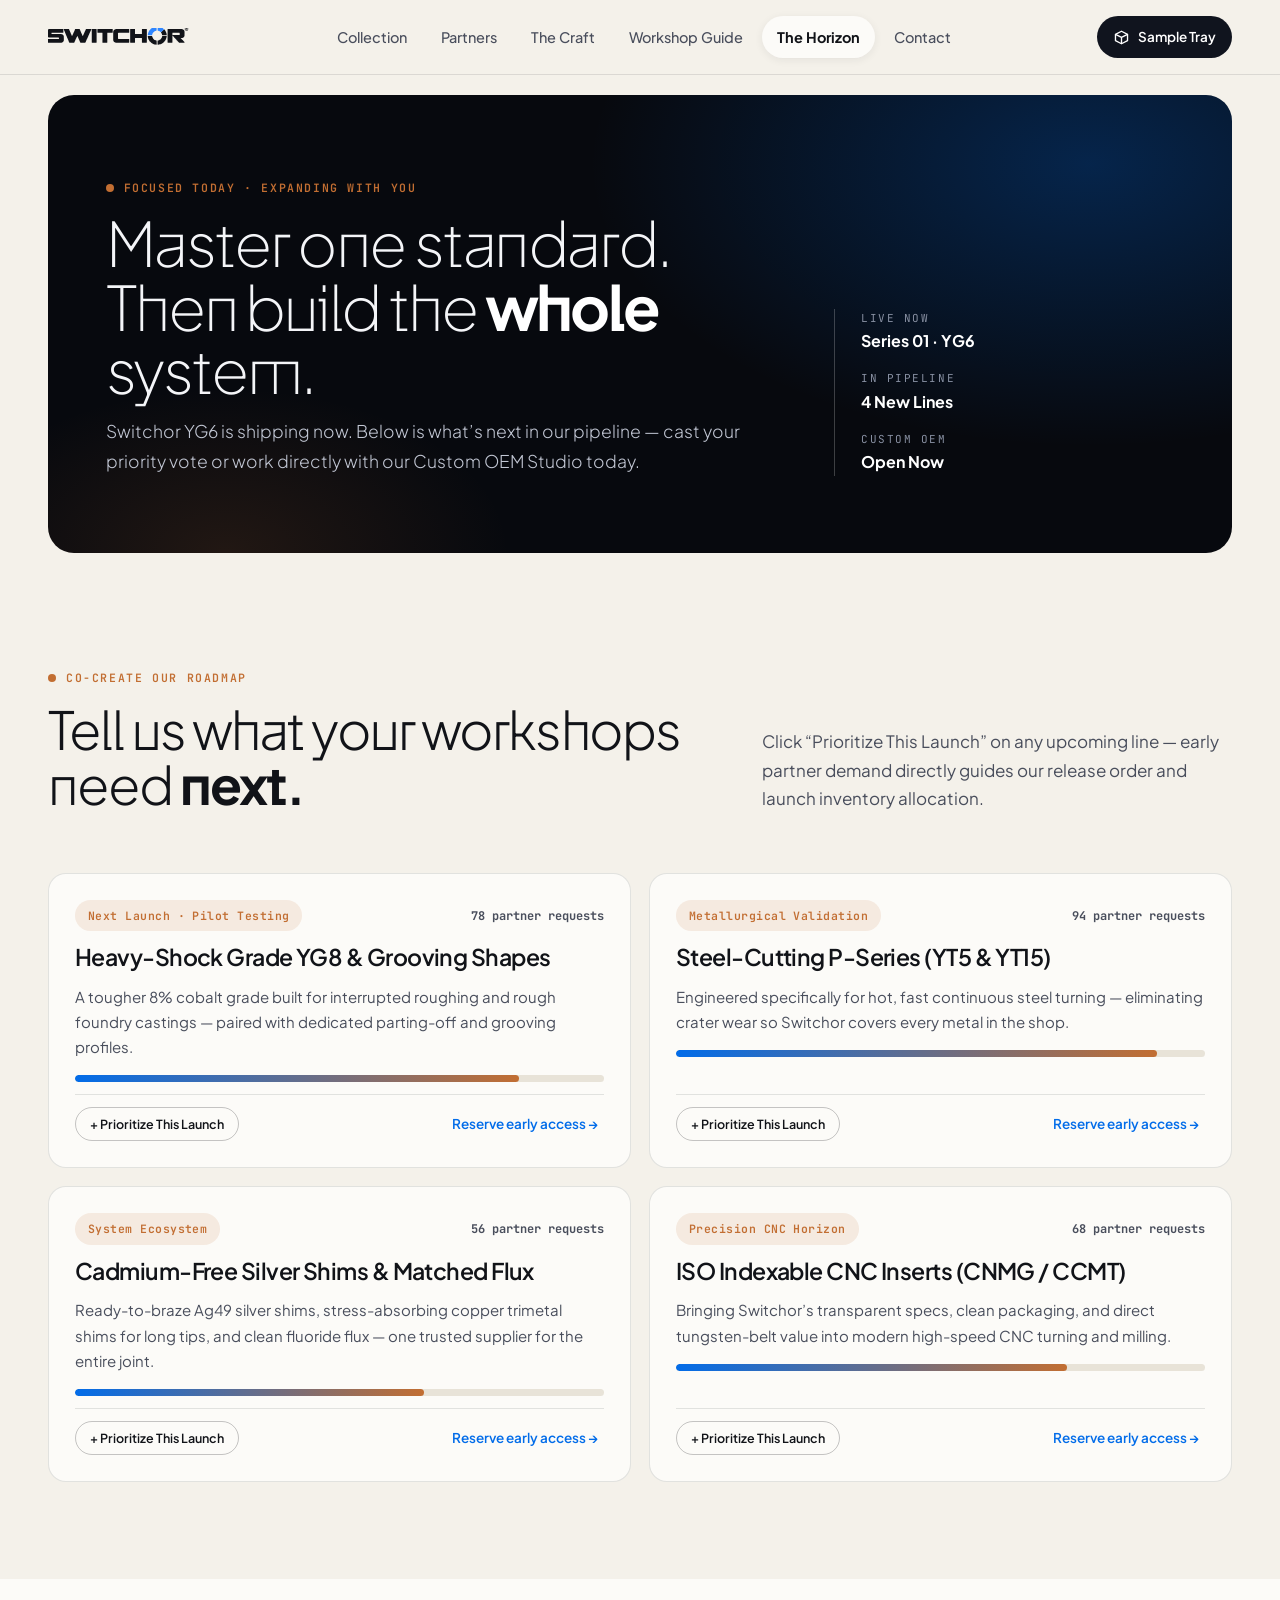
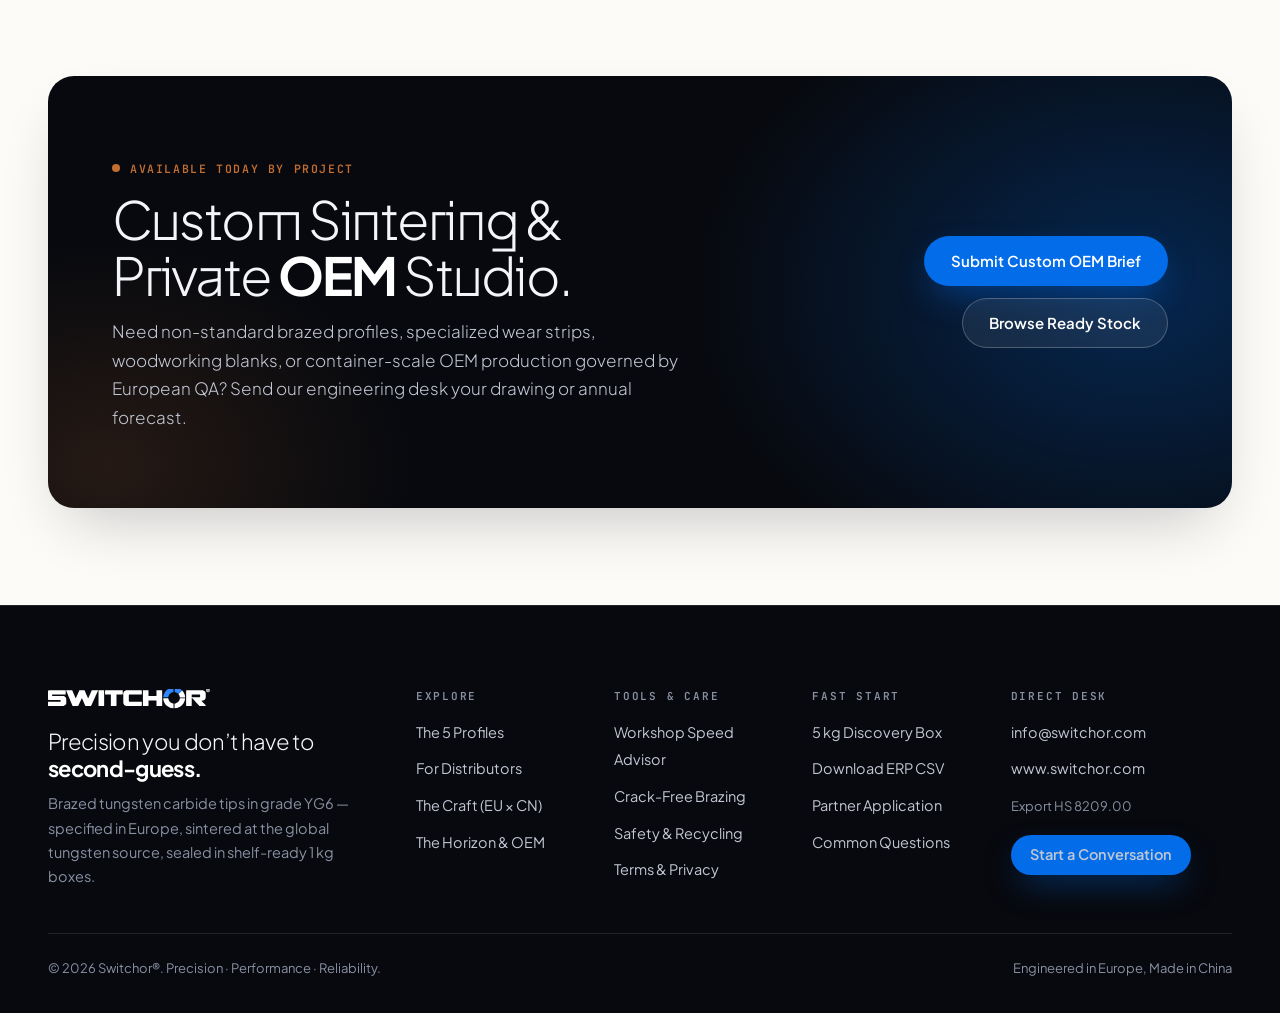
<file: roadmap.html>
<!doctype html>
<html lang="en-GB">
<head>
  <meta charset="utf-8">
  <meta name="viewport" content="width=device-width, initial-scale=1, viewport-fit=cover">
  <title>The Horizon & Custom OEM Sintering Studio | Switchor</title>
  <meta name="description" content="Vote on Switchor’s upcoming carbide lines (YG8, Steel P-Series, Cadmium-Free Brazing Shims, CNC Inserts) or submit a drawing to our Custom OEM Sintering Studio.">
  <meta name="theme-color" content="#F4F1EA">
  <link rel="icon" href="data:image/svg+xml,%3Csvg%20xmlns%3D%22http%3A//www.w3.org/2000/svg%22%20viewBox%3D%220%200%2024%2024%22%3E%3Cg%20fill%3D%22none%22%20stroke-width%3D%224.4%22%3E%3Cpath%20d%3D%22M12%202.6A9.4%209.4%200%200%201%2021.4%2012%22%20stroke%3D%22%232F86FF%22/%3E%3Cpath%20d%3D%22M21.4%2012A9.4%209.4%200%200%201%2012%2021.4M12%2021.4A9.4%209.4%200%200%201%202.6%2012M2.6%2012A9.4%209.4%200%200%201%2012%202.6%22%20stroke%3D%22%2314171F%22/%3E%3C/g%3E%3Cpath%20d%3D%22M12%200v5M24%2012h-5M12%2024v-5M0%2012h5%22%20stroke%3D%22%23fff%22%20stroke-width%3D%221.6%22/%3E%3C/svg%3E">
  <link rel="preconnect" href="https://fonts.googleapis.com">
  <link rel="preconnect" href="https://fonts.gstatic.com" crossorigin>
  <link rel="stylesheet" href="https://fonts.googleapis.com/css2?family=JetBrains+Mono:wght@400;500;600;700&family=Plus+Jakarta+Sans:wght@200;300;400;500;600;700;800&display=swap">
  <link rel="stylesheet" href="css/editorial.css">
  <link rel="stylesheet" href="css/interactive.css">
</head>
<body>

<svg width="0" height="0" style="position:absolute" aria-hidden="true" focusable="false">
  <defs>
    <symbol id="sw-logo" viewBox="9.7 10.7 960.3 125.2"><path fill="currentColor" fill-rule="evenodd" d="M750.8 134.8C750.2 134.7 749.2 134.5 748.6 134.3C747.9 134.1 746.6 133.9 745.5 133.8C744.4 133.7 742.9 133.4 742.1 133.2C741.4 132.9 740.1 132.6 739.4 132.4C737.4 132.0 733.7 130.6 731.0 129.3C730.5 129.0 729.3 128.5 728.5 128.0C724.6 126.2 720.2 123.5 717.7 121.5C713.6 118.2 712.3 116.9 709.1 113.4C707.6 111.8 707.0 111.0 705.2 108.6C704.7 108.0 704.1 107.2 703.8 106.8C701.3 103.3 699.3 99.3 697.4 93.8C696.3 90.5 695.8 88.4 695.4 86.1C695.2 85.3 695.0 84.1 694.8 83.5C694.6 82.9 694.4 81.5 694.2 80.4L694.0 78.5L694.1 77.9C694.3 77.0 694.5 76.8 694.9 76.6L695.4 76.3L709.3 76.3L723.2 76.2L723.6 76.4C724.2 76.8 724.6 78.0 725.7 82.5C727.4 89.5 731.8 95.8 738.0 100.1C738.9 100.8 740.9 101.9 743.0 103.0C745.0 104.0 749.8 105.4 752.2 105.7C753.4 105.8 753.9 106.1 754.2 106.9L754.4 107.4L754.6 119.7C754.7 133.7 754.7 133.2 754.4 133.8C754.1 134.7 752.9 135.1 750.8 134.8ZM762.3 134.8C761.4 134.6 760.8 134.2 760.6 133.7L760.4 133.2L760.5 122.2C760.5 116.2 760.5 110.4 760.5 109.5L760.5 107.7L760.9 107.1C761.4 106.3 762.1 106.0 763.6 105.8C764.9 105.7 768.1 104.8 769.1 104.3C769.4 104.1 770.3 103.8 771.1 103.6C771.8 103.3 772.9 102.8 773.4 102.5C773.9 102.2 774.7 101.7 775.2 101.5C777.1 100.5 781.6 96.9 783.1 95.1C783.6 94.4 784.5 93.4 785.0 92.8C786.4 91.2 788.1 88.5 788.5 87.4C788.7 86.8 789.1 85.9 789.4 85.3C789.7 84.7 790.0 83.9 790.0 83.5C790.1 83.2 790.3 82.1 790.5 81.1C790.8 80.2 791.0 79.0 791.0 78.6C791.2 77.7 791.6 76.9 792.3 76.5L792.9 76.2L805.9 76.1C813.0 76.0 819.3 75.9 819.9 75.9L821.0 75.9L821.4 76.2C821.7 76.4 822.0 76.8 822.1 77.0L822.3 77.4L822.2 78.9C822.2 79.8 822.0 81.2 821.7 82.3C821.4 83.3 821.0 85.1 820.7 86.2C820.1 88.7 820.0 89.1 818.8 92.5C817.1 97.3 815.1 101.5 813.8 103.5C813.4 104.0 812.6 105.2 812.0 106.1C811.3 107.1 810.1 108.7 809.3 109.6C808.5 110.6 807.7 111.6 807.4 112.0C805.6 114.6 799.7 120.2 795.7 122.8C795.1 123.2 793.8 124.1 792.9 124.7C791.4 125.7 790.5 126.3 788.2 127.5C783.5 130.0 779.8 131.5 776.5 132.2C775.3 132.5 773.8 132.8 773.0 133.1C772.3 133.3 770.8 133.6 769.7 133.7C768.6 133.8 767.4 134.0 767.0 134.2C765.7 134.6 763.2 135.0 762.3 134.8ZM389.3 120.6C388.4 120.5 387.7 120.0 387.5 119.3L387.4 118.7L387.5 103.0C387.5 94.3 387.5 79.9 387.5 71.0L387.5 54.8L387.3 54.4C387.2 54.3 386.9 54.0 386.7 53.9L386.3 53.6L370.7 53.6L355.1 53.6L354.6 53.4C354.2 53.2 353.9 52.9 353.7 52.5L353.4 52.0L353.5 41.1L353.5 30.3L353.7 29.8C353.8 29.5 354.1 29.1 354.3 28.9L354.8 28.6L405.2 28.6L455.7 28.6L456.1 28.9C456.3 29.0 456.6 29.4 456.7 29.7L457.0 30.2L457.0 41.0L457.0 51.9L456.8 52.4C456.7 52.7 456.3 53.1 456.1 53.2L455.5 53.5L452.6 53.5C451.0 53.4 449.3 53.4 448.9 53.4C448.4 53.4 442.1 53.5 434.9 53.5C427.6 53.6 421.5 53.7 421.3 53.7C421.1 53.8 420.8 54.0 420.7 54.2L420.4 54.7L420.4 86.9L420.4 119.2L420.1 119.7C419.9 119.9 419.5 120.3 419.2 120.4L418.6 120.6L404.3 120.7C396.5 120.7 389.7 120.7 389.3 120.6ZM521.6 120.6L477.2 120.5L475.9 120.2C475.2 120.1 474.1 119.7 473.4 119.4C472.7 119.1 471.9 118.7 471.6 118.6C471.0 118.4 468.9 117.2 467.5 116.1C466.2 115.1 464.1 112.7 463.1 111.1C462.1 109.3 462.0 109.0 461.0 105.5L460.3 102.8L460.3 75.2L460.3 47.5L460.5 46.0C461.1 42.6 461.9 40.5 463.5 38.2L464.6 36.5L466.0 35.2C467.9 33.4 469.1 32.5 471.1 31.4L472.8 30.4L474.4 29.9C475.3 29.7 476.8 29.3 477.7 29.1L479.3 28.6L523.2 28.6L567.0 28.6L567.5 28.8C567.9 28.9 568.5 29.6 568.7 30.0C568.8 30.2 568.8 35.2 568.8 41.1L568.8 51.9L568.5 52.4C568.4 52.7 568.0 53.0 567.7 53.2L567.2 53.5L532.2 53.6L497.2 53.6L496.5 53.8C494.9 54.2 493.2 55.7 492.7 57.1L492.5 57.7L492.6 64.0C492.7 67.4 492.8 75.1 492.8 81.1L492.7 92.1L493.0 92.6C493.5 93.6 494.8 95.0 495.5 95.3L496.2 95.6L531.5 95.6L566.9 95.6L567.5 95.8C567.9 96.0 568.3 96.2 568.5 96.5L568.8 96.9L568.8 108.2L568.8 119.4L568.6 119.8C568.3 120.3 567.6 120.6 566.6 120.6C566.3 120.7 546.1 120.7 521.6 120.6ZM11.4 120.3C11.2 120.1 10.9 119.7 10.8 119.4C10.8 119.1 10.7 113.9 10.8 107.8L10.9 96.6L11.3 96.2L11.8 95.7L51.6 95.7L91.4 95.6L92.1 95.3C92.5 95.1 93.0 94.7 93.3 94.3L93.7 93.7L93.8 91.5L93.8 89.3L93.5 88.5C93.1 87.7 92.4 87.1 91.4 86.6L90.8 86.3L67.8 86.3C55.2 86.4 40.9 86.4 36.1 86.4L27.4 86.4L24.5 85.5L21.5 84.6L20.1 83.7C18.2 82.6 15.8 80.6 14.5 79.1L13.4 77.9L12.4 75.8C11.9 74.6 11.3 73.1 11.1 72.2L10.7 70.7L10.7 57.7L10.8 44.7L11.1 43.4C12.2 39.0 15.1 34.8 18.3 32.7C21.5 30.6 23.1 29.9 26.7 29.0L28.4 28.6L75.0 28.6L121.7 28.6L122.2 29.1C122.4 29.3 122.7 29.9 122.8 30.2C122.9 30.6 122.9 35.6 122.9 41.3L122.9 51.7L122.6 52.4L122.3 53.1L121.8 53.4L121.2 53.7L83.5 53.6L45.7 53.5L45.0 53.8C44.0 54.1 43.4 54.6 43.1 55.4L42.8 56.0L42.8 57.7L42.8 59.4L43.1 60.0C43.5 60.8 44.2 61.5 45.0 62.0L45.6 62.3L77.3 62.3L109.0 62.4L110.7 62.9C111.6 63.2 113.0 63.6 113.8 63.9L115.2 64.3L117.1 65.4C119.4 66.8 121.1 68.4 122.9 70.7L124.2 72.4L124.8 73.8C126.1 76.8 126.3 78.5 126.3 93.3L126.3 104.1L126.0 106.0L125.8 107.9L124.8 109.7C123.0 113.3 121.6 114.9 117.9 117.3C115.4 119.0 113.0 120.0 110.2 120.4L108.5 120.6L60.2 120.6L11.8 120.6L11.4 120.3ZM163.5 120.3C162.7 119.9 162.5 119.7 162.0 118.1C161.7 117.3 161.2 116.1 160.9 115.5C160.6 114.8 160.1 113.6 159.9 112.8C159.6 112.0 159.2 110.9 158.9 110.3C158.6 109.7 158.2 108.9 158.1 108.5C157.9 107.9 157.2 106.3 155.1 101.5C153.9 98.8 152.5 95.4 150.8 91.0C150.4 90.1 149.9 88.9 149.6 88.3C149.3 87.7 148.9 86.5 148.6 85.6C148.2 84.7 147.8 83.7 147.7 83.4C147.5 83.0 147.1 82.1 146.9 81.4C146.6 80.6 146.2 79.6 145.9 79.0C145.6 78.4 145.2 77.3 145.0 76.7C144.8 76.1 144.3 74.8 143.8 73.9C143.4 73.0 142.9 71.8 142.7 71.4C142.5 70.9 142.2 70.3 142.0 70.0C141.8 69.6 141.4 68.7 141.1 68.0C140.8 67.2 140.4 66.1 140.1 65.6C139.9 65.1 139.4 64.0 139.1 63.2C138.8 62.4 138.4 61.4 138.2 61.0C138.0 60.7 137.6 59.7 137.4 59.0C137.1 58.2 136.7 57.2 136.5 56.7C136.1 55.9 135.4 54.1 133.8 49.9C133.5 49.0 132.9 47.7 132.6 47.2C132.3 46.6 131.9 45.6 131.7 44.9C131.4 44.2 131.0 43.1 130.6 42.4C130.3 41.6 129.8 40.6 129.6 40.0C129.4 39.4 129.0 38.5 128.8 38.0C128.5 37.5 128.2 36.5 128.0 35.9C127.8 35.2 127.2 34.0 126.8 33.0L125.9 31.4L125.8 30.4L125.7 29.5L126.1 29.1L126.5 28.6L143.3 28.6L160.1 28.6L160.5 28.8C161.2 29.2 161.6 29.7 162.1 30.9C162.3 31.5 162.7 32.4 163.0 32.9C163.2 33.4 163.7 34.4 163.9 35.1C164.2 35.9 164.6 36.9 164.8 37.4C165.1 37.9 165.4 38.8 165.6 39.4C165.8 40.0 166.4 41.3 166.8 42.1C167.2 43.0 167.6 43.9 167.7 44.1C167.8 44.4 168.1 45.2 168.5 46.0C168.9 46.7 169.4 47.9 169.7 48.6C169.9 49.2 170.3 50.2 170.6 50.7C170.9 51.3 171.2 52.1 171.4 52.6C171.5 53.1 171.9 54.0 172.2 54.6C172.5 55.2 172.9 56.3 173.2 57.1C173.5 57.9 173.8 58.9 174.0 59.3C174.3 59.7 174.7 60.8 175.1 61.8C175.5 62.7 176.0 63.8 176.2 64.2C176.4 64.6 176.8 65.4 177.0 66.1C177.3 66.8 177.7 67.9 178.1 68.5C178.4 69.2 178.8 70.2 179.0 70.8C179.6 72.4 180.4 74.3 180.8 74.9L181.1 75.5L181.5 75.5C182.0 75.5 182.6 74.9 182.9 74.0C183.3 72.7 184.8 69.2 185.1 68.7C185.3 68.4 185.8 67.4 186.2 66.4C186.6 65.4 187.1 64.3 187.3 64.0C187.5 63.6 187.9 62.8 188.1 62.2C188.4 61.5 188.9 60.5 189.1 59.9C189.4 59.3 189.8 58.5 190.0 58.0C190.2 57.5 190.6 56.6 190.9 56.0C191.2 55.4 191.7 54.4 191.9 53.7C192.1 53.1 192.6 52.1 192.9 51.6C193.2 51.1 193.7 50.0 194.0 49.2C194.2 48.4 194.7 47.4 194.9 47.1C195.1 46.7 195.5 45.9 195.8 45.2C196.1 44.4 196.6 43.3 197.0 42.6C197.3 41.9 197.8 40.8 198.0 40.2C198.6 38.7 200.2 34.9 200.5 34.3C200.7 34.0 201.1 33.1 201.4 32.2C202.2 30.4 203.0 29.2 203.6 28.9L204.2 28.6L218.3 28.6L232.3 28.6L232.9 28.9L233.4 29.2L234.0 30.4C234.3 31.0 234.9 32.3 235.3 33.1C235.7 34.0 236.3 35.3 236.6 36.0C237.0 36.8 237.5 38.0 237.8 38.7C238.0 39.4 238.8 41.2 239.4 42.7C240.0 44.2 240.8 46.2 241.2 47.2C241.6 48.2 242.1 49.4 242.3 49.8C242.5 50.2 242.8 51.1 243.1 51.7C243.3 52.3 243.8 53.3 244.1 54.0C244.5 54.6 244.9 55.5 245.1 56.0C245.3 56.5 245.7 57.5 246.1 58.2C246.4 58.9 246.8 59.7 246.9 60.0C246.9 60.2 247.4 61.2 247.8 62.1C249.0 64.7 249.7 66.5 250.5 68.5C250.9 69.5 251.5 70.8 251.8 71.3C252.1 71.8 252.5 72.8 252.7 73.5C253.2 74.9 253.7 75.6 254.3 75.6C254.7 75.6 255.4 74.9 255.6 74.3C255.7 74.1 255.9 73.5 256.0 73.1C256.2 72.7 256.6 71.8 257.0 71.2C257.4 70.6 257.9 69.6 258.0 69.0C258.2 68.5 258.6 67.5 258.9 66.9C259.2 66.2 259.6 65.1 259.9 64.4C260.1 63.8 260.6 62.8 260.9 62.2C261.2 61.7 261.5 60.8 261.7 60.3C262.0 59.5 262.6 58.0 265.0 53.2C266.4 50.1 266.8 49.2 267.5 47.4C268.2 45.8 269.3 43.2 271.9 37.8C272.2 37.1 272.7 35.9 273.0 35.1C273.3 34.3 273.7 33.2 274.0 32.6C274.4 32.0 274.8 31.0 275.1 30.4L275.6 29.3L276.3 29.0L277.1 28.6L294.3 28.6L311.6 28.6L312.0 29.0L312.5 29.4L312.5 30.1C312.5 30.4 312.3 31.1 312.1 31.5C311.9 31.9 311.5 32.5 311.3 32.9C310.8 33.9 309.3 37.1 309.2 37.6C309.1 37.9 308.7 38.8 308.2 39.7C307.7 40.6 307.2 41.8 307.0 42.3C306.9 42.8 306.6 43.6 306.3 44.0C306.1 44.5 305.6 45.5 305.3 46.4C304.1 49.3 303.4 50.7 302.5 52.5C300.7 56.3 298.4 61.2 297.9 62.5C297.7 63.2 297.2 64.4 296.8 65.1C296.5 65.8 296.0 66.8 295.9 67.3C295.6 68.2 294.9 69.5 293.3 72.8C292.8 73.7 292.3 74.9 292.1 75.4C291.9 75.9 291.6 76.7 291.3 77.2C291.0 77.7 290.6 78.6 290.4 79.2C290.1 79.8 289.7 80.9 289.3 81.6C289.0 82.3 288.6 83.1 288.5 83.3C288.5 83.5 288.1 84.5 287.6 85.4C287.2 86.3 286.7 87.3 286.6 87.7C286.5 88.1 286.0 89.1 285.6 90.0C285.2 90.8 284.3 92.6 283.8 93.8C283.2 95.0 282.4 96.9 281.9 97.9C281.4 98.9 281.0 99.8 281.0 99.9C281.0 99.9 280.6 100.7 280.2 101.5C279.4 103.1 278.6 104.9 277.5 107.8C277.1 108.7 276.6 109.9 276.3 110.4C276.0 110.9 275.5 112.0 275.2 112.8C274.1 115.7 272.4 119.2 271.9 119.8C271.6 120.1 271.1 120.4 270.8 120.5L270.2 120.6L254.3 120.6L238.4 120.5L238.0 120.0C237.7 119.7 237.3 119.1 237.1 118.5C237.0 118.0 236.7 117.3 236.5 117.1C236.4 116.8 236.0 115.9 235.7 115.0C235.4 114.1 234.8 112.9 234.5 112.4C234.2 111.8 233.8 110.9 233.6 110.3C233.3 109.7 233.0 108.8 232.7 108.3C232.5 107.8 232.0 106.7 231.7 105.8C231.4 105.0 230.9 103.9 230.7 103.6C230.5 103.2 230.1 102.3 229.8 101.5C229.5 100.8 229.0 99.8 228.8 99.3C228.5 98.9 228.1 97.9 227.9 97.3C227.6 96.6 227.2 95.6 226.9 95.1C226.6 94.5 226.2 93.5 226.0 92.8C225.8 92.1 225.3 91.0 224.9 90.4C224.6 89.8 224.1 88.8 223.9 88.2C223.7 87.6 223.3 86.6 223.1 86.2C222.8 85.7 222.4 84.8 222.2 84.3C222.0 83.7 221.6 82.8 221.4 82.3C220.8 81.2 219.6 78.3 219.0 76.8C218.6 75.6 218.2 75.1 217.7 75.1C217.1 75.1 216.7 75.8 214.9 80.2C214.7 80.7 214.3 81.6 214.0 82.2C213.6 82.8 213.1 83.9 212.9 84.5C212.7 85.1 212.3 86.0 212.0 86.5C211.7 87.0 211.3 87.9 211.0 88.5C210.8 89.2 210.4 90.1 210.1 90.5C209.9 91.0 209.3 92.1 209.0 93.0C207.8 95.9 206.9 97.7 205.2 101.2C204.3 103.1 203.3 105.1 203.1 105.7C202.9 106.2 202.5 107.1 202.2 107.7C201.9 108.4 201.6 109.1 201.5 109.3C201.5 109.5 201.1 110.3 200.8 111.0C200.4 111.8 199.8 113.0 199.5 113.9C197.0 119.6 196.8 119.9 195.7 120.4L195.1 120.6L179.7 120.6L164.2 120.6L163.5 120.3ZM316.5 120.4C316.2 120.4 315.8 120.1 315.6 119.9L315.2 119.4L315.2 74.8L315.2 30.2L315.5 29.7C315.7 29.4 316.0 29.0 316.2 28.8L316.7 28.5L331.6 28.6L346.5 28.6L346.9 28.9C347.2 29.0 347.5 29.4 347.7 29.7L348.0 30.2L348.1 74.7L348.1 119.1L347.9 119.6C347.7 119.9 347.4 120.2 347.1 120.3L346.5 120.6L331.8 120.6C323.7 120.6 316.8 120.5 316.5 120.4ZM576.3 120.4C576.0 120.3 575.6 120.0 575.4 119.8L575.1 119.3L575.1 74.7L575.1 30.0L575.3 29.5C575.5 29.2 575.8 28.9 576.1 28.8L576.5 28.6L591.6 28.6L606.7 28.5L607.2 28.9C607.6 29.1 607.8 29.5 607.9 29.8C608.0 30.1 608.0 37.3 607.9 45.9L607.8 61.4L608.1 61.8C608.3 62.0 608.7 62.3 609.0 62.4L609.5 62.6L631.5 62.5L653.4 62.5L653.8 62.3C654.0 62.2 654.2 61.9 654.4 61.6L654.7 61.1L654.6 45.7L654.6 30.4L654.9 29.8C655.1 29.5 655.4 29.1 655.6 28.9L656.1 28.6L671.3 28.6L686.6 28.6L687.0 28.9C687.3 29.0 687.6 29.3 687.7 29.6L688.0 30.0L688.0 74.5L688.0 119.1L687.7 119.5C687.6 119.7 687.2 120.1 687.0 120.2L686.6 120.5L671.4 120.6L656.3 120.6L655.7 120.4C655.4 120.2 655.0 119.9 654.9 119.6L654.6 119.1L654.6 104.2L654.6 89.3L654.4 89.0C654.3 88.8 654.1 88.6 653.9 88.5L653.6 88.3L631.7 88.3L609.9 88.3L609.2 88.5C608.9 88.6 608.5 88.8 608.3 89.0L608.1 89.3L608.0 104.4L607.9 119.5L607.7 119.8C607.5 120.0 607.2 120.3 606.9 120.4L606.5 120.6L591.7 120.6L576.9 120.6L576.3 120.4ZM829.3 120.3C829.0 120.2 828.6 119.9 828.5 119.6L828.3 119.2L828.3 74.6L828.4 30.0L828.7 29.5C828.9 29.3 829.3 28.9 829.5 28.8L829.9 28.6L876.8 28.6L923.7 28.6L925.5 29.0C930.9 30.3 935.6 32.8 938.2 35.7C940.3 38.0 942.0 41.3 942.9 44.4L943.1 45.2L943.1 58.8C943.1 66.3 943.1 72.8 943.0 73.3C942.9 73.8 942.4 75.2 942.0 76.4L941.1 78.6L940.0 80.4C938.5 82.6 937.1 84.0 935.2 85.3C933.4 86.6 929.8 88.3 928.2 88.7C926.1 89.2 922.7 89.5 920.3 89.5L917.9 89.5L917.8 89.8C917.4 90.4 917.8 91.2 919.3 92.4C919.9 92.9 921.0 93.9 921.7 94.7C922.4 95.5 924.1 97.3 925.4 98.6C926.7 99.9 928.8 102.1 930.0 103.4C931.2 104.7 934.5 108.2 937.4 111.1C940.2 114.1 942.7 116.8 942.9 117.2L943.3 117.9L943.2 118.6C943.1 119.5 942.7 120.2 941.9 120.4L941.2 120.6L923.9 120.6L906.6 120.6L906.1 120.4C905.9 120.2 904.7 119.1 903.4 117.8C898.7 112.6 896.7 110.5 895.5 109.4C894.9 108.7 893.6 107.4 892.7 106.4C891.8 105.4 890.6 104.1 890.0 103.5C889.5 102.9 888.7 102.0 888.3 101.5C887.9 101.1 886.2 99.2 884.6 97.5C882.9 95.7 880.9 93.6 880.1 92.7C879.4 91.9 877.7 90.1 876.5 88.8C869.7 81.6 866.0 77.6 864.8 76.1C864.2 75.4 863.4 74.4 862.9 73.9L862.1 73.1L861.7 73.2L861.2 73.2L861.0 73.7L860.8 74.2L860.9 75.4L861.1 76.7L861.1 98.0L861.0 119.2L860.8 119.6C860.7 119.8 860.4 120.1 860.1 120.3L859.5 120.6L844.7 120.6L829.9 120.6L829.3 120.3ZM816.2 70.8C815.1 70.7 809.4 70.6 803.5 70.6L792.9 70.5L792.4 70.3C792.1 70.2 791.8 69.8 791.6 69.6L791.3 69.2L791.0 67.7C790.7 65.3 789.8 62.2 789.2 60.8C788.9 60.1 788.4 59.1 788.2 58.5C787.8 57.5 786.1 54.7 784.8 53.1C783.9 52.0 783.5 51.1 783.5 50.5L783.5 50.0L784.0 49.6C784.2 49.3 784.6 49.1 784.6 49.1C784.7 49.1 785.6 48.4 786.5 47.5C787.4 46.6 788.5 45.6 788.9 45.3C790.6 43.8 798.3 36.6 799.7 35.0C800.2 34.5 801.1 33.6 801.7 33.1C802.3 32.6 803.0 31.9 803.2 31.6C803.4 31.2 803.8 30.9 804.1 30.8L804.5 30.6L805.2 30.9L805.9 31.1L806.8 32.1C808.8 34.3 811.9 38.3 812.8 40.0C813.0 40.4 813.4 41.1 813.8 41.5C814.1 42.0 814.7 43.1 815.2 44.0C815.7 45.0 816.2 45.9 816.3 46.2C816.9 47.2 818.2 50.3 818.7 51.8C819.0 52.7 819.4 53.8 819.7 54.3C820.1 55.3 820.3 56.2 821.5 61.5C822.8 67.8 822.8 69.9 821.3 70.7L820.7 71.0L819.5 70.9C818.8 70.9 817.3 70.8 816.2 70.8ZM886.0 69.5L906.9 69.5L907.6 69.2L908.3 68.9L909.1 68.0C909.5 67.6 910.0 66.9 910.2 66.6L910.5 66.0L910.5 61.5C910.5 58.8 910.4 56.8 910.3 56.4C910.1 55.7 909.0 54.5 908.1 53.9L907.6 53.6L885.0 53.6L862.4 53.6L862.0 53.9C861.7 54.0 861.4 54.4 861.3 54.7L861.0 55.2L861.1 56.4C861.1 57.0 861.2 57.7 861.2 57.9C861.2 58.1 861.1 60.5 861.0 63.3L860.9 68.4L861.3 68.8C861.5 69.1 862.0 69.4 862.4 69.5L863.0 69.8L864.1 69.7C864.7 69.6 874.6 69.6 886.0 69.5ZM954.1 39.7C952.8 39.3 950.0 37.8 949.0 36.9C947.0 35.1 945.5 32.9 945.0 31.0L944.7 29.9L944.7 28.0C944.7 25.7 944.9 24.8 945.8 22.8L946.5 21.4L948.4 19.4L950.4 17.5L952.0 16.7C954.1 15.7 954.7 15.6 957.0 15.5L958.9 15.5L960.2 16.2C961.0 16.5 961.7 16.8 961.8 16.8C962.8 16.8 965.0 18.5 966.6 20.4L967.6 21.6L968.4 23.9L969.2 26.2L969.1 28.2L969.0 30.2L968.4 31.9C967.6 34.0 967.0 34.8 965.5 36.3L964.2 37.5L962.8 38.1C962.0 38.5 960.9 39.1 960.4 39.3L959.4 39.8L957.2 39.9L955.0 40.0L954.1 39.7ZM958.6 36.4C960.1 36.0 960.8 35.6 961.3 34.9C961.6 34.6 961.8 34.3 961.8 34.2C961.8 34.2 961.4 34.1 961.0 34.0C959.7 33.9 958.8 33.1 958.4 31.8C957.9 30.5 957.3 30.0 956.3 30.0C955.3 30.0 955.0 30.4 955.1 31.9C955.2 33.6 953.7 34.6 952.7 33.5C952.0 32.8 951.9 32.1 951.9 27.7L951.9 23.7L952.3 22.9C952.5 22.5 952.8 22.0 953.1 21.7L953.6 21.3L954.9 21.1C955.7 21.0 956.9 20.9 957.5 21.0L958.8 21.1L959.5 21.5C961.4 22.6 962.3 23.8 962.3 25.3C962.3 26.3 962.0 27.0 961.0 27.9C960.3 28.6 960.2 28.9 960.3 29.6C960.3 29.8 960.6 30.2 961.0 30.5C961.8 31.4 962.0 31.9 962.0 33.1L962.0 34.1L962.2 34.1C963.1 34.1 964.3 33.0 965.1 31.3L965.7 30.1L965.7 28.5C966.0 24.6 964.6 22.0 961.6 20.1C960.0 19.1 959.3 18.9 956.9 18.9C954.1 18.9 953.9 18.9 952.0 20.4C949.6 22.2 949.0 23.0 948.4 25.5C947.8 28.1 947.9 29.2 948.8 31.5L949.3 32.8L950.3 33.7C951.7 35.1 953.0 35.9 954.6 36.5C955.3 36.7 957.5 36.6 958.6 36.4ZM958.2 26.3C958.5 26.2 958.8 25.9 958.9 25.7L959.1 25.3L958.8 24.8L958.6 24.2L957.9 23.9C956.6 23.4 955.6 23.6 955.2 24.7C954.9 25.4 955.0 25.7 955.6 26.2L956.0 26.6L956.8 26.6C957.3 26.6 957.9 26.5 958.2 26.3Z"/><path style="fill:var(--logo-accent,#2F86FF)" fill-rule="evenodd" d="M696.8 70.1C695.8 69.9 695.2 69.5 694.9 68.9L694.6 68.4L694.7 66.1L694.8 63.9L695.1 62.6C695.3 61.9 695.7 60.3 696.0 59.0C696.3 57.6 696.9 55.8 697.3 54.9C697.6 53.9 698.1 52.7 698.2 52.0C698.5 50.4 698.7 49.9 700.7 46.0C702.5 42.6 703.7 40.4 704.6 39.4C704.8 39.1 705.3 38.4 705.6 37.8C706.0 37.2 706.8 36.0 707.4 35.3C708.0 34.5 709.0 33.3 709.5 32.6C711.2 30.3 716.8 25.4 720.8 22.6C723.8 20.6 725.2 19.7 726.1 19.2C726.6 19.0 727.5 18.4 728.1 18.0C729.6 17.1 730.3 16.7 732.0 16.3C732.8 16.1 734.2 15.6 735.3 15.1C736.3 14.7 737.8 14.2 738.5 14.0C739.1 13.9 740.7 13.4 742.0 13.0C744.4 12.3 745.4 12.1 749.3 11.8L751.9 11.6L752.7 11.9L753.5 12.3L753.7 12.8L753.9 13.4L754.0 25.9L754.0 38.4L753.7 38.9C753.1 39.6 752.5 39.9 750.8 40.2C749.9 40.3 748.5 40.7 747.6 41.0C746.8 41.3 745.5 41.8 744.9 41.9C743.6 42.3 742.0 43.1 741.2 43.7C740.9 43.9 740.2 44.3 739.7 44.7C739.1 45.0 738.1 45.7 737.6 46.2C737.0 46.6 735.9 47.5 735.2 48.0C730.8 51.4 727.8 55.7 725.4 62.1L724.8 63.7L724.5 65.7C724.4 66.8 724.2 67.9 724.2 68.2C724.0 68.9 723.4 69.6 722.4 69.9L721.5 70.2L709.5 70.2C702.9 70.2 697.2 70.2 696.8 70.1ZM782.0 49.1C781.6 48.9 781.0 48.4 780.5 48.0C777.3 45.3 772.7 42.7 769.8 42.0C769.4 41.8 768.4 41.5 767.6 41.1L766.2 40.5L764.6 40.2C762.8 39.9 762.2 39.6 761.7 38.8L761.4 38.2L761.3 36.2C761.3 35.1 761.2 29.5 761.2 23.8L761.2 13.4L761.4 12.9C761.9 11.8 763.4 11.5 767.1 11.8C771.1 12.1 771.9 12.2 774.5 13.0C775.8 13.4 777.3 13.8 777.9 13.9C779.2 14.2 780.4 14.6 781.3 15.1C781.8 15.3 783.1 15.8 784.2 16.2C785.4 16.6 786.5 17.1 786.8 17.3C787.1 17.4 788.2 18.0 789.2 18.6C792.9 20.6 795.8 22.6 799.7 25.9C802.1 27.9 803.4 29.3 803.5 29.8C803.6 30.1 803.6 30.5 803.5 30.9L803.3 31.5L798.7 36.0C796.2 38.4 794.0 40.6 793.6 40.9C793.3 41.1 792.4 42.0 791.5 42.8C790.6 43.7 789.2 45.0 788.4 45.7C787.5 46.4 786.5 47.4 786.0 47.9C784.6 49.4 783.1 49.8 782.0 49.1Z"/></symbol>
    <symbol id="ring" viewBox="0 0 24 24"><g fill="none" stroke-width="4.2"><path d="M12 2.6A9.4 9.4 0 0 1 21.4 12" stroke="#2F86FF"/><path d="M21.4 12A9.4 9.4 0 0 1 12 21.4M12 21.4A9.4 9.4 0 0 1 2.6 12M2.6 12A9.4 9.4 0 0 1 12 2.6" stroke="currentColor"/></g><g stroke="var(--ring-gap,#0A1128)" stroke-width="1.6"><path d="M12 0v5M24 12h-5M12 24v-5M0 12h5"/></g></symbol>
    <symbol id="ghs08" viewBox="0 0 100 100"><path d="M50 5 95 50 50 95 5 50Z" fill="#fff" stroke="#D0021B" stroke-width="7" stroke-linejoin="miter"/><circle cx="50" cy="31" r="8.5" fill="#000"/><path d="M29 73c0-15 8.5-29 21-29s21 14 21 29Z" fill="#000"/><path d="m50 49 2.3 6.6 6.3-3-3 6.3 6.6 2.3-6.6 2.3 3 6.3-6.3-3L50 75.4l-2.3-6.6-6.3 3 3-6.3-6.6-2.3 6.6-2.3-3-6.3 6.3 3Z" fill="#fff"/></symbol>
    <symbol id="knife" viewBox="0 0 100 26"><rect x="0" y="1" width="62" height="24" rx="6" fill="currentColor"/><rect x="9" y="8" width="24" height="10" rx="5" fill="var(--knife-hole,#fff)"/><rect x="39" y="8" width="15" height="3.2" rx="1.6" fill="var(--knife-hole,#fff)"/><rect x="39" y="14.8" width="15" height="3.2" rx="1.6" fill="var(--knife-hole,#fff)"/><path d="M62 4H99L90 22H62Z" fill="var(--knife-hole,#fff)" stroke="currentColor" stroke-width="3" stroke-linejoin="round"/><path d="M71 7 67 19M79 7 75 19M87 7 83 19" stroke="currentColor" stroke-width="2.6"/></symbol>

    <symbol id="i-search" viewBox="0 0 24 24"><g fill="none" stroke="currentColor" stroke-width="1.9" stroke-linecap="round"><circle cx="10.5" cy="10.5" r="6.5"/><path d="M15.5 15.5 21 21"/></g></symbol>
    <symbol id="i-sun" viewBox="0 0 24 24"><g fill="none" stroke="currentColor" stroke-width="1.9" stroke-linecap="round"><circle cx="12" cy="12" r="4"/><path d="M12 2v2.5M12 19.5V22M2 12h2.5M19.5 12H22M4.9 4.9l1.8 1.8M17.3 17.3l1.8 1.8M4.9 19.1l1.8-1.8M17.3 6.7l1.8-1.8"/></g></symbol>
    <symbol id="i-moon" viewBox="0 0 24 24"><path d="M20 14.6A8.2 8.2 0 0 1 9.4 4a8.2 8.2 0 1 0 10.6 10.6Z" fill="none" stroke="currentColor" stroke-width="1.9" stroke-linejoin="round"/></symbol>
    <symbol id="i-auto" viewBox="0 0 24 24"><circle cx="12" cy="12" r="8.2" fill="none" stroke="currentColor" stroke-width="1.9"/><path d="M12 3.8a8.2 8.2 0 0 1 0 16.4Z" fill="currentColor"/></symbol>
    <symbol id="i-box" viewBox="0 0 24 24"><g fill="none" stroke="currentColor" stroke-width="1.9" stroke-linejoin="round"><path d="M3.5 7.5 12 3.2l8.5 4.3v9L12 20.8l-8.5-4.3Z"/><path d="M3.5 7.5 12 11.8l8.5-4.3M12 11.8v9"/></g></symbol>
    <symbol id="i-menu" viewBox="0 0 24 24"><path d="M3.5 6.5h17M3.5 12h17M3.5 17.5h17" fill="none" stroke="currentColor" stroke-width="2" stroke-linecap="round"/></symbol>
    <symbol id="i-close" viewBox="0 0 24 24"><path d="M5.5 5.5l13 13M18.5 5.5l-13 13" fill="none" stroke="currentColor" stroke-width="2" stroke-linecap="round"/></symbol>
    <symbol id="i-check" viewBox="0 0 24 24"><path d="M4.5 12.5 9.8 17.5 19.5 6.5" fill="none" stroke="currentColor" stroke-width="2.4" stroke-linecap="round" stroke-linejoin="round"/></symbol>
    <symbol id="i-x" viewBox="0 0 24 24"><path d="M6.5 6.5l11 11M17.5 6.5l-11 11" fill="none" stroke="currentColor" stroke-width="2.2" stroke-linecap="round"/></symbol>
    <symbol id="i-warn" viewBox="0 0 24 24"><g fill="none" stroke="currentColor" stroke-width="2" stroke-linejoin="round" stroke-linecap="round"><path d="M12 3.2 1.8 20.5h20.4Z"/><path d="M12 9.5v5M12 17.3v.2"/></g></symbol>
    <symbol id="i-trash" viewBox="0 0 24 24"><g fill="none" stroke="currentColor" stroke-width="1.9" stroke-linecap="round" stroke-linejoin="round"><path d="M4 6.5h16M9.5 6.5V4h5v2.5M6 6.5l1 13.5h10l1-13.5M10 10.5v6M14 10.5v6"/></g></symbol>
    <symbol id="i-chev" viewBox="0 0 24 24"><path d="M9 5.5 15.5 12 9 18.5" fill="none" stroke="currentColor" stroke-width="2" stroke-linecap="round" stroke-linejoin="round"/></symbol>
    <symbol id="i-arrow" viewBox="0 0 24 24"><path d="M5 12h14M13 6l6 6-6 6" fill="none" stroke="currentColor" stroke-width="2" stroke-linecap="round" stroke-linejoin="round"/></symbol>
    <symbol id="i-pause" viewBox="0 0 24 24"><path d="M7 4.5h3.5v15H7zM13.5 4.5H17v15h-3.5z" fill="currentColor"/></symbol>
    <symbol id="i-play" viewBox="0 0 24 24"><path d="M7 4.2v15.6L19.5 12Z" fill="currentColor"/></symbol>
    <symbol id="i-mail" viewBox="0 0 24 24"><g fill="none" stroke="currentColor" stroke-width="1.9" stroke-linejoin="round"><rect x="3" y="5.5" width="18" height="13" rx="1.5"/><path d="m3.5 6.5 8.5 7 8.5-7"/></g></symbol>
    <symbol id="i-copy" viewBox="0 0 24 24"><g fill="none" stroke="currentColor" stroke-width="1.9" stroke-linejoin="round"><rect x="8.5" y="8.5" width="12" height="12" rx="1.5"/><path d="M15.5 8.5V5a1.5 1.5 0 0 0-1.5-1.5H5A1.5 1.5 0 0 0 3.5 5v9A1.5 1.5 0 0 0 5 15.5h3.5"/></g></symbol>
    <symbol id="i-download" viewBox="0 0 24 24"><g fill="none" stroke="currentColor" stroke-width="1.9" stroke-linecap="round" stroke-linejoin="round"><path d="M12 3.5v12M7.5 11.5 12 16l4.5-4.5M4 19.5h16"/></g></symbol>
    <symbol id="i-print" viewBox="0 0 24 24"><g fill="none" stroke="currentColor" stroke-width="1.8" stroke-linejoin="round"><path d="M6.5 8.5V3.5h11v5M6.5 17H4a1.5 1.5 0 0 1-1.5-1.5v-5A1.5 1.5 0 0 1 4 9h16a1.5 1.5 0 0 1 1.5 1.5v5A1.5 1.5 0 0 1 20 17h-2.5"/><rect x="6.5" y="13.5" width="11" height="7"/></g></symbol>
    <symbol id="i-scissors" viewBox="0 0 24 24"><g fill="none" stroke="currentColor" stroke-width="1.8" stroke-linecap="round"><circle cx="6" cy="6.5" r="2.8"/><circle cx="6" cy="17.5" r="2.8"/><path d="M8.3 8.2 20.5 18M8.3 15.8 20.5 6"/></g></symbol>
    <symbol id="i-shield" viewBox="0 0 24 24"><g fill="none" stroke="currentColor" stroke-width="1.8" stroke-linejoin="round" stroke-linecap="round"><path d="M12 3 19.5 6v5.6c0 4.6-3.2 7.8-7.5 9.4-4.3-1.6-7.5-4.8-7.5-9.4V6Z"/><path d="m8.6 12 2.4 2.4 4.6-4.8"/></g></symbol>
    <symbol id="i-globe" viewBox="0 0 24 24"><g fill="none" stroke="currentColor" stroke-width="1.8"><circle cx="12" cy="12" r="9"/><path d="M3.5 9h17M3.5 15h17M12 3c2.8 2.8 2.8 15.2 0 18M12 3c-2.8 2.8-2.8 15.2 0 18"/></g></symbol>
    <symbol id="i-trend" viewBox="0 0 24 24"><g fill="none" stroke="currentColor" stroke-width="1.9" stroke-linecap="round" stroke-linejoin="round"><path d="m3.5 17 5.5-5.5 4 4L20.5 8"/><path d="M15 8h5.5v5.5"/></g></symbol>
    <symbol id="i-truck" viewBox="0 0 24 24"><g fill="none" stroke="currentColor" stroke-width="1.8" stroke-linejoin="round"><path d="M2.5 6.5h12v10h-12zM14.5 9.5h4.2l2.8 3v4h-7"/><circle cx="6.5" cy="17.5" r="2"/><circle cx="18" cy="17.5" r="2"/></g></symbol>
    <symbol id="i-mask" viewBox="0 0 24 24"><g fill="none" stroke="currentColor" stroke-width="1.8" stroke-linejoin="round" stroke-linecap="round"><path d="M5 9.5c0-2.3 3.1-4.3 7-4.3s7 2 7 4.3v2.8c0 4.4-3.1 7.5-7 7.5s-7-3.1-7-7.5Z"/><path d="M9 12.5h6M9.5 15.5h5M5 10.5 2.5 9.5M19 10.5l2.5-1"/></g></symbol>
    <symbol id="i-glove" viewBox="0 0 24 24"><path d="M8 21.2v-6.4L5.6 11.6a1.6 1.6 0 0 1 2.5-2l1.4 1.6V4.6a1.5 1.5 0 0 1 3 0v5.6V3.6a1.5 1.5 0 0 1 3 0v6.6V5.4a1.5 1.5 0 0 1 3 0v9.4c0 3.6-2.2 6.4-5.6 6.4Z" fill="none" stroke="currentColor" stroke-width="1.7" stroke-linejoin="round"/></symbol>
    <symbol id="i-goggles" viewBox="0 0 24 24"><g fill="none" stroke="currentColor" stroke-width="1.8" stroke-linejoin="round"><path d="M2.8 10.2c0-1.4 1.1-2.4 2.5-2.4h13.4c1.4 0 2.5 1 2.5 2.4v3.1c0 1.5-1.1 2.6-2.5 2.6h-3.4l-1.9-2.1h-2.8l-1.9 2.1H5.3c-1.4 0-2.5-1.1-2.5-2.6Z"/><path d="M2.8 10.5H1.2M21.2 10.5h1.6"/></g></symbol>
    <symbol id="i-fan" viewBox="0 0 24 24"><g fill="none" stroke="currentColor" stroke-width="1.8" stroke-linecap="round"><path d="M3 8.5h11.2a2.8 2.8 0 1 0-2.8-2.8M3 12.5h15.4a2.8 2.8 0 1 1-2.8 2.8M3 16.5h7"/></g></symbol>
    <symbol id="i-scale" viewBox="0 0 24 24"><g fill="none" stroke="currentColor" stroke-width="1.8" stroke-linecap="round" stroke-linejoin="round"><path d="M12 4v16M7 20h10M4.5 7.5h15M4.5 7.5 2 13.5a3 3 0 0 0 5 0ZM19.5 7.5l-2.5 6a3 3 0 0 0 5 0Z"/></g></symbol>
    <symbol id="i-diamond" viewBox="0 0 24 24"><g fill="none" stroke="currentColor" stroke-width="1.8" stroke-linejoin="round"><path d="M6.5 4h11l3.5 5-9 11L3 9Z"/><path d="M3 9h18M9.5 4 12 20l2.5-16"/></g></symbol>
    <symbol id="i-ruler" viewBox="0 0 24 24"><g fill="none" stroke="currentColor" stroke-width="1.8" stroke-linejoin="round" stroke-linecap="round"><rect x="2.5" y="7.5" width="19" height="9" rx="1"/><path d="M6.5 7.5v3M10 7.5v4.5M13.5 7.5v3M17 7.5v4.5"/></g></symbol>
    <symbol id="i-barcode" viewBox="0 0 24 24"><path d="M3 5v14M6 5v14M8.5 5v14M12 5v14M14 5v14M17.5 5v14M21 5v14" fill="none" stroke="currentColor" stroke-width="1.8"/></symbol>
    <symbol id="i-flame" viewBox="0 0 24 24"><path d="M12 2.8c3.2 4 6.2 6.6 6.2 10.8a6.2 6.2 0 0 1-12.4 0c0-3.3 1.9-5 3-7.4 1 2 2 3 3.2 3.4.2-2.4-.1-4.4 0-6.8Z" fill="none" stroke="currentColor" stroke-width="1.8" stroke-linejoin="round"/></symbol>
    <symbol id="i-gauge" viewBox="0 0 24 24"><g fill="none" stroke="currentColor" stroke-width="1.8" stroke-linecap="round"><path d="M4 17.5a8 8 0 1 1 16 0"/><path d="M12 17.5l4.2-5.2M4 17.5h1.6M18.4 17.5H20M12 9.5v1.4"/></g></symbol>
    <symbol id="i-cube" viewBox="0 0 24 24"><g fill="none" stroke="currentColor" stroke-width="1.8" stroke-linejoin="round"><path d="m12 3 8 4.2v9.6L12 21l-8-4.2V7.2Z"/><path d="m4 7.2 8 4.3 8-4.3M12 11.5V21"/></g></symbol>
    <symbol id="i-label" viewBox="0 0 24 24"><g fill="none" stroke="currentColor" stroke-width="1.8" stroke-linejoin="round" stroke-linecap="round"><rect x="3.5" y="4.5" width="17" height="15" rx="1"/><path d="M3.5 9h17M7 13h5M7 16h8"/></g></symbol>
    <symbol id="i-flask" viewBox="0 0 24 24"><g fill="none" stroke="currentColor" stroke-width="1.8" stroke-linejoin="round" stroke-linecap="round"><path d="M9.5 3.5h5M10.5 3.5v6L5 19a1.3 1.3 0 0 0 1.1 2h11.8a1.3 1.3 0 0 0 1.1-2l-5.5-9.5v-6"/><path d="M7.6 15h8.8"/></g></symbol>
  </defs>
<symbol id="i-aed" viewBox="0 0 24 24" fill="none"><path d="M5.35 5.5C5.35 4.67 6.03 4 6.85 4H11.1C15.4 4 18.9 7.6 18.9 12C18.9 16.4 15.4 20 11.1 20H6.85C6.03 20 5.35 19.32 5.35 18.5Z" stroke="currentColor" stroke-width="2.1" stroke-linecap="round" stroke-linejoin="round"/><path d="M2.6 10.05H21.4M2.6 13.95H21.4" stroke="currentColor" stroke-width="2.1" stroke-linecap="round" stroke-linejoin="round"/></symbol></svg>
<a class="skip" href="#main">Skip to content</a>

<header class="hdr">
  <div class="hdr-in">
    <a class="brand" href="index.html" aria-label="Switchor Home">
      <svg class="logo" viewBox="9.7 10.7 960.3 125.2" aria-hidden="true"><use href="#sw-logo"/></svg>
    </a>
    <nav class="nav" aria-label="Primary">
      <a href="collection.html">Collection</a>
      <a href="partners.html">Partners</a>
      <a href="craft.html">The Craft</a>
      <a href="workshop.html">Workshop Guide</a>
      <a href="roadmap.html" aria-current="page">The Horizon</a>
      <a href="contact.html">Contact</a>
    </nav>
    <div class="hdr-right">
      <button class="tray-btn" type="button" id="trayBtn" aria-haspopup="dialog" aria-controls="trayDrawer">
        <svg aria-hidden="true"><use href="#i-box"/></svg>
        <span class="lbl-txt">Sample Tray</span>
        <b class="tray-badge" id="trayCount" hidden>0</b>
      </button>
      <button class="icon-pill menu-btn" type="button" id="menuBtn" aria-expanded="false" aria-controls="mnav" aria-label="Open menu">
        <svg aria-hidden="true"><use href="#i-menu"/></svg>
      </button>
    </div>
  </div>
</header>

<nav class="mnav" id="mnav" aria-label="Mobile menu" hidden>
  <a href="index.html">Home</a>
  <a href="collection.html">Collection</a>
  <a href="partners.html">Partners</a>
  <a href="craft.html">The Craft</a>
  <a href="workshop.html">Workshop Guide</a>
  <a href="roadmap.html" aria-current="page">The Horizon</a>
  <a href="contact.html">Contact</a>
  <div style="margin-top:24px;display:grid;gap:12px">
    <button type="button" class="btn btn-primary" data-kit="discovery">+ Add 5 kg Discovery Box</button>
    <a href="mailto:info@switchor.com" style="font-size:15px;border:0;padding:0;color:var(--blue)">info@switchor.com</a>
  </div>
</nav>

<main id="main">

  <section class="page-banner"><div class="wrap"><div class="page-banner-box">
    <div>
      <span class="kicker"><i></i>Focused Today · Expanding With You</span>
      <h1>Master one standard. Then build the <em>whole</em> system.</h1>
      <p>Switchor YG6 is shipping now. Below is what’s next in our pipeline — cast your priority vote or work directly with our Custom OEM Studio today.</p>
    </div>
    <div class="page-banner-meta">
      <div><span>Live Now</span><strong>Series 01 · YG6</strong></div>
      <div><span>In Pipeline</span><strong>4 New Lines</strong></div>
      <div><span>Custom OEM</span><strong>Open Now</strong></div>
    </div>
  </div></div></section>

  <section class="sec">
    <div class="wrap">
      <div class="sec-intro">
        <div><span class="kicker"><i></i>Co-Create Our Roadmap</span><h2>Tell us what your workshops need <em>next.</em></h2></div>
        <p>Click “Prioritize This Launch” on any upcoming line — early partner demand directly guides our release order and launch inventory allocation.</p>
      </div>
      <div class="vote-grid" id="voteGrid"></div>
    </div>
  </section>

  <section class="sec sec-cream">
    <div class="wrap">
      <div class="invite-box">
        <div>
          <span class="kicker"><i></i>Available Today by Project</span>
          <h2>Custom Sintering &amp; Private <em>OEM</em> Studio.</h2>
          <p>Need non-standard brazed profiles, specialized wear strips, woodworking blanks, or container-scale OEM production governed by European QA? Send our engineering desk your drawing or annual forecast.</p>
        </div>
        <div class="btn-row">
          <a class="btn btn-primary" href="contact.html?tab=oem#studio-forms">Submit Custom OEM Brief</a>
          <a class="btn btn-glass" href="collection.html">Browse Ready Stock</a>
        </div>
      </div>
    </div>
  </section>
</main>

<footer class="ftr">
  <div class="wrap">
    <div class="ftr-top">
      <div>
        <svg class="logo" viewBox="9.7 10.7 960.3 125.2" aria-label="Switchor" role="img"><use href="#sw-logo"/></svg>
        <div class="ftr-tag">Precision you don’t have to <strong>second-guess.</strong></div>
        <p>Brazed tungsten carbide tips in grade YG6 — specified in Europe, sintered at the global tungsten source, sealed in shelf-ready 1&nbsp;kg boxes.</p>
      </div>
      <div>
        <h4>Explore</h4>
        <ul>
          <li><a href="collection.html">The 5 Profiles</a></li>
          <li><a href="partners.html">For Distributors</a></li>
          <li><a href="craft.html">The Craft (EU × CN)</a></li>
          <li><a href="roadmap.html">The Horizon &amp; OEM</a></li>
        </ul>
      </div>
      <div>
        <h4>Tools &amp; Care</h4>
        <ul>
          <li><a href="workshop.html">Workshop Speed Advisor</a></li>
          <li><a href="workshop.html#brazing">Crack-Free Brazing</a></li>
          <li><a href="craft.html#safety">Safety &amp; Recycling</a></li>
          <li><a href="legal.html">Terms &amp; Privacy</a></li>
        </ul>
      </div>
      <div>
        <h4>Fast Start</h4>
        <ul>
          <li><a href="collection.html#discovery">5 kg Discovery Box</a></li>
          <li><a href="partners.html#erp-kit">Download ERP CSV</a></li>
          <li><a href="contact.html?tab=partner#studio-forms">Partner Application</a></li>
          <li><a href="contact.html#faq">Common Questions</a></li>
        </ul>
      </div>
      <div>
        <h4>Direct Desk</h4>
        <ul>
          <li><a href="mailto:info@switchor.com">info@switchor.com</a></li>
          <li><a href="https://www.switchor.com">www.switchor.com</a></li>
          <li><span style="font-size:13px;color:var(--on-dark-3)">Export HS 8209.00</span></li>
        </ul>
        <div style="margin-top:16px"><a class="btn btn-primary btn-sm" href="contact.html">Start a Conversation</a></div>
      </div>
    </div>
    <div class="ftr-bot">
      <span>© 2026 Switchor®. Precision · Performance · Reliability.</span>
      <span>Engineered in Europe, Made in China</span>
    </div>
  </div>
</footer>

<!-- Overlays: Sample & Order Tray + Crisp Vector 3D Modal + Toast -->
<div class="scrim" id="scrim" hidden></div>

<div class="drawer" id="trayDrawer" role="dialog" aria-modal="true" aria-labelledby="trayTitle" hidden>
  <div class="drawer-h">
    <h3 id="trayTitle" style="margin:0">Sample &amp; Order Tray</h3>
    <button class="icon-pill" type="button" id="trayClose" aria-label="Close tray"><svg aria-hidden="true"><use href="#i-close"/></svg></button>
  </div>
  <div class="drawer-b" id="trayBody"></div>
  <div class="drawer-f">
    <div style="display:flex;justify-content:space-between;align-items:center;font-size:14.5px">
      <span style="color:var(--ink-2)">Selected Weight</span>
      <strong class="mono" id="trayTotal">0 boxes · 0 kg net</strong>
    </div>
    <button type="button" class="btn btn-primary" id="trayGo">Continue to Quote Desk →</button>
    <button type="button" id="trayClear" hidden style="background:none;border:0;font-size:13px;color:var(--ink-3);justify-self:center">Clear tray</button>
  </div>
</div>

<div class="modal-3d" id="modal3d" role="dialog" aria-modal="true" aria-label="Interactive crisp vector 3D Switchor box" hidden>
  <div style="display:flex;justify-content:space-between;align-items:center;padding:16px 22px;border-bottom:1px solid var(--border)">
    <div><strong style="font-size:16px">Interactive Vector Packaging Inspector</strong><div style="font-size:12.5px;color:var(--ink-3)">True print typography, live Code 128 barcode &amp; EU GHS08 safety block</div></div>
    <button class="icon-pill" type="button" id="m3dClose" aria-label="Close 3D inspector"><svg aria-hidden="true"><use href="#i-close"/></svg></button>
  </div>
  <div style="padding:18px">
    <div class="stage-3d" id="m3dStage">
      <div class="stage-bar"><div class="stage-models"></div><button type="button" class="stage-reset">Reset angle</button></div>
      <div class="box-shadow"></div>
      <div class="box3d" id="m3dBox"></div>
      <p class="stage-hint">Drag to rotate 360° · Switch models above</p>
    </div>
  </div>
</div>

<div class="toast" id="toast" role="status" aria-live="polite">
  <span id="toastMsg"></span>
  <button type="button" id="toastAct" hidden></button>
</div>

<script src="js/editorial-data.js" defer></script>
<script src="js/editorial-app.js" defer></script>
</body>
</html>
</file>
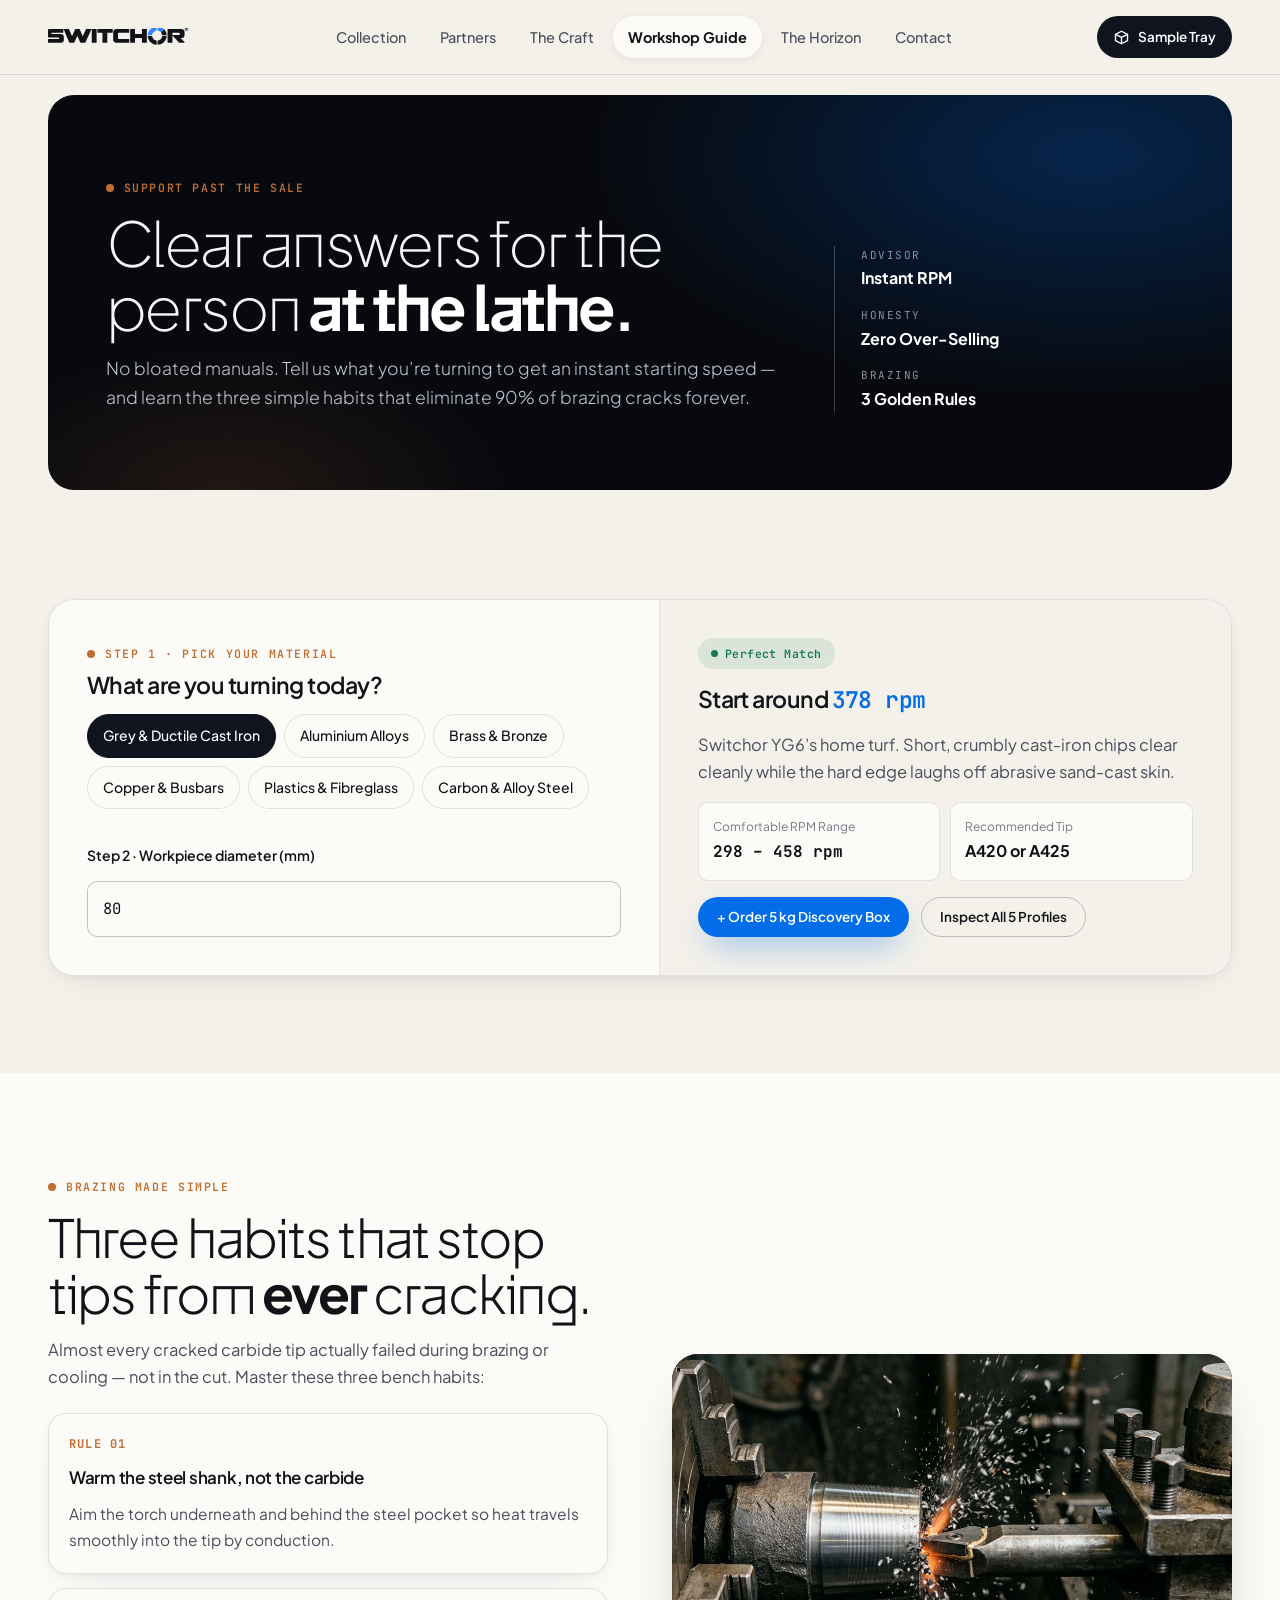
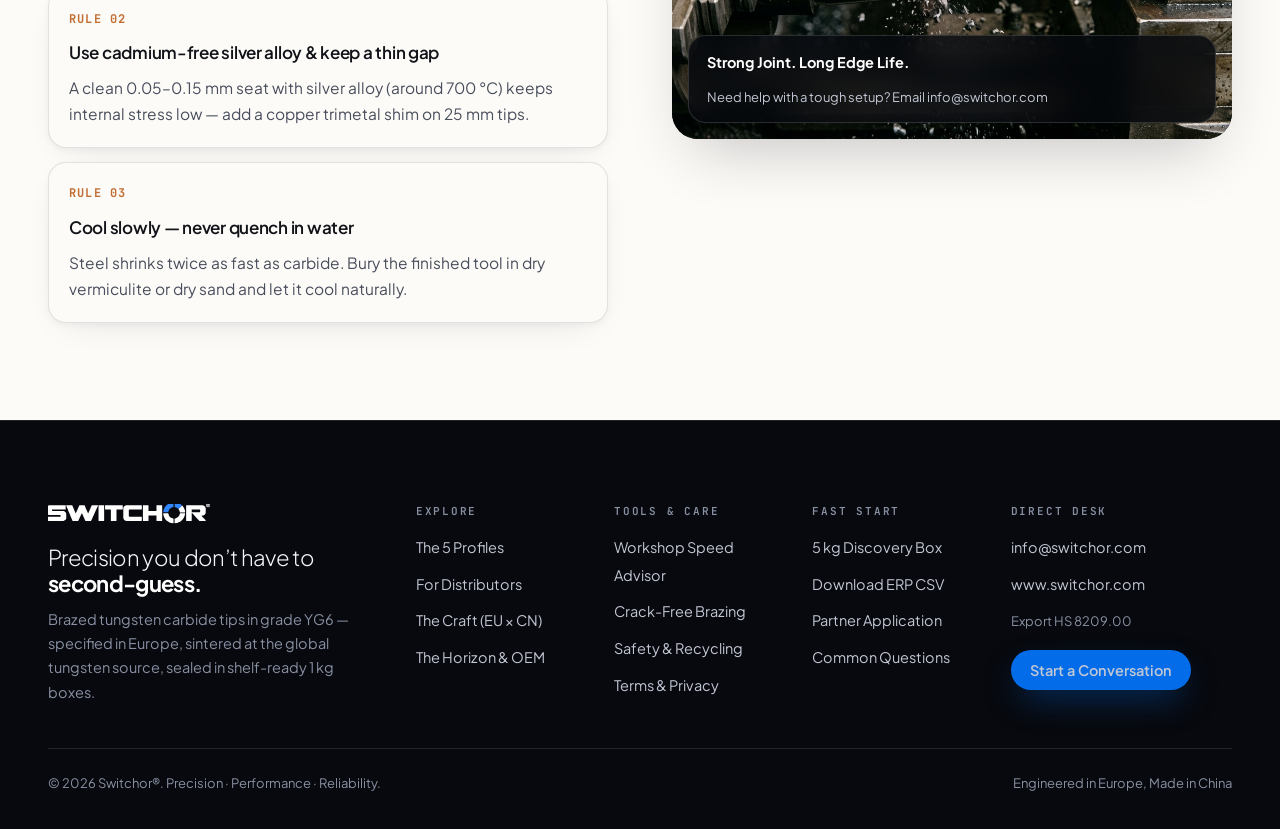
<file: workshop.html>
<!doctype html>
<html lang="en-GB">
<head>
  <meta charset="utf-8">
  <meta name="viewport" content="width=device-width, initial-scale=1, viewport-fit=cover">
  <title>Friendly Workshop Guide — Speed Advisor & Crack-Free Brazing | Switchor</title>
  <meta name="description" content="Plain-English machining advisor for Switchor YG6 carbide tips: choose your material, get your starting lathe RPM, and master the 3 golden rules of crack-free brazing.">
  <meta name="theme-color" content="#F4F1EA">
  <link rel="icon" href="data:image/svg+xml,%3Csvg%20xmlns%3D%22http%3A//www.w3.org/2000/svg%22%20viewBox%3D%220%200%2024%2024%22%3E%3Cg%20fill%3D%22none%22%20stroke-width%3D%224.4%22%3E%3Cpath%20d%3D%22M12%202.6A9.4%209.4%200%200%201%2021.4%2012%22%20stroke%3D%22%232F86FF%22/%3E%3Cpath%20d%3D%22M21.4%2012A9.4%209.4%200%200%201%2012%2021.4M12%2021.4A9.4%209.4%200%200%201%202.6%2012M2.6%2012A9.4%209.4%200%200%201%2012%202.6%22%20stroke%3D%22%2314171F%22/%3E%3C/g%3E%3Cpath%20d%3D%22M12%200v5M24%2012h-5M12%2024v-5M0%2012h5%22%20stroke%3D%22%23fff%22%20stroke-width%3D%221.6%22/%3E%3C/svg%3E">
  <link rel="preconnect" href="https://fonts.googleapis.com">
  <link rel="preconnect" href="https://fonts.gstatic.com" crossorigin>
  <link rel="stylesheet" href="https://fonts.googleapis.com/css2?family=JetBrains+Mono:wght@400;500;600;700&family=Plus+Jakarta+Sans:wght@200;300;400;500;600;700;800&display=swap">
  <link rel="stylesheet" href="css/editorial.css">
  <link rel="stylesheet" href="css/interactive.css">
</head>
<body>

<svg width="0" height="0" style="position:absolute" aria-hidden="true" focusable="false">
  <defs>
    <symbol id="sw-logo" viewBox="9.7 10.7 960.3 125.2"><path fill="currentColor" fill-rule="evenodd" d="M750.8 134.8C750.2 134.7 749.2 134.5 748.6 134.3C747.9 134.1 746.6 133.9 745.5 133.8C744.4 133.7 742.9 133.4 742.1 133.2C741.4 132.9 740.1 132.6 739.4 132.4C737.4 132.0 733.7 130.6 731.0 129.3C730.5 129.0 729.3 128.5 728.5 128.0C724.6 126.2 720.2 123.5 717.7 121.5C713.6 118.2 712.3 116.9 709.1 113.4C707.6 111.8 707.0 111.0 705.2 108.6C704.7 108.0 704.1 107.2 703.8 106.8C701.3 103.3 699.3 99.3 697.4 93.8C696.3 90.5 695.8 88.4 695.4 86.1C695.2 85.3 695.0 84.1 694.8 83.5C694.6 82.9 694.4 81.5 694.2 80.4L694.0 78.5L694.1 77.9C694.3 77.0 694.5 76.8 694.9 76.6L695.4 76.3L709.3 76.3L723.2 76.2L723.6 76.4C724.2 76.8 724.6 78.0 725.7 82.5C727.4 89.5 731.8 95.8 738.0 100.1C738.9 100.8 740.9 101.9 743.0 103.0C745.0 104.0 749.8 105.4 752.2 105.7C753.4 105.8 753.9 106.1 754.2 106.9L754.4 107.4L754.6 119.7C754.7 133.7 754.7 133.2 754.4 133.8C754.1 134.7 752.9 135.1 750.8 134.8ZM762.3 134.8C761.4 134.6 760.8 134.2 760.6 133.7L760.4 133.2L760.5 122.2C760.5 116.2 760.5 110.4 760.5 109.5L760.5 107.7L760.9 107.1C761.4 106.3 762.1 106.0 763.6 105.8C764.9 105.7 768.1 104.8 769.1 104.3C769.4 104.1 770.3 103.8 771.1 103.6C771.8 103.3 772.9 102.8 773.4 102.5C773.9 102.2 774.7 101.7 775.2 101.5C777.1 100.5 781.6 96.9 783.1 95.1C783.6 94.4 784.5 93.4 785.0 92.8C786.4 91.2 788.1 88.5 788.5 87.4C788.7 86.8 789.1 85.9 789.4 85.3C789.7 84.7 790.0 83.9 790.0 83.5C790.1 83.2 790.3 82.1 790.5 81.1C790.8 80.2 791.0 79.0 791.0 78.6C791.2 77.7 791.6 76.9 792.3 76.5L792.9 76.2L805.9 76.1C813.0 76.0 819.3 75.9 819.9 75.9L821.0 75.9L821.4 76.2C821.7 76.4 822.0 76.8 822.1 77.0L822.3 77.4L822.2 78.9C822.2 79.8 822.0 81.2 821.7 82.3C821.4 83.3 821.0 85.1 820.7 86.2C820.1 88.7 820.0 89.1 818.8 92.5C817.1 97.3 815.1 101.5 813.8 103.5C813.4 104.0 812.6 105.2 812.0 106.1C811.3 107.1 810.1 108.7 809.3 109.6C808.5 110.6 807.7 111.6 807.4 112.0C805.6 114.6 799.7 120.2 795.7 122.8C795.1 123.2 793.8 124.1 792.9 124.7C791.4 125.7 790.5 126.3 788.2 127.5C783.5 130.0 779.8 131.5 776.5 132.2C775.3 132.5 773.8 132.8 773.0 133.1C772.3 133.3 770.8 133.6 769.7 133.7C768.6 133.8 767.4 134.0 767.0 134.2C765.7 134.6 763.2 135.0 762.3 134.8ZM389.3 120.6C388.4 120.5 387.7 120.0 387.5 119.3L387.4 118.7L387.5 103.0C387.5 94.3 387.5 79.9 387.5 71.0L387.5 54.8L387.3 54.4C387.2 54.3 386.9 54.0 386.7 53.9L386.3 53.6L370.7 53.6L355.1 53.6L354.6 53.4C354.2 53.2 353.9 52.9 353.7 52.5L353.4 52.0L353.5 41.1L353.5 30.3L353.7 29.8C353.8 29.5 354.1 29.1 354.3 28.9L354.8 28.6L405.2 28.6L455.7 28.6L456.1 28.9C456.3 29.0 456.6 29.4 456.7 29.7L457.0 30.2L457.0 41.0L457.0 51.9L456.8 52.4C456.7 52.7 456.3 53.1 456.1 53.2L455.5 53.5L452.6 53.5C451.0 53.4 449.3 53.4 448.9 53.4C448.4 53.4 442.1 53.5 434.9 53.5C427.6 53.6 421.5 53.7 421.3 53.7C421.1 53.8 420.8 54.0 420.7 54.2L420.4 54.7L420.4 86.9L420.4 119.2L420.1 119.7C419.9 119.9 419.5 120.3 419.2 120.4L418.6 120.6L404.3 120.7C396.5 120.7 389.7 120.7 389.3 120.6ZM521.6 120.6L477.2 120.5L475.9 120.2C475.2 120.1 474.1 119.7 473.4 119.4C472.7 119.1 471.9 118.7 471.6 118.6C471.0 118.4 468.9 117.2 467.5 116.1C466.2 115.1 464.1 112.7 463.1 111.1C462.1 109.3 462.0 109.0 461.0 105.5L460.3 102.8L460.3 75.2L460.3 47.5L460.5 46.0C461.1 42.6 461.9 40.5 463.5 38.2L464.6 36.5L466.0 35.2C467.9 33.4 469.1 32.5 471.1 31.4L472.8 30.4L474.4 29.9C475.3 29.7 476.8 29.3 477.7 29.1L479.3 28.6L523.2 28.6L567.0 28.6L567.5 28.8C567.9 28.9 568.5 29.6 568.7 30.0C568.8 30.2 568.8 35.2 568.8 41.1L568.8 51.9L568.5 52.4C568.4 52.7 568.0 53.0 567.7 53.2L567.2 53.5L532.2 53.6L497.2 53.6L496.5 53.8C494.9 54.2 493.2 55.7 492.7 57.1L492.5 57.7L492.6 64.0C492.7 67.4 492.8 75.1 492.8 81.1L492.7 92.1L493.0 92.6C493.5 93.6 494.8 95.0 495.5 95.3L496.2 95.6L531.5 95.6L566.9 95.6L567.5 95.8C567.9 96.0 568.3 96.2 568.5 96.5L568.8 96.9L568.8 108.2L568.8 119.4L568.6 119.8C568.3 120.3 567.6 120.6 566.6 120.6C566.3 120.7 546.1 120.7 521.6 120.6ZM11.4 120.3C11.2 120.1 10.9 119.7 10.8 119.4C10.8 119.1 10.7 113.9 10.8 107.8L10.9 96.6L11.3 96.2L11.8 95.7L51.6 95.7L91.4 95.6L92.1 95.3C92.5 95.1 93.0 94.7 93.3 94.3L93.7 93.7L93.8 91.5L93.8 89.3L93.5 88.5C93.1 87.7 92.4 87.1 91.4 86.6L90.8 86.3L67.8 86.3C55.2 86.4 40.9 86.4 36.1 86.4L27.4 86.4L24.5 85.5L21.5 84.6L20.1 83.7C18.2 82.6 15.8 80.6 14.5 79.1L13.4 77.9L12.4 75.8C11.9 74.6 11.3 73.1 11.1 72.2L10.7 70.7L10.7 57.7L10.8 44.7L11.1 43.4C12.2 39.0 15.1 34.8 18.3 32.7C21.5 30.6 23.1 29.9 26.7 29.0L28.4 28.6L75.0 28.6L121.7 28.6L122.2 29.1C122.4 29.3 122.7 29.9 122.8 30.2C122.9 30.6 122.9 35.6 122.9 41.3L122.9 51.7L122.6 52.4L122.3 53.1L121.8 53.4L121.2 53.7L83.5 53.6L45.7 53.5L45.0 53.8C44.0 54.1 43.4 54.6 43.1 55.4L42.8 56.0L42.8 57.7L42.8 59.4L43.1 60.0C43.5 60.8 44.2 61.5 45.0 62.0L45.6 62.3L77.3 62.3L109.0 62.4L110.7 62.9C111.6 63.2 113.0 63.6 113.8 63.9L115.2 64.3L117.1 65.4C119.4 66.8 121.1 68.4 122.9 70.7L124.2 72.4L124.8 73.8C126.1 76.8 126.3 78.5 126.3 93.3L126.3 104.1L126.0 106.0L125.8 107.9L124.8 109.7C123.0 113.3 121.6 114.9 117.9 117.3C115.4 119.0 113.0 120.0 110.2 120.4L108.5 120.6L60.2 120.6L11.8 120.6L11.4 120.3ZM163.5 120.3C162.7 119.9 162.5 119.7 162.0 118.1C161.7 117.3 161.2 116.1 160.9 115.5C160.6 114.8 160.1 113.6 159.9 112.8C159.6 112.0 159.2 110.9 158.9 110.3C158.6 109.7 158.2 108.9 158.1 108.5C157.9 107.9 157.2 106.3 155.1 101.5C153.9 98.8 152.5 95.4 150.8 91.0C150.4 90.1 149.9 88.9 149.6 88.3C149.3 87.7 148.9 86.5 148.6 85.6C148.2 84.7 147.8 83.7 147.7 83.4C147.5 83.0 147.1 82.1 146.9 81.4C146.6 80.6 146.2 79.6 145.9 79.0C145.6 78.4 145.2 77.3 145.0 76.7C144.8 76.1 144.3 74.8 143.8 73.9C143.4 73.0 142.9 71.8 142.7 71.4C142.5 70.9 142.2 70.3 142.0 70.0C141.8 69.6 141.4 68.7 141.1 68.0C140.8 67.2 140.4 66.1 140.1 65.6C139.9 65.1 139.4 64.0 139.1 63.2C138.8 62.4 138.4 61.4 138.2 61.0C138.0 60.7 137.6 59.7 137.4 59.0C137.1 58.2 136.7 57.2 136.5 56.7C136.1 55.9 135.4 54.1 133.8 49.9C133.5 49.0 132.9 47.7 132.6 47.2C132.3 46.6 131.9 45.6 131.7 44.9C131.4 44.2 131.0 43.1 130.6 42.4C130.3 41.6 129.8 40.6 129.6 40.0C129.4 39.4 129.0 38.5 128.8 38.0C128.5 37.5 128.2 36.5 128.0 35.9C127.8 35.2 127.2 34.0 126.8 33.0L125.9 31.4L125.8 30.4L125.7 29.5L126.1 29.1L126.5 28.6L143.3 28.6L160.1 28.6L160.5 28.8C161.2 29.2 161.6 29.7 162.1 30.9C162.3 31.5 162.7 32.4 163.0 32.9C163.2 33.4 163.7 34.4 163.9 35.1C164.2 35.9 164.6 36.9 164.8 37.4C165.1 37.9 165.4 38.8 165.6 39.4C165.8 40.0 166.4 41.3 166.8 42.1C167.2 43.0 167.6 43.9 167.7 44.1C167.8 44.4 168.1 45.2 168.5 46.0C168.9 46.7 169.4 47.9 169.7 48.6C169.9 49.2 170.3 50.2 170.6 50.7C170.9 51.3 171.2 52.1 171.4 52.6C171.5 53.1 171.9 54.0 172.2 54.6C172.5 55.2 172.9 56.3 173.2 57.1C173.5 57.9 173.8 58.9 174.0 59.3C174.3 59.7 174.7 60.8 175.1 61.8C175.5 62.7 176.0 63.8 176.2 64.2C176.4 64.6 176.8 65.4 177.0 66.1C177.3 66.8 177.7 67.9 178.1 68.5C178.4 69.2 178.8 70.2 179.0 70.8C179.6 72.4 180.4 74.3 180.8 74.9L181.1 75.5L181.5 75.5C182.0 75.5 182.6 74.9 182.9 74.0C183.3 72.7 184.8 69.2 185.1 68.7C185.3 68.4 185.8 67.4 186.2 66.4C186.6 65.4 187.1 64.3 187.3 64.0C187.5 63.6 187.9 62.8 188.1 62.2C188.4 61.5 188.9 60.5 189.1 59.9C189.4 59.3 189.8 58.5 190.0 58.0C190.2 57.5 190.6 56.6 190.9 56.0C191.2 55.4 191.7 54.4 191.9 53.7C192.1 53.1 192.6 52.1 192.9 51.6C193.2 51.1 193.7 50.0 194.0 49.2C194.2 48.4 194.7 47.4 194.9 47.1C195.1 46.7 195.5 45.9 195.8 45.2C196.1 44.4 196.6 43.3 197.0 42.6C197.3 41.9 197.8 40.8 198.0 40.2C198.6 38.7 200.2 34.9 200.5 34.3C200.7 34.0 201.1 33.1 201.4 32.2C202.2 30.4 203.0 29.2 203.6 28.9L204.2 28.6L218.3 28.6L232.3 28.6L232.9 28.9L233.4 29.2L234.0 30.4C234.3 31.0 234.9 32.3 235.3 33.1C235.7 34.0 236.3 35.3 236.6 36.0C237.0 36.8 237.5 38.0 237.8 38.7C238.0 39.4 238.8 41.2 239.4 42.7C240.0 44.2 240.8 46.2 241.2 47.2C241.6 48.2 242.1 49.4 242.3 49.8C242.5 50.2 242.8 51.1 243.1 51.7C243.3 52.3 243.8 53.3 244.1 54.0C244.5 54.6 244.9 55.5 245.1 56.0C245.3 56.5 245.7 57.5 246.1 58.2C246.4 58.9 246.8 59.7 246.9 60.0C246.9 60.2 247.4 61.2 247.8 62.1C249.0 64.7 249.7 66.5 250.5 68.5C250.9 69.5 251.5 70.8 251.8 71.3C252.1 71.8 252.5 72.8 252.7 73.5C253.2 74.9 253.7 75.6 254.3 75.6C254.7 75.6 255.4 74.9 255.6 74.3C255.7 74.1 255.9 73.5 256.0 73.1C256.2 72.7 256.6 71.8 257.0 71.2C257.4 70.6 257.9 69.6 258.0 69.0C258.2 68.5 258.6 67.5 258.9 66.9C259.2 66.2 259.6 65.1 259.9 64.4C260.1 63.8 260.6 62.8 260.9 62.2C261.2 61.7 261.5 60.8 261.7 60.3C262.0 59.5 262.6 58.0 265.0 53.2C266.4 50.1 266.8 49.2 267.5 47.4C268.2 45.8 269.3 43.2 271.9 37.8C272.2 37.1 272.7 35.9 273.0 35.1C273.3 34.3 273.7 33.2 274.0 32.6C274.4 32.0 274.8 31.0 275.1 30.4L275.6 29.3L276.3 29.0L277.1 28.6L294.3 28.6L311.6 28.6L312.0 29.0L312.5 29.4L312.5 30.1C312.5 30.4 312.3 31.1 312.1 31.5C311.9 31.9 311.5 32.5 311.3 32.9C310.8 33.9 309.3 37.1 309.2 37.6C309.1 37.9 308.7 38.8 308.2 39.7C307.7 40.6 307.2 41.8 307.0 42.3C306.9 42.8 306.6 43.6 306.3 44.0C306.1 44.5 305.6 45.5 305.3 46.4C304.1 49.3 303.4 50.7 302.5 52.5C300.7 56.3 298.4 61.2 297.9 62.5C297.7 63.2 297.2 64.4 296.8 65.1C296.5 65.8 296.0 66.8 295.9 67.3C295.6 68.2 294.9 69.5 293.3 72.8C292.8 73.7 292.3 74.9 292.1 75.4C291.9 75.9 291.6 76.7 291.3 77.2C291.0 77.7 290.6 78.6 290.4 79.2C290.1 79.8 289.7 80.9 289.3 81.6C289.0 82.3 288.6 83.1 288.5 83.3C288.5 83.5 288.1 84.5 287.6 85.4C287.2 86.3 286.7 87.3 286.6 87.7C286.5 88.1 286.0 89.1 285.6 90.0C285.2 90.8 284.3 92.6 283.8 93.8C283.2 95.0 282.4 96.9 281.9 97.9C281.4 98.9 281.0 99.8 281.0 99.9C281.0 99.9 280.6 100.7 280.2 101.5C279.4 103.1 278.6 104.9 277.5 107.8C277.1 108.7 276.6 109.9 276.3 110.4C276.0 110.9 275.5 112.0 275.2 112.8C274.1 115.7 272.4 119.2 271.9 119.8C271.6 120.1 271.1 120.4 270.8 120.5L270.2 120.6L254.3 120.6L238.4 120.5L238.0 120.0C237.7 119.7 237.3 119.1 237.1 118.5C237.0 118.0 236.7 117.3 236.5 117.1C236.4 116.8 236.0 115.9 235.7 115.0C235.4 114.1 234.8 112.9 234.5 112.4C234.2 111.8 233.8 110.9 233.6 110.3C233.3 109.7 233.0 108.8 232.7 108.3C232.5 107.8 232.0 106.7 231.7 105.8C231.4 105.0 230.9 103.9 230.7 103.6C230.5 103.2 230.1 102.3 229.8 101.5C229.5 100.8 229.0 99.8 228.8 99.3C228.5 98.9 228.1 97.9 227.9 97.3C227.6 96.6 227.2 95.6 226.9 95.1C226.6 94.5 226.2 93.5 226.0 92.8C225.8 92.1 225.3 91.0 224.9 90.4C224.6 89.8 224.1 88.8 223.9 88.2C223.7 87.6 223.3 86.6 223.1 86.2C222.8 85.7 222.4 84.8 222.2 84.3C222.0 83.7 221.6 82.8 221.4 82.3C220.8 81.2 219.6 78.3 219.0 76.8C218.6 75.6 218.2 75.1 217.7 75.1C217.1 75.1 216.7 75.8 214.9 80.2C214.7 80.7 214.3 81.6 214.0 82.2C213.6 82.8 213.1 83.9 212.9 84.5C212.7 85.1 212.3 86.0 212.0 86.5C211.7 87.0 211.3 87.9 211.0 88.5C210.8 89.2 210.4 90.1 210.1 90.5C209.9 91.0 209.3 92.1 209.0 93.0C207.8 95.9 206.9 97.7 205.2 101.2C204.3 103.1 203.3 105.1 203.1 105.7C202.9 106.2 202.5 107.1 202.2 107.7C201.9 108.4 201.6 109.1 201.5 109.3C201.5 109.5 201.1 110.3 200.8 111.0C200.4 111.8 199.8 113.0 199.5 113.9C197.0 119.6 196.8 119.9 195.7 120.4L195.1 120.6L179.7 120.6L164.2 120.6L163.5 120.3ZM316.5 120.4C316.2 120.4 315.8 120.1 315.6 119.9L315.2 119.4L315.2 74.8L315.2 30.2L315.5 29.7C315.7 29.4 316.0 29.0 316.2 28.8L316.7 28.5L331.6 28.6L346.5 28.6L346.9 28.9C347.2 29.0 347.5 29.4 347.7 29.7L348.0 30.2L348.1 74.7L348.1 119.1L347.9 119.6C347.7 119.9 347.4 120.2 347.1 120.3L346.5 120.6L331.8 120.6C323.7 120.6 316.8 120.5 316.5 120.4ZM576.3 120.4C576.0 120.3 575.6 120.0 575.4 119.8L575.1 119.3L575.1 74.7L575.1 30.0L575.3 29.5C575.5 29.2 575.8 28.9 576.1 28.8L576.5 28.6L591.6 28.6L606.7 28.5L607.2 28.9C607.6 29.1 607.8 29.5 607.9 29.8C608.0 30.1 608.0 37.3 607.9 45.9L607.8 61.4L608.1 61.8C608.3 62.0 608.7 62.3 609.0 62.4L609.5 62.6L631.5 62.5L653.4 62.5L653.8 62.3C654.0 62.2 654.2 61.9 654.4 61.6L654.7 61.1L654.6 45.7L654.6 30.4L654.9 29.8C655.1 29.5 655.4 29.1 655.6 28.9L656.1 28.6L671.3 28.6L686.6 28.6L687.0 28.9C687.3 29.0 687.6 29.3 687.7 29.6L688.0 30.0L688.0 74.5L688.0 119.1L687.7 119.5C687.6 119.7 687.2 120.1 687.0 120.2L686.6 120.5L671.4 120.6L656.3 120.6L655.7 120.4C655.4 120.2 655.0 119.9 654.9 119.6L654.6 119.1L654.6 104.2L654.6 89.3L654.4 89.0C654.3 88.8 654.1 88.6 653.9 88.5L653.6 88.3L631.7 88.3L609.9 88.3L609.2 88.5C608.9 88.6 608.5 88.8 608.3 89.0L608.1 89.3L608.0 104.4L607.9 119.5L607.7 119.8C607.5 120.0 607.2 120.3 606.9 120.4L606.5 120.6L591.7 120.6L576.9 120.6L576.3 120.4ZM829.3 120.3C829.0 120.2 828.6 119.9 828.5 119.6L828.3 119.2L828.3 74.6L828.4 30.0L828.7 29.5C828.9 29.3 829.3 28.9 829.5 28.8L829.9 28.6L876.8 28.6L923.7 28.6L925.5 29.0C930.9 30.3 935.6 32.8 938.2 35.7C940.3 38.0 942.0 41.3 942.9 44.4L943.1 45.2L943.1 58.8C943.1 66.3 943.1 72.8 943.0 73.3C942.9 73.8 942.4 75.2 942.0 76.4L941.1 78.6L940.0 80.4C938.5 82.6 937.1 84.0 935.2 85.3C933.4 86.6 929.8 88.3 928.2 88.7C926.1 89.2 922.7 89.5 920.3 89.5L917.9 89.5L917.8 89.8C917.4 90.4 917.8 91.2 919.3 92.4C919.9 92.9 921.0 93.9 921.7 94.7C922.4 95.5 924.1 97.3 925.4 98.6C926.7 99.9 928.8 102.1 930.0 103.4C931.2 104.7 934.5 108.2 937.4 111.1C940.2 114.1 942.7 116.8 942.9 117.2L943.3 117.9L943.2 118.6C943.1 119.5 942.7 120.2 941.9 120.4L941.2 120.6L923.9 120.6L906.6 120.6L906.1 120.4C905.9 120.2 904.7 119.1 903.4 117.8C898.7 112.6 896.7 110.5 895.5 109.4C894.9 108.7 893.6 107.4 892.7 106.4C891.8 105.4 890.6 104.1 890.0 103.5C889.5 102.9 888.7 102.0 888.3 101.5C887.9 101.1 886.2 99.2 884.6 97.5C882.9 95.7 880.9 93.6 880.1 92.7C879.4 91.9 877.7 90.1 876.5 88.8C869.7 81.6 866.0 77.6 864.8 76.1C864.2 75.4 863.4 74.4 862.9 73.9L862.1 73.1L861.7 73.2L861.2 73.2L861.0 73.7L860.8 74.2L860.9 75.4L861.1 76.7L861.1 98.0L861.0 119.2L860.8 119.6C860.7 119.8 860.4 120.1 860.1 120.3L859.5 120.6L844.7 120.6L829.9 120.6L829.3 120.3ZM816.2 70.8C815.1 70.7 809.4 70.6 803.5 70.6L792.9 70.5L792.4 70.3C792.1 70.2 791.8 69.8 791.6 69.6L791.3 69.2L791.0 67.7C790.7 65.3 789.8 62.2 789.2 60.8C788.9 60.1 788.4 59.1 788.2 58.5C787.8 57.5 786.1 54.7 784.8 53.1C783.9 52.0 783.5 51.1 783.5 50.5L783.5 50.0L784.0 49.6C784.2 49.3 784.6 49.1 784.6 49.1C784.7 49.1 785.6 48.4 786.5 47.5C787.4 46.6 788.5 45.6 788.9 45.3C790.6 43.8 798.3 36.6 799.7 35.0C800.2 34.5 801.1 33.6 801.7 33.1C802.3 32.6 803.0 31.9 803.2 31.6C803.4 31.2 803.8 30.9 804.1 30.8L804.5 30.6L805.2 30.9L805.9 31.1L806.8 32.1C808.8 34.3 811.9 38.3 812.8 40.0C813.0 40.4 813.4 41.1 813.8 41.5C814.1 42.0 814.7 43.1 815.2 44.0C815.7 45.0 816.2 45.9 816.3 46.2C816.9 47.2 818.2 50.3 818.7 51.8C819.0 52.7 819.4 53.8 819.7 54.3C820.1 55.3 820.3 56.2 821.5 61.5C822.8 67.8 822.8 69.9 821.3 70.7L820.7 71.0L819.5 70.9C818.8 70.9 817.3 70.8 816.2 70.8ZM886.0 69.5L906.9 69.5L907.6 69.2L908.3 68.9L909.1 68.0C909.5 67.6 910.0 66.9 910.2 66.6L910.5 66.0L910.5 61.5C910.5 58.8 910.4 56.8 910.3 56.4C910.1 55.7 909.0 54.5 908.1 53.9L907.6 53.6L885.0 53.6L862.4 53.6L862.0 53.9C861.7 54.0 861.4 54.4 861.3 54.7L861.0 55.2L861.1 56.4C861.1 57.0 861.2 57.7 861.2 57.9C861.2 58.1 861.1 60.5 861.0 63.3L860.9 68.4L861.3 68.8C861.5 69.1 862.0 69.4 862.4 69.5L863.0 69.8L864.1 69.7C864.7 69.6 874.6 69.6 886.0 69.5ZM954.1 39.7C952.8 39.3 950.0 37.8 949.0 36.9C947.0 35.1 945.5 32.9 945.0 31.0L944.7 29.9L944.7 28.0C944.7 25.7 944.9 24.8 945.8 22.8L946.5 21.4L948.4 19.4L950.4 17.5L952.0 16.7C954.1 15.7 954.7 15.6 957.0 15.5L958.9 15.5L960.2 16.2C961.0 16.5 961.7 16.8 961.8 16.8C962.8 16.8 965.0 18.5 966.6 20.4L967.6 21.6L968.4 23.9L969.2 26.2L969.1 28.2L969.0 30.2L968.4 31.9C967.6 34.0 967.0 34.8 965.5 36.3L964.2 37.5L962.8 38.1C962.0 38.5 960.9 39.1 960.4 39.3L959.4 39.8L957.2 39.9L955.0 40.0L954.1 39.7ZM958.6 36.4C960.1 36.0 960.8 35.6 961.3 34.9C961.6 34.6 961.8 34.3 961.8 34.2C961.8 34.2 961.4 34.1 961.0 34.0C959.7 33.9 958.8 33.1 958.4 31.8C957.9 30.5 957.3 30.0 956.3 30.0C955.3 30.0 955.0 30.4 955.1 31.9C955.2 33.6 953.7 34.6 952.7 33.5C952.0 32.8 951.9 32.1 951.9 27.7L951.9 23.7L952.3 22.9C952.5 22.5 952.8 22.0 953.1 21.7L953.6 21.3L954.9 21.1C955.7 21.0 956.9 20.9 957.5 21.0L958.8 21.1L959.5 21.5C961.4 22.6 962.3 23.8 962.3 25.3C962.3 26.3 962.0 27.0 961.0 27.9C960.3 28.6 960.2 28.9 960.3 29.6C960.3 29.8 960.6 30.2 961.0 30.5C961.8 31.4 962.0 31.9 962.0 33.1L962.0 34.1L962.2 34.1C963.1 34.1 964.3 33.0 965.1 31.3L965.7 30.1L965.7 28.5C966.0 24.6 964.6 22.0 961.6 20.1C960.0 19.1 959.3 18.9 956.9 18.9C954.1 18.9 953.9 18.9 952.0 20.4C949.6 22.2 949.0 23.0 948.4 25.5C947.8 28.1 947.9 29.2 948.8 31.5L949.3 32.8L950.3 33.7C951.7 35.1 953.0 35.9 954.6 36.5C955.3 36.7 957.5 36.6 958.6 36.4ZM958.2 26.3C958.5 26.2 958.8 25.9 958.9 25.7L959.1 25.3L958.8 24.8L958.6 24.2L957.9 23.9C956.6 23.4 955.6 23.6 955.2 24.7C954.9 25.4 955.0 25.7 955.6 26.2L956.0 26.6L956.8 26.6C957.3 26.6 957.9 26.5 958.2 26.3Z"/><path style="fill:var(--logo-accent,#2F86FF)" fill-rule="evenodd" d="M696.8 70.1C695.8 69.9 695.2 69.5 694.9 68.9L694.6 68.4L694.7 66.1L694.8 63.9L695.1 62.6C695.3 61.9 695.7 60.3 696.0 59.0C696.3 57.6 696.9 55.8 697.3 54.9C697.6 53.9 698.1 52.7 698.2 52.0C698.5 50.4 698.7 49.9 700.7 46.0C702.5 42.6 703.7 40.4 704.6 39.4C704.8 39.1 705.3 38.4 705.6 37.8C706.0 37.2 706.8 36.0 707.4 35.3C708.0 34.5 709.0 33.3 709.5 32.6C711.2 30.3 716.8 25.4 720.8 22.6C723.8 20.6 725.2 19.7 726.1 19.2C726.6 19.0 727.5 18.4 728.1 18.0C729.6 17.1 730.3 16.7 732.0 16.3C732.8 16.1 734.2 15.6 735.3 15.1C736.3 14.7 737.8 14.2 738.5 14.0C739.1 13.9 740.7 13.4 742.0 13.0C744.4 12.3 745.4 12.1 749.3 11.8L751.9 11.6L752.7 11.9L753.5 12.3L753.7 12.8L753.9 13.4L754.0 25.9L754.0 38.4L753.7 38.9C753.1 39.6 752.5 39.9 750.8 40.2C749.9 40.3 748.5 40.7 747.6 41.0C746.8 41.3 745.5 41.8 744.9 41.9C743.6 42.3 742.0 43.1 741.2 43.7C740.9 43.9 740.2 44.3 739.7 44.7C739.1 45.0 738.1 45.7 737.6 46.2C737.0 46.6 735.9 47.5 735.2 48.0C730.8 51.4 727.8 55.7 725.4 62.1L724.8 63.7L724.5 65.7C724.4 66.8 724.2 67.9 724.2 68.2C724.0 68.9 723.4 69.6 722.4 69.9L721.5 70.2L709.5 70.2C702.9 70.2 697.2 70.2 696.8 70.1ZM782.0 49.1C781.6 48.9 781.0 48.4 780.5 48.0C777.3 45.3 772.7 42.7 769.8 42.0C769.4 41.8 768.4 41.5 767.6 41.1L766.2 40.5L764.6 40.2C762.8 39.9 762.2 39.6 761.7 38.8L761.4 38.2L761.3 36.2C761.3 35.1 761.2 29.5 761.2 23.8L761.2 13.4L761.4 12.9C761.9 11.8 763.4 11.5 767.1 11.8C771.1 12.1 771.9 12.2 774.5 13.0C775.8 13.4 777.3 13.8 777.9 13.9C779.2 14.2 780.4 14.6 781.3 15.1C781.8 15.3 783.1 15.8 784.2 16.2C785.4 16.6 786.5 17.1 786.8 17.3C787.1 17.4 788.2 18.0 789.2 18.6C792.9 20.6 795.8 22.6 799.7 25.9C802.1 27.9 803.4 29.3 803.5 29.8C803.6 30.1 803.6 30.5 803.5 30.9L803.3 31.5L798.7 36.0C796.2 38.4 794.0 40.6 793.6 40.9C793.3 41.1 792.4 42.0 791.5 42.8C790.6 43.7 789.2 45.0 788.4 45.7C787.5 46.4 786.5 47.4 786.0 47.9C784.6 49.4 783.1 49.8 782.0 49.1Z"/></symbol>
    <symbol id="ring" viewBox="0 0 24 24"><g fill="none" stroke-width="4.2"><path d="M12 2.6A9.4 9.4 0 0 1 21.4 12" stroke="#2F86FF"/><path d="M21.4 12A9.4 9.4 0 0 1 12 21.4M12 21.4A9.4 9.4 0 0 1 2.6 12M2.6 12A9.4 9.4 0 0 1 12 2.6" stroke="currentColor"/></g><g stroke="var(--ring-gap,#0A1128)" stroke-width="1.6"><path d="M12 0v5M24 12h-5M12 24v-5M0 12h5"/></g></symbol>
    <symbol id="ghs08" viewBox="0 0 100 100"><path d="M50 5 95 50 50 95 5 50Z" fill="#fff" stroke="#D0021B" stroke-width="7" stroke-linejoin="miter"/><circle cx="50" cy="31" r="8.5" fill="#000"/><path d="M29 73c0-15 8.5-29 21-29s21 14 21 29Z" fill="#000"/><path d="m50 49 2.3 6.6 6.3-3-3 6.3 6.6 2.3-6.6 2.3 3 6.3-6.3-3L50 75.4l-2.3-6.6-6.3 3 3-6.3-6.6-2.3 6.6-2.3-3-6.3 6.3 3Z" fill="#fff"/></symbol>
    <symbol id="knife" viewBox="0 0 100 26"><rect x="0" y="1" width="62" height="24" rx="6" fill="currentColor"/><rect x="9" y="8" width="24" height="10" rx="5" fill="var(--knife-hole,#fff)"/><rect x="39" y="8" width="15" height="3.2" rx="1.6" fill="var(--knife-hole,#fff)"/><rect x="39" y="14.8" width="15" height="3.2" rx="1.6" fill="var(--knife-hole,#fff)"/><path d="M62 4H99L90 22H62Z" fill="var(--knife-hole,#fff)" stroke="currentColor" stroke-width="3" stroke-linejoin="round"/><path d="M71 7 67 19M79 7 75 19M87 7 83 19" stroke="currentColor" stroke-width="2.6"/></symbol>

    <symbol id="i-search" viewBox="0 0 24 24"><g fill="none" stroke="currentColor" stroke-width="1.9" stroke-linecap="round"><circle cx="10.5" cy="10.5" r="6.5"/><path d="M15.5 15.5 21 21"/></g></symbol>
    <symbol id="i-sun" viewBox="0 0 24 24"><g fill="none" stroke="currentColor" stroke-width="1.9" stroke-linecap="round"><circle cx="12" cy="12" r="4"/><path d="M12 2v2.5M12 19.5V22M2 12h2.5M19.5 12H22M4.9 4.9l1.8 1.8M17.3 17.3l1.8 1.8M4.9 19.1l1.8-1.8M17.3 6.7l1.8-1.8"/></g></symbol>
    <symbol id="i-moon" viewBox="0 0 24 24"><path d="M20 14.6A8.2 8.2 0 0 1 9.4 4a8.2 8.2 0 1 0 10.6 10.6Z" fill="none" stroke="currentColor" stroke-width="1.9" stroke-linejoin="round"/></symbol>
    <symbol id="i-auto" viewBox="0 0 24 24"><circle cx="12" cy="12" r="8.2" fill="none" stroke="currentColor" stroke-width="1.9"/><path d="M12 3.8a8.2 8.2 0 0 1 0 16.4Z" fill="currentColor"/></symbol>
    <symbol id="i-box" viewBox="0 0 24 24"><g fill="none" stroke="currentColor" stroke-width="1.9" stroke-linejoin="round"><path d="M3.5 7.5 12 3.2l8.5 4.3v9L12 20.8l-8.5-4.3Z"/><path d="M3.5 7.5 12 11.8l8.5-4.3M12 11.8v9"/></g></symbol>
    <symbol id="i-menu" viewBox="0 0 24 24"><path d="M3.5 6.5h17M3.5 12h17M3.5 17.5h17" fill="none" stroke="currentColor" stroke-width="2" stroke-linecap="round"/></symbol>
    <symbol id="i-close" viewBox="0 0 24 24"><path d="M5.5 5.5l13 13M18.5 5.5l-13 13" fill="none" stroke="currentColor" stroke-width="2" stroke-linecap="round"/></symbol>
    <symbol id="i-check" viewBox="0 0 24 24"><path d="M4.5 12.5 9.8 17.5 19.5 6.5" fill="none" stroke="currentColor" stroke-width="2.4" stroke-linecap="round" stroke-linejoin="round"/></symbol>
    <symbol id="i-x" viewBox="0 0 24 24"><path d="M6.5 6.5l11 11M17.5 6.5l-11 11" fill="none" stroke="currentColor" stroke-width="2.2" stroke-linecap="round"/></symbol>
    <symbol id="i-warn" viewBox="0 0 24 24"><g fill="none" stroke="currentColor" stroke-width="2" stroke-linejoin="round" stroke-linecap="round"><path d="M12 3.2 1.8 20.5h20.4Z"/><path d="M12 9.5v5M12 17.3v.2"/></g></symbol>
    <symbol id="i-trash" viewBox="0 0 24 24"><g fill="none" stroke="currentColor" stroke-width="1.9" stroke-linecap="round" stroke-linejoin="round"><path d="M4 6.5h16M9.5 6.5V4h5v2.5M6 6.5l1 13.5h10l1-13.5M10 10.5v6M14 10.5v6"/></g></symbol>
    <symbol id="i-chev" viewBox="0 0 24 24"><path d="M9 5.5 15.5 12 9 18.5" fill="none" stroke="currentColor" stroke-width="2" stroke-linecap="round" stroke-linejoin="round"/></symbol>
    <symbol id="i-arrow" viewBox="0 0 24 24"><path d="M5 12h14M13 6l6 6-6 6" fill="none" stroke="currentColor" stroke-width="2" stroke-linecap="round" stroke-linejoin="round"/></symbol>
    <symbol id="i-pause" viewBox="0 0 24 24"><path d="M7 4.5h3.5v15H7zM13.5 4.5H17v15h-3.5z" fill="currentColor"/></symbol>
    <symbol id="i-play" viewBox="0 0 24 24"><path d="M7 4.2v15.6L19.5 12Z" fill="currentColor"/></symbol>
    <symbol id="i-mail" viewBox="0 0 24 24"><g fill="none" stroke="currentColor" stroke-width="1.9" stroke-linejoin="round"><rect x="3" y="5.5" width="18" height="13" rx="1.5"/><path d="m3.5 6.5 8.5 7 8.5-7"/></g></symbol>
    <symbol id="i-copy" viewBox="0 0 24 24"><g fill="none" stroke="currentColor" stroke-width="1.9" stroke-linejoin="round"><rect x="8.5" y="8.5" width="12" height="12" rx="1.5"/><path d="M15.5 8.5V5a1.5 1.5 0 0 0-1.5-1.5H5A1.5 1.5 0 0 0 3.5 5v9A1.5 1.5 0 0 0 5 15.5h3.5"/></g></symbol>
    <symbol id="i-download" viewBox="0 0 24 24"><g fill="none" stroke="currentColor" stroke-width="1.9" stroke-linecap="round" stroke-linejoin="round"><path d="M12 3.5v12M7.5 11.5 12 16l4.5-4.5M4 19.5h16"/></g></symbol>
    <symbol id="i-print" viewBox="0 0 24 24"><g fill="none" stroke="currentColor" stroke-width="1.8" stroke-linejoin="round"><path d="M6.5 8.5V3.5h11v5M6.5 17H4a1.5 1.5 0 0 1-1.5-1.5v-5A1.5 1.5 0 0 1 4 9h16a1.5 1.5 0 0 1 1.5 1.5v5A1.5 1.5 0 0 1 20 17h-2.5"/><rect x="6.5" y="13.5" width="11" height="7"/></g></symbol>
    <symbol id="i-scissors" viewBox="0 0 24 24"><g fill="none" stroke="currentColor" stroke-width="1.8" stroke-linecap="round"><circle cx="6" cy="6.5" r="2.8"/><circle cx="6" cy="17.5" r="2.8"/><path d="M8.3 8.2 20.5 18M8.3 15.8 20.5 6"/></g></symbol>
    <symbol id="i-shield" viewBox="0 0 24 24"><g fill="none" stroke="currentColor" stroke-width="1.8" stroke-linejoin="round" stroke-linecap="round"><path d="M12 3 19.5 6v5.6c0 4.6-3.2 7.8-7.5 9.4-4.3-1.6-7.5-4.8-7.5-9.4V6Z"/><path d="m8.6 12 2.4 2.4 4.6-4.8"/></g></symbol>
    <symbol id="i-globe" viewBox="0 0 24 24"><g fill="none" stroke="currentColor" stroke-width="1.8"><circle cx="12" cy="12" r="9"/><path d="M3.5 9h17M3.5 15h17M12 3c2.8 2.8 2.8 15.2 0 18M12 3c-2.8 2.8-2.8 15.2 0 18"/></g></symbol>
    <symbol id="i-trend" viewBox="0 0 24 24"><g fill="none" stroke="currentColor" stroke-width="1.9" stroke-linecap="round" stroke-linejoin="round"><path d="m3.5 17 5.5-5.5 4 4L20.5 8"/><path d="M15 8h5.5v5.5"/></g></symbol>
    <symbol id="i-truck" viewBox="0 0 24 24"><g fill="none" stroke="currentColor" stroke-width="1.8" stroke-linejoin="round"><path d="M2.5 6.5h12v10h-12zM14.5 9.5h4.2l2.8 3v4h-7"/><circle cx="6.5" cy="17.5" r="2"/><circle cx="18" cy="17.5" r="2"/></g></symbol>
    <symbol id="i-mask" viewBox="0 0 24 24"><g fill="none" stroke="currentColor" stroke-width="1.8" stroke-linejoin="round" stroke-linecap="round"><path d="M5 9.5c0-2.3 3.1-4.3 7-4.3s7 2 7 4.3v2.8c0 4.4-3.1 7.5-7 7.5s-7-3.1-7-7.5Z"/><path d="M9 12.5h6M9.5 15.5h5M5 10.5 2.5 9.5M19 10.5l2.5-1"/></g></symbol>
    <symbol id="i-glove" viewBox="0 0 24 24"><path d="M8 21.2v-6.4L5.6 11.6a1.6 1.6 0 0 1 2.5-2l1.4 1.6V4.6a1.5 1.5 0 0 1 3 0v5.6V3.6a1.5 1.5 0 0 1 3 0v6.6V5.4a1.5 1.5 0 0 1 3 0v9.4c0 3.6-2.2 6.4-5.6 6.4Z" fill="none" stroke="currentColor" stroke-width="1.7" stroke-linejoin="round"/></symbol>
    <symbol id="i-goggles" viewBox="0 0 24 24"><g fill="none" stroke="currentColor" stroke-width="1.8" stroke-linejoin="round"><path d="M2.8 10.2c0-1.4 1.1-2.4 2.5-2.4h13.4c1.4 0 2.5 1 2.5 2.4v3.1c0 1.5-1.1 2.6-2.5 2.6h-3.4l-1.9-2.1h-2.8l-1.9 2.1H5.3c-1.4 0-2.5-1.1-2.5-2.6Z"/><path d="M2.8 10.5H1.2M21.2 10.5h1.6"/></g></symbol>
    <symbol id="i-fan" viewBox="0 0 24 24"><g fill="none" stroke="currentColor" stroke-width="1.8" stroke-linecap="round"><path d="M3 8.5h11.2a2.8 2.8 0 1 0-2.8-2.8M3 12.5h15.4a2.8 2.8 0 1 1-2.8 2.8M3 16.5h7"/></g></symbol>
    <symbol id="i-scale" viewBox="0 0 24 24"><g fill="none" stroke="currentColor" stroke-width="1.8" stroke-linecap="round" stroke-linejoin="round"><path d="M12 4v16M7 20h10M4.5 7.5h15M4.5 7.5 2 13.5a3 3 0 0 0 5 0ZM19.5 7.5l-2.5 6a3 3 0 0 0 5 0Z"/></g></symbol>
    <symbol id="i-diamond" viewBox="0 0 24 24"><g fill="none" stroke="currentColor" stroke-width="1.8" stroke-linejoin="round"><path d="M6.5 4h11l3.5 5-9 11L3 9Z"/><path d="M3 9h18M9.5 4 12 20l2.5-16"/></g></symbol>
    <symbol id="i-ruler" viewBox="0 0 24 24"><g fill="none" stroke="currentColor" stroke-width="1.8" stroke-linejoin="round" stroke-linecap="round"><rect x="2.5" y="7.5" width="19" height="9" rx="1"/><path d="M6.5 7.5v3M10 7.5v4.5M13.5 7.5v3M17 7.5v4.5"/></g></symbol>
    <symbol id="i-barcode" viewBox="0 0 24 24"><path d="M3 5v14M6 5v14M8.5 5v14M12 5v14M14 5v14M17.5 5v14M21 5v14" fill="none" stroke="currentColor" stroke-width="1.8"/></symbol>
    <symbol id="i-flame" viewBox="0 0 24 24"><path d="M12 2.8c3.2 4 6.2 6.6 6.2 10.8a6.2 6.2 0 0 1-12.4 0c0-3.3 1.9-5 3-7.4 1 2 2 3 3.2 3.4.2-2.4-.1-4.4 0-6.8Z" fill="none" stroke="currentColor" stroke-width="1.8" stroke-linejoin="round"/></symbol>
    <symbol id="i-gauge" viewBox="0 0 24 24"><g fill="none" stroke="currentColor" stroke-width="1.8" stroke-linecap="round"><path d="M4 17.5a8 8 0 1 1 16 0"/><path d="M12 17.5l4.2-5.2M4 17.5h1.6M18.4 17.5H20M12 9.5v1.4"/></g></symbol>
    <symbol id="i-cube" viewBox="0 0 24 24"><g fill="none" stroke="currentColor" stroke-width="1.8" stroke-linejoin="round"><path d="m12 3 8 4.2v9.6L12 21l-8-4.2V7.2Z"/><path d="m4 7.2 8 4.3 8-4.3M12 11.5V21"/></g></symbol>
    <symbol id="i-label" viewBox="0 0 24 24"><g fill="none" stroke="currentColor" stroke-width="1.8" stroke-linejoin="round" stroke-linecap="round"><rect x="3.5" y="4.5" width="17" height="15" rx="1"/><path d="M3.5 9h17M7 13h5M7 16h8"/></g></symbol>
    <symbol id="i-flask" viewBox="0 0 24 24"><g fill="none" stroke="currentColor" stroke-width="1.8" stroke-linejoin="round" stroke-linecap="round"><path d="M9.5 3.5h5M10.5 3.5v6L5 19a1.3 1.3 0 0 0 1.1 2h11.8a1.3 1.3 0 0 0 1.1-2l-5.5-9.5v-6"/><path d="M7.6 15h8.8"/></g></symbol>
  </defs>
<symbol id="i-aed" viewBox="0 0 24 24" fill="none"><path d="M5.35 5.5C5.35 4.67 6.03 4 6.85 4H11.1C15.4 4 18.9 7.6 18.9 12C18.9 16.4 15.4 20 11.1 20H6.85C6.03 20 5.35 19.32 5.35 18.5Z" stroke="currentColor" stroke-width="2.1" stroke-linecap="round" stroke-linejoin="round"/><path d="M2.6 10.05H21.4M2.6 13.95H21.4" stroke="currentColor" stroke-width="2.1" stroke-linecap="round" stroke-linejoin="round"/></symbol></svg>
<a class="skip" href="#main">Skip to content</a>

<header class="hdr">
  <div class="hdr-in">
    <a class="brand" href="index.html" aria-label="Switchor Home">
      <svg class="logo" viewBox="9.7 10.7 960.3 125.2" aria-hidden="true"><use href="#sw-logo"/></svg>
    </a>
    <nav class="nav" aria-label="Primary">
      <a href="collection.html">Collection</a>
      <a href="partners.html">Partners</a>
      <a href="craft.html">The Craft</a>
      <a href="workshop.html" aria-current="page">Workshop Guide</a>
      <a href="roadmap.html">The Horizon</a>
      <a href="contact.html">Contact</a>
    </nav>
    <div class="hdr-right">
      <button class="tray-btn" type="button" id="trayBtn" aria-haspopup="dialog" aria-controls="trayDrawer">
        <svg aria-hidden="true"><use href="#i-box"/></svg>
        <span class="lbl-txt">Sample Tray</span>
        <b class="tray-badge" id="trayCount" hidden>0</b>
      </button>
      <button class="icon-pill menu-btn" type="button" id="menuBtn" aria-expanded="false" aria-controls="mnav" aria-label="Open menu">
        <svg aria-hidden="true"><use href="#i-menu"/></svg>
      </button>
    </div>
  </div>
</header>

<nav class="mnav" id="mnav" aria-label="Mobile menu" hidden>
  <a href="index.html">Home</a>
  <a href="collection.html">Collection</a>
  <a href="partners.html">Partners</a>
  <a href="craft.html">The Craft</a>
  <a href="workshop.html" aria-current="page">Workshop Guide</a>
  <a href="roadmap.html">The Horizon</a>
  <a href="contact.html">Contact</a>
  <div style="margin-top:24px;display:grid;gap:12px">
    <button type="button" class="btn btn-primary" data-kit="discovery">+ Add 5 kg Discovery Box</button>
    <a href="mailto:info@switchor.com" style="font-size:15px;border:0;padding:0;color:var(--blue)">info@switchor.com</a>
  </div>
</nav>

<main id="main">

  <section class="page-banner"><div class="wrap"><div class="page-banner-box">
    <div>
      <span class="kicker"><i></i>Support Past the Sale</span>
      <h1>Clear answers for the person <em>at the lathe.</em></h1>
      <p>No bloated manuals. Tell us what you’re turning to get an instant starting speed — and learn the three simple habits that eliminate 90% of brazing cracks forever.</p>
    </div>
    <div class="page-banner-meta">
      <div><span>Advisor</span><strong>Instant RPM</strong></div>
      <div><span>Honesty</span><strong>Zero Over-Selling</strong></div>
      <div><span>Brazing</span><strong>3 Golden Rules</strong></div>
    </div>
  </div></div></section>

  <section class="sec">
    <div class="wrap">
      <div class="advisor-box">
        <form class="advisor-in" id="shopAdvisor" onsubmit="return false">
          <div>
            <span class="kicker" style="margin-bottom:8px"><i></i>Step 1 · Pick Your Material</span>
            <h3 style="margin-bottom:14px">What are you turning today?</h3>
            <div class="pill-opts" id="advMats"></div>
          </div>
          <div class="field">
            <label for="advDia">Step 2 · Workpiece diameter (mm)</label>
            <input class="inp mono" id="advDia" type="number" min="5" max="1000" value="80">
          </div>
        </form>
        <div class="advisor-out" id="advOut" aria-live="polite"></div>
      </div>
    </div>
  </section>

  <section class="sec sec-cream" id="brazing">
    <div class="wrap story-split">
      <div>
        <span class="kicker"><i></i>Brazing Made Simple</span>
        <h2>Three habits that stop tips from <em>ever</em> cracking.</h2>
        <p style="color:var(--ink-2);margin:14px 0 22px">Almost every cracked carbide tip actually failed during brazing or cooling — not in the cut. Master these three bench habits:</p>
        <div style="display:grid;gap:14px">
          <div class="ecard" style="padding:20px"><span class="num-badge">RULE 01</span><h4>Warm the steel shank, not the carbide</h4><p>Aim the torch underneath and behind the steel pocket so heat travels smoothly into the tip by conduction.</p></div>
          <div class="ecard" style="padding:20px"><span class="num-badge">RULE 02</span><h4>Use cadmium-free silver alloy &amp; keep a thin gap</h4><p>A clean 0.05–0.15 mm seat with silver alloy (around 700 °C) keeps internal stress low — add a copper trimetal shim on 25 mm tips.</p></div>
          <div class="ecard" style="padding:20px"><span class="num-badge">RULE 03</span><h4>Cool slowly — never quench in water</h4><p>Steel shrinks twice as fast as carbide. Bury the finished tool in dry vermiculite or dry sand and let it cool naturally.</p></div>
        </div>
      </div>
      <div class="ed-photo">
        <img src="assets/images/machining-macro.jpg" alt="Brazed carbide tool cleanly turning cast iron showing intact brass joint">
        <div class="ed-photo-cap"><strong>Strong Joint. Long Edge Life.</strong><span>Need help with a tough setup? Email info@switchor.com</span></div>
      </div>
    </div>
  </section>
</main>

<footer class="ftr">
  <div class="wrap">
    <div class="ftr-top">
      <div>
        <svg class="logo" viewBox="9.7 10.7 960.3 125.2" aria-label="Switchor" role="img"><use href="#sw-logo"/></svg>
        <div class="ftr-tag">Precision you don’t have to <strong>second-guess.</strong></div>
        <p>Brazed tungsten carbide tips in grade YG6 — specified in Europe, sintered at the global tungsten source, sealed in shelf-ready 1&nbsp;kg boxes.</p>
      </div>
      <div>
        <h4>Explore</h4>
        <ul>
          <li><a href="collection.html">The 5 Profiles</a></li>
          <li><a href="partners.html">For Distributors</a></li>
          <li><a href="craft.html">The Craft (EU × CN)</a></li>
          <li><a href="roadmap.html">The Horizon &amp; OEM</a></li>
        </ul>
      </div>
      <div>
        <h4>Tools &amp; Care</h4>
        <ul>
          <li><a href="workshop.html">Workshop Speed Advisor</a></li>
          <li><a href="workshop.html#brazing">Crack-Free Brazing</a></li>
          <li><a href="craft.html#safety">Safety &amp; Recycling</a></li>
          <li><a href="legal.html">Terms &amp; Privacy</a></li>
        </ul>
      </div>
      <div>
        <h4>Fast Start</h4>
        <ul>
          <li><a href="collection.html#discovery">5 kg Discovery Box</a></li>
          <li><a href="partners.html#erp-kit">Download ERP CSV</a></li>
          <li><a href="contact.html?tab=partner#studio-forms">Partner Application</a></li>
          <li><a href="contact.html#faq">Common Questions</a></li>
        </ul>
      </div>
      <div>
        <h4>Direct Desk</h4>
        <ul>
          <li><a href="mailto:info@switchor.com">info@switchor.com</a></li>
          <li><a href="https://www.switchor.com">www.switchor.com</a></li>
          <li><span style="font-size:13px;color:var(--on-dark-3)">Export HS 8209.00</span></li>
        </ul>
        <div style="margin-top:16px"><a class="btn btn-primary btn-sm" href="contact.html">Start a Conversation</a></div>
      </div>
    </div>
    <div class="ftr-bot">
      <span>© 2026 Switchor®. Precision · Performance · Reliability.</span>
      <span>Engineered in Europe, Made in China</span>
    </div>
  </div>
</footer>

<!-- Overlays: Sample & Order Tray + Crisp Vector 3D Modal + Toast -->
<div class="scrim" id="scrim" hidden></div>

<div class="drawer" id="trayDrawer" role="dialog" aria-modal="true" aria-labelledby="trayTitle" hidden>
  <div class="drawer-h">
    <h3 id="trayTitle" style="margin:0">Sample &amp; Order Tray</h3>
    <button class="icon-pill" type="button" id="trayClose" aria-label="Close tray"><svg aria-hidden="true"><use href="#i-close"/></svg></button>
  </div>
  <div class="drawer-b" id="trayBody"></div>
  <div class="drawer-f">
    <div style="display:flex;justify-content:space-between;align-items:center;font-size:14.5px">
      <span style="color:var(--ink-2)">Selected Weight</span>
      <strong class="mono" id="trayTotal">0 boxes · 0 kg net</strong>
    </div>
    <button type="button" class="btn btn-primary" id="trayGo">Continue to Quote Desk →</button>
    <button type="button" id="trayClear" hidden style="background:none;border:0;font-size:13px;color:var(--ink-3);justify-self:center">Clear tray</button>
  </div>
</div>

<div class="modal-3d" id="modal3d" role="dialog" aria-modal="true" aria-label="Interactive crisp vector 3D Switchor box" hidden>
  <div style="display:flex;justify-content:space-between;align-items:center;padding:16px 22px;border-bottom:1px solid var(--border)">
    <div><strong style="font-size:16px">Interactive Vector Packaging Inspector</strong><div style="font-size:12.5px;color:var(--ink-3)">True print typography, live Code 128 barcode &amp; EU GHS08 safety block</div></div>
    <button class="icon-pill" type="button" id="m3dClose" aria-label="Close 3D inspector"><svg aria-hidden="true"><use href="#i-close"/></svg></button>
  </div>
  <div style="padding:18px">
    <div class="stage-3d" id="m3dStage">
      <div class="stage-bar"><div class="stage-models"></div><button type="button" class="stage-reset">Reset angle</button></div>
      <div class="box-shadow"></div>
      <div class="box3d" id="m3dBox"></div>
      <p class="stage-hint">Drag to rotate 360° · Switch models above</p>
    </div>
  </div>
</div>

<div class="toast" id="toast" role="status" aria-live="polite">
  <span id="toastMsg"></span>
  <button type="button" id="toastAct" hidden></button>
</div>

<script src="js/editorial-data.js" defer></script>
<script src="js/editorial-app.js" defer></script>
</body>
</html>
</file>
<file: css/editorial.css>
/* ==========================================================================
   SWITCHOR EDITORIAL — ARCHITECTURAL PRECISION SYSTEM
   Warm Architectural Stone × Machined Obsidian × Swiss Weight-Contrast Type
   ========================================================================== */

:root {
  --font-sans: 'Plus Jakarta Sans', ui-sans-serif, system-ui, -apple-system, 'Segoe UI', sans-serif;
  --font-mono: 'JetBrains Mono', ui-monospace, 'Cascadia Code', Consolas, monospace;

  /* Warm Architectural Surfaces */
  --stone-50: #FCFBF8;
  --stone-100: #F4F1EA;
  --stone-200: #E8E3D8;
  --stone-300: #D8D1C3;

  /* Machined Obsidian */
  --obs-950: #07090E;
  --obs-900: #10141E;
  --obs-850: #161B27;
  --obs-800: #202636;
  --obs-line: rgba(255, 255, 255, 0.11);
  --obs-line-strong: rgba(255, 255, 255, 0.22);

  /* Ink */
  --ink: #111318;
  --ink-2: #494E5C;
  --ink-3: #767B88;
  --on-dark: #F7F6F2;
  --on-dark-2: #C2C7D4;
  --on-dark-3: #8890A2;

  /* Brand & Craft Accents */
  --blue: #026CE9;
  --blue-dark: #0256BC;
  --blue-bright: #4D9CFF;
  --blue-soft: rgba(2, 108, 233, 0.09);

  --copper: #C26E32;
  --copper-light: #E49A62;
  --copper-soft: rgba(194, 110, 50, 0.12);

  --sage: #137B54;
  --sage-soft: rgba(19, 123, 84, 0.11);
  --crimson: #C91D2E;
  --crimson-soft: rgba(201, 29, 46, 0.1);

  /* Semantic Theme Bindings (Light Editorial Default) */
  --bg: var(--stone-100);
  --bg-elev: var(--stone-50);
  --bg-muted: var(--stone-200);
  --border: rgba(17, 19, 24, 0.11);
  --border-strong: rgba(17, 19, 24, 0.24);

  --r-sm: 10px;
  --r-md: 18px;
  --r-lg: 26px;
  --r-pill: 999px;

  --shadow-soft: 0 12px 36px -16px rgba(16, 20, 30, 0.12), 0 2px 6px rgba(16, 20, 30, 0.04);
  --shadow-elev: 0 28px 64px -22px rgba(7, 9, 14, 0.24);
  --shadow-dark: 0 36px 84px -24px rgba(0, 0, 0, 0.68);

  --container: 1320px;
  --gutter: clamp(18px, 3.8vw, 48px);
  --header-h: 74px;
}

*, *::before, *::after { box-sizing: border-box; }
html { scroll-behavior: smooth; scroll-padding-top: 94px; -webkit-text-size-adjust: 100%; }
body {
  margin: 0;
  background: var(--bg);
  color: var(--ink);
  font-family: var(--font-sans);
  font-size: 16.5px;
  font-weight: 400;
  line-height: 1.68;
  -webkit-font-smoothing: antialiased;
  -moz-osx-font-smoothing: grayscale;
  overflow-x: hidden;
}
img, svg, video, canvas { display: block; max-width: 100%; }
button, input, select, textarea { font: inherit; color: inherit; }
button { cursor: pointer; }
a { color: var(--blue); text-decoration: none; transition: color 0.16s; }
a:hover { color: var(--blue-dark); }
p { margin: 0 0 1.05em; }

/* ==========================================================================
   SIGNATURE SWISS WEIGHT-CONTRAST TYPOGRAPHY
   ExtraLight / Light (200–300) contrasted with crisp Bold (600–700)
   ========================================================================== */
h1, h2 {
  margin: 0;
  font-family: var(--font-sans);
  font-weight: 300;
  color: var(--ink);
  letter-spacing: -0.036em;
  font-feature-settings: "ss01" 1, "cv01" 1;
}
h1 { font-size: clamp(42px, 5.6vw, 80px); line-height: 1.03; font-weight: 200; letter-spacing: -0.04em; }
h2 { font-size: clamp(32px, 4.1vw, 56px); line-height: 1.06; font-weight: 300; }
h3 { margin: 0; font-family: var(--font-sans); font-weight: 600; color: var(--ink); font-size: clamp(20px, 1.8vw, 24px); line-height: 1.24; letter-spacing: -0.024em; }
h4 { margin: 0; font-family: var(--font-sans); font-weight: 600; color: var(--ink); font-size: 17px; line-height: 1.32; letter-spacing: -0.016em; }

/* Crisp Upright Bold Emphasis inside Display Headings (Zero Italic Serif) */
h1 em, h1 strong,
h2 em, h2 strong,
h3 em, h3 strong,
.weight-em {
  font-family: var(--font-sans);
  font-style: normal;
  font-weight: 700;
  font-size: 1em;
  letter-spacing: -0.038em;
  color: inherit;
}

.mono { font-family: var(--font-mono); font-variant-numeric: tabular-nums; }
.vh { position: absolute !important; width: 1px; height: 1px; overflow: hidden; clip: rect(0 0 0 0); white-space: nowrap; }
[hidden] { display: none !important; }
::selection { background: var(--blue); color: #fff; }
:focus-visible { outline: 3px solid var(--blue); outline-offset: 3px; border-radius: 4px; }

/* ---------- Layout ---------- */
.wrap { width: 100%; max-width: var(--container); margin: 0 auto; padding: 0 var(--gutter); }
.sec { padding: clamp(68px, 7.6vw, 118px) 0; position: relative; }
.sec-cream { background: var(--bg-elev); }
.sec-dark { background: var(--obs-950); color: var(--on-dark); }
.sec-dark h2, .sec-dark h3, .sec-dark h4 { color: var(--on-dark); }
.sec-dark h2 em, .sec-dark h2 strong { color: #fff; }
.sec-dark p { color: var(--on-dark-2); }

.kicker {
  display: inline-flex;
  align-items: center;
  gap: 10px;
  font-family: var(--font-mono);
  font-size: 11.5px;
  font-weight: 600;
  letter-spacing: 0.14em;
  text-transform: uppercase;
  color: var(--copper);
  margin-bottom: 14px;
}
.kicker i { width: 8px; height: 8px; border-radius: 50%; background: currentColor; display: inline-block; }
.sec-dark .kicker, .on-dark .kicker { color: var(--copper-light); }

.sec-intro {
  display: grid;
  grid-template-columns: minmax(0, 7fr) minmax(0, 5fr);
  gap: 20px 56px;
  align-items: end;
  margin-bottom: clamp(36px, 4.8vw, 60px);
}
.sec-intro p { font-size: 17px; color: var(--ink-2); margin: 0; max-width: 50ch; font-weight: 400; }
.sec-dark .sec-intro p { color: var(--on-dark-2); }
.sec-intro.center { grid-template-columns: 1fr; text-align: center; max-width: 780px; margin-left: auto; margin-right: auto; }
.sec-intro.center p { margin: 16px auto 0; }

/* ---------- Pill Buttons ---------- */
.btn {
  display: inline-flex;
  align-items: center;
  justify-content: center;
  gap: 10px;
  min-height: 50px;
  padding: 13px 26px;
  border-radius: var(--r-pill);
  border: 1.5px solid transparent;
  font-weight: 600;
  font-size: 15px;
  line-height: 1.15;
  white-space: nowrap;
  transition: transform 0.16s ease, background-color 0.18s, border-color 0.18s, color 0.18s, box-shadow 0.18s;
}
.btn:active { transform: scale(0.985); }
.btn svg { width: 17px; height: 17px; flex: none; }
.btn-primary { background: var(--blue); color: #fff; box-shadow: 0 14px 34px -10px rgba(2, 108, 233, 0.52); }
.btn-primary:hover { background: var(--blue-dark); color: #fff; transform: translateY(-1px); box-shadow: 0 18px 38px -10px rgba(2, 108, 233, 0.62); }
.btn-dark { background: var(--obs-900); color: #fff; }
.btn-dark:hover { background: var(--obs-800); color: #fff; transform: translateY(-1px); }
.btn-outline { border-color: var(--border-strong); color: var(--ink); background: transparent; }
.btn-outline:hover { background: var(--ink); color: var(--stone-50); border-color: var(--ink); }
.btn-glass { border-color: rgba(255, 255, 255, 0.24); color: #fff; background: rgba(255, 255, 255, 0.07); backdrop-filter: blur(12px); }
.btn-glass:hover { background: #fff; color: var(--obs-950); border-color: #fff; }
.btn-copper { background: var(--copper); color: #fff; }
.btn-copper:hover { background: #AC5D24; color: #fff; }
.btn-sm { min-height: 40px; padding: 9px 18px; font-size: 13.5px; }
.btn-xs { min-height: 34px; padding: 6px 14px; font-size: 12.5px; }
.btn-row { display: flex; flex-wrap: wrap; gap: 12px; align-items: center; }

.tag-pill {
  display: inline-flex;
  align-items: center;
  gap: 7px;
  padding: 6px 13px;
  border-radius: var(--r-pill);
  font-family: var(--font-mono);
  font-size: 11.5px;
  font-weight: 600;
  letter-spacing: 0.04em;
  white-space: nowrap;
}
.tag-pill i { width: 7px; height: 7px; border-radius: 50%; background: currentColor; }
.tag-live { background: var(--sage-soft); color: var(--sage); }
.tag-copper { background: var(--copper-soft); color: var(--copper); }
.tag-blue { background: var(--blue-soft); color: var(--blue); }
.tag-glass { background: rgba(255, 255, 255, 0.08); color: #fff; border: 1px solid rgba(255, 255, 255, 0.18); backdrop-filter: blur(10px); }

/* ---------- Light Frosted Editorial Header ---------- */
.skip { position: absolute; left: 12px; top: -64px; z-index: 200; background: var(--blue); color: #fff; padding: 10px 16px; border-radius: var(--r-pill); font-weight: 600; }
.skip:focus { top: 12px; }

.hdr {
  position: sticky;
  top: 0;
  z-index: 70;
  background: rgba(244, 241, 234, 0.9);
  backdrop-filter: blur(18px);
  -webkit-backdrop-filter: blur(18px);
  border-bottom: 1px solid var(--border);
}
.hdr-in {
  max-width: 1400px;
  margin: 0 auto;
  padding: 0 var(--gutter);
  height: var(--header-h);
  display: flex;
  align-items: center;
  gap: 24px;
}
.brand { display: flex; align-items: center; color: var(--ink); flex: none; }
.brand .logo { width: 142px; height: auto; color: var(--ink); }
.nav { display: flex; align-items: center; gap: 4px; margin: 0 auto; }
.nav a {
  padding: 9px 15px;
  border-radius: var(--r-pill);
  font-size: 14.5px;
  font-weight: 500;
  color: var(--ink-2);
  transition: background-color 0.16s, color 0.16s;
  white-space: nowrap;
}
.nav a:hover { color: var(--ink); background: rgba(17, 19, 24, 0.055); }
.nav a[aria-current="page"] { color: var(--ink); font-weight: 700; background: var(--stone-50); box-shadow: 0 2px 8px rgba(17, 19, 24, 0.07); }

.hdr-right { display: flex; align-items: center; gap: 8px; }
.tray-btn {
  display: inline-flex;
  align-items: center;
  gap: 8px;
  height: 42px;
  padding: 0 16px;
  border-radius: var(--r-pill);
  background: var(--obs-900);
  color: #fff;
  border: 0;
  font-weight: 600;
  font-size: 13.5px;
  transition: background-color 0.16s, transform 0.15s;
}
.tray-btn:hover { background: var(--blue); transform: translateY(-1px); }
.tray-btn svg { width: 17px; height: 17px; }
.tray-badge {
  min-width: 22px;
  height: 22px;
  padding: 0 6px;
  border-radius: var(--r-pill);
  background: var(--blue);
  color: #fff;
  font-family: var(--font-mono);
  font-size: 11.5px;
  font-weight: 700;
  display: inline-grid;
  place-items: center;
}
.tray-btn:hover .tray-badge { background: #fff; color: var(--obs-950); }
.tray-badge.bump { animation: bump 0.4s ease; }
@keyframes bump { 40% { transform: scale(1.32); } }

.icon-pill {
  width: 42px;
  height: 42px;
  border-radius: 50%;
  border: 1px solid var(--border);
  background: var(--stone-50);
  color: var(--ink);
  display: grid;
  place-items: center;
  transition: border-color 0.15s, background-color 0.15s;
}
.icon-pill:hover { border-color: var(--ink); }
.icon-pill svg { width: 18px; height: 18px; }
.menu-btn { display: none; }

.mnav {
  position: fixed;
  inset: var(--header-h) 0 0;
  z-index: 69;
  background: var(--stone-50);
  padding: 24px var(--gutter) 44px;
  overflow: auto;
  display: flex;
  flex-direction: column;
  gap: 4px;
}
.mnav a {
  font-size: 24px;
  font-weight: 300;
  letter-spacing: -0.025em;
  color: var(--ink);
  padding: 14px 0;
  border-bottom: 1px solid var(--border);
}
.mnav a[aria-current="page"] { color: var(--blue); font-weight: 700; }

/* ==========================================================================
   FULL-BLEED CAPTIVATING INDUSTRIAL HERO STAGE
   ========================================================================== */
.hero-full {
  position: relative;
  width: 100%;
  min-height: clamp(660px, calc(100vh - var(--header-h)), 900px);
  background: var(--obs-950);
  color: #fff;
  display: flex;
  flex-direction: column;
  justify-content: space-between;
  overflow: hidden;
  isolation: isolate;
}

/* Layered Full-Bleed Macro Photography & Crossfade Engine */
.hero-media {
  position: absolute;
  inset: 0;
  z-index: -3;
}
.hero-scene-img {
  position: absolute;
  inset: 0;
  width: 100%;
  height: 100%;
  object-fit: cover;
  object-position: 62% center;
  opacity: 0;
  transform: scale(1.06);
  transition: opacity 0.85s cubic-bezier(0.22, 1, 0.36, 1), transform 1.6s cubic-bezier(0.22, 1, 0.36, 1);
  will-change: opacity, transform;
}
.hero-scene-img.active {
  opacity: 0.88;
  transform: scale(1.01);
}
.hero-scene-img[data-scene="alloy"] {
  object-position: 68% center;
}

/* Dramatic Directional Lighting Scrim + Subtle Architectural Millimeter Grid */
.hero-scrim {
  position: absolute;
  inset: 0;
  z-index: -2;
  background:
    linear-gradient(98deg, rgba(7, 9, 14, 0.96) 0%, rgba(7, 9, 14, 0.88) 38%, rgba(7, 9, 14, 0.42) 68%, rgba(7, 9, 14, 0.56) 100%),
    linear-gradient(180deg, rgba(7, 9, 14, 0.55) 0%, transparent 22%, rgba(7, 9, 14, 0.35) 75%, rgba(7, 9, 14, 0.95) 100%);
}
.hero-grid-lines {
  position: absolute;
  inset: 0;
  z-index: -1;
  pointer-events: none;
  background-image:
    linear-gradient(to right, rgba(255, 255, 255, 0.04) 1px, transparent 1px),
    linear-gradient(to bottom, rgba(255, 255, 255, 0.035) 1px, transparent 1px);
  background-size: 96px 96px;
  mask-image: radial-gradient(ellipse 80% 75% at 68% 45%, #000 10%, transparent 78%);
  -webkit-mask-image: radial-gradient(ellipse 80% 75% at 68% 45%, #000 10%, transparent 78%);
}
.hero-glow {
  position: absolute;
  inset: 0;
  z-index: -1;
  pointer-events: none;
  background:
    radial-gradient(620px circle at var(--mx, 64%) var(--my, 44%), rgba(45, 136, 255, 0.22), transparent 62%),
    radial-gradient(480px circle at 76% 48%, rgba(226, 132, 62, 0.16), transparent 65%);
  transition: opacity 0.4s ease;
}

/* Top Telemetry Strip inside Hero */
.hero-topbar {
  padding: clamp(22px, 2.8vw, 34px) 0 0;
  position: relative;
  z-index: 2;
}
.hero-topbar-in {
  display: flex;
  justify-content: space-between;
  align-items: center;
  gap: 16px;
  flex-wrap: wrap;
}
.hero-live-dot {
  width: 8px;
  height: 8px;
  border-radius: 50%;
  background: #36D399;
  box-shadow: 0 0 0 0 rgba(54, 211, 153, 0.65);
  animation: pulseRing 2.2s infinite;
}
@keyframes pulseRing {
  0% { box-shadow: 0 0 0 0 rgba(54, 211, 153, 0.65); }
  70% { box-shadow: 0 0 0 9px rgba(54, 211, 153, 0); }
  100% { box-shadow: 0 0 0 0 rgba(54, 211, 153, 0); }
}
.hero-origin {
  font-family: var(--font-mono);
  font-size: 11.5px;
  letter-spacing: 0.16em;
  color: var(--on-dark-2);
  white-space: nowrap;
  display: inline-flex;
  align-items: center;
  gap: 12px;
}
.hero-origin b { color: #fff; font-weight: 600; }

/* Main Two-Column Hero Stage */
.hero-stage {
  padding: clamp(34px, 4.5vw, 64px) 0 clamp(34px, 4.5vw, 56px);
  position: relative;
  z-index: 2;
}
.hero-grid {
  display: grid;
  grid-template-columns: minmax(0, 6.8fr) minmax(0, 5.2fr);
  gap: clamp(24px, 3.4vw, 60px);
  align-items: end;
}
.hero-copy h1 {
  color: #F4F5F8;
  font-weight: 200;
  font-size: clamp(50px, 6.4vw, 96px);
  line-height: 0.99;
  letter-spacing: -0.042em;
  max-width: 11ch;
}
.hero-copy h1 strong,
.hero-copy h1 em {
  color: #FFFFFF;
  font-weight: 700;
  letter-spacing: -0.042em;
}
.hero-rule {
  width: 68px;
  height: 2px;
  margin: 26px 0 22px;
  background: linear-gradient(90deg, var(--blue-bright), var(--copper-light));
  border-radius: 99px;
}
.hero-lead {
  font-size: clamp(16.5px, 1.35vw, 19.5px);
  font-weight: 300;
  color: var(--on-dark-2);
  max-width: 48ch;
  margin: 0 0 32px;
  line-height: 1.62;
}
.hero-lead strong { color: #fff; font-weight: 600; }
.hero-actions {
  display: flex;
  flex-wrap: wrap;
  gap: 12px;
  align-items: center;
}
.hero-link-ghost {
  display: inline-flex;
  align-items: center;
  gap: 8px;
  padding: 12px 14px;
  font-size: 14.5px;
  font-weight: 500;
  color: var(--on-dark-2);
  transition: color 0.16s, transform 0.16s;
}
.hero-link-ghost:hover { color: #fff; transform: translateX(2px); }

/* Right-Column Interactive Precision Telemetry Deck */
.hero-deck {
  background: rgba(11, 15, 24, 0.72);
  backdrop-filter: blur(22px);
  -webkit-backdrop-filter: blur(22px);
  border: 1px solid rgba(255, 255, 255, 0.15);
  border-radius: var(--r-lg);
  padding: 22px 24px;
  box-shadow: 0 30px 70px -20px rgba(0, 0, 0, 0.75), inset 0 1px 0 rgba(255, 255, 255, 0.12);
  display: grid;
  gap: 18px;
}
.hero-deck-head {
  display: flex;
  justify-content: space-between;
  align-items: center;
  gap: 12px;
  flex-wrap: wrap;
}
.hero-deck-kicker {
  font-family: var(--font-mono);
  font-size: 10.5px;
  letter-spacing: 0.15em;
  text-transform: uppercase;
  color: var(--copper-light);
}
.hero-scene-tabs {
  display: inline-flex;
  gap: 4px;
  padding: 3px;
  border-radius: var(--r-pill);
  background: rgba(255, 255, 255, 0.06);
  border: 1px solid rgba(255, 255, 255, 0.12);
}
.hero-scene-btn {
  border: 0;
  background: transparent;
  color: var(--on-dark-2);
  font-family: var(--font-mono);
  font-size: 11px;
  font-weight: 600;
  letter-spacing: 0.04em;
  padding: 5px 11px;
  border-radius: var(--r-pill);
  transition: background-color 0.18s, color 0.18s;
}
.hero-scene-btn[aria-pressed="true"] {
  background: #fff;
  color: var(--obs-950);
}
.hero-scene-caption {
  font-size: 13.5px;
  color: var(--on-dark-2);
  margin: 0;
  line-height: 1.5;
  padding-bottom: 14px;
  border-bottom: 1px solid var(--obs-line);
}
.hero-scene-caption strong { color: #fff; font-weight: 600; }

.hero-specs {
  display: grid;
  grid-template-columns: repeat(3, minmax(0, 1fr));
  gap: 10px;
}
.hero-spec {
  padding: 12px 13px;
  border-radius: 12px;
  background: rgba(255, 255, 255, 0.045);
  border: 1px solid rgba(255, 255, 255, 0.09);
}
.hero-spec span {
  display: block;
  font-family: var(--font-mono);
  font-size: 10px;
  letter-spacing: 0.12em;
  text-transform: uppercase;
  color: var(--on-dark-3);
  margin-bottom: 4px;
}
.hero-spec strong {
  display: block;
  font-family: var(--font-mono);
  font-size: 14px;
  font-weight: 700;
  color: #fff;
  white-space: nowrap;
}

/* Interactive 5-Profile Quick Spec Switcher in Hero */
.hero-sku-wrap {
  padding-top: 14px;
  border-top: 1px solid var(--obs-line);
  display: grid;
  gap: 12px;
}
.hero-sku-chips {
  display: flex;
  gap: 6px;
  flex-wrap: wrap;
}
.hero-sku-chip {
  height: 30px;
  padding: 0 11px;
  border-radius: var(--r-pill);
  border: 1px solid rgba(255, 255, 255, 0.18);
  background: rgba(255, 255, 255, 0.05);
  color: var(--on-dark-2);
  font-family: var(--font-mono);
  font-size: 11.5px;
  font-weight: 600;
  transition: all 0.16s ease;
}
.hero-sku-chip:hover { border-color: rgba(255, 255, 255, 0.45); color: #fff; }
.hero-sku-chip[aria-pressed="true"] {
  background: var(--blue);
  border-color: var(--blue);
  color: #fff;
}
.hero-sku-readout {
  display: flex;
  justify-content: space-between;
  align-items: center;
  gap: 12px;
  flex-wrap: wrap;
  font-size: 13px;
  color: var(--on-dark-2);
}
.hero-sku-readout b { color: #fff; font-weight: 600; display: block; font-size: 14px; }

/* Bottom Anchored Architectural Proof Ribbon */
.hero-ribbon-wrap {
  position: relative;
  z-index: 2;
  border-top: 1px solid var(--obs-line);
  background: rgba(7, 9, 14, 0.74);
  backdrop-filter: blur(18px);
}
.hero-ribbon {
  display: grid;
  grid-template-columns: repeat(4, minmax(0, 1fr));
}
.hero-ribbon div {
  padding: 20px clamp(16px, 2vw, 28px);
  border-right: 1px solid var(--obs-line);
}
.hero-ribbon div:first-child { padding-left: 0; }
.hero-ribbon div:last-child { border-right: 0; padding-right: 0; }
.hero-ribbon span {
  display: block;
  font-family: var(--font-mono);
  font-size: 10.5px;
  letter-spacing: 0.14em;
  text-transform: uppercase;
  color: var(--on-dark-3);
  margin-bottom: 5px;
}
.hero-ribbon strong {
  display: block;
  font-size: 14.5px;
  line-height: 1.3;
  font-weight: 600;
  color: #fff;
}

/* ---------- Inner Page Editorial Header ---------- */
.page-banner { padding: 20px 0 12px; }
.page-banner-box {
  background: var(--obs-950);
  color: #fff;
  border-radius: var(--r-lg);
  padding: clamp(44px, 6vw, 78px) clamp(24px, 4.5vw, 60px);
  position: relative;
  overflow: hidden;
  display: grid;
  grid-template-columns: minmax(0, 8fr) minmax(0, 4fr);
  gap: 24px 48px;
  align-items: end;
}
.page-banner-box::before {
  content: "";
  position: absolute;
  inset: 0;
  background: radial-gradient(ellipse 65% 95% at 88% 15%, rgba(2, 108, 233, 0.28), transparent 65%),
              radial-gradient(ellipse 40% 60% at 15% 100%, rgba(194, 110, 50, 0.14), transparent 60%);
  pointer-events: none;
}
.page-banner-box > * { position: relative; z-index: 1; }
.page-banner-box h1 { color: #F4F5F8; font-size: clamp(38px, 4.8vw, 64px); font-weight: 200; }
.page-banner-box h1 em, .page-banner-box h1 strong { color: #FFFFFF; font-weight: 700; }
.page-banner-box p { color: var(--on-dark-2); font-size: 17.5px; font-weight: 300; margin: 16px 0 0; max-width: 54ch; }
.page-banner-meta {
  border-left: 1px solid var(--obs-line-strong);
  padding-left: 26px;
  display: grid;
  gap: 14px;
}
.page-banner-meta span { display: block; font-family: var(--font-mono); font-size: 11px; letter-spacing: 0.14em; text-transform: uppercase; color: var(--on-dark-3); }
.page-banner-meta strong { font-size: 16px; color: #fff; }

/* ---------- Editorial Story Splits ---------- */
.story-split {
  display: grid;
  grid-template-columns: minmax(0, 6fr) minmax(0, 6fr);
  gap: clamp(28px, 5vw, 72px);
  align-items: center;
}
.story-split.flip > :first-child { order: 2; }
.ed-photo {
  position: relative;
  border-radius: var(--r-lg);
  overflow: hidden;
  background: var(--obs-900);
  box-shadow: var(--shadow-elev);
}
.ed-photo img { width: 100%; aspect-ratio: 16 / 11; object-fit: cover; transition: transform 0.7s ease; }
.ed-photo:hover img { transform: scale(1.03); }
.ed-photo-cap {
  position: absolute;
  left: 16px;
  right: 16px;
  bottom: 16px;
  padding: 14px 18px;
  border-radius: var(--r-md);
  background: rgba(7, 9, 14, 0.8);
  backdrop-filter: blur(12px);
  border: 1px solid rgba(255, 255, 255, 0.14);
  color: #fff;
  display: flex;
  justify-content: space-between;
  align-items: center;
  gap: 12px;
  flex-wrap: wrap;
}
.ed-photo-cap strong { font-size: 14.5px; }
.ed-photo-cap span { font-size: 13px; color: var(--on-dark-2); }

.editorial-quote {
  margin: 26px 0;
  padding: 22px 26px;
  border-left: 3px solid var(--copper);
  background: var(--stone-50);
  border-radius: 0 var(--r-sm) var(--r-sm) 0;
  font-family: var(--font-sans);
  font-style: normal;
  font-weight: 300;
  font-size: clamp(20px, 2vw, 25px);
  letter-spacing: -0.025em;
  line-height: 1.38;
  color: var(--ink);
}
.editorial-quote strong { font-weight: 700; }

/* ---------- Cards & Warm Editorial Grids ---------- */
.grid-3 { display: grid; grid-template-columns: repeat(3, minmax(0, 1fr)); gap: 20px; }
.grid-2 { display: grid; grid-template-columns: repeat(2, minmax(0, 1fr)); gap: 22px; }
.grid-4 { display: grid; grid-template-columns: repeat(4, minmax(0, 1fr)); gap: 18px; }

.ecard {
  background: var(--bg-elev);
  border: 1px solid var(--border);
  border-radius: var(--r-md);
  padding: 28px;
  display: flex;
  flex-direction: column;
  gap: 12px;
  box-shadow: var(--shadow-soft);
  transition: transform 0.2s ease, box-shadow 0.2s ease, border-color 0.2s;
}
.ecard:hover { transform: translateY(-3px); box-shadow: var(--shadow-elev); border-color: rgba(2, 108, 233, 0.28); }
.ecard p { color: var(--ink-2); font-size: 15.5px; margin: 0; }
.ecard.dark {
  background: var(--obs-900);
  border-color: var(--obs-line);
  color: var(--on-dark);
}
.ecard.dark h3, .ecard.dark h4, .ecard.dark strong { color: #fff; }
.ecard.dark p, .ecard.dark li { color: var(--on-dark-2); }

.num-badge {
  font-family: var(--font-mono);
  font-size: 12px;
  font-weight: 700;
  color: var(--copper);
  letter-spacing: 0.1em;
}
.ecard.dark .num-badge { color: var(--copper-light); }

/* ---------- Editorial CTA Banner ---------- */
.invite-box {
  background: var(--obs-950);
  color: #fff;
  border-radius: var(--r-lg);
  padding: clamp(40px, 6vw, 76px) clamp(24px, 5vw, 68px);
  position: relative;
  overflow: hidden;
  display: grid;
  grid-template-columns: minmax(0, 7fr) minmax(0, 5fr);
  gap: 28px 56px;
  align-items: center;
  box-shadow: var(--shadow-elev);
}
.invite-box::before {
  content: "";
  position: absolute;
  inset: 0;
  background:
    radial-gradient(ellipse 55% 110% at 92% 50%, rgba(2, 108, 233, 0.3), transparent 68%),
    radial-gradient(ellipse 40% 80% at 5% 90%, rgba(194, 110, 50, 0.16), transparent 65%);
  pointer-events: none;
}
.invite-box > * { position: relative; z-index: 1; }
.invite-box h2 { color: #F4F5F8; }
.invite-box h2 em, .invite-box h2 strong { color: #FFFFFF; font-weight: 700; }
.invite-box p { color: var(--on-dark-2); margin: 14px 0 0; font-size: 17px; font-weight: 300; }
.invite-box .btn-row { justify-content: flex-end; }

/* ==========================================================================
   FINAL SECTION: GLOBAL PRESENCE CTA + LIVE INTERACTIVE GOOGLE MAP
   ========================================================================== */
.map-finale-shell {
  background: var(--obs-950);
  color: #fff;
  border-radius: var(--r-lg);
  overflow: hidden;
  display: grid;
  grid-template-columns: minmax(0, 5.4fr) minmax(0, 6.6fr);
  box-shadow: var(--shadow-elev);
  border: 1px solid var(--obs-line);
}
.map-finale-info {
  padding: clamp(34px, 4.5vw, 56px);
  display: flex;
  flex-direction: column;
  gap: 20px;
  position: relative;
  background:
    radial-gradient(ellipse 90% 65% at 0% 0%, rgba(2, 108, 233, 0.16), transparent 65%),
    radial-gradient(ellipse 70% 55% at 100% 100%, rgba(194, 110, 50, 0.14), transparent 65%),
    var(--obs-950);
}
.map-finale-info h2 {
  color: #F4F5F8;
  font-size: clamp(30px, 3.4vw, 46px);
  line-height: 1.07;
}
.map-finale-info h2 em,
.map-finale-info h2 strong { color: #FFFFFF; font-weight: 700; }
.map-finale-info > p {
  color: var(--on-dark-2);
  font-size: 16px;
  font-weight: 300;
  margin: 0;
  max-width: 44ch;
}

.hub-tabs {
  display: flex;
  flex-wrap: wrap;
  gap: 8px;
}
.hub-tab {
  padding: 8px 15px;
  border-radius: var(--r-pill);
  border: 1px solid var(--obs-line-strong);
  background: rgba(255, 255, 255, 0.05);
  color: var(--on-dark-2);
  font-family: var(--font-mono);
  font-size: 11.5px;
  font-weight: 600;
  letter-spacing: 0.04em;
  transition: all 0.18s ease;
}
.hub-tab:hover { border-color: rgba(255, 255, 255, 0.45); color: #fff; }
.hub-tab[aria-pressed="true"] {
  background: #fff;
  border-color: #fff;
  color: var(--obs-950);
}

.hub-card {
  padding: 18px 20px;
  border-radius: var(--r-md);
  background: rgba(255, 255, 255, 0.045);
  border: 1px solid var(--obs-line);
  display: grid;
  gap: 8px;
}
.hub-card-top {
  display: flex;
  justify-content: space-between;
  align-items: baseline;
  gap: 12px;
  flex-wrap: wrap;
}
.hub-card-role {
  font-family: var(--font-mono);
  font-size: 10.5px;
  letter-spacing: 0.14em;
  text-transform: uppercase;
  color: var(--copper-light);
}
.hub-card-coords {
  font-family: var(--font-mono);
  font-size: 11px;
  color: var(--on-dark-3);
}
.hub-card strong {
  font-size: 18px;
  font-weight: 600;
  color: #fff;
  letter-spacing: -0.02em;
}
.hub-card p {
  margin: 0;
  font-size: 14px;
  color: var(--on-dark-2);
  line-height: 1.5;
}
.hub-meta-row {
  display: flex;
  justify-content: space-between;
  align-items: center;
  gap: 12px;
  flex-wrap: wrap;
  padding-top: 8px;
  margin-top: 4px;
  border-top: 1px solid var(--obs-line);
  font-size: 13px;
}
.hub-meta-row a { color: var(--blue-bright); font-weight: 600; }
.hub-meta-row a:hover { color: #fff; }

.map-frame-wrap {
  position: relative;
  min-height: 480px;
  background: var(--obs-900);
  border-left: 1px solid var(--obs-line);
}
.map-frame {
  position: absolute;
  inset: 0;
  width: 100%;
  height: 100%;
  border: 0;
  filter: saturate(0.88) contrast(1.04);
}
.map-badge {
  position: absolute;
  left: 16px;
  bottom: 16px;
  z-index: 4;
  display: inline-flex;
  align-items: center;
  gap: 10px;
  padding: 10px 16px;
  border-radius: var(--r-pill);
  background: rgba(7, 9, 14, 0.86);
  backdrop-filter: blur(12px);
  border: 1px solid rgba(255, 255, 255, 0.16);
  color: #fff;
  font-family: var(--font-mono);
  font-size: 11px;
  letter-spacing: 0.08em;
  pointer-events: auto;
  box-shadow: 0 12px 30px rgba(0, 0, 0, 0.45);
}
.map-badge a {
  color: var(--blue-bright);
  font-weight: 700;
  margin-left: 4px;
}
.map-badge a:hover { color: #fff; }

/* ---------- Warm Architectural Footer ---------- */
.ftr {
  background: var(--obs-950);
  color: var(--on-dark-2);
  margin-top: 0;
  padding: clamp(56px, 6.5vw, 88px) 0 34px;
  border-top: 1px solid var(--obs-line);
}
.ftr-top {
  display: grid;
  grid-template-columns: minmax(0, 4.5fr) repeat(3, minmax(0, 2.2fr)) minmax(0, 3fr);
  gap: 36px;
  padding-bottom: 44px;
  border-bottom: 1px solid var(--obs-line);
}
.ftr .logo { width: 164px; color: #fff; }
.ftr-tag {
  font-family: var(--font-sans);
  font-style: normal;
  font-weight: 300;
  font-size: 22px;
  letter-spacing: -0.03em;
  color: #F4F5F8;
  margin: 18px 0 10px;
  line-height: 1.2;
}
.ftr-tag strong { font-weight: 700; color: #fff; }
.ftr p { font-size: 14.5px; color: var(--on-dark-3); max-width: 34ch; margin: 0; }
.ftr h4 { font-family: var(--font-mono); font-size: 11px; letter-spacing: 0.16em; text-transform: uppercase; color: var(--on-dark-3); margin-bottom: 14px; }
.ftr ul { list-style: none; padding: 0; margin: 0; display: grid; gap: 9px; }
.ftr a { color: var(--on-dark-2); font-size: 14.5px; }
.ftr a:hover { color: #fff; }
.ftr-bot {
  padding-top: 24px;
  display: flex;
  justify-content: space-between;
  align-items: center;
  gap: 16px;
  flex-wrap: wrap;
  font-size: 13px;
  color: var(--on-dark-3);
}

/* ---------- Responsive ---------- */
@media (max-width: 1120px) {
  .hdr-in { gap: 14px; }
  .nav a { padding: 8px 11px; font-size: 13.5px; }
  .grid-4 { grid-template-columns: repeat(2, minmax(0, 1fr)); }
  .hero-ribbon { grid-template-columns: repeat(2, minmax(0, 1fr)); }
  .hero-ribbon div { padding: 18px 20px; }
  .hero-ribbon div:first-child { padding-left: 20px; }
  .hero-ribbon div:last-child { padding-right: 20px; }
  .hero-ribbon div:nth-child(2) { border-right: 0; }
  .hero-ribbon div:nth-child(n+3) { border-top: 1px solid var(--obs-line); }
  .ftr-top { grid-template-columns: repeat(3, minmax(0, 1fr)); }
  .ftr-top > :first-child { grid-column: 1 / -1; }
}
@media (max-width: 980px) {
  .hero-grid { grid-template-columns: 1fr; }
  .hero-deck { max-width: 560px; }
  .map-finale-shell { grid-template-columns: 1fr; }
  .map-frame-wrap { min-height: 400px; border-left: 0; border-top: 1px solid var(--obs-line); }
}
@media (max-width: 960px) {
  .nav { display: none; }
  .menu-btn { display: grid; }
  .hdr-right { margin-left: auto; }
}
@media (max-width: 900px) {
  .sec-intro, .story-split, .page-banner-box, .invite-box { grid-template-columns: 1fr; }
  .story-split.flip > :first-child { order: 0; }
  .page-banner-meta { border-left: 0; border-top: 1px solid var(--obs-line-strong); padding-left: 0; padding-top: 20px; grid-template-columns: repeat(3, 1fr); }
  .invite-box .btn-row { justify-content: flex-start; }
  .grid-3, .grid-2 { grid-template-columns: 1fr; }
}
@media (max-width: 600px) {
  :root { --header-h: 64px; }
  .brand .logo { width: 120px; }
  .tray-btn span.lbl-txt { display: none; }
  .hero-copy h1 { font-weight: 300; }
  .hero-origin { font-size: 10px; letter-spacing: 0.08em; }
  .hero-specs { grid-template-columns: 1fr; }
  .hero-ribbon { grid-template-columns: 1fr; }
  .hero-ribbon div { border-right: 0; border-top: 1px solid var(--obs-line); padding: 14px 0; }
  .hero-ribbon div:first-child { border-top: 0; padding-left: 0; }
  .hero-ribbon div:last-child { padding-right: 0; }
  .map-frame-wrap { min-height: 340px; }
  .grid-4, .ftr-top { grid-template-columns: 1fr; }
  .page-banner-meta { grid-template-columns: 1fr; }
}
@media (prefers-reduced-motion: reduce) {
  *, *::before, *::after { animation-duration: 0.01ms !important; transition-duration: 0.01ms !important; scroll-behavior: auto !important; }
}
</file>
<file: css/interactive.css>
/* ==========================================================================
   SWITCHOR EDITORIAL — INTERACTIVE EXPERIENCES
   Reeded-Glass 360° Film, Tear-Off Stub Demo, Path Selector, Collection & Tray
   ========================================================================== */

/* ---------- 1. "Choose Your World" Interactive Buyer Personalizer ---------- */
.world-bar {
  background: var(--bg-elev);
  border: 1px solid var(--border);
  border-radius: var(--r-lg);
  padding: clamp(22px, 3vw, 34px);
  box-shadow: var(--shadow-soft);
}
.world-tabs {
  display: grid;
  grid-template-columns: repeat(3, minmax(0, 1fr));
  gap: 10px;
  margin-bottom: 24px;
}
.world-tab {
  text-align: left;
  padding: 16px 20px;
  border-radius: var(--r-md);
  border: 1.5px solid var(--border);
  background: var(--stone-100);
  display: flex;
  align-items: center;
  gap: 14px;
  transition: background-color 0.18s, border-color 0.18s, box-shadow 0.18s;
}
.world-tab:hover { border-color: var(--ink-2); }
.world-tab[aria-selected="true"] {
  background: var(--obs-900);
  border-color: var(--obs-900);
  color: #fff;
  box-shadow: var(--shadow-elev);
}
.world-ic {
  width: 44px;
  height: 44px;
  border-radius: 12px;
  background: var(--stone-50);
  color: var(--ink);
  display: grid;
  place-items: center;
  flex: none;
}
.world-tab[aria-selected="true"] .world-ic { background: var(--blue); color: #fff; }
.world-ic svg { width: 20px; height: 20px; }
.world-tab b { display: block; font-size: 15.5px; }
.world-tab small { display: block; font-size: 13px; color: var(--ink-3); margin-top: 2px; }
.world-tab[aria-selected="true"] small { color: var(--on-dark-2); }

.world-panel {
  display: grid;
  grid-template-columns: minmax(0, 7fr) minmax(0, 5fr);
  gap: 24px 44px;
  align-items: center;
  padding-top: 22px;
  border-top: 1px solid var(--border);
}
.world-panel h3 { font-size: clamp(24px, 2.5vw, 34px); font-weight: 300; letter-spacing: -0.032em; line-height: 1.12; margin-bottom: 12px; }
.world-panel h3 em, .world-panel h3 strong { font-style: normal; font-weight: 700; }
.world-panel p { color: var(--ink-2); font-size: 16px; margin: 0 0 18px; }
.world-points {
  list-style: none;
  padding: 0;
  margin: 0;
  display: grid;
  gap: 10px;
}
.world-points li {
  display: flex;
  gap: 10px;
  align-items: flex-start;
  padding: 12px 15px;
  border-radius: var(--r-sm);
  background: var(--stone-100);
  font-size: 14.5px;
  color: var(--ink);
}
.world-points svg { width: 17px; height: 17px; color: var(--sage); flex: none; margin-top: 3px; }

/* ---------- 2. Interactive Crisp 3D Packaging Showcase (Dark Obsidian Studio Stage) ---------- */
#packaging-film {
  padding: clamp(50px, 5vw, 76px) 0;
}
#packaging-film .sec-intro {
  margin-bottom: clamp(26px, 3vw, 38px);
}
.cinema-grid {
  display: grid;
  grid-template-columns: minmax(0, 6.2fr) minmax(0, 5.8fr);
  gap: clamp(24px, 4vw, 52px);
  align-items: center;
}
.stage-3d.stage-dark {
  height: clamp(440px, 38vw, 520px);
  border-radius: var(--r-lg);
  border: 1px solid rgba(255, 255, 255, 0.14);
  background:
    radial-gradient(ellipse 68% 58% at 50% 46%, rgba(45, 136, 255, 0.20), rgba(14, 18, 28, 0.88) 62%, #07090D 100%),
    #07090D;
  box-shadow: var(--shadow-dark);
}
.stage-3d.stage-dark .stage-models button,
.stage-3d.stage-dark .stage-reset {
  background: rgba(255, 255, 255, 0.08);
  border-color: rgba(255, 255, 255, 0.20);
  color: #fff;
  backdrop-filter: blur(8px);
}
.stage-3d.stage-dark .stage-models button:hover,
.stage-3d.stage-dark .stage-reset:hover {
  background: rgba(255, 255, 255, 0.16);
  border-color: rgba(255, 255, 255, 0.38);
}
.stage-3d.stage-dark .stage-models button[aria-pressed="true"] {
  background: var(--blue);
  border-color: var(--blue);
  color: #fff;
}
.stage-3d.stage-dark .box-shadow {
  background: radial-gradient(closest-side, rgba(0, 0, 0, 0.72), transparent);
  filter: blur(10px);
}
.stage-3d.stage-dark .stage-hint {
  background: rgba(11, 13, 18, 0.78);
  border-color: rgba(255, 255, 255, 0.18);
  color: var(--on-dark-2);
}

/* Packaging Story Selector Beside Interactive 3D Stage */
.pkg-stories {
  display: grid;
  gap: 10px;
  margin-top: 16px;
}
.pkg-story-btn {
  width: 100%;
  text-align: left;
  padding: 14px 18px;
  border-radius: var(--r-md);
  background: rgba(255, 255, 255, 0.04);
  border: 1px solid var(--obs-line);
  color: var(--on-dark-2);
  display: grid;
  grid-template-columns: 34px 1fr;
  gap: 12px;
  align-items: start;
  transition: background-color 0.18s, border-color 0.18s;
}
.pkg-story-btn:hover { background: rgba(255, 255, 255, 0.08); border-color: var(--obs-line-strong); }
.pkg-story-btn[aria-pressed="true"] {
  background: rgba(2, 108, 233, 0.16);
  border-color: var(--blue-bright);
  color: #fff;
}
.pkg-story-btn .pnum { font-family: var(--font-mono); font-size: 12px; font-weight: 700; color: var(--copper-light); padding-top: 2px; }
.pkg-story-btn[aria-pressed="true"] .pnum { color: var(--blue-bright); }
.pkg-story-btn b { display: block; font-size: 15.5px; color: #fff; margin-bottom: 2px; }
.pkg-story-btn span { display: block; font-size: 13.5px; line-height: 1.45; color: var(--on-dark-2); }

/* ---------- 3. Interactive "Tear & Pin the Reorder Stub" Micro-Experience ---------- */
.stub-lab {
  background: var(--bg-elev);
  border: 1px solid var(--border);
  border-radius: var(--r-lg);
  padding: clamp(26px, 4vw, 44px);
  display: grid;
  grid-template-columns: minmax(0, 6.2fr) minmax(0, 5.8fr);
  gap: 32px 48px;
  align-items: center;
  box-shadow: var(--shadow-soft);
}
.stub-stage {
  display: grid;
  grid-template-columns: 1.1fr 0.9fr;
  gap: 18px;
  align-items: stretch;
}
.stub-box-mock {
  background: #fff;
  border: 2px solid var(--ink);
  border-radius: 10px;
  overflow: hidden;
  display: flex;
  flex-direction: column;
  box-shadow: var(--shadow-soft);
  position: relative;
}
.stub-strip {
  padding: 12px 14px;
  max-height: 80px;
  overflow: hidden;
  background: #fff;
  border-bottom: 2px dashed var(--copper);
  display: flex;
  justify-content: space-between;
  align-items: center;
  gap: 8px;
  transition: max-height 0.45s cubic-bezier(0.22, 1, 0.36, 1), padding 0.45s ease, transform 0.5s ease, opacity 0.35s ease, border-bottom-width 0.35s ease;
}
.stub-strip .mini-code { font-family: var(--font-mono); font-size: 11px; font-weight: 700; color: var(--ink); }
.stub-strip .mini-bc { height: 22px; width: 92px; color: var(--ink); }
.stub-box-body {
  padding: 18px 16px;
  background: linear-gradient(160deg, #fff 55%, #F4F6FA 100%);
  flex: 1;
  display: flex;
  flex-direction: column;
  justify-content: space-between;
  gap: 12px;
}
.stub-box-body .logo { width: 100px; color: var(--ink); }
.stub-cut-tag {
  font-family: var(--font-mono);
  font-size: 10px;
  font-weight: 700;
  letter-spacing: 0.16em;
  color: var(--copper);
  text-align: center;
  padding: 5px 8px;
  background: var(--copper-soft);
  transition: background-color 0.3s ease, color 0.3s ease;
}
.stub-board {
  background: var(--obs-900);
  border-radius: 12px;
  padding: 16px;
  color: #fff;
  display: flex;
  flex-direction: column;
  justify-content: space-between;
  min-height: 210px;
  position: relative;
  overflow: hidden;
  border: 1px solid var(--obs-line-strong);
}
.stub-board-title { font-family: var(--font-mono); font-size: 10.5px; letter-spacing: 0.14em; text-transform: uppercase; color: var(--on-dark-3); }
.pinned-slot {
  margin: 14px 0;
  border: 1.5px dashed rgba(255, 255, 255, 0.25);
  border-radius: 8px;
  padding: 12px;
  text-align: center;
  font-size: 12.5px;
  color: var(--on-dark-3);
  transition: all 0.45s cubic-bezier(0.22, 1, 0.36, 1);
}
.stub-lab.torn .stub-strip {
  max-height: 0;
  padding-top: 0;
  padding-bottom: 0;
  border-bottom-width: 0;
  transform: translate(35%, -8px);
  opacity: 0;
}
.stub-lab.torn .stub-cut-tag {
  background: var(--sage-soft);
  color: var(--sage);
}
.stub-lab.torn .pinned-slot {
  background: #fff;
  color: var(--ink);
  border-style: solid;
  border-color: var(--blue);
  transform: rotate(-1.5deg);
  box-shadow: 0 12px 26px rgba(0, 0, 0, 0.45);
}

/* ---------- 4. Visual Profile Collection Gallery (Human-First Cards) ---------- */
.tip-gallery {
  display: grid;
  grid-template-columns: repeat(5, minmax(0, 1fr));
  gap: 16px;
}
.tip-card {
  background: var(--bg-elev);
  border: 1px solid var(--border);
  border-radius: var(--r-md);
  padding: 20px;
  display: flex;
  flex-direction: column;
  gap: 12px;
  transition: transform 0.2s ease, box-shadow 0.2s ease, border-color 0.2s;
  position: relative;
}
.tip-card:hover { transform: translateY(-4px); box-shadow: var(--shadow-elev); border-color: var(--blue); }
.tip-card.star { border: 1.5px solid var(--blue); }
.tip-pedestal {
  height: 118px;
  border-radius: 12px;
  background: radial-gradient(ellipse at 50% 80%, var(--stone-200), var(--stone-100) 75%);
  display: grid;
  place-items: center;
  padding: 12px;
  overflow: hidden;
}
.tip-pedestal svg { max-height: 82px; width: auto; filter: drop-shadow(0 10px 10px rgba(20, 23, 31, 0.18)); }
.tip-card h3 { font-size: 22px; font-weight: 700; display: flex; justify-content: space-between; align-items: baseline; }
.tip-card h3 span { font-family: var(--font-mono); font-size: 12px; font-weight: 600; color: var(--ink-3); }
.tip-persona { font-family: var(--font-sans); font-style: normal; font-weight: 600; font-size: 13px; letter-spacing: 0.01em; color: var(--copper); line-height: 1.25; }
.tip-card p { font-size: 13.5px; color: var(--ink-2); margin: 0; line-height: 1.55; }
.tip-card .btn { margin-top: auto; width: 100%; }

/* ---------- 5. Single-Slider Visual Profit Story ---------- */
.profit-card {
  background: var(--bg-elev);
  border: 1px solid var(--border);
  border-radius: var(--r-lg);
  overflow: hidden;
  box-shadow: var(--shadow-elev);
  display: grid;
  grid-template-columns: minmax(0, 5.2fr) minmax(0, 6.8fr);
}
.profit-left { padding: clamp(28px, 4vw, 44px); display: flex; flex-direction: column; gap: 22px; border-right: 1px solid var(--border); }
.profit-right { padding: clamp(28px, 4vw, 44px); background: var(--obs-950); color: #fff; display: flex; flex-direction: column; gap: 22px; }
.profit-big { font-size: clamp(44px, 5.5vw, 68px); font-weight: 800; line-height: 0.96; letter-spacing: -0.04em; color: #36D399; font-variant-numeric: tabular-nums; }
.aed-amt { display: inline-flex; align-items: center; gap: 0.14em; }
.aed-sym { display: inline-block; width: 0.82em; height: 0.82em; flex: none; }
.btn .aed-sym { width: 1.05em; height: 1.05em; }
.profit-sub-grid { display: grid; grid-template-columns: repeat(2, 1fr); gap: 14px; }
.profit-stat { background: rgba(255, 255, 255, 0.05); border: 1px solid var(--obs-line); border-radius: var(--r-sm); padding: 14px 16px; }
.profit-stat span { display: block; font-size: 12.5px; color: var(--on-dark-3); }
.profit-stat strong { display: block; font-family: var(--font-mono); font-size: 20px; color: #fff; margin-top: 3px; }
.profit-rate-strip {
  display: grid;
  grid-template-columns: repeat(2, minmax(0, 1fr));
  gap: 12px;
  padding: 14px 16px;
  border-radius: var(--r-sm);
  background: var(--stone-100);
  border: 1px solid var(--border);
}
.profit-rate-strip span { display: block; font-size: 12px; color: var(--ink-3); margin-bottom: 3px; }
.profit-rate-strip strong { display: block; font-size: 16px; font-weight: 700; color: var(--ink); }

input[type=range] { -webkit-appearance: none; appearance: none; width: 100%; height: 28px; background: transparent; margin: 0; }
input[type=range]::-webkit-slider-runnable-track { height: 6px; background: linear-gradient(90deg, var(--blue) 0 var(--fill, 25%), var(--stone-300) var(--fill, 25%)); border-radius: 99px; }
input[type=range]::-webkit-slider-thumb { -webkit-appearance: none; width: 24px; height: 24px; border-radius: 50%; background: var(--stone-50); border: 3px solid var(--blue); margin-top: -9px; box-shadow: 0 4px 12px rgba(2, 108, 233, 0.35); cursor: pointer; }
input[type=range]::-moz-range-track { height: 6px; background: var(--stone-300); border-radius: 99px; }
input[type=range]::-moz-range-progress { height: 6px; background: var(--blue); border-radius: 99px; }
input[type=range]::-moz-range-thumb { width: 20px; height: 20px; border-radius: 50%; background: var(--stone-50); border: 3px solid var(--blue); cursor: pointer; }

/* ---------- 6. Interactive "Co-Create What's Next" Voting Board ---------- */
.vote-grid { display: grid; grid-template-columns: repeat(2, minmax(0, 1fr)); gap: 18px; }
.vote-card {
  background: var(--bg-elev);
  border: 1px solid var(--border);
  border-radius: var(--r-md);
  padding: 26px;
  display: flex;
  flex-direction: column;
  gap: 12px;
  transition: border-color 0.18s, box-shadow 0.18s;
}
.vote-card.voted { border-color: var(--blue); box-shadow: 0 12px 30px -14px rgba(2, 108, 233, 0.28); }
.vote-bar { height: 7px; background: var(--stone-200); border-radius: 99px; overflow: hidden; margin-top: 4px; }
.vote-bar i { display: block; height: 100%; background: linear-gradient(90deg, var(--blue), var(--copper)); border-radius: 99px; transition: width 0.35s ease; }
.vote-foot { margin-top: auto; padding-top: 12px; border-top: 1px solid var(--border); display: flex; justify-content: space-between; align-items: center; gap: 12px; flex-wrap: wrap; }

/* ---------- 7. Crisp Vector 3D Box Stage & Modal ---------- */
.stage-3d {
  position: relative;
  overflow: hidden;
  height: clamp(410px, 44vw, 500px);
  perspective: 1400px;
  perspective-origin: 50% 40%;
  touch-action: none;
  cursor: grab;
  user-select: none;
  border-radius: var(--r-md);
  border: 1px solid var(--border);
  background: radial-gradient(ellipse at 50% 74%, var(--stone-200), var(--stone-50) 70%);
}
.stage-3d:active { cursor: grabbing; }
.stage-bar { position: absolute; left: 14px; right: 14px; top: 14px; z-index: 6; display: flex; justify-content: space-between; gap: 8px; flex-wrap: wrap; }
.stage-models { display: flex; gap: 6px; flex-wrap: wrap; }
.stage-models button, .stage-reset {
  height: 32px; padding: 0 12px; border-radius: var(--r-pill);
  border: 1px solid var(--border-strong); background: var(--stone-50);
  color: var(--ink); font-family: var(--font-mono); font-size: 12px; font-weight: 600;
}
.stage-models button[aria-pressed="true"] { background: var(--blue); border-color: var(--blue); color: #fff; }
.box3d { position: absolute; left: 50%; top: 45%; width: 0; height: 0; transform-style: preserve-3d; transition: transform 0.8s cubic-bezier(0.2, 0.7, 0.2, 1); }
.box3d.drag { transition: none; }
.face { position: absolute; overflow: hidden; backface-visibility: hidden; -webkit-backface-visibility: hidden; background: #fff; }
.face::after { content: ""; position: absolute; inset: 0; pointer-events: none; background: var(--shade, transparent); }
.face-in { position: absolute; left: 0; top: 0; transform-origin: 0 0; }
.box-shadow { position: absolute; left: 50%; top: 73%; width: 48%; height: 42px; transform: translate(-50%, -50%); background: radial-gradient(closest-side, rgba(20, 23, 31, 0.26), transparent); filter: blur(6px); pointer-events: none; }
.stage-hint { position: absolute; left: 50%; bottom: 14px; transform: translateX(-50%); padding: 6px 14px; border-radius: var(--r-pill); background: var(--stone-50); border: 1px solid var(--border); font-family: var(--font-mono); font-size: 11px; color: var(--ink-2); white-space: nowrap; pointer-events: none; z-index: 6; }

/* Exact physical Switchor box print faces */
.lbl { font-family: var(--font-sans); color: #0D1430; background: #fff; position: relative; }
.lbl * { box-sizing: border-box; }
.lf { width: 1464px; height: 812px; }
.lf .bx { position: absolute; left: 18px; width: 1429px; border: 3.5px solid #0D1430; }
.lf .strip { top: 17px; height: 192px; display: grid; grid-template-rows: 148px 1fr; }
.lf .row { display: grid; border-bottom: 2.5px solid #0D1430; }
.lf .row:last-child { border-bottom: 0; }
.lf .c { border-right: 2.5px solid #0D1430; position: relative; padding: 12px 16px; }
.lf .c:last-child { border-right: 0; }
.lf .lab { position: absolute; left: 18px; top: 10px; font-size: 11px; font-weight: 700; letter-spacing: 2.6px; color: #5A6383; text-transform: uppercase; }
.lf .val { position: absolute; left: 0; right: 0; top: 12px; bottom: 0; display: flex; align-items: center; justify-content: center; font-weight: 700; letter-spacing: -1px; text-align: center; }
.lf .r1 { grid-template-columns: 300px 300px 246px 268px 1fr; }
.lf .r1 .val { font-size: 82px; }
.lf .hdr2 { display: flex; align-items: center; justify-content: space-between; padding: 0 18px; }
.lf .hdr2 .e { font-size: 15px; font-weight: 700; }
.lf .hdr2 .t { font-size: 12px; font-weight: 600; letter-spacing: 4.2px; color: #2B3A6B; }
.lf .lc { display: flex; align-items: center; justify-content: center; color: #0D1430; }
.lf .lc svg { width: 262px; height: auto; }
.lf .bc { display: flex; flex-direction: column; align-items: center; justify-content: center; gap: 10px; }
.lf .bc svg { width: 230px; height: 70px; color: #0D1430; }
.lf .bc span { font-size: 14px; font-weight: 700; letter-spacing: 4.5px; }
.lf .cut { position: absolute; top: 219px; left: 18px; width: 1429px; height: 26px; display: flex; align-items: center; }
.lf .cut .d { flex: 1; height: 4px; margin: 0 16px; background: repeating-linear-gradient(90deg, #0D1430 0 18px, transparent 18px 28px, #0D1430 28px 32px, transparent 32px 42px); }
.lf .cut .t { font-size: 14px; font-weight: 700; letter-spacing: 5px; padding: 0 20px; }
.lf .cut svg { width: 100px; height: 26px; }
.lf .main { top: 255px; height: 540px; display: grid; grid-template-rows: 117px 98px 250px 1fr; }
.lf .r2 { grid-template-columns: 730px 1fr; }
.lf .r3 { grid-template-columns: 1fr 1.15fr 1.15fr 1.6fr; }
.lf .r4 { grid-template-columns: 677px 1fr; }
.lf .r5 { grid-template-columns: 345px 359px 1fr; }
.lf .ti b { display: block; font-size: 35px; font-weight: 700; line-height: 1; margin-top: 18px; }
.lf .ti small { display: block; font-size: 10px; font-weight: 700; letter-spacing: 1.6px; margin-top: 14px; }
.lf .r3 .val { font-size: 60px; top: 18px; }
.lf .r3 .val.sm { font-size: 21px; font-weight: 600; }
.lf .gd { background: #0D1430; color: #fff; }
.lf .gd .lab { color: #A8B0C8; }
.lf .hz { padding: 10px; }
.lf .hzb { border: 4px solid #D0021B; height: 100%; padding: 10px 14px; }
.lf .hzt { display: flex; gap: 18px; align-items: flex-start; }
.lf .hzt svg { width: 100px; height: 100px; flex: none; }
.lf .hzb h5 { margin: 2px 0 0; color: #D0021B; font-size: 31px; font-weight: 700; letter-spacing: 3.2px; }
.lf .hzb .hh { color: #D0021B; font-size: 11px; font-weight: 700; letter-spacing: 2.6px; }
.lf .hzb .co { font-size: 17px; font-weight: 700; margin-top: 4px; }
.lf .hzb .tx { font-size: 13.6px; line-height: 1.38; margin-top: 18px; }
.lf .hzb .tx p { margin: 0 0 5px; }
.lf .inf { display: grid; grid-template-columns: 1fr 1fr; grid-template-rows: 1fr 1fr; padding: 0; }
.lf .inf > div { padding: 9px 16px; border-right: 2.5px solid #0D1430; border-bottom: 2.5px solid #0D1430; }
.lf .inf > div:nth-child(2n) { border-right: 0; }
.lf .inf > div:nth-child(n+3) { border-bottom: 0; }
.lf .inf .il { color: #026CE9; font-size: 10.5px; font-weight: 700; letter-spacing: 2.6px; text-transform: uppercase; }
.lf .inf p { font-size: 15px; line-height: 1.36; margin: 6px 0 0; }
.lf .ft { display: flex; align-items: center; justify-content: center; font-weight: 700; font-size: 18px; }
.lt { width: 1316px; height: 901px; }
.lt .rul { position: absolute; left: 0; top: 0; width: 1316px; height: 901px; }
.lt h5 { position: absolute; left: 62px; top: 238px; margin: 0; font-size: 80px; font-weight: 700; line-height: 0.97; color: #0D1430; }
.lt h5 span { color: #026CE9; }
.lt .tag { position: absolute; left: 66px; top: 540px; font-size: 13px; font-weight: 700; letter-spacing: 3.2px; }
.lt .mw { position: absolute; left: 66px; top: 660px; display: flex; gap: 28px; }
.lt .mw .l { font-size: 11px; font-weight: 700; letter-spacing: 2.6px; color: #5A6383; text-transform: uppercase; }
.lt .mw .v { font-size: 50px; font-weight: 700; line-height: 1.05; margin-top: 4px; }
.lt .mw .sep { width: 2.5px; background: #0D1430; }
.lt .g { position: absolute; left: 688px; top: 0; width: 520px; text-align: center; }
.lt .g .l { position: absolute; top: 322px; width: 100%; color: #026CE9; font-size: 14px; font-weight: 700; letter-spacing: 6px; }
.lt .g .v { position: absolute; top: 336px; width: 100%; font-size: 122px; font-weight: 700; line-height: 1.2; }
.lt .foot { position: absolute; left: 40px; right: 40px; top: 815px; bottom: 0; border-top: 2px solid #0D1430; display: flex; align-items: center; justify-content: space-around; padding: 0 70px; font-weight: 700; font-size: 17px; }
.lside { width: 100%; height: 100%; display: flex; flex-direction: column; align-items: center; justify-content: center; gap: 16px; background: #fff; color: #0D1430; }
.lside svg { width: 72%; height: auto; }
.lside span { font-size: 11px; font-weight: 700; letter-spacing: 0.24em; }

/* ---------- 8. Friendly Workshop Advisor, Forms & Tables ---------- */
.advisor-box {
  background: var(--bg-elev);
  border: 1px solid var(--border);
  border-radius: var(--r-lg);
  overflow: hidden;
  box-shadow: var(--shadow-soft);
  display: grid;
  grid-template-columns: minmax(0, 6.2fr) minmax(0, 5.8fr);
}
.advisor-in { padding: clamp(24px, 3.5vw, 38px); border-right: 1px solid var(--border); display: grid; gap: 22px; }
.advisor-out { padding: clamp(24px, 3.5vw, 38px); background: var(--stone-100); display: flex; flex-direction: column; gap: 16px; }
.pill-opts { display: flex; flex-wrap: wrap; gap: 8px; }
.pill-opt { position: relative; }
.pill-opt input { position: absolute; opacity: 0; width: 1px; height: 1px; }
.pill-opt span {
  display: inline-flex; align-items: center; gap: 8px; padding: 9px 15px;
  border-radius: var(--r-pill); border: 1.5px solid var(--border);
  background: var(--stone-50); font-size: 14px; font-weight: 500; color: var(--ink);
  cursor: pointer; transition: all 0.14s;
}
.pill-opt input:checked + span { background: var(--obs-900); border-color: var(--obs-900); color: #fff; }

.field { display: grid; gap: 6px; }
.field label { font-size: 14px; font-weight: 600; color: var(--ink); }
.inp, select.inp, textarea.inp {
  width: 100%; min-height: 48px; padding: 11px 15px;
  border: 1.5px solid var(--border-strong); border-radius: var(--r-sm);
  background: var(--stone-50); color: var(--ink); font-size: 15.5px;
}
textarea.inp { min-height: 116px; resize: vertical; }
.inp:focus { outline: none; border-color: var(--blue); box-shadow: 0 0 0 3px var(--blue-soft); }
.row2 { display: grid; grid-template-columns: 1fr 1fr; gap: 16px; }

.clean-table { overflow-x: auto; border: 1px solid var(--border); border-radius: var(--r-md); background: var(--bg-elev); box-shadow: var(--shadow-soft); }
.clean-table table { width: 100%; border-collapse: collapse; min-width: 680px; font-size: 15px; }
.clean-table thead th { background: var(--obs-900); color: #fff; padding: 15px 18px; text-align: left; font-family: var(--font-mono); font-size: 11px; letter-spacing: 0.14em; text-transform: uppercase; }
.clean-table tbody th, .clean-table tbody td { padding: 15px 18px; text-align: left; border-bottom: 1px solid var(--border); vertical-align: top; }
.clean-table tbody tr:last-child th, .clean-table tbody tr:last-child td { border-bottom: 0; }
.clean-table tbody tr:hover { background: var(--stone-100); }

.faq-list { border-top: 1.5px solid var(--ink); }
.faq-list details { border-bottom: 1px solid var(--border); }
.faq-list summary { list-style: none; cursor: pointer; padding: 20px 44px 20px 0; font-size: 18px; font-weight: 600; color: var(--ink); position: relative; }
.faq-list summary::-webkit-details-marker { display: none; }
.faq-list summary::after { content: "+"; position: absolute; right: 8px; top: 50%; transform: translateY(-50%); font-size: 24px; font-weight: 400; color: var(--copper); }
.faq-list details[open] summary::after { content: "−"; }
.faq-list .faq-a { padding: 0 0 22px; color: var(--ink-2); max-width: 72ch; font-size: 15.5px; }

/* ---------- 9. Slide-Over Sample & Order Tray + 3D Modal + Toast ---------- */
.scrim { position: fixed; inset: 0; background: rgba(11, 13, 18, 0.58); backdrop-filter: blur(4px); z-index: 90; opacity: 0; transition: opacity 0.2s; }
.scrim.on { opacity: 1; }
.drawer {
  position: fixed; z-index: 98; top: 0; right: 0; bottom: 0; width: min(460px, 100%);
  background: var(--stone-50); box-shadow: var(--shadow-dark);
  display: flex; flex-direction: column;
  transform: translateX(100%); transition: transform 0.28s cubic-bezier(0.2, 0.7, 0.2, 1);
}
.drawer.on { transform: none; }
.drawer-h { padding: 20px 24px; border-bottom: 1px solid var(--border); display: flex; justify-content: space-between; align-items: center; }
.drawer-b { flex: 1; overflow: auto; padding: 14px 24px; }
.drawer-f { padding: 18px 24px 24px; border-top: 1px solid var(--border); background: var(--stone-100); display: grid; gap: 10px; }
.tray-row { display: grid; grid-template-columns: 1fr auto auto; gap: 10px; align-items: center; padding: 14px 0; border-bottom: 1px solid var(--border); }
.tray-qty { display: inline-flex; align-items: center; border: 1.5px solid var(--border-strong); border-radius: var(--r-pill); height: 36px; background: #fff; }
.tray-qty button { width: 32px; height: 100%; border: 0; background: transparent; font-size: 17px; }
.tray-qty span { min-width: 26px; text-align: center; font-family: var(--font-mono); font-size: 13.5px; font-weight: 700; }

.modal-3d {
  position: fixed; z-index: 105; left: 50%; top: 50%; transform: translate(-50%, -48%);
  width: min(820px, calc(100% - 28px)); background: var(--stone-50); border-radius: var(--r-lg);
  box-shadow: var(--shadow-dark); overflow: hidden; opacity: 0; transition: all 0.22s ease;
}
.modal-3d.on { opacity: 1; transform: translate(-50%, -50%); }

.toast {
  position: fixed; z-index: 88; right: 24px; bottom: 24px; transform: translateY(20px);
  background: var(--obs-900); color: #fff; padding: 13px 18px; border-radius: var(--r-pill);
  box-shadow: var(--shadow-dark); display: flex; align-items: center; gap: 12px; font-size: 14px; font-weight: 500;
  opacity: 0; pointer-events: none; transition: all 0.22s ease; max-width: min(460px, calc(100% - 32px));
}
.toast.on { opacity: 1; transform: translateY(0); pointer-events: auto; }
.toast button { background: none; border: 0; color: var(--blue-bright); font-weight: 700; text-decoration: underline; white-space: nowrap; }

/* ---------- Responsive ---------- */
@media (max-width: 1120px) {
  .tip-gallery { grid-template-columns: repeat(3, minmax(0, 1fr)); }
  .cinema-grid, .stub-lab, .profit-card, .advisor-box, .world-panel { grid-template-columns: 1fr; }
  .profit-left, .advisor-in { border-right: 0; border-bottom: 1px solid var(--border); }
}
@media (max-width: 780px) {
  .world-tabs, .vote-grid, .stub-stage, .row2 { grid-template-columns: 1fr; }
  .tip-gallery { grid-template-columns: repeat(2, minmax(0, 1fr)); }
}
@media (max-width: 640px) {
  .stage-3d.stage-dark { height: 390px; }
  .stage-3d .stage-hint { font-size: 10px; padding: 5px 11px; }
}
@media (max-width: 520px) {
  .tip-gallery { grid-template-columns: 1fr; }
}

[data-ctab][aria-selected="true"], [data-pcurr][aria-pressed="true"] { background: var(--obs-900); color: #fff; border-color: var(--obs-900); }
</file>
